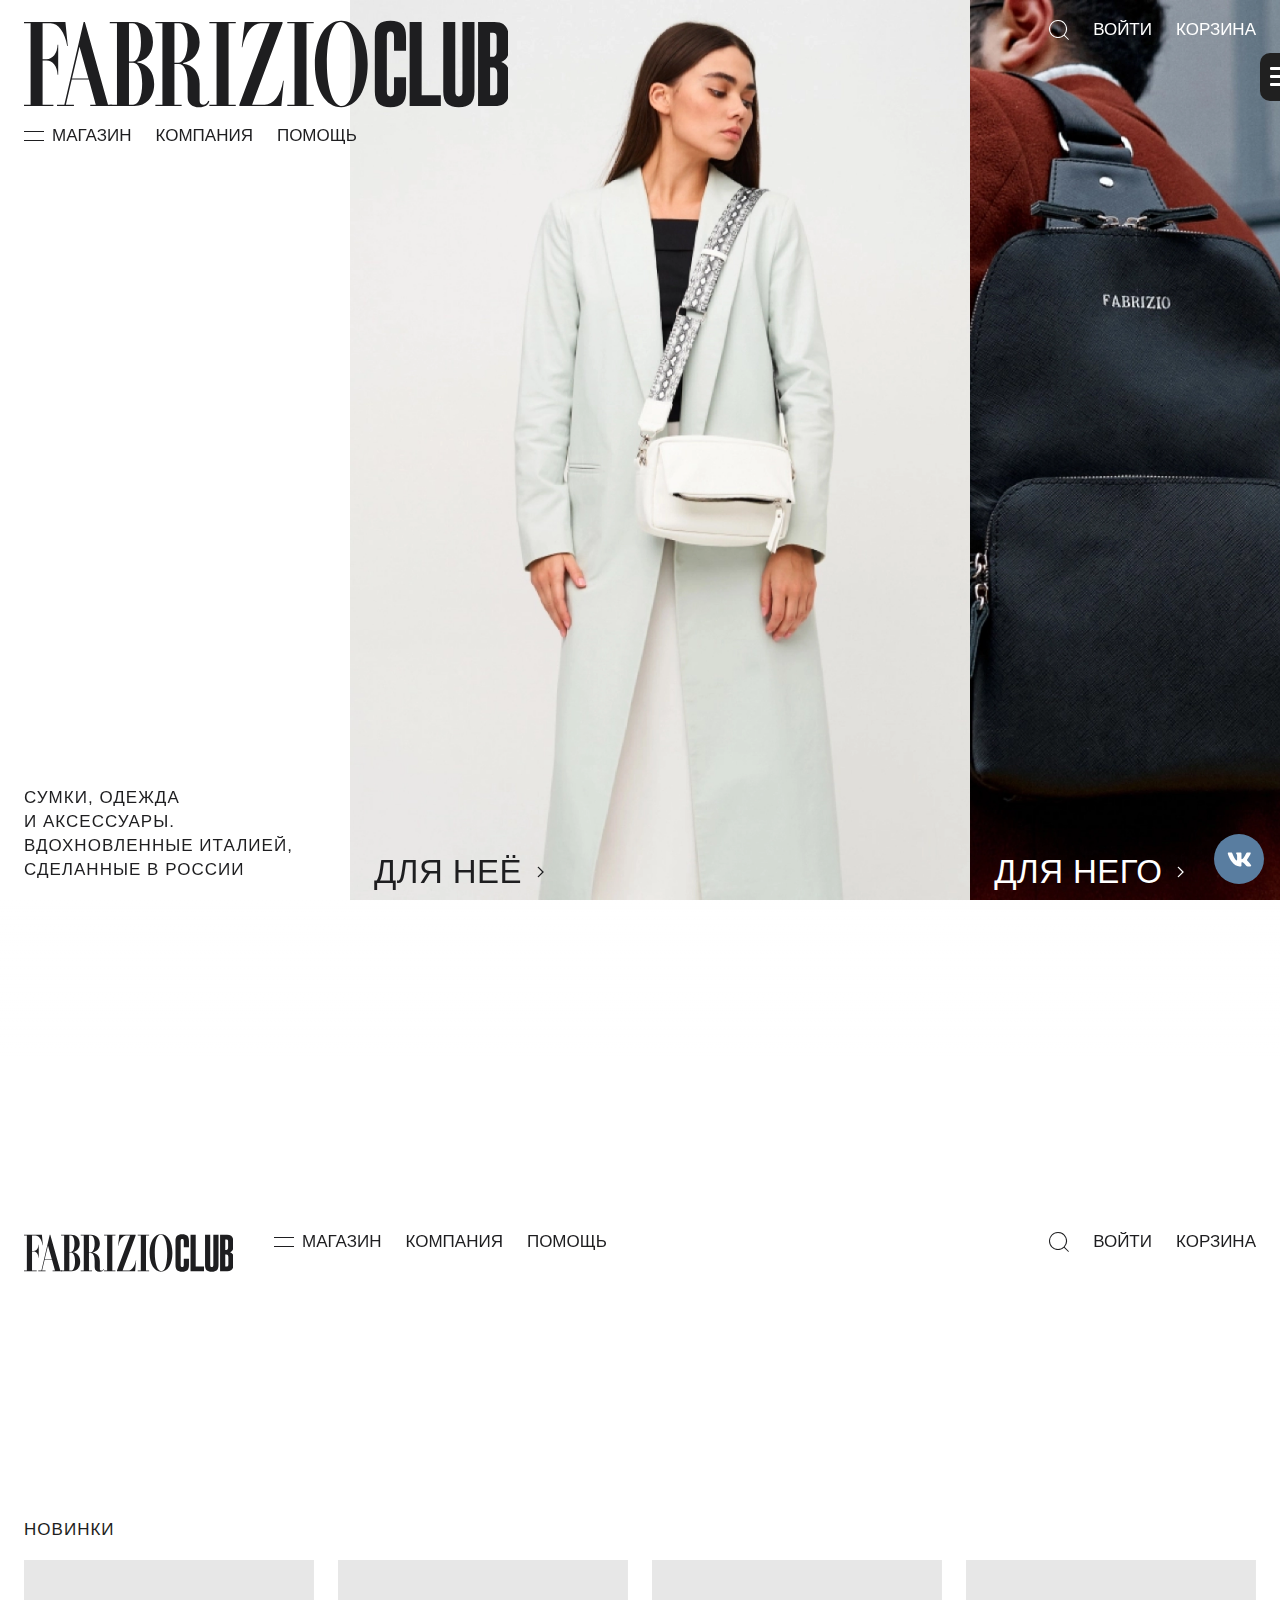
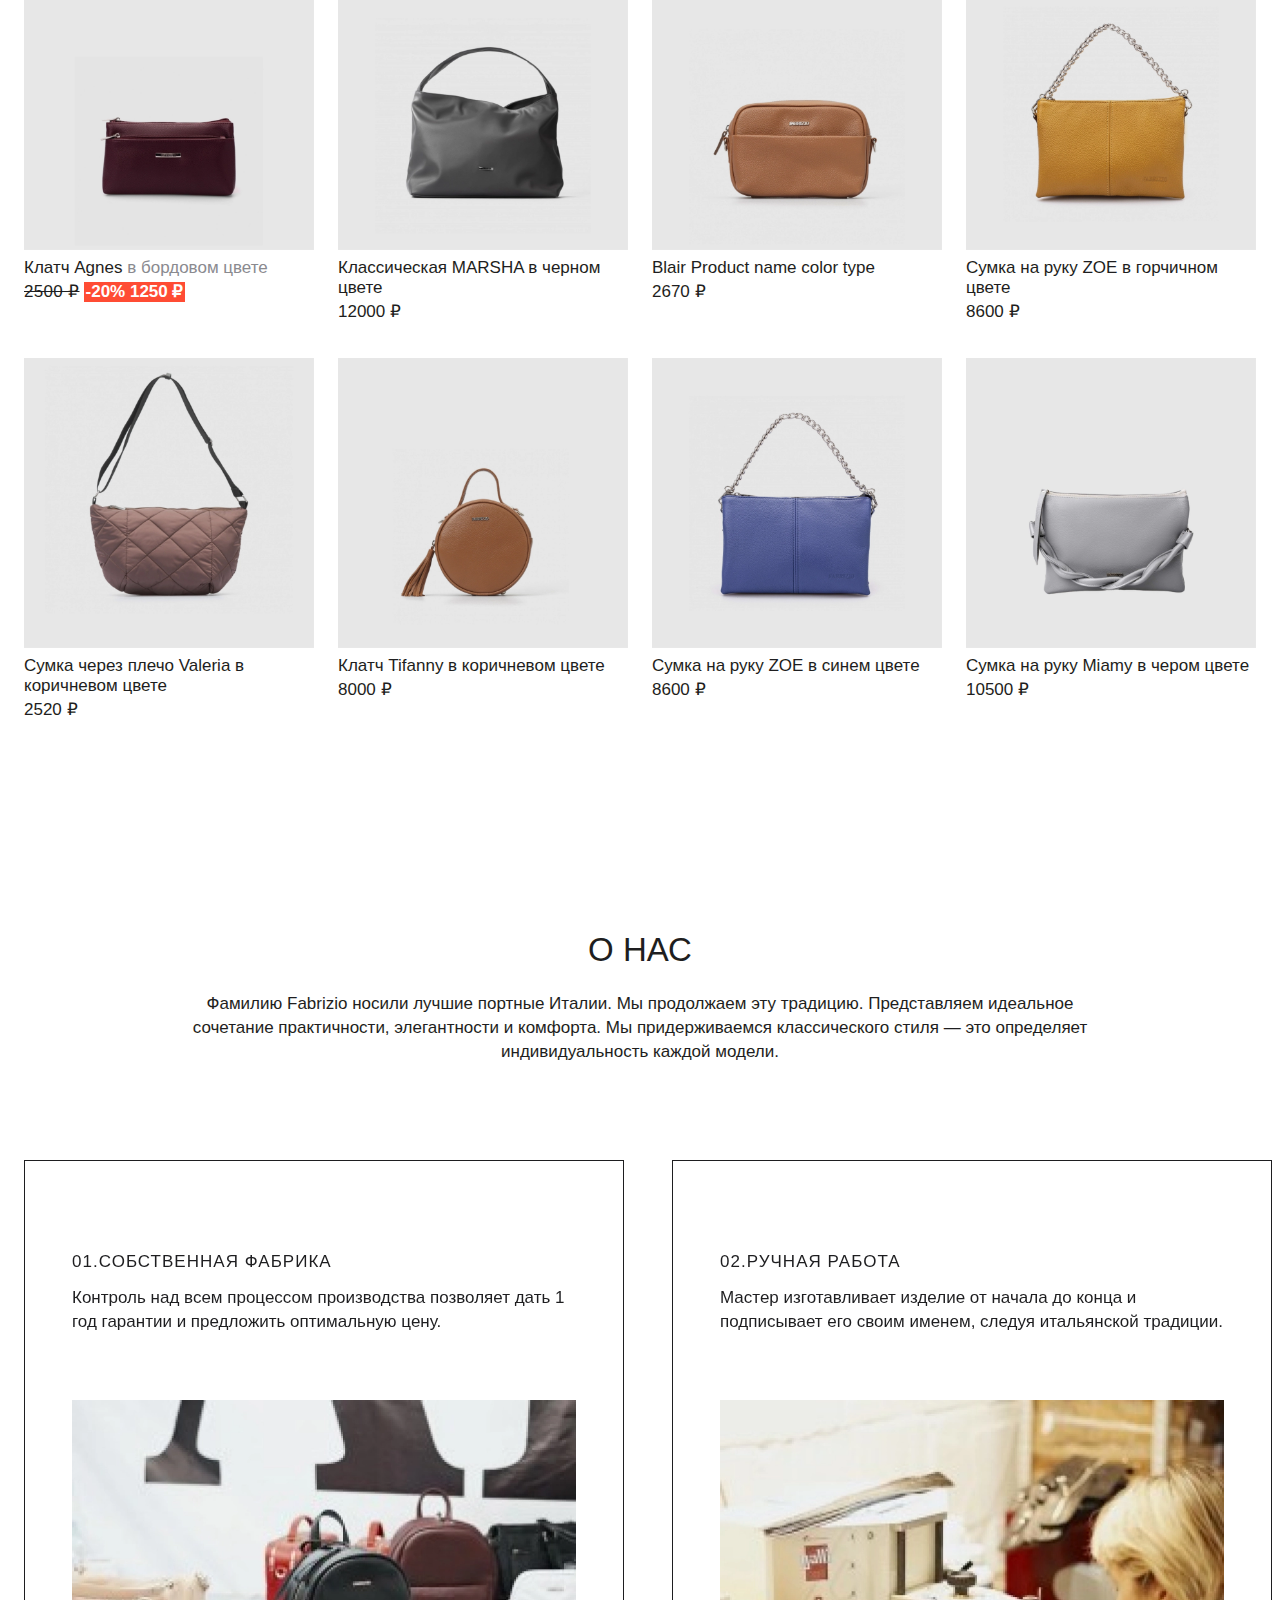
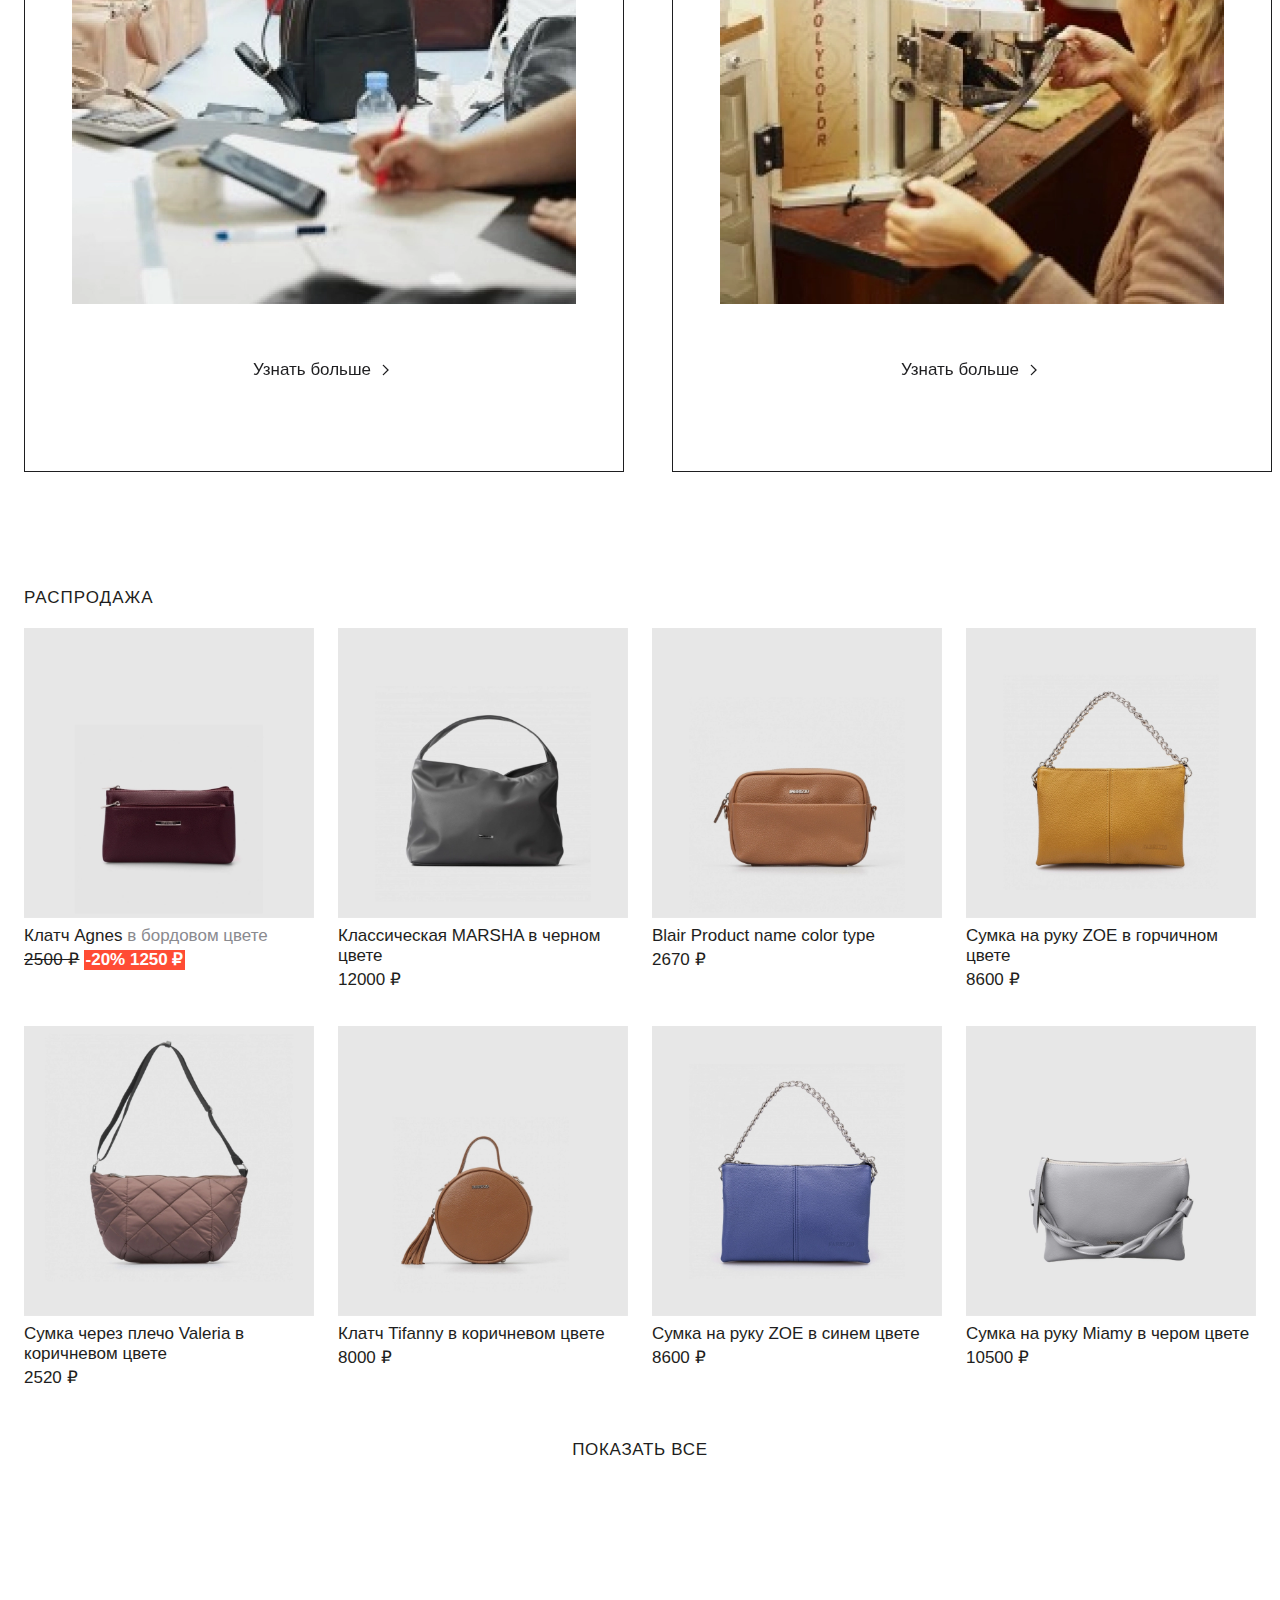
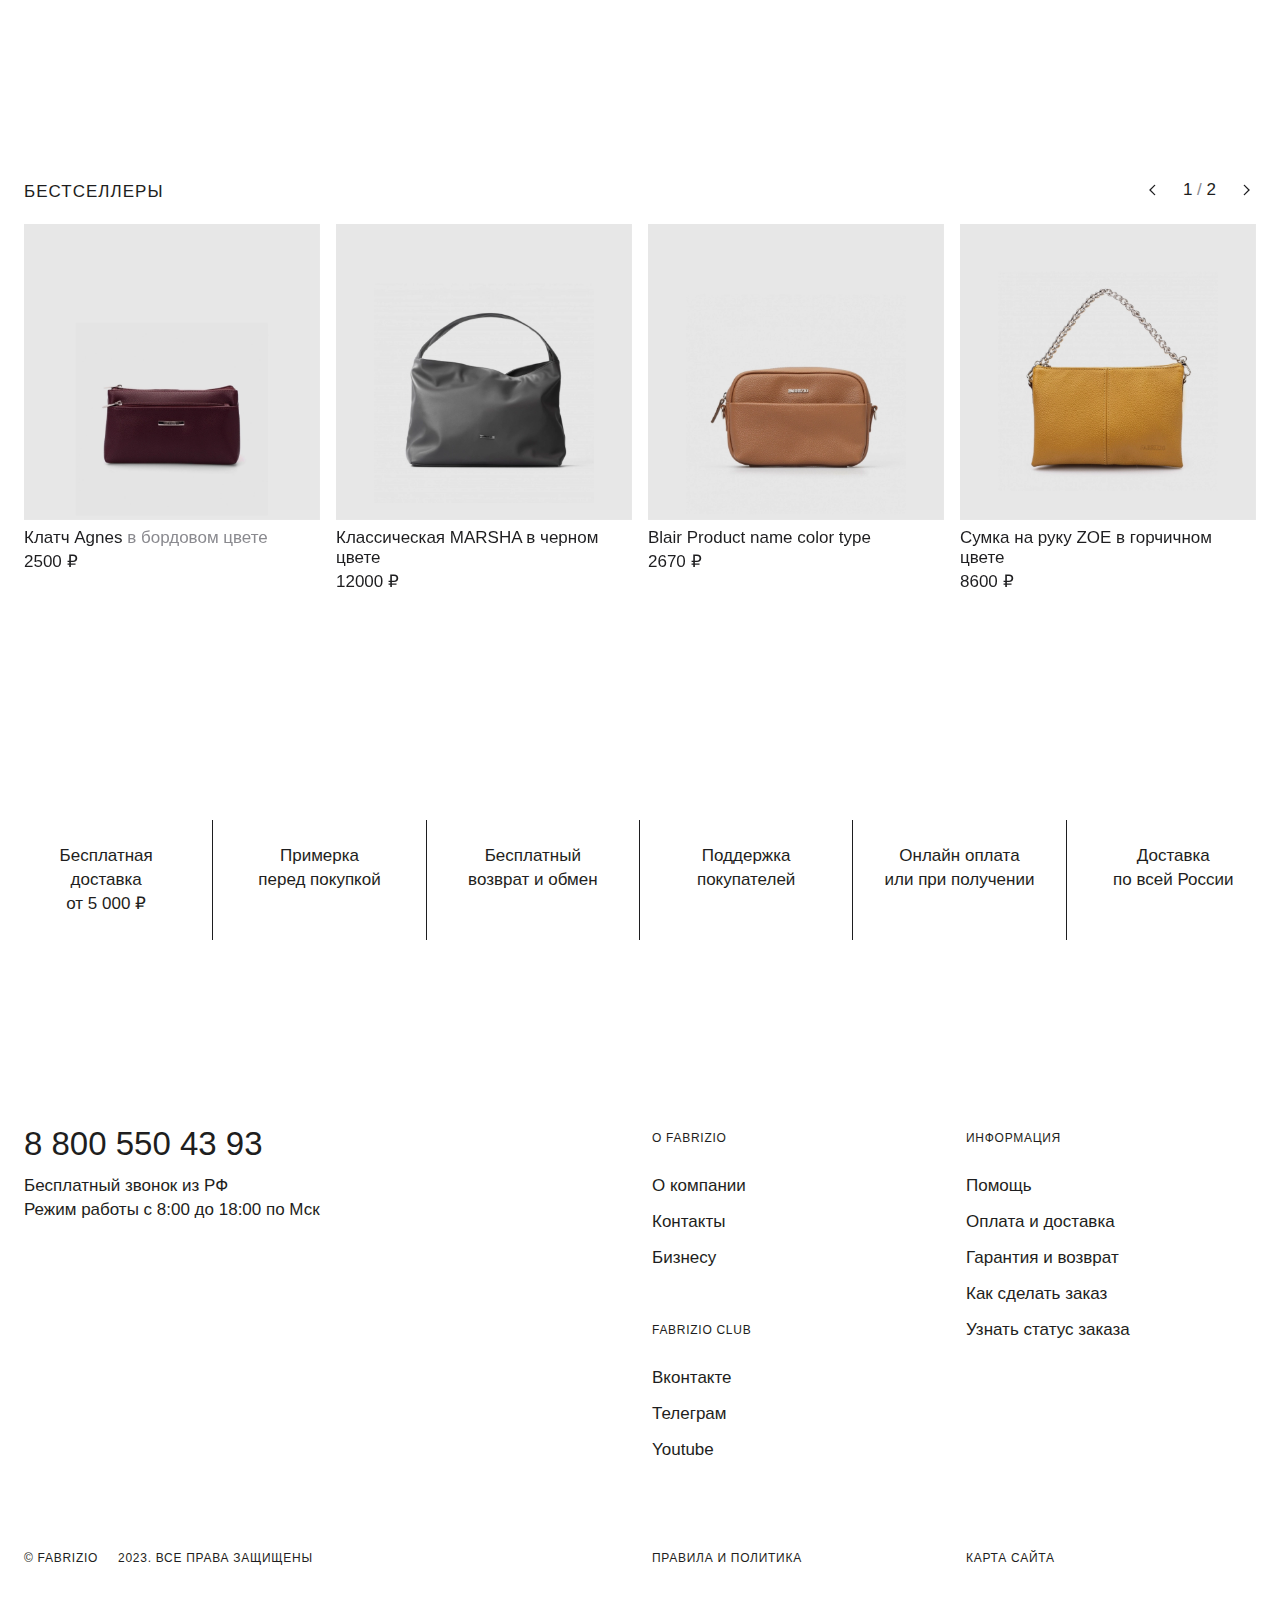
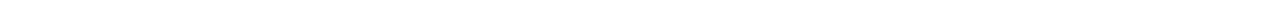
<file: index.html>
<!DOCTYPE html>
<html class="page" lang="ru">
  <head>
    <meta charset="utf-8">
    <meta name="viewport" content="width=device-width initial-scale=1">
    <meta name="format-detection" content="telephone=no">
    <meta name="format-detection" content="date=no">
    <meta name="format-detection" content="address=no">
    <meta name="format-detection" content="email=no">
    <link rel="icon" href="favicon/favicon.ico" sizes="any">
    <link rel="icon" href="favicon/icon.svg" type="image/svg+xml">
    <link rel="apple-touch-icon" href="favicon/apple-touch-icon.png">
    <link rel="manifest" href="favicon/site.webmanifest">
    <title>FABRIZIO</title>
    <link rel="preload" href="fonts/tt-interphases-pro-trial-variable-400.woff2" as="font" crossorigin="anonymous">
    <link rel="stylesheet" href="css/style.min.css?_v=20231223172133">
  </head>
  <body class="page__body">
    <div id="path" data-path="." hidden></div>
    <header class="header header--home  ">
      <div class="header__container container"><a class="header__logo" href=""><img src="img/content/logo.svg" alt="Логотип FABRIZIO" loading="lazy"></a>
        <ul class="header__list">
          <li class="header__item">
            <button class="header__menu-open" type="button" data-modal="modal-header" aria-label="Открыть магазин">
              <svg width="20" height="20" aria-hidden="true">
                <use xlink:href="img/sprite.svg#burger"></use>
              </svg><span>Магазин</span>
            </button>
          </li>
          <li class="header__item"><a class="header__link" href="">Компания</a></li>
          <li class="header__item"><a class="header__link" href="">Помощь</a></li>
        </ul>
        <div class="header__wrapper">
          <button class="header__button header__search-open" type="button" data-modal="modal-search" aria-label="Открыть поиск">
            <svg width="20" height="20" aria-hidden="true">
              <use xlink:href="img/sprite.svg#search"></use>
            </svg>
          </button>
          <button class="header__button header__login-open" type="button" data-modal="modal-login">Войти</button>
          <button class="header__button header__cart-open" type="button" data-modal="modal-cart">Корзина</button>
        </div>
      </div>
    </header>
    <div class="home-preview">
      <div class="home-preview__container container">
        <p class="home-preview__description">Сумки, одежда и&nbsp;аксессуары. Вдохновленные Италией, сделанные&nbsp;в&nbsp;России</p>
        <div class="home-preview__navigation"><a class="home-preview__logo"><img src="img/content/logo.svg" alt="" loading="lazy"></a>
          <ul class="home-preview__list">
            <li class="home-preview__item">
              <button class="home-preview__menu-open" type="button">
                <svg width="20" height="20" aria-hidden="true">
                  <use xlink:href="img/sprite.svg#burger"></use>
                </svg><span>Магазин</span>
              </button>
            </li>
            <li class="home-preview__item"><a class="home-preview__link" href="">Компания</a></li>
            <li class="home-preview__item"><a class="home-preview__link" href="">Помощь</a></li>
          </ul>
        </div>
        <div class="home-preview__wrapper">
          <button class="home-previewr__button home-preview__search-open" type="button">
            <svg width="20" height="20" aria-hidden="true">
              <use xlink:href="img/sprite.svg#search"></use>
            </svg>
          </button>
          <button class="home-preview__button home-preview__login-open" type="button">Войти</button>
          <button class="home-preview__button home-preview__cart-open" type="button">Корзина</button>
        </div>
        <div class="home-preview__cards-wrapper">
          <ul class="home-preview__cards">
            <li class="home-preview__card home-preview__card--light">
              <div class="home-preview__card-image">
                <picture>
                  <source srcset="img/content/home-preview-slide-01.webp" media="(min-width: 1024px)" type="image/webp">
                  <source srcset="img/content/home-preview-slide-01.jpg" media="(min-width: 1024px)">
                  <source srcset="img/content/home-preview-slide-01-t.webp" media="(min-width: 744px)" type="image/webp">
                  <source srcset="img/content/home-preview-slide-01-t.jpg" media="(min-width: 744x)">
                  <source srcset="img/content/home-preview-slide-01-m.webp" type="image/webp"><img src="img/content/home-preview-slide-01-m.jpg" alt="" loading="lazy">
                </picture>
              </div><a class="home-preview__card-link" href="">Для неё
                <svg width="20" height="20" aria-hidden="true">
                  <use xlink:href="img/sprite.svg#arrow-right"></use>
                </svg></a>
            </li>
            <li class="home-preview__card home-preview__card--dark">
              <div class="home-preview__card-image">
                <picture>
                  <source srcset="img/content/home-preview-slide-02.webp" media="(min-width: 1024px)" type="image/webp">
                  <source srcset="img/content/home-preview-slide-02.jpg" media="(min-width: 1024px)">
                  <source srcset="img/content/home-preview-slide-02-t.webp" media="(min-width: 744px)" type="image/webp">
                  <source srcset="img/content/home-preview-slide-02-t.jpg" media="(min-width: 744x)">
                  <source srcset="img/content/home-preview-slide-02-m.webp" type="image/webp"><img src="img/content/home-preview-slide-02-m.jpg" alt="" loading="lazy">
                </picture>
              </div><a class="home-preview__card-link" href="">Для него
                <svg width="20" height="20" aria-hidden="true">
                  <use xlink:href="img/sprite.svg#arrow-right"></use>
                </svg></a>
            </li>
          </ul>
        </div>
      </div>
    </div>
    <main class="main">
      <h1 class="visually-hidden">Главная страница компании FABRIZIO</h1>
      <section class="home-news product-cards">
        <div class="product-cards__container container">
          <h2 class="product-cards__heading">Новинки</h2>
          <ul class="product-cards__list">
            <li class="product-cards__item">
                  <div class="card">
                    <h3 class="card__heading"><a href="">Клатч Agnes <span>в бордовом цвете</span></a></h3>
                    <div class="card__values">
                      <p class="card__old">
                        <s>2500 ₽</s>
                      </p>
                      <p class="card__sale">-20% 1250 ₽</p>
                    </div>
                    <div class="card__image">
                      <picture>
                        <source srcset="img/content/card-image-01.webp" type="image/webp"><img src="img/content/card-image-01.jpg" alt="" loading="lazy">
                      </picture>
                      <picture>
                        <source srcset="img/content/card-image-02.webp" type="image/webp"><img src="img/content/card-image-02.jpg" alt="" loading="lazy">
                      </picture>
                    </div>
                  </div>
            </li>
            <li class="product-cards__item">
                  <div class="card">
                    <h3 class="card__heading"><a href="">Классическая MARSHA в черном цвете</a></h3>
                    <div class="card__values">
                      <p class="card__price">12000 ₽</p>
                    </div>
                    <div class="card__image">
                      <picture>
                        <source srcset="img/content/card-image-02.webp" type="image/webp"><img src="img/content/card-image-02.jpg" alt="" loading="lazy">
                      </picture>
                      <picture>
                        <source srcset="img/content/card-image-03.webp" type="image/webp"><img src="img/content/card-image-03.jpg" alt="" loading="lazy">
                      </picture>
                    </div>
                  </div>
            </li>
            <li class="product-cards__item">
                  <div class="card">
                    <h3 class="card__heading"><a href="">Blair Product name color type</a></h3>
                    <div class="card__values">
                      <p class="card__price">2670 ₽</p>
                    </div>
                    <div class="card__image">
                      <picture>
                        <source srcset="img/content/card-image-03.webp" type="image/webp"><img src="img/content/card-image-03.jpg" alt="" loading="lazy">
                      </picture>
                      <picture>
                        <source srcset="img/content/card-image-04.webp" type="image/webp"><img src="img/content/card-image-04.jpg" alt="" loading="lazy">
                      </picture>
                    </div>
                  </div>
            </li>
            <li class="product-cards__item">
                  <div class="card">
                    <h3 class="card__heading"><a href="">Сумка на руку ZOE в горчичном цвете</a></h3>
                    <div class="card__values">
                      <p class="card__price">8600 ₽</p>
                    </div>
                    <div class="card__image">
                      <picture>
                        <source srcset="img/content/card-image-04.webp" type="image/webp"><img src="img/content/card-image-04.jpg" alt="" loading="lazy">
                      </picture>
                      <picture>
                        <source srcset="img/content/card-image-05.webp" type="image/webp"><img src="img/content/card-image-05.jpg" alt="" loading="lazy">
                      </picture>
                    </div>
                  </div>
            </li>
            <li class="product-cards__item">
                  <div class="card">
                    <h3 class="card__heading"><a href="">Сумка через плечо Valeria в коричневом цвете</a></h3>
                    <div class="card__values">
                      <p class="card__price">2520 ₽</p>
                    </div>
                    <div class="card__image">
                      <picture>
                        <source srcset="img/content/card-image-05.webp" type="image/webp"><img src="img/content/card-image-05.jpg" alt="" loading="lazy">
                      </picture>
                      <picture>
                        <source srcset="img/content/card-image-06.webp" type="image/webp"><img src="img/content/card-image-06.jpg" alt="" loading="lazy">
                      </picture>
                    </div>
                  </div>
            </li>
            <li class="product-cards__item">
                  <div class="card">
                    <h3 class="card__heading"><a href="">Клатч Tifanny в коричневом цвете</a></h3>
                    <div class="card__values">
                      <p class="card__price">8000 ₽</p>
                    </div>
                    <div class="card__image">
                      <picture>
                        <source srcset="img/content/card-image-06.webp" type="image/webp"><img src="img/content/card-image-06.jpg" alt="" loading="lazy">
                      </picture>
                      <picture>
                        <source srcset="img/content/card-image-07.webp" type="image/webp"><img src="img/content/card-image-07.jpg" alt="" loading="lazy">
                      </picture>
                    </div>
                  </div>
            </li>
            <li class="product-cards__item">
                  <div class="card">
                    <h3 class="card__heading"><a href="">Сумка на руку ZOE в синем цвете</a></h3>
                    <div class="card__values">
                      <p class="card__price">8600 ₽</p>
                    </div>
                    <div class="card__image">
                      <picture>
                        <source srcset="img/content/card-image-07.webp" type="image/webp"><img src="img/content/card-image-07.jpg" alt="" loading="lazy">
                      </picture>
                      <picture>
                        <source srcset="img/content/card-image-08.webp" type="image/webp"><img src="img/content/card-image-08.jpg" alt="" loading="lazy">
                      </picture>
                    </div>
                  </div>
            </li>
            <li class="product-cards__item">
                  <div class="card">
                    <h3 class="card__heading"><a href="">Сумка на руку Miamy в чером цвете</a></h3>
                    <div class="card__values">
                      <p class="card__price">10500 ₽</p>
                    </div>
                    <div class="card__image">
                      <picture>
                        <source srcset="img/content/card-image-08.webp" type="image/webp"><img src="img/content/card-image-08.jpg" alt="" loading="lazy">
                      </picture>
                      <picture>
                        <source srcset="img/content/card-image-01.webp" type="image/webp"><img src="img/content/card-image-01.jpg" alt="" loading="lazy">
                      </picture>
                    </div>
                  </div>
            </li>
          </ul>
        </div>
      </section>
      <section class="home-about">
        <div class="home-about__container container">
          <h2 class="home-about__heading">О нас</h2>
          <p class="home-about__description">Фамилию Fabrizio носили лучшие портные Италии. Мы продолжаем эту традицию. Представляем идеальное сочетание практичности, элегантности и комфорта. Мы придерживаемся ​классического стиля — это определяет индивидуальность каждой модели.</p>
          <div class="home-about__swiper">
            <div class="swiper">
              <ul class="swiper-wrapper">
                <li class="swiper-slide">
                  <div class="about-step">
                    <h3 class="about-step__heading">Собственная фабрика</h3>
                    <p class="about-step__description">Контроль над всем процессом производства позволяет дать 1 год гарантии и предложить оптимальную цену.</p>
                    <div class="about-step__image">
                      <picture>
                        <source srcset="img/content/about-step-image-01.webp" type="image/webp"><img src="img/content/about-step-image-01.jpg" alt="" loading="lazy">
                      </picture>
                    </div><a class="about-step__link" href="">Узнать больше
                      <svg width="20" height="20" aria-hidden="true">
                        <use xlink:href="img/sprite.svg#arrow-right"></use>
                      </svg></a>
                  </div>
                </li>
                <li class="swiper-slide">
                  <div class="about-step">
                    <h3 class="about-step__heading">Ручная работа</h3>
                    <p class="about-step__description">Мастер изготавливает изделие от начала до конца и подписывает его своим именем, следуя итальянской традиции.</p>
                    <div class="about-step__image">
                      <picture>
                        <source srcset="img/content/about-step-image-02.webp" type="image/webp"><img src="img/content/about-step-image-02.jpg" alt="" loading="lazy">
                      </picture>
                    </div><a class="about-step__link" href="">Узнать больше
                      <svg width="20" height="20" aria-hidden="true">
                        <use xlink:href="img/sprite.svg#arrow-right"></use>
                      </svg></a>
                  </div>
                </li>
                <li class="swiper-slide">
                  <div class="about-step">
                    <h3 class="about-step__heading">Премиум Материалы</h3>
                    <p class="about-step__description">Используем натуральную кожу и высококачественные ткани от поставщиков с высокой репутацией.</p>
                    <div class="about-step__image">
                      <picture>
                        <source srcset="img/content/about-step-image-03.webp" type="image/webp"><img src="img/content/about-step-image-03.jpg" alt="" loading="lazy">
                      </picture>
                    </div><a class="about-step__link" href="">Узнать больше
                      <svg width="20" height="20" aria-hidden="true">
                        <use xlink:href="img/sprite.svg#arrow-right"></use>
                      </svg></a>
                  </div>
                </li>
              </ul>
            </div>
          </div>
        </div>
      </section>
      <section class="home-sales product-cards">
        <div class="product-cards__container container">
          <h2 class="product-cards__heading">Распродажа</h2>
          <ul class="product-cards__list">
            <li class="product-cards__item">
                  <div class="card">
                    <h3 class="card__heading"><a href="">Клатч Agnes <span>в бордовом цвете</span></a></h3>
                    <div class="card__values">
                      <p class="card__old">
                        <s>2500 ₽</s>
                      </p>
                      <p class="card__sale">-20% 1250 ₽</p>
                    </div>
                    <div class="card__image">
                      <picture>
                        <source srcset="img/content/card-image-01.webp" type="image/webp"><img src="img/content/card-image-01.jpg" alt="" loading="lazy">
                      </picture>
                      <picture>
                        <source srcset="img/content/card-image-02.webp" type="image/webp"><img src="img/content/card-image-02.jpg" alt="" loading="lazy">
                      </picture>
                    </div>
                  </div>
            </li>
            <li class="product-cards__item">
                  <div class="card">
                    <h3 class="card__heading"><a href="">Классическая MARSHA в черном цвете</a></h3>
                    <div class="card__values">
                      <p class="card__price">12000 ₽</p>
                    </div>
                    <div class="card__image">
                      <picture>
                        <source srcset="img/content/card-image-02.webp" type="image/webp"><img src="img/content/card-image-02.jpg" alt="" loading="lazy">
                      </picture>
                      <picture>
                        <source srcset="img/content/card-image-03.webp" type="image/webp"><img src="img/content/card-image-03.jpg" alt="" loading="lazy">
                      </picture>
                    </div>
                  </div>
            </li>
            <li class="product-cards__item">
                  <div class="card">
                    <h3 class="card__heading"><a href="">Blair Product name color type</a></h3>
                    <div class="card__values">
                      <p class="card__price">2670 ₽</p>
                    </div>
                    <div class="card__image">
                      <picture>
                        <source srcset="img/content/card-image-03.webp" type="image/webp"><img src="img/content/card-image-03.jpg" alt="" loading="lazy">
                      </picture>
                      <picture>
                        <source srcset="img/content/card-image-04.webp" type="image/webp"><img src="img/content/card-image-04.jpg" alt="" loading="lazy">
                      </picture>
                    </div>
                  </div>
            </li>
            <li class="product-cards__item">
                  <div class="card">
                    <h3 class="card__heading"><a href="">Сумка на руку ZOE в горчичном цвете</a></h3>
                    <div class="card__values">
                      <p class="card__price">8600 ₽</p>
                    </div>
                    <div class="card__image">
                      <picture>
                        <source srcset="img/content/card-image-04.webp" type="image/webp"><img src="img/content/card-image-04.jpg" alt="" loading="lazy">
                      </picture>
                      <picture>
                        <source srcset="img/content/card-image-05.webp" type="image/webp"><img src="img/content/card-image-05.jpg" alt="" loading="lazy">
                      </picture>
                    </div>
                  </div>
            </li>
            <li class="product-cards__item">
                  <div class="card">
                    <h3 class="card__heading"><a href="">Сумка через плечо Valeria в коричневом цвете</a></h3>
                    <div class="card__values">
                      <p class="card__price">2520 ₽</p>
                    </div>
                    <div class="card__image">
                      <picture>
                        <source srcset="img/content/card-image-05.webp" type="image/webp"><img src="img/content/card-image-05.jpg" alt="" loading="lazy">
                      </picture>
                      <picture>
                        <source srcset="img/content/card-image-06.webp" type="image/webp"><img src="img/content/card-image-06.jpg" alt="" loading="lazy">
                      </picture>
                    </div>
                  </div>
            </li>
            <li class="product-cards__item">
                  <div class="card">
                    <h3 class="card__heading"><a href="">Клатч Tifanny в коричневом цвете</a></h3>
                    <div class="card__values">
                      <p class="card__price">8000 ₽</p>
                    </div>
                    <div class="card__image">
                      <picture>
                        <source srcset="img/content/card-image-06.webp" type="image/webp"><img src="img/content/card-image-06.jpg" alt="" loading="lazy">
                      </picture>
                      <picture>
                        <source srcset="img/content/card-image-07.webp" type="image/webp"><img src="img/content/card-image-07.jpg" alt="" loading="lazy">
                      </picture>
                    </div>
                  </div>
            </li>
            <li class="product-cards__item">
                  <div class="card">
                    <h3 class="card__heading"><a href="">Сумка на руку ZOE в синем цвете</a></h3>
                    <div class="card__values">
                      <p class="card__price">8600 ₽</p>
                    </div>
                    <div class="card__image">
                      <picture>
                        <source srcset="img/content/card-image-07.webp" type="image/webp"><img src="img/content/card-image-07.jpg" alt="" loading="lazy">
                      </picture>
                      <picture>
                        <source srcset="img/content/card-image-08.webp" type="image/webp"><img src="img/content/card-image-08.jpg" alt="" loading="lazy">
                      </picture>
                    </div>
                  </div>
            </li>
            <li class="product-cards__item">
                  <div class="card">
                    <h3 class="card__heading"><a href="">Сумка на руку Miamy в чером цвете</a></h3>
                    <div class="card__values">
                      <p class="card__price">10500 ₽</p>
                    </div>
                    <div class="card__image">
                      <picture>
                        <source srcset="img/content/card-image-08.webp" type="image/webp"><img src="img/content/card-image-08.jpg" alt="" loading="lazy">
                      </picture>
                      <picture>
                        <source srcset="img/content/card-image-01.webp" type="image/webp"><img src="img/content/card-image-01.jpg" alt="" loading="lazy">
                      </picture>
                    </div>
                  </div>
            </li>
          </ul><a class="product-cards__more" href="">Показать все</a>
        </div>
      </section>
      <section class="home-bestsellers">
        <div class="home-bestsellers__container container">
          <h2 class="home-bestsellers__heading">Бестселлеры</h2>
          <div class="home-bestsellers__swiper-buttons">
            <button class="home-bestsellers__button swiper-button" type="button" aria-label="Предыдущий слайд">
              <svg width="20" height="20" aria-hidden="true">
                <use xlink:href="img/sprite.svg#arrow-left"></use>
              </svg>
            </button><span class="home-bestsellers__pagination swiper-pagination"></span>
            <button class="home-bestsellers__button swiper-button" type="button" aria-label="Следующий слайд">
              <svg width="20" height="20" aria-hidden="true">
                <use xlink:href="img/sprite.svg#arrow-right"></use>
              </svg>
            </button>
          </div>
          <div class="home-bestsellers__swiper">
            <div class="swiper">
              <ul class="swiper-wrapper">
                <li class="swiper-slide">
                      <div class="card">
                        <h3 class="card__heading"><a href="">Клатч Agnes <span>в бордовом цвете</span></a></h3>
                        <div class="card__values">
                          <p class="card__price">2500 ₽</p>
                        </div>
                        <div class="card__image">
                          <picture>
                            <source srcset="img/content/card-image-01.webp" type="image/webp"><img src="img/content/card-image-01.jpg" alt="" loading="lazy">
                          </picture>
                          <picture>
                            <source srcset="img/content/card-image-02.webp" type="image/webp"><img src="img/content/card-image-02.jpg" alt="" loading="lazy">
                          </picture>
                        </div>
                      </div>
                </li>
                <li class="swiper-slide">
                      <div class="card">
                        <h3 class="card__heading"><a href="">Классическая MARSHA в черном цвете</a></h3>
                        <div class="card__values">
                          <p class="card__price">12000 ₽</p>
                        </div>
                        <div class="card__image">
                          <picture>
                            <source srcset="img/content/card-image-02.webp" type="image/webp"><img src="img/content/card-image-02.jpg" alt="" loading="lazy">
                          </picture>
                          <picture>
                            <source srcset="img/content/card-image-03.webp" type="image/webp"><img src="img/content/card-image-03.jpg" alt="" loading="lazy">
                          </picture>
                        </div>
                      </div>
                </li>
                <li class="swiper-slide">
                      <div class="card">
                        <h3 class="card__heading"><a href="">Blair Product name color type</a></h3>
                        <div class="card__values">
                          <p class="card__price">2670 ₽</p>
                        </div>
                        <div class="card__image">
                          <picture>
                            <source srcset="img/content/card-image-03.webp" type="image/webp"><img src="img/content/card-image-03.jpg" alt="" loading="lazy">
                          </picture>
                          <picture>
                            <source srcset="img/content/card-image-04.webp" type="image/webp"><img src="img/content/card-image-04.jpg" alt="" loading="lazy">
                          </picture>
                        </div>
                      </div>
                </li>
                <li class="swiper-slide">
                      <div class="card">
                        <h3 class="card__heading"><a href="">Сумка на руку ZOE в горчичном цвете</a></h3>
                        <div class="card__values">
                          <p class="card__price">8600 ₽</p>
                        </div>
                        <div class="card__image">
                          <picture>
                            <source srcset="img/content/card-image-04.webp" type="image/webp"><img src="img/content/card-image-04.jpg" alt="" loading="lazy">
                          </picture>
                          <picture>
                            <source srcset="img/content/card-image-05.webp" type="image/webp"><img src="img/content/card-image-05.jpg" alt="" loading="lazy">
                          </picture>
                        </div>
                      </div>
                </li>
                <li class="swiper-slide">
                      <div class="card">
                        <h3 class="card__heading"><a href="">Сумка через плечо Valeria в коричневом цвете</a></h3>
                        <div class="card__values">
                          <p class="card__price">2520 ₽</p>
                        </div>
                        <div class="card__image">
                          <picture>
                            <source srcset="img/content/card-image-05.webp" type="image/webp"><img src="img/content/card-image-05.jpg" alt="" loading="lazy">
                          </picture>
                          <picture>
                            <source srcset="img/content/card-image-06.webp" type="image/webp"><img src="img/content/card-image-06.jpg" alt="" loading="lazy">
                          </picture>
                        </div>
                      </div>
                </li>
                <li class="swiper-slide">
                      <div class="card">
                        <h3 class="card__heading"><a href="">Клатч Tifanny в коричневом цвете</a></h3>
                        <div class="card__values">
                          <p class="card__price">8000 ₽</p>
                        </div>
                        <div class="card__image">
                          <picture>
                            <source srcset="img/content/card-image-06.webp" type="image/webp"><img src="img/content/card-image-06.jpg" alt="" loading="lazy">
                          </picture>
                          <picture>
                            <source srcset="img/content/card-image-07.webp" type="image/webp"><img src="img/content/card-image-07.jpg" alt="" loading="lazy">
                          </picture>
                        </div>
                      </div>
                </li>
                <li class="swiper-slide">
                      <div class="card">
                        <h3 class="card__heading"><a href="">Сумка на руку ZOE в синем цвете</a></h3>
                        <div class="card__values">
                          <p class="card__price">8600 ₽</p>
                        </div>
                        <div class="card__image">
                          <picture>
                            <source srcset="img/content/card-image-07.webp" type="image/webp"><img src="img/content/card-image-07.jpg" alt="" loading="lazy">
                          </picture>
                          <picture>
                            <source srcset="img/content/card-image-08.webp" type="image/webp"><img src="img/content/card-image-08.jpg" alt="" loading="lazy">
                          </picture>
                        </div>
                      </div>
                </li>
                <li class="swiper-slide">
                      <div class="card">
                        <h3 class="card__heading"><a href="">Сумка на руку Miamy в чером цвете</a></h3>
                        <div class="card__values">
                          <p class="card__price">10500 ₽</p>
                        </div>
                        <div class="card__image">
                          <picture>
                            <source srcset="img/content/card-image-08.webp" type="image/webp"><img src="img/content/card-image-08.jpg" alt="" loading="lazy">
                          </picture>
                          <picture>
                            <source srcset="img/content/card-image-01.webp" type="image/webp"><img src="img/content/card-image-01.jpg" alt="" loading="lazy">
                          </picture>
                        </div>
                      </div>
                </li>
              </ul>
            </div>
          </div>
        </div>
      </section>
      <section class="advantages">
        <div class="advantages__container container">
          <h2 class="visually-hidden">Преимущества</h2>
          <ul class="advantages__list">
            <li class="advantages__item">Бесплатная доставка <br> от 5&nbsp;000&nbsp;₽</li>
            <li class="advantages__item">Примерка <br> перед покупкой</li>
            <li class="advantages__item">Бесплатный <br> возврат и обмен</li>
            <li class="advantages__item">Поддержка <br> покупателей</li>
            <li class="advantages__item">Онлайн оплата <br> или при получении</li>
            <li class="advantages__item">Доставка <br> по всей России</li>
          </ul>
        </div>
      </section>
    </main>
    <footer class="footer">
      <div class="footer__container container">
        <div class="footer__top-wrap">
          <div class="footer__contacts"><a class="footer__phone" href="" data-phone><span>8 800 550 43 93</span></a>
            <p class="footer__text">Бесплатный звонок из РФ</p>
            <p class="footer__text">Режим работы с 8:00 до 18:00 по Мск</p>
          </div>
          <div class="footer__navigation-wrap">
            <div class="footer__navigation">
              <p class="footer__label">О Fabrizio</p>
              <ul class="footer__list">
                <li class="footer__item"><a class="footer__link" href="">О компании</a></li>
                <li class="footer__item"><a class="footer__link" href="">Контакты</a></li>
                <li class="footer__item"><a class="footer__link" href="">Бизнесу</a></li>
              </ul>
            </div>
            <div class="footer__navigation">
              <p class="footer__label">Fabrizio Club</p>
              <ul class="footer__list">
                <li class="footer__item"><a class="footer__link" href="">Вконтакте</a></li>
                <li class="footer__item"><a class="footer__link" href="">Телеграм</a></li>
                <li class="footer__item"><a class="footer__link" href="">Youtube</a></li>
              </ul>
            </div>
          </div>
          <div class="footer__navigation-wrap">
            <div class="footer__navigation">
              <p class="footer__label">Информация</p>
              <ul class="footer__list">
                <li class="footer__item"><a class="footer__link" href="">Помощь</a></li>
                <li class="footer__item"><a class="footer__link" href="">Оплата и доставка</a></li>
                <li class="footer__item"><a class="footer__link" href="">Гарантия и возврат</a></li>
                <li class="footer__item"><a class="footer__link" href="">Как сделать заказ</a></li>
                <li class="footer__item"><a class="footer__link" href="">Узнать статус заказа</a></li>
              </ul>
            </div>
          </div>
        </div>
        <div class="footer__bottom-wrap">
          <div class="footer__small-wrap">
            <p class="footer__small-text">© Fabrizio</p>
            <p class="footer__small-text">2023. Все права защищены</p>
          </div><a class="footer__small-text" href="">Правила и политика</a><a class="footer__small-text" href="">Карта сайта</a>
        </div>
      </div>
    </footer>
    <div class="footer-sticky">
      <button class="footer-sticky__cart" type="button" data-modal="modal-cart">Корзина 1</button>
    </div><a class="footer-social" href="" aria-label="Наш ВКонтакте">
      <svg width="25" height="25" aria-hidden="true">
        <use xlink:href="img/sprite.svg#vk"></use>
      </svg></a>
        <div class="modal" id="modal-header">
          <div class="modal__header">
            <div class="modal__header-wrap">
              <button class="modal__header-close modal-close" type="button" aria-label="Закрыть модальное окно">
                <svg width="20" height="20" aria-hidden="true">
                  <use xlink:href="img/sprite.svg#modal-close"></use>
                </svg>
              </button><a class="modal__header-logo"><img src="img/content/logo.svg" alt="" loading="lazy"></a>
              <button class="modal__header-search" type="button" aria-label="Открыть поиск">
                <svg width="20" height="20" aria-hidden="true">
                  <use xlink:href="img/sprite.svg#search"></use>
                </svg>
              </button>
            </div>
            <div class="modal-header">
              <div class="modal-header__categories">
                <button class="modal-header__category" type="button" aria-expanded="true">Женщинам</button>
                <button class="modal-header__category" type="button" aria-expanded="false">Мужчинам</button>
              </div>
              <ul class="modal-header__list">
                <li class="modal-header__item">
                  <button class="modal-header__button" aria-expanded="true">Сумки
                    <svg width="20" height="20" aria-hidden="true">
                      <use xlink:href="img/sprite.svg#minus"></use>
                    </svg>
                    <svg width="20" height="20" aria-hidden="true">
                      <use xlink:href="img/sprite.svg#plus"></use>
                    </svg>
                  </button>
                  <ul class="modal-header__links">
                    <li><a href="">Классические</a></li>
                    <li><a href="">Поясные</a></li>
                    <li><a href="">Сумки-рюкзаки</a></li>
                    <li><a href="">Рюкзаки</a></li>
                    <li><a href="">Клатчи</a></li>
                    <li><a href="">Сумка-портфель</a></li>
                    <li><a href="">Шопперы</a></li>
                    <li><a href="">Через плечо</a></li>
                    <li><a href="">Дорожные</a></li>
                    <li><a href="">Спортивные</a></li>
                  </ul><a class="modal-header__all" href="">Все сумки</a>
                </li>
                <li class="modal-header__item">
                  <button class="modal-header__button" aria-expanded="false">Аксессуары
                    <svg width="20" height="20" aria-hidden="true">
                      <use xlink:href="img/sprite.svg#minus"></use>
                    </svg>
                    <svg width="20" height="20" aria-hidden="true">
                      <use xlink:href="img/sprite.svg#plus"></use>
                    </svg>
                  </button>
                  <ul class="modal-header__links">
                    <li><a href="">Классические</a></li>
                    <li><a href="">Поясные</a></li>
                    <li><a href="">Сумки-рюкзаки</a></li>
                    <li><a href="">Рюкзаки</a></li>
                    <li><a href="">Клатчи</a></li>
                    <li><a href="">Сумка-портфель</a></li>
                    <li><a href="">Шопперы</a></li>
                    <li><a href="">Через плечо</a></li>
                    <li><a href="">Дорожные</a></li>
                    <li><a href="">Спортивные</a></li>
                  </ul>
                </li>
                <li class="modal-header__item">
                  <button class="modal-header__button" aria-expanded="false">Одежда
                    <svg width="20" height="20" aria-hidden="true">
                      <use xlink:href="img/sprite.svg#minus"></use>
                    </svg>
                    <svg width="20" height="20" aria-hidden="true">
                      <use xlink:href="img/sprite.svg#plus"></use>
                    </svg>
                  </button>
                  <ul class="modal-header__links">
                    <li><a href="">Классические</a></li>
                    <li><a href="">Поясные</a></li>
                    <li><a href="">Сумки-рюкзаки</a></li>
                    <li><a href="">Рюкзаки</a></li>
                    <li><a href="">Клатчи</a></li>
                    <li><a href="">Сумка-портфель</a></li>
                    <li><a href="">Шопперы</a></li>
                    <li><a href="">Через плечо</a></li>
                    <li><a href="">Дорожные</a></li>
                    <li><a href="">Спортивные</a></li>
                  </ul><a class="modal-header__all" href="">Все сумки</a>
                </li>
                <li class="modal-header__item">
                  <button class="modal-header__button modal-header__button--accent" aria-expanded="false">Скидки
                    <svg width="20" height="20" aria-hidden="true">
                      <use xlink:href="img/sprite.svg#minus"></use>
                    </svg>
                    <svg width="20" height="20" aria-hidden="true">
                      <use xlink:href="img/sprite.svg#plus"></use>
                    </svg>
                  </button>
                  <ul class="modal-header__links">
                    <li><a href="">Классические</a></li>
                    <li><a href="">Поясные</a></li>
                    <li><a href="">Сумки-рюкзаки</a></li>
                    <li><a href="">Рюкзаки</a></li>
                    <li><a href="">Клатчи</a></li>
                    <li><a href="">Сумка-портфель</a></li>
                    <li><a href="">Шопперы</a></li>
                    <li><a href="">Через плечо</a></li>
                    <li><a href="">Дорожные</a></li>
                    <li><a href="">Спортивные</a></li>
                  </ul>
                </li>
              </ul>
              <ul class="modal-header__pages">
                <li class="modal-header__page-item"><a class="modal-header__page-link" href="">О компании</a></li>
                <li class="modal-header__page-item"><a class="modal-header__page-link" href="">Контакты</a></li>
                <li class="modal-header__page-item"><a class="modal-header__page-link" href="">Помощь</a></li>
              </ul>
              <div class="modal-header__bottom-wrap">
                <p class="modal-header__region">Регион: Кировская обл</p>
                <button class="modal-header__login-open" type="button">Войти в личный кабинет</button>
              </div>
            </div>
          </div>
        </div>
        <div class="modal" id="modal-filters">
          <div class="modal__content modal__content--right">
            <div class="modal__top-wrap">
              <p class="modal__heading">Фильтры 2</p>
              <button class="modal__close modal-close" type="button" aria-label="Закрыть модальное окно">
                <svg width="20" height="20" aria-hidden="true">
                  <use xlink:href="img/sprite.svg#modal-close"></use>
                </svg>
              </button>
            </div>
            <form class="modal-filters" action="#" novalidate>
              <ul class="modal-filters__list">
                <li class="modal-filters__item">
                  <button class="modal-filters__button" type="button" aria-expanded="true">Цена
                    <svg width="20" height="20" aria-hidden="true">
                      <use xlink:href="img/sprite.svg#minus"></use>
                    </svg>
                    <svg width="20" height="20" aria-hidden="true">
                      <use xlink:href="img/sprite.svg#plus"></use>
                    </svg>
                  </button>
                  <div class="modal-filters__range-wrapper">
                    <p class="modal-filters__range-wrap">
                      <input class="modal-filters__range" id="filter-min" type="number" name="filter-min" value="1320" min="0" placeholder="0"> <span>₽</span>
                    </p>
                    <p class="modal-filters__range-wrap">
                      <input class="modal-filters__range" id="filter-max" type="number" name="filter-max" value="19320" max="50000" placeholder="50000"> <span>₽</span>
                    </p>
                    <div class="modal-filters__slider"></div>
                  </div>
                </li>
                <li class="modal-filters__item">
                  <div class="modal-filters__radio-field">
                    <input class="visually-hidden" id="filter-sale" name="sale" type="checkbox">
                    <label class="modal-filters__radio-label" for="filter-sale">% Распродажа</label>
                  </div>
                </li>
                <li class="modal-filters__item">
                  <button class="modal-filters__button" type="button" aria-expanded="false">Материал
                    <svg width="20" height="20" aria-hidden="true">
                      <use xlink:href="img/sprite.svg#minus"></use>
                    </svg>
                    <svg width="20" height="20" aria-hidden="true">
                      <use xlink:href="img/sprite.svg#plus"></use>
                    </svg>
                  </button>
                  <ul class="modal-filters__list1">
                    <li class="modal-filters__item1">
                      <div class="modal-filters__field1">
                        <input class="visually-hidden" id="filter1-1" name="material" type="checkbox">
                        <label class="modal-filters__label1" for="filter1-1">Кожа</label>
                      </div>
                    </li>
                    <li class="modal-filters__item1">
                      <div class="modal-filters__field1">
                        <input class="visually-hidden" id="filter1-2" name="material" type="checkbox">
                        <label class="modal-filters__label1" for="filter1-2">Искусственная кожа</label>
                      </div>
                    </li>
                    <li class="modal-filters__item1">
                      <div class="modal-filters__field1">
                        <input class="visually-hidden" id="filter1-3" name="material" type="checkbox">
                        <label class="modal-filters__label1" for="filter1-3">Экокожа</label>
                      </div>
                    </li>
                    <li class="modal-filters__item1">
                      <div class="modal-filters__field1">
                        <input class="visually-hidden" id="filter1-4" name="material" type="checkbox">
                        <label class="modal-filters__label1" for="filter1-4">Ткань</label>
                      </div>
                    </li>
                    <li class="modal-filters__item1">
                      <div class="modal-filters__field1">
                        <input class="visually-hidden" id="filter1-5" name="material" type="checkbox">
                        <label class="modal-filters__label1" for="filter1-5">Нейлон</label>
                      </div>
                    </li>
                  </ul>
                </li>
                <li class="modal-filters__item">
                  <button class="modal-filters__button" type="button" aria-expanded="false">Типы сумок
                    <svg width="20" height="20" aria-hidden="true">
                      <use xlink:href="img/sprite.svg#minus"></use>
                    </svg>
                    <svg width="20" height="20" aria-hidden="true">
                      <use xlink:href="img/sprite.svg#plus"></use>
                    </svg>
                  </button>
                  <ul class="modal-filters__list2">
                    <li class="modal-filters__item2">
                      <div class="modal-filters__field2">
                        <input class="visually-hidden" id="filter4-1" type="checkbox" name="type">
                        <label class="modal-filters__label2" for="filter4-1">Классические</label>
                      </div>
                    </li>
                    <li class="modal-filters__item2">
                      <div class="modal-filters__field2">
                        <input class="visually-hidden" id="filter4-2" type="checkbox" name="type">
                        <label class="modal-filters__label2" for="filter4-2">Поясные</label>
                      </div>
                    </li>
                    <li class="modal-filters__item2">
                      <div class="modal-filters__field2">
                        <input class="visually-hidden" id="filter4-3" type="checkbox" name="type">
                        <label class="modal-filters__label2" for="filter4-3">Сумки-рюкзаки</label>
                      </div>
                    </li>
                    <li class="modal-filters__item2">
                      <div class="modal-filters__field2">
                        <input class="visually-hidden" id="filter4-4" type="checkbox" name="type">
                        <label class="modal-filters__label2" for="filter4-4">Рюкзаки</label>
                      </div>
                    </li>
                    <li class="modal-filters__item2">
                      <div class="modal-filters__field2">
                        <input class="visually-hidden" id="filter4-5" type="checkbox" name="type">
                        <label class="modal-filters__label2" for="filter4-5">Клатчи</label>
                      </div>
                    </li>
                    <li class="modal-filters__item2">
                      <div class="modal-filters__field2">
                        <input class="visually-hidden" id="filter4-6" type="checkbox" name="type">
                        <label class="modal-filters__label2" for="filter4-6">Сумка-портфель</label>
                      </div>
                    </li>
                    <li class="modal-filters__item2">
                      <div class="modal-filters__field2">
                        <input class="visually-hidden" id="filter4-7" type="checkbox" name="type">
                        <label class="modal-filters__label2" for="filter4-7">Шопперы</label>
                      </div>
                    </li>
                    <li class="modal-filters__item2">
                      <div class="modal-filters__field2">
                        <input class="visually-hidden" id="filter4-8" type="checkbox" name="type">
                        <label class="modal-filters__label2" for="filter4-8">На руку</label>
                      </div>
                    </li>
                    <li class="modal-filters__item2">
                      <div class="modal-filters__field2">
                        <input class="visually-hidden" id="filter4-9" type="checkbox" name="type">
                        <label class="modal-filters__label2" for="filter4-9">Через плечо</label>
                      </div>
                    </li>
                    <li class="modal-filters__item2">
                      <div class="modal-filters__field2">
                        <input class="visually-hidden" id="filter4-10" type="checkbox" name="type">
                        <label class="modal-filters__label2" for="filter4-10">Дорожные</label>
                      </div>
                    </li>
                    <li class="modal-filters__item2">
                      <div class="modal-filters__field2">
                        <input class="visually-hidden" id="filter4-11" type="checkbox" name="type">
                        <label class="modal-filters__label2" for="filter4-11">Спортивные</label>
                      </div>
                    </li>
                  </ul>
                </li>
                <li class="modal-filters__item">
                  <button class="modal-filters__button" type="button" aria-expanded="false">Цвет
                    <svg width="20" height="20" aria-hidden="true">
                      <use xlink:href="img/sprite.svg#minus"></use>
                    </svg>
                    <svg width="20" height="20" aria-hidden="true">
                      <use xlink:href="img/sprite.svg#plus"></use>
                    </svg>
                  </button>
                  <ul class="modal-filters__list1">
                    <li class="modal-filters__item1">
                      <div class="modal-filters__field1">
                        <input class="visually-hidden" id="filter5-1" name="color" type="checkbox">
                        <label class="modal-filters__label1" for="filter5-1">Красный</label>
                      </div>
                    </li>
                    <li class="modal-filters__item1">
                      <div class="modal-filters__field1">
                        <input class="visually-hidden" id="filter5-2" name="color" type="checkbox">
                        <label class="modal-filters__label1" for="filter5-2">Зеленый</label>
                      </div>
                    </li>
                    <li class="modal-filters__item1">
                      <div class="modal-filters__field1">
                        <input class="visually-hidden" id="filter5-3" name="color" type="checkbox">
                        <label class="modal-filters__label1" for="filter5-3">Синий</label>
                      </div>
                    </li>
                    <li class="modal-filters__item1">
                      <div class="modal-filters__field1">
                        <input class="visually-hidden" id="filter5-4" name="color" type="checkbox">
                        <label class="modal-filters__label1" for="filter5-4">Бежевый</label>
                      </div>
                    </li>
                    <li class="modal-filters__item1">
                      <div class="modal-filters__field1">
                        <input class="visually-hidden" id="filter5-5" name="color" type="checkbox">
                        <label class="modal-filters__label1" for="filter5-5">Черный</label>
                      </div>
                    </li>
                    <li class="modal-filters__item1">
                      <div class="modal-filters__field1">
                        <input class="visually-hidden" id="filter5-6" name="color" type="checkbox">
                        <label class="modal-filters__label1" for="filter5-6">Белый</label>
                      </div>
                    </li>
                    <li class="modal-filters__item1">
                      <div class="modal-filters__field1">
                        <input class="visually-hidden" id="filter5-7" name="color" type="checkbox">
                        <label class="modal-filters__label1" for="filter5-7">Оранжевый</label>
                      </div>
                    </li>
                    <li class="modal-filters__item1">
                      <div class="modal-filters__field1">
                        <input class="visually-hidden" id="filter5-8" name="color" type="checkbox">
                        <label class="modal-filters__label1" for="filter5-8">Бордовый</label>
                      </div>
                    </li>
                    <li class="modal-filters__item1">
                      <div class="modal-filters__field1">
                        <input class="visually-hidden" id="filter5-9" name="color" type="checkbox">
                        <label class="modal-filters__label1" for="filter5-9">Фиолетовый</label>
                      </div>
                    </li>
                  </ul>
                </li>
                <li class="modal-filters__item">
                  <button class="modal-filters__button" type="button" aria-expanded="false">Размер
                    <svg width="20" height="20" aria-hidden="true">
                      <use xlink:href="img/sprite.svg#minus"></use>
                    </svg>
                    <svg width="20" height="20" aria-hidden="true">
                      <use xlink:href="img/sprite.svg#plus"></use>
                    </svg>
                  </button>
                  <ul class="modal-filters__list2">
                    <li class="modal-filters__item2">
                      <div class="modal-filters__field2">
                        <input class="visually-hidden" id="filter6-1" type="checkbox" name="size">
                        <label class="modal-filters__label2" for="filter6-1">Классические</label>
                      </div>
                    </li>
                    <li class="modal-filters__item2">
                      <div class="modal-filters__field2">
                        <input class="visually-hidden" id="filter6-2" type="checkbox" name="size">
                        <label class="modal-filters__label2" for="filter6-2">Поясные</label>
                      </div>
                    </li>
                    <li class="modal-filters__item2">
                      <div class="modal-filters__field2">
                        <input class="visually-hidden" id="filter6-3" type="checkbox" name="size">
                        <label class="modal-filters__label2" for="filter6-3">Сумки-рюкзаки</label>
                      </div>
                    </li>
                    <li class="modal-filters__item2">
                      <div class="modal-filters__field2">
                        <input class="visually-hidden" id="filter6-4" type="checkbox" name="size">
                        <label class="modal-filters__label2" for="filter6-4">Рюкзаки</label>
                      </div>
                    </li>
                  </ul>
                </li>
                <li class="modal-filters__item">
                  <button class="modal-filters__button" type="button" aria-expanded="false">Форма
                    <svg width="20" height="20" aria-hidden="true">
                      <use xlink:href="img/sprite.svg#minus"></use>
                    </svg>
                    <svg width="20" height="20" aria-hidden="true">
                      <use xlink:href="img/sprite.svg#plus"></use>
                    </svg>
                  </button>
                  <ul class="modal-filters__list2">
                    <li class="modal-filters__item2">
                      <div class="modal-filters__field2">
                        <input class="visually-hidden" id="filter7-1" type="checkbox" name="form">
                        <label class="modal-filters__label2" for="filter7-1">Классические</label>
                      </div>
                    </li>
                    <li class="modal-filters__item2">
                      <div class="modal-filters__field2">
                        <input class="visually-hidden" id="filter7-2" type="checkbox" name="form">
                        <label class="modal-filters__label2" for="filter7-2">Поясные</label>
                      </div>
                    </li>
                    <li class="modal-filters__item2">
                      <div class="modal-filters__field2">
                        <input class="visually-hidden" id="filter7-3" type="checkbox" name="form">
                        <label class="modal-filters__label2" for="filter7-3">Сумки-рюкзаки</label>
                      </div>
                    </li>
                    <li class="modal-filters__item2">
                      <div class="modal-filters__field2">
                        <input class="visually-hidden" id="filter7-4" type="checkbox" name="form">
                        <label class="modal-filters__label2" for="filter7-4">Рюкзаки</label>
                      </div>
                    </li>
                  </ul>
                </li>
                <li class="modal-filters__item">
                  <button class="modal-filters__button" type="button" aria-expanded="false">По назначению
                    <svg width="20" height="20" aria-hidden="true">
                      <use xlink:href="img/sprite.svg#minus"></use>
                    </svg>
                    <svg width="20" height="20" aria-hidden="true">
                      <use xlink:href="img/sprite.svg#plus"></use>
                    </svg>
                  </button>
                  <ul class="modal-filters__list2">
                    <li class="modal-filters__item2">
                      <div class="modal-filters__field2">
                        <input class="visually-hidden" id="filter8-1" type="checkbox" name="naz">
                        <label class="modal-filters__label2" for="filter8-1">Классические</label>
                      </div>
                    </li>
                    <li class="modal-filters__item2">
                      <div class="modal-filters__field2">
                        <input class="visually-hidden" id="filter8-2" type="checkbox" name="naz">
                        <label class="modal-filters__label2" for="filter8-2">Поясные</label>
                      </div>
                    </li>
                    <li class="modal-filters__item2">
                      <div class="modal-filters__field2">
                        <input class="visually-hidden" id="filter8-3" type="checkbox" name="naz">
                        <label class="modal-filters__label2" for="filter8-3">Сумки-рюкзаки</label>
                      </div>
                    </li>
                    <li class="modal-filters__item2">
                      <div class="modal-filters__field2">
                        <input class="visually-hidden" id="filter8-4" type="checkbox" name="naz">
                        <label class="modal-filters__label2" for="filter8-4">Рюкзаки</label>
                      </div>
                    </li>
                  </ul>
                </li>
                <li class="modal-filters__item">
                  <button class="modal-filters__button" type="button" aria-expanded="false">Стиль
                    <svg width="20" height="20" aria-hidden="true">
                      <use xlink:href="img/sprite.svg#minus"></use>
                    </svg>
                    <svg width="20" height="20" aria-hidden="true">
                      <use xlink:href="img/sprite.svg#plus"></use>
                    </svg>
                  </button>
                  <ul class="modal-filters__list2">
                    <li class="modal-filters__item2">
                      <div class="modal-filters__field2">
                        <input class="visually-hidden" id="filter9-1" type="checkbox" name="style">
                        <label class="modal-filters__label2" for="filter9-1">Классические</label>
                      </div>
                    </li>
                    <li class="modal-filters__item2">
                      <div class="modal-filters__field2">
                        <input class="visually-hidden" id="filter9-2" type="checkbox" name="style">
                        <label class="modal-filters__label2" for="filter9-2">Поясные</label>
                      </div>
                    </li>
                    <li class="modal-filters__item2">
                      <div class="modal-filters__field2">
                        <input class="visually-hidden" id="filter9-3" type="checkbox" name="style">
                        <label class="modal-filters__label2" for="filter9-3">Сумки-рюкзаки</label>
                      </div>
                    </li>
                    <li class="modal-filters__item2">
                      <div class="modal-filters__field2">
                        <input class="visually-hidden" id="filter9-4" type="checkbox" name="style">
                        <label class="modal-filters__label2" for="filter9-4">Рюкзаки</label>
                      </div>
                    </li>
                  </ul>
                </li>
                <li class="modal-filters__item">
                  <button class="modal-filters__button" type="button" aria-expanded="false">Тип ручек
                    <svg width="20" height="20" aria-hidden="true">
                      <use xlink:href="img/sprite.svg#minus"></use>
                    </svg>
                    <svg width="20" height="20" aria-hidden="true">
                      <use xlink:href="img/sprite.svg#plus"></use>
                    </svg>
                  </button>
                  <ul class="modal-filters__list2">
                    <li class="modal-filters__item2">
                      <div class="modal-filters__field2">
                        <input class="visually-hidden" id="filter10-1" type="checkbox" name="ruch">
                        <label class="modal-filters__label2" for="filter10-1">Классические</label>
                      </div>
                    </li>
                    <li class="modal-filters__item2">
                      <div class="modal-filters__field2">
                        <input class="visually-hidden" id="filter10-2" type="checkbox" name="ruch">
                        <label class="modal-filters__label2" for="filter10-2">Поясные</label>
                      </div>
                    </li>
                    <li class="modal-filters__item2">
                      <div class="modal-filters__field2">
                        <input class="visually-hidden" id="filter10-3" type="checkbox" name="ruch">
                        <label class="modal-filters__label2" for="filter10-3">Сумки-рюкзаки</label>
                      </div>
                    </li>
                    <li class="modal-filters__item2">
                      <div class="modal-filters__field2">
                        <input class="visually-hidden" id="filter10-4" type="checkbox" name="ruch">
                        <label class="modal-filters__label2" for="filter10-4">Рюкзаки</label>
                      </div>
                    </li>
                  </ul>
                </li>
              </ul>
              <button class="modal-filters__submit button-accent" type="submit">Применить <span>2</span></button>
            </form>
          </div>
        </div>
        <div class="modal" id="modal-search">
          <div class="modal__content modal__content--right">
            <div class="modal__top-wrap">
              <p class="modal__heading">Поиск</p>
              <button class="modal__close modal-close" type="button" aria-label="Закрыть модальное окно">
                <svg width="20" height="20" aria-hidden="true">
                  <use xlink:href="img/sprite.svg#modal-close"></use>
                </svg>
              </button>
            </div>
            <div class="modal__wrapper">
              <form class="modal__search-form" action="#" novalidate>
                    <div class="modal__field-search field">
                      <input class="field__input" id="modal-search-search" type="text" name="search" placeholder="Что ищете?">
                      <label class="visually-hidden" for="modal-search-search">Что ищете?</label><span class="field__error"></span>
                      <button class="field__search-submit" type="submit">
                        <svg width="20" height="20" aria-hidden="true">
                          <use xlink:href="img/sprite.svg#arrow-right"></use>
                        </svg>
                      </button>
                      <button class="field__search-reset" type="reset">
                        <svg width="16" height="16" aria-hidden="true">
                          <use xlink:href="img/sprite.svg#modal-close"></use>
                        </svg>
                      </button>
                    </div>
                <p class="modal__search-label">Популярные запросы</p>
                <ul class="modal__search-list">
                  <li class="modal__search-item"><a href="">Шоппер</a></li>
                  <li class="modal__search-item"><a href="">Клатч</a></li>
                  <li class="modal__search-item"><a href="">Для телефона</a></li>
                  <li class="modal__search-item"><a href="">На длинном ремне</a></li>
                  <li class="modal__search-item"><a href="">Бежевые</a></li>
                </ul>
              </form>
            </div>
          </div>
        </div>
        <div class="modal" id="modal-login">
          <div class="modal__content modal__content--right">
            <div class="modal__top-wrap">
              <p class="modal__heading">Вход в личный кабинет / Создание профиля</p>
              <button class="modal__close modal-close" type="button" aria-label="Закрыть модальное окно">
                <svg width="20" height="20" aria-hidden="true">
                  <use xlink:href="img/sprite.svg#modal-close"></use>
                </svg>
              </button>
            </div>
            <div class="modal__wrapper">
              <form class="modal__login-form" action="#" data-form novalidate>
                    <div class="modal__field-phone field field--required">
                      <input class="field__input validate-phone required" id="modal-form-phone" type="tel" name="phone" placeholder=" ">
                      <label class="field__label" for="modal-form-phone">Номер телефона</label><span class="field__error"></span>
                    </div>
                <button class="modal__login-submit button-alternate" type="submit">Продолжить</button>
              </form>
            </div>
          </div>
        </div>
        <div class="modal" id="modal-cart">
          <div class="modal__content modal__content--right">
            <div class="modal__top-wrap">
              <p class="modal__heading">Корзина 2</p>
              <button class="modal__close modal-close" type="button" aria-label="Закрыть модальное окно">
                <svg width="20" height="20" aria-hidden="true">
                  <use xlink:href="img/sprite.svg#modal-close"></use>
                </svg>
              </button>
            </div>
            <div class="modal__wrapper">
              <ul class="modal__cart-list">
                <li class="modal__cart-item">
                  <div class="modal__cart-image">
                    <picture>
                      <source srcset="img/content/card-image-01.jpg" type="image/webp"><img src="img/content/card-image-01.jpg" alt="" loading="lazy">
                    </picture>
                  </div>
                  <dl class="modal__cart-terms">
                    <div class="modal__cart-term">
                      <dt>Название</dt>
                      <dd>Ember</dd>
                    </div>
                    <div class="modal__cart-term">
                      <dt>Материал</dt>
                      <dd>Текстиль</dd>
                    </div>
                    <div class="modal__cart-term">
                      <dt>Цвет</dt>
                      <dd>Красный</dd>
                    </div>
                  </dl>
                  <div class="modal__cart-wrapper">
                    <div class="modal__cart-stepper stepper">
                      <button class="stepper__button" aria-label="Уменьшить на 1">
                        <svg width="16" height="16" aria-hidden="true">
                          <use xlink:href="img/sprite.svg#minus"></use>
                        </svg>
                      </button>
                      <input class="stepper__count" type="number" value="1" min="0">
                      <button class="stepper__button" aria-label="Увеличить на 1">
                        <svg width="16" height="16" aria-hidden="true">
                          <use xlink:href="img/sprite.svg#plus"></use>
                        </svg>
                      </button>
                    </div>
                    <p class="modal__cart-price">3 310 ₽</p>
                  </div>
                </li>
                <li class="modal__cart-item">
                  <div class="modal__cart-image">
                    <picture>
                      <source srcset="img/content/card-image-02.jpg" type="image/webp"><img src="img/content/card-image-02.jpg" alt="" loading="lazy">
                    </picture>
                  </div>
                  <dl class="modal__cart-terms">
                    <div class="modal__cart-term">
                      <dt>Название</dt>
                      <dd>EVA</dd>
                    </div>
                    <div class="modal__cart-term">
                      <dt>Материал</dt>
                      <dd>Натуральная кожа</dd>
                    </div>
                    <div class="modal__cart-term">
                      <dt>Цвет</dt>
                      <dd>Черная</dd>
                    </div>
                  </dl>
                  <div class="modal__cart-wrapper">
                    <div class="modal__cart-stepper stepper">
                      <button class="stepper__button" aria-label="Уменьшить на 1">
                        <svg width="16" height="16" aria-hidden="true">
                          <use xlink:href="img/sprite.svg#minus"></use>
                        </svg>
                      </button>
                      <input class="stepper__count" type="number" value="1" min="0">
                      <button class="stepper__button" aria-label="Увеличить на 1">
                        <svg width="16" height="16" aria-hidden="true">
                          <use xlink:href="img/sprite.svg#plus"></use>
                        </svg>
                      </button>
                    </div>
                    <p class="modal__cart-price">11 230 ₽</p>
                  </div>
                </li>
              </ul>
              <div class="modal__cart-result">
                <div class="modal__cart-info">
                  <p>Без учета возможной стоимости доставки</p>
                  <p>Итого <span>14 540 ₽</span></p>
                </div><a class="modal__cart-link button-accent" href="">Перейти к оформлению</a>
              </div>
            </div>
          </div>
        </div>
        <div class="modal" id="modal-product-1">
          <div class="modal__content modal__content--left">
            <div class="modal__top-wrap">
              <p class="modal__heading">Характеристики</p>
              <button class="modal__close modal-close" type="button" aria-label="Закрыть модальное окно">
                <svg width="20" height="20" aria-hidden="true">
                  <use xlink:href="img/sprite.svg#modal-close"></use>
                </svg>
              </button>
            </div>
            <div class="modal__product modal__product--1">
              <div class="modal__product-image">
                <picture>
                  <source srcset="img/content/modal-product-01.jpg" type="image/webp"><img src="img/content/modal-product-01.jpg" alt="" loading="lazy">
                </picture>
              </div>
              <dl class="modal__product-terms">
                <div class="modal__product-term">
                  <dt>Габариты</dt>
                  <dd>Ш 20см <br> Г 6см <br> В 12см</dd>
                </div>
                <div class="modal__product-term">
                  <dt>Фурнитура</dt>
                  <dd>Металлическая, хромированная</dd>
                </div>
                <div class="modal__product-term">
                  <dt>Материал</dt>
                  <dd>Натуральная кожа</dd>
                </div>
                <div class="modal__product-term">
                  <dt>Карманы</dt>
                  <dd>Внутренний карман на молнии. Два внутренних кармана под смартфон и другие аксессуары.</dd>
                </div>
                <div class="modal__product-term">
                  <dt>Подклада</dt>
                  <dd>Полиэстр</dd>
                </div>
                <div class="modal__product-term">
                  <dt>Цвет</dt>
                  <dd>Жёлтый</dd>
                </div>
              </dl>
            </div>
          </div>
        </div>
        <div class="modal" id="modal-product-2">
          <div class="modal__content modal__content--left">
            <div class="modal__top-wrap">
              <p class="modal__heading">Доставка и оплата</p>
              <button class="modal__close modal-close" type="button" aria-label="Закрыть модальное окно">
                <svg width="20" height="20" aria-hidden="true">
                  <use xlink:href="img/sprite.svg#modal-close"></use>
                </svg>
              </button>
            </div>
            <div class="modal__product modal__product--2">
              <ul class="modal__product-list">
                <li class="modal__product-item">
                  <p class="modal__product-label">Доставка: Кировская обл</p>
                  <dl class="modal__product-terms">
                    <div class="modal__product-term">
                      <dt>Пункты  выдачи</dt>
                      <dd>Если сумма заказа меньше 5000 ₽, стоимость доставки 500 ₽, если больше 5000 ₽ — 4 дня</dd>
                    </div>
                    <div class="modal__product-term">
                      <dt>Курьерская доставка</dt>
                      <dd>200 ₽ — 3 дня</dd>
                    </div>
                    <div class="modal__product-term">
                      <dt>Самовывоз</dt>
                      <dd>Бесплатно (Из шоу-рума в г. Киров) — сегодня.</dd>
                    </div>
                  </dl>
                </li>
                <li class="modal__product-item">
                  <p class="modal__product-label">Варианты оплаты</p>
                  <ul class="modal__product-sublist">
                    <li class="modal__product-subitem">Банковской картой</li>
                    <li class="modal__product-subitem">Наличными при получении</li>
                  </ul>
                </li>
              </ul>
            </div>
          </div>
        </div>
        <div class="modal" id="modal-product-3">
          <div class="modal__content modal__content--left">
            <div class="modal__top-wrap">
              <p class="modal__heading">Порядок обмена и возврата</p>
              <button class="modal__close modal-close" type="button" aria-label="Закрыть модальное окно">
                <svg width="20" height="20" aria-hidden="true">
                  <use xlink:href="img/sprite.svg#modal-close"></use>
                </svg>
              </button>
            </div>
            <div class="modal__product modal__product--3">
              <div class="modal__product-content">
                <p>Возврат или обмен товара ненадлежащего качества осуществляется в соответствии со статьями 18-24 Федерального Закона «О защите прав потребителей».</p>
                <ol>
                  <li>
                    <p>Сообщить нам о возврате или обмене на почту <a href="mailto:bagfabrizio@gmail.com">bagfabrizio@gmail.com</a> Пожалуйста, кратко опишите Вашу ситуацию (сообщите номер заказа), чтобы мы могли оперативно Вам ответить.</p>
                    <ol>
                      <li>У товара обнаружен брак или Вы хотите вернуть товар надлежащего качества?</li>
                      <li>Вы хотите обменять товар или вернуть денежные средства.</li>
                      <li>В случае обнаружения ненадлежащего качества, по возможности, приложите фотографию.</li>
                    </ol>
                  </li>
                  <li>
                    <p>Скачать и заполнить заявление на возврат</p>
                    <ul>
                      <li><a href="">Заявление на возврат товара надлежащего качества</a></li>
                      <li><a href="">Заявление на возврат товара ненадлежащего качества</a></li>
                    </ul>
                  </li>
                  <li>
                    <p>Дождаться ответа нашей компании на Ваше обращение. Мы ответим на Ваше письмо в течение 2-х рабочих дней, и сообщим как и куда можно осуществить возврат. Осуществить возврат можно двумя способами: самостоятельно привезти товар к нам, либо отправить Почтой России.</p>
                  </li>
                  <li>
                    <p>Осуществить возврат. Перед возвратом, проверьте, пожалуйста, полную комплектность товара. Приложите заявление, кассовый и товарный чеки.</p>
                  </li>
                  <li>
                    <p>Получить денежные средства или товар для обмена. В случае приезда к нам в офис обмен или возврат денежных средств производится на месте. В случае отправки Почтой России в течение 10 дней с момента получения нами товара.</p>
                  </li>
                </ol><a class="modal__product-more" href="">Узнать больше</a>
              </div>
            </div>
          </div>
        </div>
        <div class="modal" id="modal-product-4">
          <div class="modal__content modal__content--left">
            <div class="modal__top-wrap">
              <p class="modal__heading">Гарантия качества</p>
              <button class="modal__close modal-close" type="button" aria-label="Закрыть модальное окно">
                <svg width="20" height="20" aria-hidden="true">
                  <use xlink:href="img/sprite.svg#modal-close"></use>
                </svg>
              </button>
            </div>
            <div class="modal__product modal__product--4">
              <div class="modal__product-image">
                <picture>
                  <source srcset="img/content/modal-product-04.jpg" type="image/webp"><img src="img/content/modal-product-04.jpg" alt="" loading="lazy">
                </picture>
              </div>
              <p class="modal__product-big-label">Гарантия 365 дней</p>
              <div class="modal__product-content">
                <p>При покупке Вы получаете гарантийный талон, в котором указаны сроки возврата товара при определенных обстоятельствах.</p>
                <p>Если возникили сомнения в натуральности кожи, Вы можете отнести её на независимую экспертизу и при обнаружении ненатуральности кожи, мы вернём двойную её стоимость.</p>
                <p>Товары FABRIZIO, изготовленные по специальному заказу, возврату не подлежат. Обмен возможен только в случае обнаружения брака на изделии, ошибки в тексте или дизайне принта по вине производства.</p>
              </div>
            </div>
          </div>
        </div>
    <script src="js/bundle.min.js?_v=20231223172133"></script>
    <script src="js/switcher.js?_v=20231223172133"></script>
  </body>
</html>
</file>
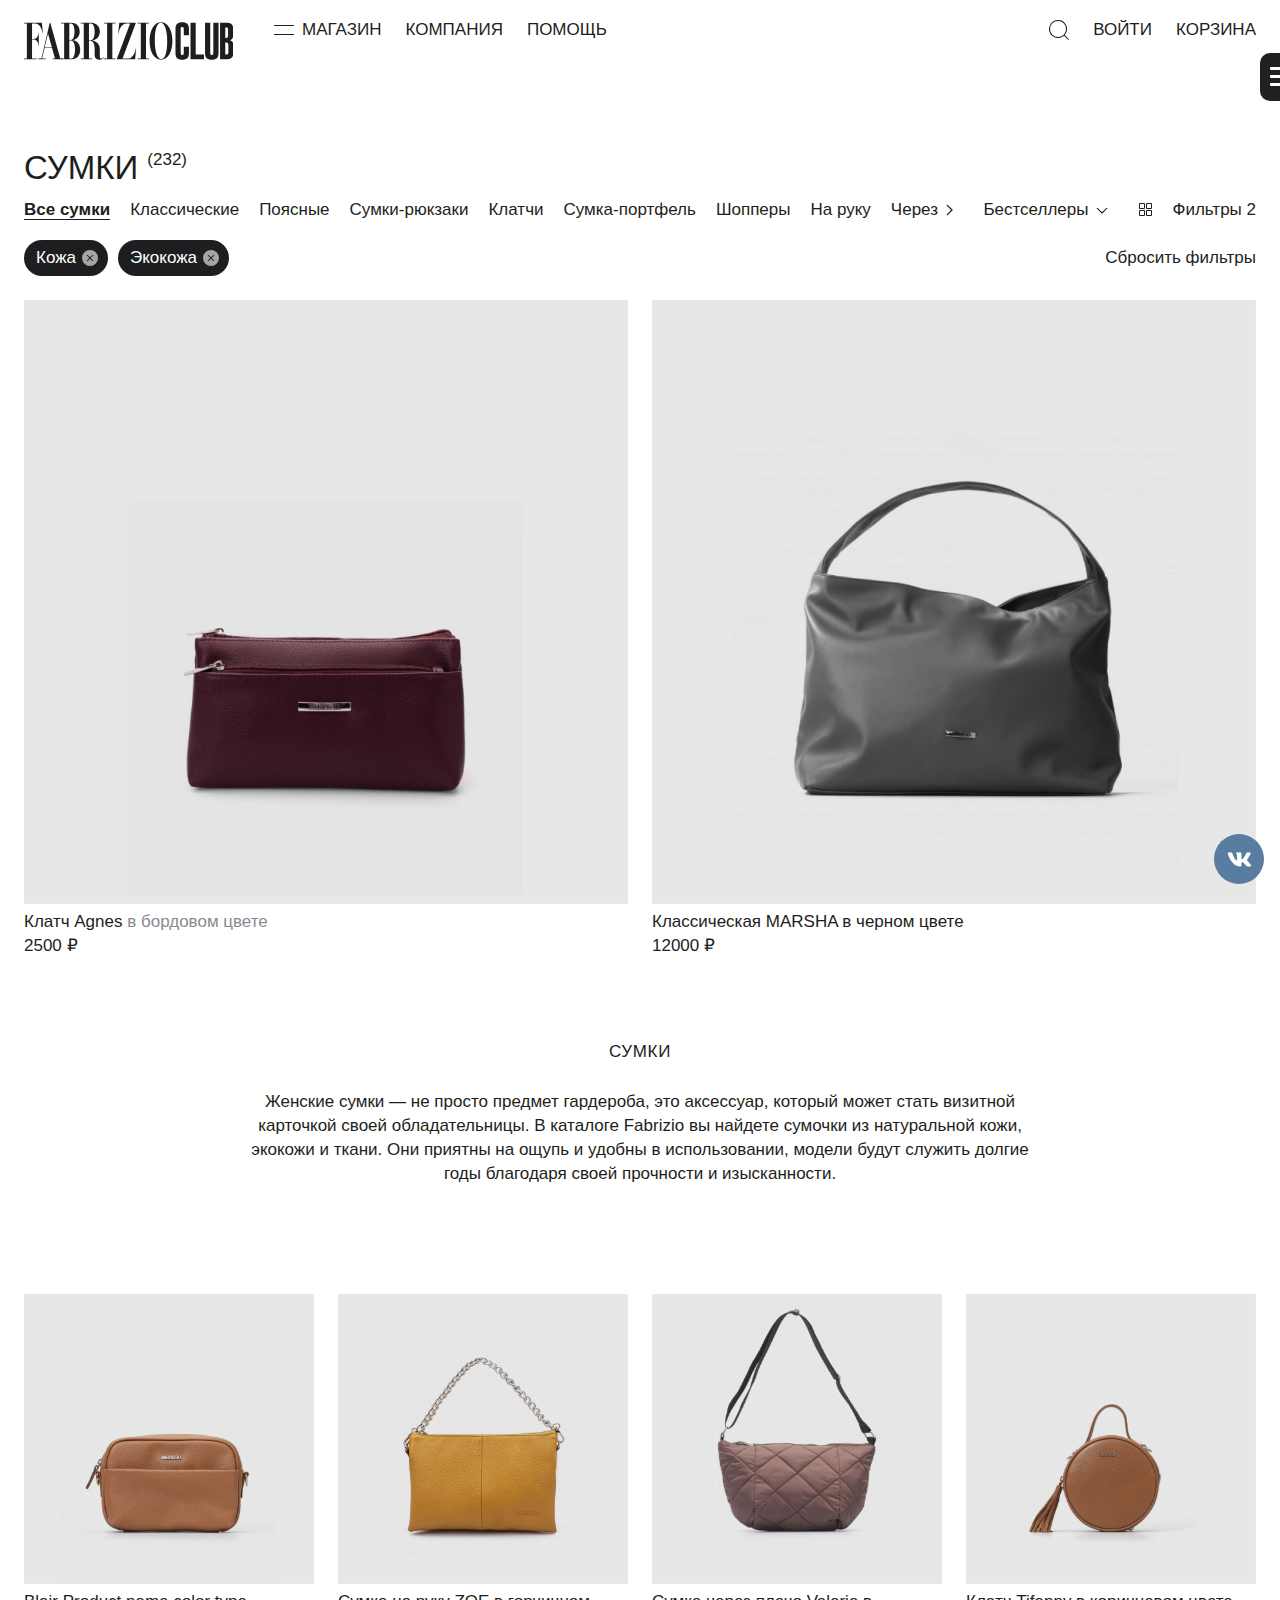
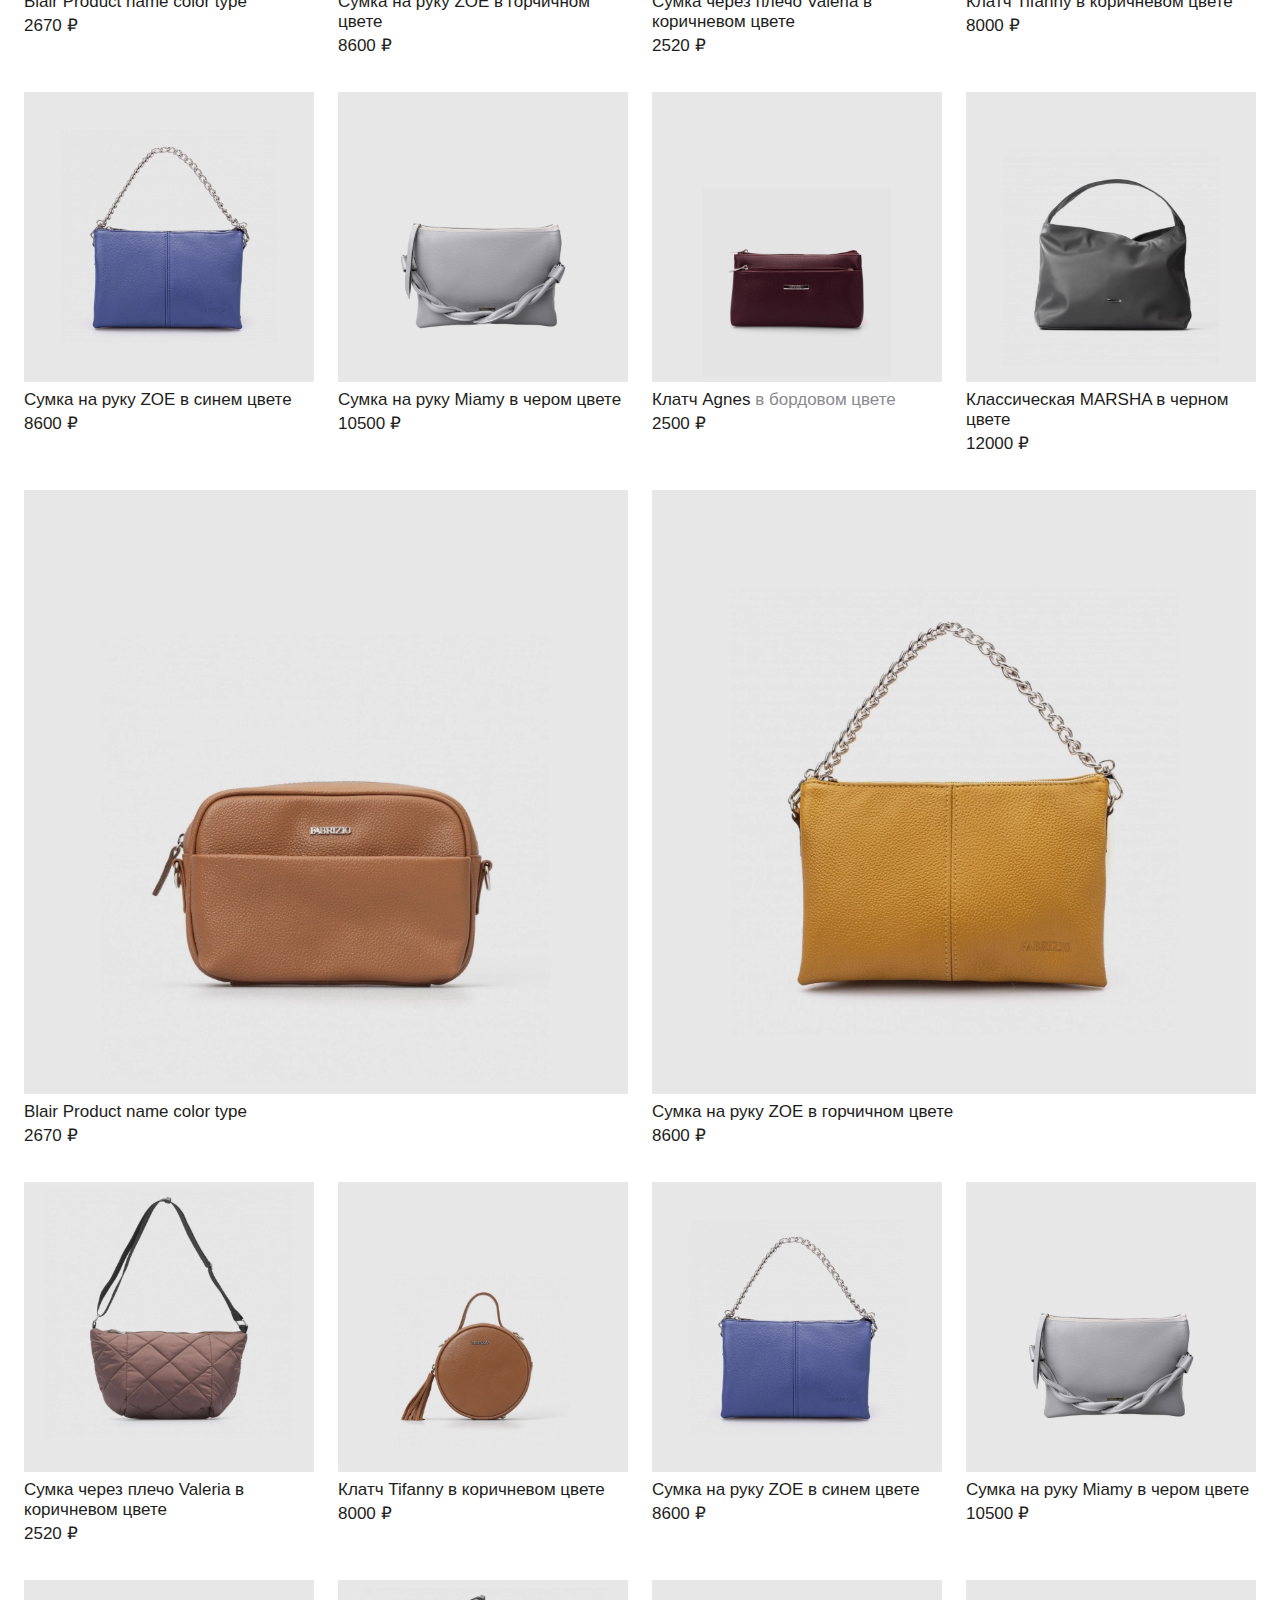
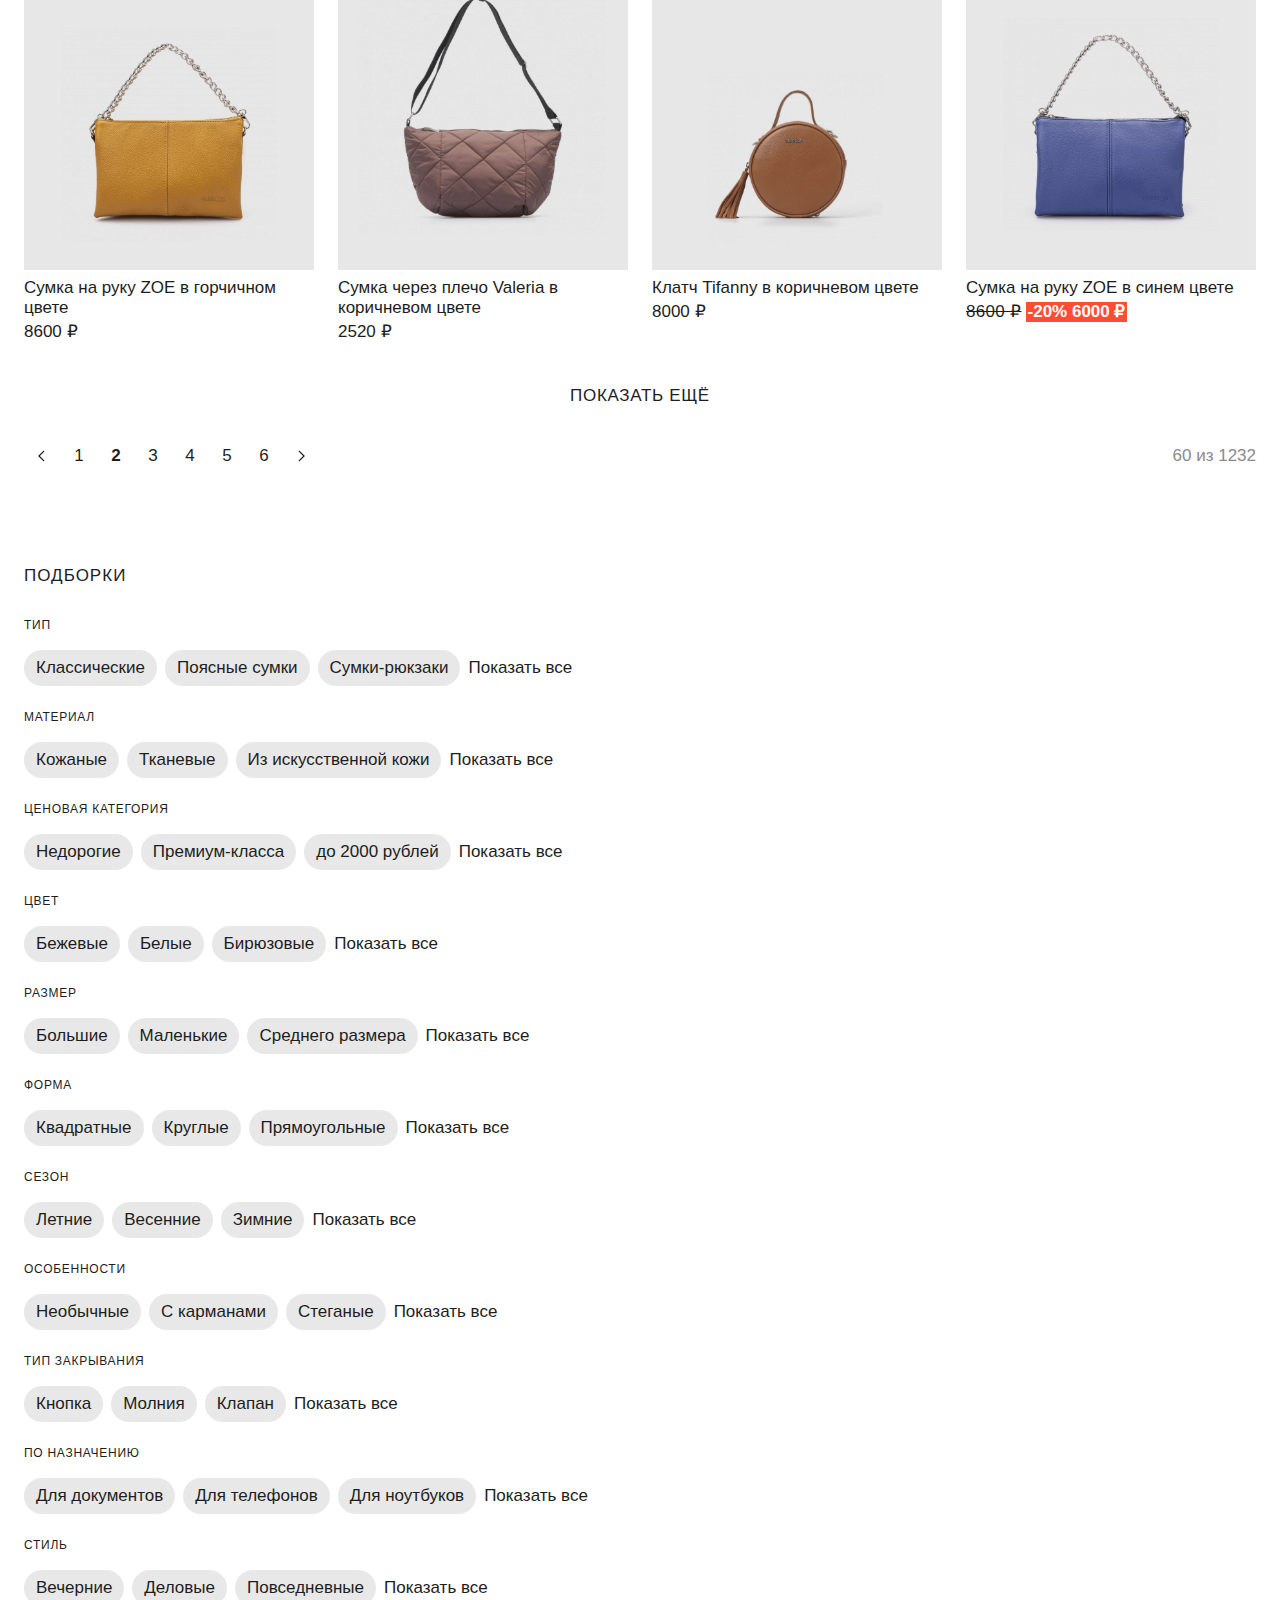
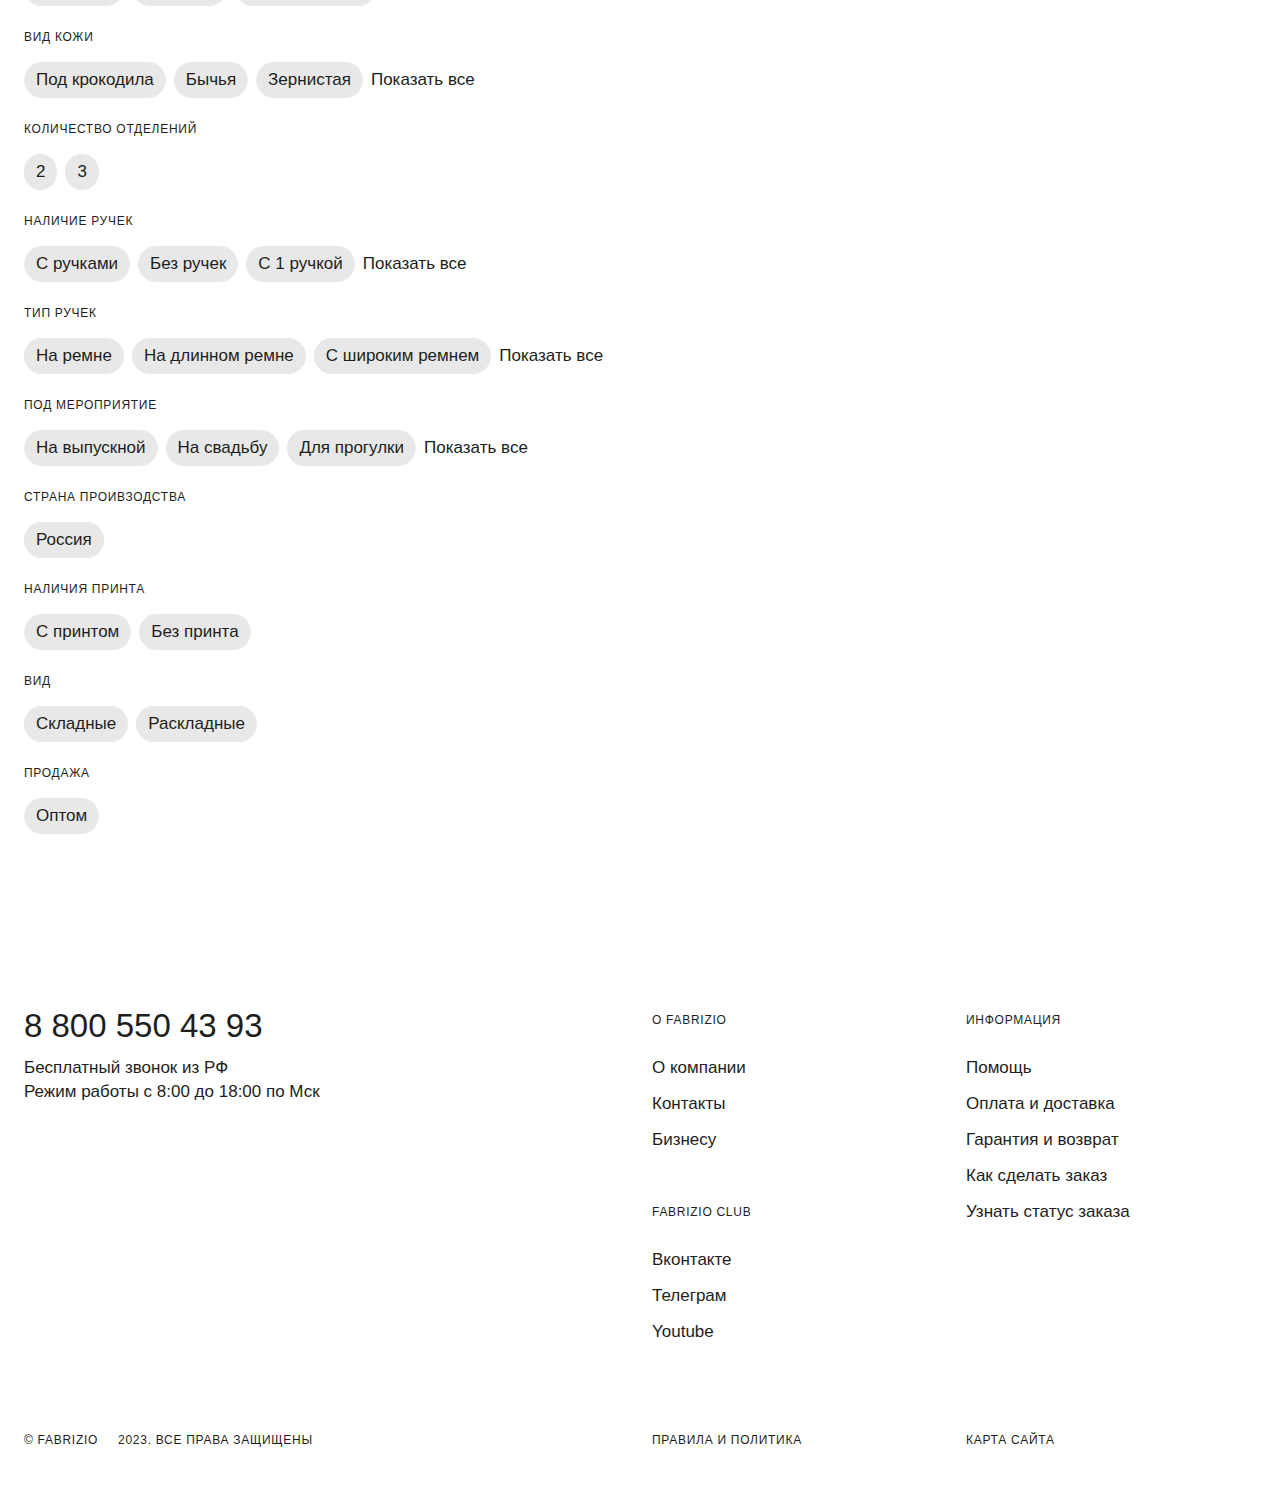
<file: catalog.html>
<!DOCTYPE html>
<html class="page" lang="ru">
  <head>
    <meta charset="utf-8">
    <meta name="viewport" content="width=device-width initial-scale=1">
    <meta name="format-detection" content="telephone=no">
    <meta name="format-detection" content="date=no">
    <meta name="format-detection" content="address=no">
    <meta name="format-detection" content="email=no">
    <link rel="icon" href="favicon/favicon.ico" sizes="any">
    <link rel="icon" href="favicon/icon.svg" type="image/svg+xml">
    <link rel="apple-touch-icon" href="favicon/apple-touch-icon.png">
    <link rel="manifest" href="favicon/site.webmanifest">
    <title>Сумки</title>
    <link rel="preload" href="fonts/tt-interphases-pro-trial-variable-400.woff2" as="font" crossorigin="anonymous">
    <link rel="stylesheet" href="css/style.min.css?_v=20231223172133">
  </head>
  <body class="page__body">
    <div id="path" data-path="." hidden></div>
    <header class="header  header--catalog">
      <div class="header__container container"><a class="header__logo" href=""><img src="img/content/logo.svg" alt="Логотип FABRIZIO" loading="lazy"></a>
        <ul class="header__list">
          <li class="header__item">
            <button class="header__menu-open" type="button" data-modal="modal-header" aria-label="Открыть магазин">
              <svg width="20" height="20" aria-hidden="true">
                <use xlink:href="img/sprite.svg#burger"></use>
              </svg><span>Магазин</span>
            </button>
          </li>
          <li class="header__item"><a class="header__link" href="">Компания</a></li>
          <li class="header__item"><a class="header__link" href="">Помощь</a></li>
        </ul>
        <button class="header__filters-open" type="button">Фильтры</button>
        <div class="header__wrapper">
          <button class="header__button header__search-open" type="button" data-modal="modal-search" aria-label="Открыть поиск">
            <svg width="20" height="20" aria-hidden="true">
              <use xlink:href="img/sprite.svg#search"></use>
            </svg>
          </button>
          <button class="header__button header__login-open" type="button" data-modal="modal-login">Войти</button>
          <button class="header__button header__cart-open" type="button" data-modal="modal-cart">Корзина</button>
        </div>
      </div>
    </header>
    <main class="main">
      <div class="catalog">
        <div class="catalog__container container">
          <h1 class="catalog__heading">Сумки <span>(232)</span></h1>
          <div class="catalog__top-panel">
            <div class="catalog__links-wrapper">
              <div class="catalog__links-wrap swiper">
                <ul class="catalog__links-list swiper-wrapper">
                  <li class="catalog__links-item swiper-slide"><a class="catalog__link catalog__link--current" href="">Все сумки</a></li>
                  <li class="catalog__links-item swiper-slide"><a class="catalog__link" href="">Классические</a></li>
                  <li class="catalog__links-item swiper-slide"><a class="catalog__link" href="">Поясные</a></li>
                  <li class="catalog__links-item swiper-slide"><a class="catalog__link" href="">Сумки-рюкзаки</a></li>
                  <li class="catalog__links-item swiper-slide"><a class="catalog__link" href="">Клатчи</a></li>
                  <li class="catalog__links-item swiper-slide"><a class="catalog__link" href="">Сумка-портфель</a></li>
                  <li class="catalog__links-item swiper-slide"><a class="catalog__link" href="">Шопперы</a></li>
                  <li class="catalog__links-item swiper-slide"><a class="catalog__link" href="">На руку</a></li>
                  <li class="catalog__links-item swiper-slide"><a class="catalog__link" href="">Через плечо</a></li>
                </ul>
              </div>
            </div>
            <div class="catalog__type">
              <button class="catalog__type-open" type="button" aria-expanded="false"><span>Бестселлеры</span>
                <svg width="20" height="20" aria-hidden="true">
                  <use xlink:href="img/sprite.svg#arrow-down"></use>
                </svg>
              </button>
              <div class="catalog__type-wrap">
                <ul class="catalog__type-list">
                  <li class="catalog__type-item">
                    <button class="catalog__type-button" type="button" aria-expanded="true"><span>Бестселлеры</span></button>
                  </li>
                  <li class="catalog__type-item">
                    <button class="catalog__type-button" type="button" aria-expanded="false"><span>Популярные</span></button>
                  </li>
                  <li class="catalog__type-item">
                    <button class="catalog__type-button" type="button" aria-expanded="false"><span>Сначала дешевые</span></button>
                  </li>
                  <li class="catalog__type-item">
                    <button class="catalog__type-button" type="button" aria-expanded="false"><span>Сначала дорогие</span></button>
                  </li>
                </ul>
              </div>
            </div>
            <button class="catalog__filters-open" type="button" data-modal="modal-filters">
              <svg width="20" height="20" aria-hidden="true">
                <use xlink:href="img/sprite.svg#filters"></use>
              </svg><span>Фильтры 2</span>
            </button>
          </div>
          <div class="catalog__bottom-wrap">
            <ul class="catalog__tags">
              <li class="catalog__tag">
                <p class="catalog__tag-name">Кожа</p>
                <button class="catalog__tag-remove" type="button">
                  <svg width="16" height="16" aria-hidden="true">
                    <use xlink:href="img/sprite.svg#close-small"></use>
                  </svg>
                </button>
              </li>
              <li class="catalog__tag">
                <p class="catalog__tag-name">Экокожа</p>
                <button class="catalog__tag-remove" type="button">
                  <svg width="16" height="16" aria-hidden="true">
                    <use xlink:href="img/sprite.svg#close-small"></use>
                  </svg>
                </button>
              </li>
            </ul>
            <button class="catalog__reset" type="button">Сбросить фильтры</button>
          </div>
          <div class="catalog__wrapper">
            <ul class="catalog__list-top">
              <li class="catalog__item">
                    <div class="card">
                      <h3 class="card__heading"><a href="">Клатч Agnes <span>в бордовом цвете</span></a></h3>
                      <div class="card__values">
                        <p class="card__price">2500 ₽</p>
                      </div>
                      <div class="card__image">
                        <picture>
                          <source srcset="img/content/card-image-01.webp" type="image/webp"><img src="img/content/card-image-01.jpg" alt="" loading="lazy">
                        </picture>
                        <picture>
                          <source srcset="img/content/card-image-02.webp" type="image/webp"><img src="img/content/card-image-02.jpg" alt="" loading="lazy">
                        </picture>
                      </div>
                    </div>
              </li>
              <li class="catalog__item">
                    <div class="card">
                      <h3 class="card__heading"><a href="">Классическая MARSHA в черном цвете</a></h3>
                      <div class="card__values">
                        <p class="card__price">12000 ₽</p>
                      </div>
                      <div class="card__image">
                        <picture>
                          <source srcset="img/content/card-image-02.webp" type="image/webp"><img src="img/content/card-image-02.jpg" alt="" loading="lazy">
                        </picture>
                        <picture>
                          <source srcset="img/content/card-image-03.webp" type="image/webp"><img src="img/content/card-image-03.jpg" alt="" loading="lazy">
                        </picture>
                      </div>
                    </div>
              </li>
            </ul>
            <div class="catalog__info-wrap">
              <h2 class="catalog__info-heading">Сумки</h2>
              <p class="catalog__info-text">Женские сумки — не просто предмет гардероба, это аксессуар, который может стать визитной карточкой своей обладательницы. В каталоге Fabrizio вы найдете сумочки из натуральной кожи, экокожи и ткани. Они приятны на ощупь и удобны в использовании, модели будут служить долгие годы благодаря своей прочности и изысканности.</p>
            </div>
            <ul class="catalog__list">
              <li class="catalog__item">
                    <div class="card">
                      <h3 class="card__heading"><a href="">Blair Product name color type</a></h3>
                      <div class="card__values">
                        <p class="card__price">2670 ₽</p>
                      </div>
                      <div class="card__image">
                        <picture>
                          <source srcset="img/content/card-image-03.webp" type="image/webp"><img src="img/content/card-image-03.jpg" alt="" loading="lazy">
                        </picture>
                        <picture>
                          <source srcset="img/content/card-image-04.webp" type="image/webp"><img src="img/content/card-image-04.jpg" alt="" loading="lazy">
                        </picture>
                      </div>
                    </div>
              </li>
              <li class="catalog__item">
                    <div class="card">
                      <h3 class="card__heading"><a href="">Сумка на руку ZOE в горчичном цвете</a></h3>
                      <div class="card__values">
                        <p class="card__price">8600 ₽</p>
                      </div>
                      <div class="card__image">
                        <picture>
                          <source srcset="img/content/card-image-04.webp" type="image/webp"><img src="img/content/card-image-04.jpg" alt="" loading="lazy">
                        </picture>
                        <picture>
                          <source srcset="img/content/card-image-05.webp" type="image/webp"><img src="img/content/card-image-05.jpg" alt="" loading="lazy">
                        </picture>
                      </div>
                    </div>
              </li>
              <li class="catalog__item">
                    <div class="card">
                      <h3 class="card__heading"><a href="">Сумка через плечо Valeria в коричневом цвете</a></h3>
                      <div class="card__values">
                        <p class="card__price">2520 ₽</p>
                      </div>
                      <div class="card__image">
                        <picture>
                          <source srcset="img/content/card-image-05.webp" type="image/webp"><img src="img/content/card-image-05.jpg" alt="" loading="lazy">
                        </picture>
                        <picture>
                          <source srcset="img/content/card-image-06.webp" type="image/webp"><img src="img/content/card-image-06.jpg" alt="" loading="lazy">
                        </picture>
                      </div>
                    </div>
              </li>
              <li class="catalog__item">
                    <div class="card">
                      <h3 class="card__heading"><a href="">Клатч Tifanny в коричневом цвете</a></h3>
                      <div class="card__values">
                        <p class="card__price">8000 ₽</p>
                      </div>
                      <div class="card__image">
                        <picture>
                          <source srcset="img/content/card-image-06.webp" type="image/webp"><img src="img/content/card-image-06.jpg" alt="" loading="lazy">
                        </picture>
                        <picture>
                          <source srcset="img/content/card-image-07.webp" type="image/webp"><img src="img/content/card-image-07.jpg" alt="" loading="lazy">
                        </picture>
                      </div>
                    </div>
              </li>
              <li class="catalog__item">
                    <div class="card">
                      <h3 class="card__heading"><a href="">Сумка на руку ZOE в синем цвете</a></h3>
                      <div class="card__values">
                        <p class="card__price">8600 ₽</p>
                      </div>
                      <div class="card__image">
                        <picture>
                          <source srcset="img/content/card-image-07.webp" type="image/webp"><img src="img/content/card-image-07.jpg" alt="" loading="lazy">
                        </picture>
                        <picture>
                          <source srcset="img/content/card-image-08.webp" type="image/webp"><img src="img/content/card-image-08.jpg" alt="" loading="lazy">
                        </picture>
                      </div>
                    </div>
              </li>
              <li class="catalog__item">
                    <div class="card">
                      <h3 class="card__heading"><a href="">Сумка на руку Miamy в чером цвете</a></h3>
                      <div class="card__values">
                        <p class="card__price">10500 ₽</p>
                      </div>
                      <div class="card__image">
                        <picture>
                          <source srcset="img/content/card-image-08.webp" type="image/webp"><img src="img/content/card-image-08.jpg" alt="" loading="lazy">
                        </picture>
                        <picture>
                          <source srcset="img/content/card-image-01.webp" type="image/webp"><img src="img/content/card-image-01.jpg" alt="" loading="lazy">
                        </picture>
                      </div>
                    </div>
              </li>
              <li class="catalog__item">
                    <div class="card">
                      <h3 class="card__heading"><a href="">Клатч Agnes <span>в бордовом цвете</span></a></h3>
                      <div class="card__values">
                        <p class="card__price">2500 ₽</p>
                      </div>
                      <div class="card__image">
                        <picture>
                          <source srcset="img/content/card-image-01.webp" type="image/webp"><img src="img/content/card-image-01.jpg" alt="" loading="lazy">
                        </picture>
                        <picture>
                          <source srcset="img/content/card-image-02.webp" type="image/webp"><img src="img/content/card-image-02.jpg" alt="" loading="lazy">
                        </picture>
                      </div>
                    </div>
              </li>
              <li class="catalog__item">
                    <div class="card">
                      <h3 class="card__heading"><a href="">Классическая MARSHA в черном цвете</a></h3>
                      <div class="card__values">
                        <p class="card__price">12000 ₽</p>
                      </div>
                      <div class="card__image">
                        <picture>
                          <source srcset="img/content/card-image-02.webp" type="image/webp"><img src="img/content/card-image-02.jpg" alt="" loading="lazy">
                        </picture>
                        <picture>
                          <source srcset="img/content/card-image-03.webp" type="image/webp"><img src="img/content/card-image-03.jpg" alt="" loading="lazy">
                        </picture>
                      </div>
                    </div>
              </li>
              <li class="catalog__item">
                    <div class="card">
                      <h3 class="card__heading"><a href="">Blair Product name color type</a></h3>
                      <div class="card__values">
                        <p class="card__price">2670 ₽</p>
                      </div>
                      <div class="card__image">
                        <picture>
                          <source srcset="img/content/card-image-03.webp" type="image/webp"><img src="img/content/card-image-03.jpg" alt="" loading="lazy">
                        </picture>
                        <picture>
                          <source srcset="img/content/card-image-04.webp" type="image/webp"><img src="img/content/card-image-04.jpg" alt="" loading="lazy">
                        </picture>
                      </div>
                    </div>
              </li>
              <li class="catalog__item">
                    <div class="card">
                      <h3 class="card__heading"><a href="">Сумка на руку ZOE в горчичном цвете</a></h3>
                      <div class="card__values">
                        <p class="card__price">8600 ₽</p>
                      </div>
                      <div class="card__image">
                        <picture>
                          <source srcset="img/content/card-image-04.webp" type="image/webp"><img src="img/content/card-image-04.jpg" alt="" loading="lazy">
                        </picture>
                        <picture>
                          <source srcset="img/content/card-image-05.webp" type="image/webp"><img src="img/content/card-image-05.jpg" alt="" loading="lazy">
                        </picture>
                      </div>
                    </div>
              </li>
              <li class="catalog__item">
                    <div class="card">
                      <h3 class="card__heading"><a href="">Сумка через плечо Valeria в коричневом цвете</a></h3>
                      <div class="card__values">
                        <p class="card__price">2520 ₽</p>
                      </div>
                      <div class="card__image">
                        <picture>
                          <source srcset="img/content/card-image-05.webp" type="image/webp"><img src="img/content/card-image-05.jpg" alt="" loading="lazy">
                        </picture>
                        <picture>
                          <source srcset="img/content/card-image-06.webp" type="image/webp"><img src="img/content/card-image-06.jpg" alt="" loading="lazy">
                        </picture>
                      </div>
                    </div>
              </li>
              <li class="catalog__item">
                    <div class="card">
                      <h3 class="card__heading"><a href="">Клатч Tifanny в коричневом цвете</a></h3>
                      <div class="card__values">
                        <p class="card__price">8000 ₽</p>
                      </div>
                      <div class="card__image">
                        <picture>
                          <source srcset="img/content/card-image-06.webp" type="image/webp"><img src="img/content/card-image-06.jpg" alt="" loading="lazy">
                        </picture>
                        <picture>
                          <source srcset="img/content/card-image-07.webp" type="image/webp"><img src="img/content/card-image-07.jpg" alt="" loading="lazy">
                        </picture>
                      </div>
                    </div>
              </li>
              <li class="catalog__item">
                    <div class="card">
                      <h3 class="card__heading"><a href="">Сумка на руку ZOE в синем цвете</a></h3>
                      <div class="card__values">
                        <p class="card__price">8600 ₽</p>
                      </div>
                      <div class="card__image">
                        <picture>
                          <source srcset="img/content/card-image-07.webp" type="image/webp"><img src="img/content/card-image-07.jpg" alt="" loading="lazy">
                        </picture>
                        <picture>
                          <source srcset="img/content/card-image-08.webp" type="image/webp"><img src="img/content/card-image-08.jpg" alt="" loading="lazy">
                        </picture>
                      </div>
                    </div>
              </li>
              <li class="catalog__item">
                    <div class="card">
                      <h3 class="card__heading"><a href="">Сумка на руку Miamy в чером цвете</a></h3>
                      <div class="card__values">
                        <p class="card__price">10500 ₽</p>
                      </div>
                      <div class="card__image">
                        <picture>
                          <source srcset="img/content/card-image-08.webp" type="image/webp"><img src="img/content/card-image-08.jpg" alt="" loading="lazy">
                        </picture>
                        <picture>
                          <source srcset="img/content/card-image-01.webp" type="image/webp"><img src="img/content/card-image-01.jpg" alt="" loading="lazy">
                        </picture>
                      </div>
                    </div>
              </li>
              <li class="catalog__item">
                    <div class="card">
                      <h3 class="card__heading"><a href="">Сумка на руку ZOE в горчичном цвете</a></h3>
                      <div class="card__values">
                        <p class="card__price">8600 ₽</p>
                      </div>
                      <div class="card__image">
                        <picture>
                          <source srcset="img/content/card-image-04.webp" type="image/webp"><img src="img/content/card-image-04.jpg" alt="" loading="lazy">
                        </picture>
                        <picture>
                          <source srcset="img/content/card-image-05.webp" type="image/webp"><img src="img/content/card-image-05.jpg" alt="" loading="lazy">
                        </picture>
                      </div>
                    </div>
              </li>
              <li class="catalog__item">
                    <div class="card">
                      <h3 class="card__heading"><a href="">Сумка через плечо Valeria в коричневом цвете</a></h3>
                      <div class="card__values">
                        <p class="card__price">2520 ₽</p>
                      </div>
                      <div class="card__image">
                        <picture>
                          <source srcset="img/content/card-image-05.webp" type="image/webp"><img src="img/content/card-image-05.jpg" alt="" loading="lazy">
                        </picture>
                        <picture>
                          <source srcset="img/content/card-image-06.webp" type="image/webp"><img src="img/content/card-image-06.jpg" alt="" loading="lazy">
                        </picture>
                      </div>
                    </div>
              </li>
              <li class="catalog__item">
                    <div class="card">
                      <h3 class="card__heading"><a href="">Клатч Tifanny в коричневом цвете</a></h3>
                      <div class="card__values">
                        <p class="card__price">8000 ₽</p>
                      </div>
                      <div class="card__image">
                        <picture>
                          <source srcset="img/content/card-image-06.webp" type="image/webp"><img src="img/content/card-image-06.jpg" alt="" loading="lazy">
                        </picture>
                        <picture>
                          <source srcset="img/content/card-image-07.webp" type="image/webp"><img src="img/content/card-image-07.jpg" alt="" loading="lazy">
                        </picture>
                      </div>
                    </div>
              </li>
              <li class="catalog__item">
                    <div class="card">
                      <h3 class="card__heading"><a href="">Сумка на руку ZOE в синем цвете</a></h3>
                      <div class="card__values">
                        <p class="card__old">
                          <s>8600 ₽</s>
                        </p>
                        <p class="card__sale">-20% 6000 ₽</p>
                      </div>
                      <div class="card__image">
                        <picture>
                          <source srcset="img/content/card-image-07.webp" type="image/webp"><img src="img/content/card-image-07.jpg" alt="" loading="lazy">
                        </picture>
                        <picture>
                          <source srcset="img/content/card-image-08.webp" type="image/webp"><img src="img/content/card-image-08.jpg" alt="" loading="lazy">
                        </picture>
                      </div>
                    </div>
              </li>
            </ul>
          </div>
          <button class="catalog__more" type="button">Показать ещё</button>
          <div class="catalog__pagination">
            <ul class="catalog__pagination-list">
              <li class="catalog__pagination-item"><a class="catalog__pagination-link" href="" aria-label="Предыдущая страница">
                  <svg width="20" height="20" aria-hidden="true">
                    <use xlink:href="img/sprite.svg#arrow-left"></use>
                  </svg></a></li>
              <li class="catalog__pagination-item"><a class="catalog__pagination-link" href="">1</a></li>
              <li class="catalog__pagination-item"><span class="catalog__pagination-link">2</span></li>
              <li class="catalog__pagination-item"><a class="catalog__pagination-link" href="">3</a></li>
              <li class="catalog__pagination-item"><a class="catalog__pagination-link" href="">4</a></li>
              <li class="catalog__pagination-item"><a class="catalog__pagination-link" href="">5</a></li>
              <li class="catalog__pagination-item"><a class="catalog__pagination-link" href="">6</a></li>
              <li class="catalog__pagination-item"><a class="catalog__pagination-link" href="" aria-label="Следующая страница">
                  <svg width="20" height="20" aria-hidden="true">
                    <use xlink:href="img/sprite.svg#arrow-right"></use>
                  </svg></a></li>
            </ul>
            <p class="catalog__count">60 из 1232</p>
          </div>
          <section class="catalog__set set">
            <h2 class="set__heading">Подборки</h2>
            <ul class="set__list">
              <li class="set__item">
                <p class="set__label">Тип</p>
                <ul class="set__sublist">
                  <li class="set__subitem"><a class="set__sublink" href="">Классические</a></li>
                  <li class="set__subitem"><a class="set__sublink" href="">Поясные сумки</a></li>
                  <li class="set__subitem"><a class="set__sublink" href="">Сумки-рюкзаки</a></li>
                  <li class="set__subitem"><a class="set__sublink" href="">Классические</a></li>
                  <li class="set__subitem"><a class="set__sublink" href="">Поясные сумки</a></li>
                  <li class="set__subitem"><a class="set__sublink" href="">Сумки-рюкзаки</a></li>
                </ul>
                <button class="set__more" type="button">Показать все</button>
              </li>
              <li class="set__item">
                <p class="set__label">Материал</p>
                <ul class="set__sublist">
                  <li class="set__subitem"><a class="set__sublink" href="">Кожаные</a></li>
                  <li class="set__subitem"><a class="set__sublink" href="">Тканевые</a></li>
                  <li class="set__subitem"><a class="set__sublink" href="">Из искусственной кожи</a></li>
                  <li class="set__subitem"><a class="set__sublink" href="">Кожаные</a></li>
                  <li class="set__subitem"><a class="set__sublink" href="">Тканевые</a></li>
                  <li class="set__subitem"><a class="set__sublink" href="">Из искусственной кожи</a></li>
                </ul>
                <button class="set__more" type="button">Показать все</button>
              </li>
              <li class="set__item">
                <p class="set__label">ценовая категория</p>
                <ul class="set__sublist">
                  <li class="set__subitem"><a class="set__sublink" href="">Недорогие</a></li>
                  <li class="set__subitem"><a class="set__sublink" href="">Премиум-класса</a></li>
                  <li class="set__subitem"><a class="set__sublink" href="">до 2000 рублей</a></li>
                  <li class="set__subitem"><a class="set__sublink" href="">Недорогие</a></li>
                  <li class="set__subitem"><a class="set__sublink" href="">Премиум-класса</a></li>
                  <li class="set__subitem"><a class="set__sublink" href="">до 2000 рублей</a></li>
                </ul>
                <button class="set__more" type="button">Показать все</button>
              </li>
              <li class="set__item">
                <p class="set__label">цвет</p>
                <ul class="set__sublist">
                  <li class="set__subitem"><a class="set__sublink" href="">Бежевые</a></li>
                  <li class="set__subitem"><a class="set__sublink" href="">Белые</a></li>
                  <li class="set__subitem"><a class="set__sublink" href="">Бирюзовые</a></li>
                  <li class="set__subitem"><a class="set__sublink" href="">Бежевые</a></li>
                  <li class="set__subitem"><a class="set__sublink" href="">Белые</a></li>
                  <li class="set__subitem"><a class="set__sublink" href="">Бирюзовые</a></li>
                </ul>
                <button class="set__more" type="button">Показать все</button>
              </li>
              <li class="set__item">
                <p class="set__label">размер</p>
                <ul class="set__sublist">
                  <li class="set__subitem"><a class="set__sublink" href="">Большие</a></li>
                  <li class="set__subitem"><a class="set__sublink" href="">Маленькие</a></li>
                  <li class="set__subitem"><a class="set__sublink" href="">Среднего размера</a></li>
                  <li class="set__subitem"><a class="set__sublink" href="">Большие</a></li>
                  <li class="set__subitem"><a class="set__sublink" href="">Маленькие</a></li>
                  <li class="set__subitem"><a class="set__sublink" href="">Среднего размера</a></li>
                </ul>
                <button class="set__more" type="button">Показать все</button>
              </li>
              <li class="set__item">
                <p class="set__label">Форма</p>
                <ul class="set__sublist">
                  <li class="set__subitem"><a class="set__sublink" href="">Квадратные</a></li>
                  <li class="set__subitem"><a class="set__sublink" href="">Круглые</a></li>
                  <li class="set__subitem"><a class="set__sublink" href="">Прямоугольные</a></li>
                  <li class="set__subitem"><a class="set__sublink" href="">Квадратные</a></li>
                  <li class="set__subitem"><a class="set__sublink" href="">Круглые</a></li>
                  <li class="set__subitem"><a class="set__sublink" href="">Прямоугольные</a></li>
                </ul>
                <button class="set__more" type="button">Показать все</button>
              </li>
              <li class="set__item">
                <p class="set__label">Сезон</p>
                <ul class="set__sublist">
                  <li class="set__subitem"><a class="set__sublink" href="">Летние</a></li>
                  <li class="set__subitem"><a class="set__sublink" href="">Весенние</a></li>
                  <li class="set__subitem"><a class="set__sublink" href="">Зимние</a></li>
                  <li class="set__subitem"><a class="set__sublink" href="">Летние</a></li>
                  <li class="set__subitem"><a class="set__sublink" href="">Весенние</a></li>
                  <li class="set__subitem"><a class="set__sublink" href="">Зимние</a></li>
                </ul>
                <button class="set__more" type="button">Показать все</button>
              </li>
              <li class="set__item">
                <p class="set__label">особенности</p>
                <ul class="set__sublist">
                  <li class="set__subitem"><a class="set__sublink" href="">Необычные</a></li>
                  <li class="set__subitem"><a class="set__sublink" href="">С карманами</a></li>
                  <li class="set__subitem"><a class="set__sublink" href="">Стеганые</a></li>
                  <li class="set__subitem"><a class="set__sublink" href="">Необычные</a></li>
                  <li class="set__subitem"><a class="set__sublink" href="">С карманами</a></li>
                  <li class="set__subitem"><a class="set__sublink" href="">Стеганые</a></li>
                </ul>
                <button class="set__more" type="button">Показать все</button>
              </li>
              <li class="set__item">
                <p class="set__label">тип закрывания</p>
                <ul class="set__sublist">
                  <li class="set__subitem"><a class="set__sublink" href="">Кнопка</a></li>
                  <li class="set__subitem"><a class="set__sublink" href="">Молния</a></li>
                  <li class="set__subitem"><a class="set__sublink" href="">Клапан</a></li>
                  <li class="set__subitem"><a class="set__sublink" href="">Кнопка</a></li>
                  <li class="set__subitem"><a class="set__sublink" href="">Молния</a></li>
                  <li class="set__subitem"><a class="set__sublink" href="">Клапан</a></li>
                </ul>
                <button class="set__more" type="button">Показать все</button>
              </li>
              <li class="set__item">
                <p class="set__label">по назначению</p>
                <ul class="set__sublist">
                  <li class="set__subitem"><a class="set__sublink" href="">Для документов</a></li>
                  <li class="set__subitem"><a class="set__sublink" href="">Для телефонов</a></li>
                  <li class="set__subitem"><a class="set__sublink" href="">Для ноутбуков</a></li>
                  <li class="set__subitem"><a class="set__sublink" href="">Для документов</a></li>
                  <li class="set__subitem"><a class="set__sublink" href="">Для телефонов</a></li>
                  <li class="set__subitem"><a class="set__sublink" href="">Для ноутбуков</a></li>
                </ul>
                <button class="set__more" type="button">Показать все</button>
              </li>
              <li class="set__item">
                <p class="set__label">стиль</p>
                <ul class="set__sublist">
                  <li class="set__subitem"><a class="set__sublink" href="">Вечерние</a></li>
                  <li class="set__subitem"><a class="set__sublink" href="">Деловые</a></li>
                  <li class="set__subitem"><a class="set__sublink" href="">Повседневные</a></li>
                  <li class="set__subitem"><a class="set__sublink" href="">Вечерние</a></li>
                  <li class="set__subitem"><a class="set__sublink" href="">Деловые</a></li>
                  <li class="set__subitem"><a class="set__sublink" href="">Повседневные</a></li>
                </ul>
                <button class="set__more" type="button">Показать все</button>
              </li>
              <li class="set__item">
                <p class="set__label">Вид кожи</p>
                <ul class="set__sublist">
                  <li class="set__subitem"><a class="set__sublink" href="">Под крокодила</a></li>
                  <li class="set__subitem"><a class="set__sublink" href="">Бычья</a></li>
                  <li class="set__subitem"><a class="set__sublink" href="">Зернистая</a></li>
                  <li class="set__subitem"><a class="set__sublink" href="">Под крокодила</a></li>
                  <li class="set__subitem"><a class="set__sublink" href="">Бычья</a></li>
                  <li class="set__subitem"><a class="set__sublink" href="">Зернистая</a></li>
                </ul>
                <button class="set__more" type="button">Показать все</button>
              </li>
              <li class="set__item">
                <p class="set__label">Количество отделений</p>
                <ul class="set__sublist">
                  <li class="set__subitem"><a class="set__sublink" href="">2</a></li>
                  <li class="set__subitem"><a class="set__sublink" href="">3</a></li>
                </ul>
                <button class="set__more" type="button">Показать все</button>
              </li>
              <li class="set__item">
                <p class="set__label">наличие ручек</p>
                <ul class="set__sublist">
                  <li class="set__subitem"><a class="set__sublink" href="">С ручками</a></li>
                  <li class="set__subitem"><a class="set__sublink" href="">Без ручек</a></li>
                  <li class="set__subitem"><a class="set__sublink" href="">С 1 ручкой</a></li>
                  <li class="set__subitem"><a class="set__sublink" href="">С ручками</a></li>
                  <li class="set__subitem"><a class="set__sublink" href="">Без ручек</a></li>
                  <li class="set__subitem"><a class="set__sublink" href="">С 1 ручкой</a></li>
                </ul>
                <button class="set__more" type="button">Показать все</button>
              </li>
              <li class="set__item">
                <p class="set__label">тип ручек</p>
                <ul class="set__sublist">
                  <li class="set__subitem"><a class="set__sublink" href="">На ремне</a></li>
                  <li class="set__subitem"><a class="set__sublink" href="">На длинном ремне</a></li>
                  <li class="set__subitem"><a class="set__sublink" href="">С широким ремнем</a></li>
                  <li class="set__subitem"><a class="set__sublink" href="">На ремне</a></li>
                  <li class="set__subitem"><a class="set__sublink" href="">На длинном ремне</a></li>
                  <li class="set__subitem"><a class="set__sublink" href="">С широким ремнем</a></li>
                </ul>
                <button class="set__more" type="button">Показать все</button>
              </li>
              <li class="set__item">
                <p class="set__label">под мероприятие</p>
                <ul class="set__sublist">
                  <li class="set__subitem"><a class="set__sublink" href="">На выпускной</a></li>
                  <li class="set__subitem"><a class="set__sublink" href="">На свадьбу</a></li>
                  <li class="set__subitem"><a class="set__sublink" href="">Для прогулки</a></li>
                  <li class="set__subitem"><a class="set__sublink" href="">На выпускной</a></li>
                  <li class="set__subitem"><a class="set__sublink" href="">На свадьбу</a></li>
                  <li class="set__subitem"><a class="set__sublink" href="">Для прогулки</a></li>
                </ul>
                <button class="set__more" type="button">Показать все</button>
              </li>
              <li class="set__item">
                <p class="set__label">страна проивзодства</p>
                <ul class="set__sublist">
                  <li class="set__subitem"><a class="set__sublink" href="">Россия</a></li>
                </ul>
                <button class="set__more" type="button">Показать все</button>
              </li>
              <li class="set__item">
                <p class="set__label">Наличия принта</p>
                <ul class="set__sublist">
                  <li class="set__subitem"><a class="set__sublink" href="">С принтом</a></li>
                  <li class="set__subitem"><a class="set__sublink" href="">Без принта</a></li>
                </ul>
                <button class="set__more" type="button">Показать все</button>
              </li>
              <li class="set__item">
                <p class="set__label">Вид</p>
                <ul class="set__sublist">
                  <li class="set__subitem"><a class="set__sublink" href="">Складные</a></li>
                  <li class="set__subitem"><a class="set__sublink" href="">Раскладные</a></li>
                </ul>
                <button class="set__more" type="button">Показать все</button>
              </li>
              <li class="set__item">
                <p class="set__label">Продажа</p>
                <ul class="set__sublist">
                  <li class="set__subitem"><a class="set__sublink" href="">Оптом</a></li>
                </ul>
                <button class="set__more" type="button">Показать все</button>
              </li>
            </ul>
          </section>
        </div>
      </div>
    </main>
    <footer class="footer">
      <div class="footer__container container">
        <div class="footer__top-wrap">
          <div class="footer__contacts"><a class="footer__phone" href="" data-phone><span>8 800 550 43 93</span></a>
            <p class="footer__text">Бесплатный звонок из РФ</p>
            <p class="footer__text">Режим работы с 8:00 до 18:00 по Мск</p>
          </div>
          <div class="footer__navigation-wrap">
            <div class="footer__navigation">
              <p class="footer__label">О Fabrizio</p>
              <ul class="footer__list">
                <li class="footer__item"><a class="footer__link" href="">О компании</a></li>
                <li class="footer__item"><a class="footer__link" href="">Контакты</a></li>
                <li class="footer__item"><a class="footer__link" href="">Бизнесу</a></li>
              </ul>
            </div>
            <div class="footer__navigation">
              <p class="footer__label">Fabrizio Club</p>
              <ul class="footer__list">
                <li class="footer__item"><a class="footer__link" href="">Вконтакте</a></li>
                <li class="footer__item"><a class="footer__link" href="">Телеграм</a></li>
                <li class="footer__item"><a class="footer__link" href="">Youtube</a></li>
              </ul>
            </div>
          </div>
          <div class="footer__navigation-wrap">
            <div class="footer__navigation">
              <p class="footer__label">Информация</p>
              <ul class="footer__list">
                <li class="footer__item"><a class="footer__link" href="">Помощь</a></li>
                <li class="footer__item"><a class="footer__link" href="">Оплата и доставка</a></li>
                <li class="footer__item"><a class="footer__link" href="">Гарантия и возврат</a></li>
                <li class="footer__item"><a class="footer__link" href="">Как сделать заказ</a></li>
                <li class="footer__item"><a class="footer__link" href="">Узнать статус заказа</a></li>
              </ul>
            </div>
          </div>
        </div>
        <div class="footer__bottom-wrap">
          <div class="footer__small-wrap">
            <p class="footer__small-text">© Fabrizio</p>
            <p class="footer__small-text">2023. Все права защищены</p>
          </div><a class="footer__small-text" href="">Правила и политика</a><a class="footer__small-text" href="">Карта сайта</a>
        </div>
      </div>
    </footer>
    <div class="footer-sticky">
      <button class="footer-sticky__cart" type="button" data-modal="modal-cart">Корзина 1</button>
    </div><a class="footer-social" href="" aria-label="Наш ВКонтакте">
      <svg width="25" height="25" aria-hidden="true">
        <use xlink:href="img/sprite.svg#vk"></use>
      </svg></a>
        <div class="modal" id="modal-header">
          <div class="modal__header">
            <div class="modal__header-wrap">
              <button class="modal__header-close modal-close" type="button" aria-label="Закрыть модальное окно">
                <svg width="20" height="20" aria-hidden="true">
                  <use xlink:href="img/sprite.svg#modal-close"></use>
                </svg>
              </button><a class="modal__header-logo"><img src="img/content/logo.svg" alt="" loading="lazy"></a>
              <button class="modal__header-search" type="button" aria-label="Открыть поиск">
                <svg width="20" height="20" aria-hidden="true">
                  <use xlink:href="img/sprite.svg#search"></use>
                </svg>
              </button>
            </div>
            <div class="modal-header">
              <div class="modal-header__categories">
                <button class="modal-header__category" type="button" aria-expanded="true">Женщинам</button>
                <button class="modal-header__category" type="button" aria-expanded="false">Мужчинам</button>
              </div>
              <ul class="modal-header__list">
                <li class="modal-header__item">
                  <button class="modal-header__button" aria-expanded="true">Сумки
                    <svg width="20" height="20" aria-hidden="true">
                      <use xlink:href="img/sprite.svg#minus"></use>
                    </svg>
                    <svg width="20" height="20" aria-hidden="true">
                      <use xlink:href="img/sprite.svg#plus"></use>
                    </svg>
                  </button>
                  <ul class="modal-header__links">
                    <li><a href="">Классические</a></li>
                    <li><a href="">Поясные</a></li>
                    <li><a href="">Сумки-рюкзаки</a></li>
                    <li><a href="">Рюкзаки</a></li>
                    <li><a href="">Клатчи</a></li>
                    <li><a href="">Сумка-портфель</a></li>
                    <li><a href="">Шопперы</a></li>
                    <li><a href="">Через плечо</a></li>
                    <li><a href="">Дорожные</a></li>
                    <li><a href="">Спортивные</a></li>
                  </ul><a class="modal-header__all" href="">Все сумки</a>
                </li>
                <li class="modal-header__item">
                  <button class="modal-header__button" aria-expanded="false">Аксессуары
                    <svg width="20" height="20" aria-hidden="true">
                      <use xlink:href="img/sprite.svg#minus"></use>
                    </svg>
                    <svg width="20" height="20" aria-hidden="true">
                      <use xlink:href="img/sprite.svg#plus"></use>
                    </svg>
                  </button>
                  <ul class="modal-header__links">
                    <li><a href="">Классические</a></li>
                    <li><a href="">Поясные</a></li>
                    <li><a href="">Сумки-рюкзаки</a></li>
                    <li><a href="">Рюкзаки</a></li>
                    <li><a href="">Клатчи</a></li>
                    <li><a href="">Сумка-портфель</a></li>
                    <li><a href="">Шопперы</a></li>
                    <li><a href="">Через плечо</a></li>
                    <li><a href="">Дорожные</a></li>
                    <li><a href="">Спортивные</a></li>
                  </ul>
                </li>
                <li class="modal-header__item">
                  <button class="modal-header__button" aria-expanded="false">Одежда
                    <svg width="20" height="20" aria-hidden="true">
                      <use xlink:href="img/sprite.svg#minus"></use>
                    </svg>
                    <svg width="20" height="20" aria-hidden="true">
                      <use xlink:href="img/sprite.svg#plus"></use>
                    </svg>
                  </button>
                  <ul class="modal-header__links">
                    <li><a href="">Классические</a></li>
                    <li><a href="">Поясные</a></li>
                    <li><a href="">Сумки-рюкзаки</a></li>
                    <li><a href="">Рюкзаки</a></li>
                    <li><a href="">Клатчи</a></li>
                    <li><a href="">Сумка-портфель</a></li>
                    <li><a href="">Шопперы</a></li>
                    <li><a href="">Через плечо</a></li>
                    <li><a href="">Дорожные</a></li>
                    <li><a href="">Спортивные</a></li>
                  </ul><a class="modal-header__all" href="">Все сумки</a>
                </li>
                <li class="modal-header__item">
                  <button class="modal-header__button modal-header__button--accent" aria-expanded="false">Скидки
                    <svg width="20" height="20" aria-hidden="true">
                      <use xlink:href="img/sprite.svg#minus"></use>
                    </svg>
                    <svg width="20" height="20" aria-hidden="true">
                      <use xlink:href="img/sprite.svg#plus"></use>
                    </svg>
                  </button>
                  <ul class="modal-header__links">
                    <li><a href="">Классические</a></li>
                    <li><a href="">Поясные</a></li>
                    <li><a href="">Сумки-рюкзаки</a></li>
                    <li><a href="">Рюкзаки</a></li>
                    <li><a href="">Клатчи</a></li>
                    <li><a href="">Сумка-портфель</a></li>
                    <li><a href="">Шопперы</a></li>
                    <li><a href="">Через плечо</a></li>
                    <li><a href="">Дорожные</a></li>
                    <li><a href="">Спортивные</a></li>
                  </ul>
                </li>
              </ul>
              <ul class="modal-header__pages">
                <li class="modal-header__page-item"><a class="modal-header__page-link" href="">О компании</a></li>
                <li class="modal-header__page-item"><a class="modal-header__page-link" href="">Контакты</a></li>
                <li class="modal-header__page-item"><a class="modal-header__page-link" href="">Помощь</a></li>
              </ul>
              <div class="modal-header__bottom-wrap">
                <p class="modal-header__region">Регион: Кировская обл</p>
                <button class="modal-header__login-open" type="button">Войти в личный кабинет</button>
              </div>
            </div>
          </div>
        </div>
        <div class="modal" id="modal-filters">
          <div class="modal__content modal__content--right">
            <div class="modal__top-wrap">
              <p class="modal__heading">Фильтры 2</p>
              <button class="modal__close modal-close" type="button" aria-label="Закрыть модальное окно">
                <svg width="20" height="20" aria-hidden="true">
                  <use xlink:href="img/sprite.svg#modal-close"></use>
                </svg>
              </button>
            </div>
            <form class="modal-filters" action="#" novalidate>
              <ul class="modal-filters__list">
                <li class="modal-filters__item">
                  <button class="modal-filters__button" type="button" aria-expanded="true">Цена
                    <svg width="20" height="20" aria-hidden="true">
                      <use xlink:href="img/sprite.svg#minus"></use>
                    </svg>
                    <svg width="20" height="20" aria-hidden="true">
                      <use xlink:href="img/sprite.svg#plus"></use>
                    </svg>
                  </button>
                  <div class="modal-filters__range-wrapper">
                    <p class="modal-filters__range-wrap">
                      <input class="modal-filters__range" id="filter-min" type="number" name="filter-min" value="1320" min="0" placeholder="0"> <span>₽</span>
                    </p>
                    <p class="modal-filters__range-wrap">
                      <input class="modal-filters__range" id="filter-max" type="number" name="filter-max" value="19320" max="50000" placeholder="50000"> <span>₽</span>
                    </p>
                    <div class="modal-filters__slider"></div>
                  </div>
                </li>
                <li class="modal-filters__item">
                  <div class="modal-filters__radio-field">
                    <input class="visually-hidden" id="filter-sale" name="sale" type="checkbox">
                    <label class="modal-filters__radio-label" for="filter-sale">% Распродажа</label>
                  </div>
                </li>
                <li class="modal-filters__item">
                  <button class="modal-filters__button" type="button" aria-expanded="false">Материал
                    <svg width="20" height="20" aria-hidden="true">
                      <use xlink:href="img/sprite.svg#minus"></use>
                    </svg>
                    <svg width="20" height="20" aria-hidden="true">
                      <use xlink:href="img/sprite.svg#plus"></use>
                    </svg>
                  </button>
                  <ul class="modal-filters__list1">
                    <li class="modal-filters__item1">
                      <div class="modal-filters__field1">
                        <input class="visually-hidden" id="filter1-1" name="material" type="checkbox">
                        <label class="modal-filters__label1" for="filter1-1">Кожа</label>
                      </div>
                    </li>
                    <li class="modal-filters__item1">
                      <div class="modal-filters__field1">
                        <input class="visually-hidden" id="filter1-2" name="material" type="checkbox">
                        <label class="modal-filters__label1" for="filter1-2">Искусственная кожа</label>
                      </div>
                    </li>
                    <li class="modal-filters__item1">
                      <div class="modal-filters__field1">
                        <input class="visually-hidden" id="filter1-3" name="material" type="checkbox">
                        <label class="modal-filters__label1" for="filter1-3">Экокожа</label>
                      </div>
                    </li>
                    <li class="modal-filters__item1">
                      <div class="modal-filters__field1">
                        <input class="visually-hidden" id="filter1-4" name="material" type="checkbox">
                        <label class="modal-filters__label1" for="filter1-4">Ткань</label>
                      </div>
                    </li>
                    <li class="modal-filters__item1">
                      <div class="modal-filters__field1">
                        <input class="visually-hidden" id="filter1-5" name="material" type="checkbox">
                        <label class="modal-filters__label1" for="filter1-5">Нейлон</label>
                      </div>
                    </li>
                  </ul>
                </li>
                <li class="modal-filters__item">
                  <button class="modal-filters__button" type="button" aria-expanded="false">Типы сумок
                    <svg width="20" height="20" aria-hidden="true">
                      <use xlink:href="img/sprite.svg#minus"></use>
                    </svg>
                    <svg width="20" height="20" aria-hidden="true">
                      <use xlink:href="img/sprite.svg#plus"></use>
                    </svg>
                  </button>
                  <ul class="modal-filters__list2">
                    <li class="modal-filters__item2">
                      <div class="modal-filters__field2">
                        <input class="visually-hidden" id="filter4-1" type="checkbox" name="type">
                        <label class="modal-filters__label2" for="filter4-1">Классические</label>
                      </div>
                    </li>
                    <li class="modal-filters__item2">
                      <div class="modal-filters__field2">
                        <input class="visually-hidden" id="filter4-2" type="checkbox" name="type">
                        <label class="modal-filters__label2" for="filter4-2">Поясные</label>
                      </div>
                    </li>
                    <li class="modal-filters__item2">
                      <div class="modal-filters__field2">
                        <input class="visually-hidden" id="filter4-3" type="checkbox" name="type">
                        <label class="modal-filters__label2" for="filter4-3">Сумки-рюкзаки</label>
                      </div>
                    </li>
                    <li class="modal-filters__item2">
                      <div class="modal-filters__field2">
                        <input class="visually-hidden" id="filter4-4" type="checkbox" name="type">
                        <label class="modal-filters__label2" for="filter4-4">Рюкзаки</label>
                      </div>
                    </li>
                    <li class="modal-filters__item2">
                      <div class="modal-filters__field2">
                        <input class="visually-hidden" id="filter4-5" type="checkbox" name="type">
                        <label class="modal-filters__label2" for="filter4-5">Клатчи</label>
                      </div>
                    </li>
                    <li class="modal-filters__item2">
                      <div class="modal-filters__field2">
                        <input class="visually-hidden" id="filter4-6" type="checkbox" name="type">
                        <label class="modal-filters__label2" for="filter4-6">Сумка-портфель</label>
                      </div>
                    </li>
                    <li class="modal-filters__item2">
                      <div class="modal-filters__field2">
                        <input class="visually-hidden" id="filter4-7" type="checkbox" name="type">
                        <label class="modal-filters__label2" for="filter4-7">Шопперы</label>
                      </div>
                    </li>
                    <li class="modal-filters__item2">
                      <div class="modal-filters__field2">
                        <input class="visually-hidden" id="filter4-8" type="checkbox" name="type">
                        <label class="modal-filters__label2" for="filter4-8">На руку</label>
                      </div>
                    </li>
                    <li class="modal-filters__item2">
                      <div class="modal-filters__field2">
                        <input class="visually-hidden" id="filter4-9" type="checkbox" name="type">
                        <label class="modal-filters__label2" for="filter4-9">Через плечо</label>
                      </div>
                    </li>
                    <li class="modal-filters__item2">
                      <div class="modal-filters__field2">
                        <input class="visually-hidden" id="filter4-10" type="checkbox" name="type">
                        <label class="modal-filters__label2" for="filter4-10">Дорожные</label>
                      </div>
                    </li>
                    <li class="modal-filters__item2">
                      <div class="modal-filters__field2">
                        <input class="visually-hidden" id="filter4-11" type="checkbox" name="type">
                        <label class="modal-filters__label2" for="filter4-11">Спортивные</label>
                      </div>
                    </li>
                  </ul>
                </li>
                <li class="modal-filters__item">
                  <button class="modal-filters__button" type="button" aria-expanded="false">Цвет
                    <svg width="20" height="20" aria-hidden="true">
                      <use xlink:href="img/sprite.svg#minus"></use>
                    </svg>
                    <svg width="20" height="20" aria-hidden="true">
                      <use xlink:href="img/sprite.svg#plus"></use>
                    </svg>
                  </button>
                  <ul class="modal-filters__list1">
                    <li class="modal-filters__item1">
                      <div class="modal-filters__field1">
                        <input class="visually-hidden" id="filter5-1" name="color" type="checkbox">
                        <label class="modal-filters__label1" for="filter5-1">Красный</label>
                      </div>
                    </li>
                    <li class="modal-filters__item1">
                      <div class="modal-filters__field1">
                        <input class="visually-hidden" id="filter5-2" name="color" type="checkbox">
                        <label class="modal-filters__label1" for="filter5-2">Зеленый</label>
                      </div>
                    </li>
                    <li class="modal-filters__item1">
                      <div class="modal-filters__field1">
                        <input class="visually-hidden" id="filter5-3" name="color" type="checkbox">
                        <label class="modal-filters__label1" for="filter5-3">Синий</label>
                      </div>
                    </li>
                    <li class="modal-filters__item1">
                      <div class="modal-filters__field1">
                        <input class="visually-hidden" id="filter5-4" name="color" type="checkbox">
                        <label class="modal-filters__label1" for="filter5-4">Бежевый</label>
                      </div>
                    </li>
                    <li class="modal-filters__item1">
                      <div class="modal-filters__field1">
                        <input class="visually-hidden" id="filter5-5" name="color" type="checkbox">
                        <label class="modal-filters__label1" for="filter5-5">Черный</label>
                      </div>
                    </li>
                    <li class="modal-filters__item1">
                      <div class="modal-filters__field1">
                        <input class="visually-hidden" id="filter5-6" name="color" type="checkbox">
                        <label class="modal-filters__label1" for="filter5-6">Белый</label>
                      </div>
                    </li>
                    <li class="modal-filters__item1">
                      <div class="modal-filters__field1">
                        <input class="visually-hidden" id="filter5-7" name="color" type="checkbox">
                        <label class="modal-filters__label1" for="filter5-7">Оранжевый</label>
                      </div>
                    </li>
                    <li class="modal-filters__item1">
                      <div class="modal-filters__field1">
                        <input class="visually-hidden" id="filter5-8" name="color" type="checkbox">
                        <label class="modal-filters__label1" for="filter5-8">Бордовый</label>
                      </div>
                    </li>
                    <li class="modal-filters__item1">
                      <div class="modal-filters__field1">
                        <input class="visually-hidden" id="filter5-9" name="color" type="checkbox">
                        <label class="modal-filters__label1" for="filter5-9">Фиолетовый</label>
                      </div>
                    </li>
                  </ul>
                </li>
                <li class="modal-filters__item">
                  <button class="modal-filters__button" type="button" aria-expanded="false">Размер
                    <svg width="20" height="20" aria-hidden="true">
                      <use xlink:href="img/sprite.svg#minus"></use>
                    </svg>
                    <svg width="20" height="20" aria-hidden="true">
                      <use xlink:href="img/sprite.svg#plus"></use>
                    </svg>
                  </button>
                  <ul class="modal-filters__list2">
                    <li class="modal-filters__item2">
                      <div class="modal-filters__field2">
                        <input class="visually-hidden" id="filter6-1" type="checkbox" name="size">
                        <label class="modal-filters__label2" for="filter6-1">Классические</label>
                      </div>
                    </li>
                    <li class="modal-filters__item2">
                      <div class="modal-filters__field2">
                        <input class="visually-hidden" id="filter6-2" type="checkbox" name="size">
                        <label class="modal-filters__label2" for="filter6-2">Поясные</label>
                      </div>
                    </li>
                    <li class="modal-filters__item2">
                      <div class="modal-filters__field2">
                        <input class="visually-hidden" id="filter6-3" type="checkbox" name="size">
                        <label class="modal-filters__label2" for="filter6-3">Сумки-рюкзаки</label>
                      </div>
                    </li>
                    <li class="modal-filters__item2">
                      <div class="modal-filters__field2">
                        <input class="visually-hidden" id="filter6-4" type="checkbox" name="size">
                        <label class="modal-filters__label2" for="filter6-4">Рюкзаки</label>
                      </div>
                    </li>
                  </ul>
                </li>
                <li class="modal-filters__item">
                  <button class="modal-filters__button" type="button" aria-expanded="false">Форма
                    <svg width="20" height="20" aria-hidden="true">
                      <use xlink:href="img/sprite.svg#minus"></use>
                    </svg>
                    <svg width="20" height="20" aria-hidden="true">
                      <use xlink:href="img/sprite.svg#plus"></use>
                    </svg>
                  </button>
                  <ul class="modal-filters__list2">
                    <li class="modal-filters__item2">
                      <div class="modal-filters__field2">
                        <input class="visually-hidden" id="filter7-1" type="checkbox" name="form">
                        <label class="modal-filters__label2" for="filter7-1">Классические</label>
                      </div>
                    </li>
                    <li class="modal-filters__item2">
                      <div class="modal-filters__field2">
                        <input class="visually-hidden" id="filter7-2" type="checkbox" name="form">
                        <label class="modal-filters__label2" for="filter7-2">Поясные</label>
                      </div>
                    </li>
                    <li class="modal-filters__item2">
                      <div class="modal-filters__field2">
                        <input class="visually-hidden" id="filter7-3" type="checkbox" name="form">
                        <label class="modal-filters__label2" for="filter7-3">Сумки-рюкзаки</label>
                      </div>
                    </li>
                    <li class="modal-filters__item2">
                      <div class="modal-filters__field2">
                        <input class="visually-hidden" id="filter7-4" type="checkbox" name="form">
                        <label class="modal-filters__label2" for="filter7-4">Рюкзаки</label>
                      </div>
                    </li>
                  </ul>
                </li>
                <li class="modal-filters__item">
                  <button class="modal-filters__button" type="button" aria-expanded="false">По назначению
                    <svg width="20" height="20" aria-hidden="true">
                      <use xlink:href="img/sprite.svg#minus"></use>
                    </svg>
                    <svg width="20" height="20" aria-hidden="true">
                      <use xlink:href="img/sprite.svg#plus"></use>
                    </svg>
                  </button>
                  <ul class="modal-filters__list2">
                    <li class="modal-filters__item2">
                      <div class="modal-filters__field2">
                        <input class="visually-hidden" id="filter8-1" type="checkbox" name="naz">
                        <label class="modal-filters__label2" for="filter8-1">Классические</label>
                      </div>
                    </li>
                    <li class="modal-filters__item2">
                      <div class="modal-filters__field2">
                        <input class="visually-hidden" id="filter8-2" type="checkbox" name="naz">
                        <label class="modal-filters__label2" for="filter8-2">Поясные</label>
                      </div>
                    </li>
                    <li class="modal-filters__item2">
                      <div class="modal-filters__field2">
                        <input class="visually-hidden" id="filter8-3" type="checkbox" name="naz">
                        <label class="modal-filters__label2" for="filter8-3">Сумки-рюкзаки</label>
                      </div>
                    </li>
                    <li class="modal-filters__item2">
                      <div class="modal-filters__field2">
                        <input class="visually-hidden" id="filter8-4" type="checkbox" name="naz">
                        <label class="modal-filters__label2" for="filter8-4">Рюкзаки</label>
                      </div>
                    </li>
                  </ul>
                </li>
                <li class="modal-filters__item">
                  <button class="modal-filters__button" type="button" aria-expanded="false">Стиль
                    <svg width="20" height="20" aria-hidden="true">
                      <use xlink:href="img/sprite.svg#minus"></use>
                    </svg>
                    <svg width="20" height="20" aria-hidden="true">
                      <use xlink:href="img/sprite.svg#plus"></use>
                    </svg>
                  </button>
                  <ul class="modal-filters__list2">
                    <li class="modal-filters__item2">
                      <div class="modal-filters__field2">
                        <input class="visually-hidden" id="filter9-1" type="checkbox" name="style">
                        <label class="modal-filters__label2" for="filter9-1">Классические</label>
                      </div>
                    </li>
                    <li class="modal-filters__item2">
                      <div class="modal-filters__field2">
                        <input class="visually-hidden" id="filter9-2" type="checkbox" name="style">
                        <label class="modal-filters__label2" for="filter9-2">Поясные</label>
                      </div>
                    </li>
                    <li class="modal-filters__item2">
                      <div class="modal-filters__field2">
                        <input class="visually-hidden" id="filter9-3" type="checkbox" name="style">
                        <label class="modal-filters__label2" for="filter9-3">Сумки-рюкзаки</label>
                      </div>
                    </li>
                    <li class="modal-filters__item2">
                      <div class="modal-filters__field2">
                        <input class="visually-hidden" id="filter9-4" type="checkbox" name="style">
                        <label class="modal-filters__label2" for="filter9-4">Рюкзаки</label>
                      </div>
                    </li>
                  </ul>
                </li>
                <li class="modal-filters__item">
                  <button class="modal-filters__button" type="button" aria-expanded="false">Тип ручек
                    <svg width="20" height="20" aria-hidden="true">
                      <use xlink:href="img/sprite.svg#minus"></use>
                    </svg>
                    <svg width="20" height="20" aria-hidden="true">
                      <use xlink:href="img/sprite.svg#plus"></use>
                    </svg>
                  </button>
                  <ul class="modal-filters__list2">
                    <li class="modal-filters__item2">
                      <div class="modal-filters__field2">
                        <input class="visually-hidden" id="filter10-1" type="checkbox" name="ruch">
                        <label class="modal-filters__label2" for="filter10-1">Классические</label>
                      </div>
                    </li>
                    <li class="modal-filters__item2">
                      <div class="modal-filters__field2">
                        <input class="visually-hidden" id="filter10-2" type="checkbox" name="ruch">
                        <label class="modal-filters__label2" for="filter10-2">Поясные</label>
                      </div>
                    </li>
                    <li class="modal-filters__item2">
                      <div class="modal-filters__field2">
                        <input class="visually-hidden" id="filter10-3" type="checkbox" name="ruch">
                        <label class="modal-filters__label2" for="filter10-3">Сумки-рюкзаки</label>
                      </div>
                    </li>
                    <li class="modal-filters__item2">
                      <div class="modal-filters__field2">
                        <input class="visually-hidden" id="filter10-4" type="checkbox" name="ruch">
                        <label class="modal-filters__label2" for="filter10-4">Рюкзаки</label>
                      </div>
                    </li>
                  </ul>
                </li>
              </ul>
              <button class="modal-filters__submit button-accent" type="submit">Применить <span>2</span></button>
            </form>
          </div>
        </div>
        <div class="modal" id="modal-search">
          <div class="modal__content modal__content--right">
            <div class="modal__top-wrap">
              <p class="modal__heading">Поиск</p>
              <button class="modal__close modal-close" type="button" aria-label="Закрыть модальное окно">
                <svg width="20" height="20" aria-hidden="true">
                  <use xlink:href="img/sprite.svg#modal-close"></use>
                </svg>
              </button>
            </div>
            <div class="modal__wrapper">
              <form class="modal__search-form" action="#" novalidate>
                    <div class="modal__field-search field">
                      <input class="field__input" id="modal-search-search" type="text" name="search" placeholder="Что ищете?">
                      <label class="visually-hidden" for="modal-search-search">Что ищете?</label><span class="field__error"></span>
                      <button class="field__search-submit" type="submit">
                        <svg width="20" height="20" aria-hidden="true">
                          <use xlink:href="img/sprite.svg#arrow-right"></use>
                        </svg>
                      </button>
                      <button class="field__search-reset" type="reset">
                        <svg width="16" height="16" aria-hidden="true">
                          <use xlink:href="img/sprite.svg#modal-close"></use>
                        </svg>
                      </button>
                    </div>
                <p class="modal__search-label">Популярные запросы</p>
                <ul class="modal__search-list">
                  <li class="modal__search-item"><a href="">Шоппер</a></li>
                  <li class="modal__search-item"><a href="">Клатч</a></li>
                  <li class="modal__search-item"><a href="">Для телефона</a></li>
                  <li class="modal__search-item"><a href="">На длинном ремне</a></li>
                  <li class="modal__search-item"><a href="">Бежевые</a></li>
                </ul>
              </form>
            </div>
          </div>
        </div>
        <div class="modal" id="modal-login">
          <div class="modal__content modal__content--right">
            <div class="modal__top-wrap">
              <p class="modal__heading">Вход в личный кабинет / Создание профиля</p>
              <button class="modal__close modal-close" type="button" aria-label="Закрыть модальное окно">
                <svg width="20" height="20" aria-hidden="true">
                  <use xlink:href="img/sprite.svg#modal-close"></use>
                </svg>
              </button>
            </div>
            <div class="modal__wrapper">
              <form class="modal__login-form" action="#" data-form novalidate>
                    <div class="modal__field-phone field field--required">
                      <input class="field__input validate-phone required" id="modal-form-phone" type="tel" name="phone" placeholder=" ">
                      <label class="field__label" for="modal-form-phone">Номер телефона</label><span class="field__error"></span>
                    </div>
                <button class="modal__login-submit button-alternate" type="submit">Продолжить</button>
              </form>
            </div>
          </div>
        </div>
        <div class="modal" id="modal-cart">
          <div class="modal__content modal__content--right">
            <div class="modal__top-wrap">
              <p class="modal__heading">Корзина 2</p>
              <button class="modal__close modal-close" type="button" aria-label="Закрыть модальное окно">
                <svg width="20" height="20" aria-hidden="true">
                  <use xlink:href="img/sprite.svg#modal-close"></use>
                </svg>
              </button>
            </div>
            <div class="modal__wrapper">
              <ul class="modal__cart-list">
                <li class="modal__cart-item">
                  <div class="modal__cart-image">
                    <picture>
                      <source srcset="img/content/card-image-01.jpg" type="image/webp"><img src="img/content/card-image-01.jpg" alt="" loading="lazy">
                    </picture>
                  </div>
                  <dl class="modal__cart-terms">
                    <div class="modal__cart-term">
                      <dt>Название</dt>
                      <dd>Ember</dd>
                    </div>
                    <div class="modal__cart-term">
                      <dt>Материал</dt>
                      <dd>Текстиль</dd>
                    </div>
                    <div class="modal__cart-term">
                      <dt>Цвет</dt>
                      <dd>Красный</dd>
                    </div>
                  </dl>
                  <div class="modal__cart-wrapper">
                    <div class="modal__cart-stepper stepper">
                      <button class="stepper__button" aria-label="Уменьшить на 1">
                        <svg width="16" height="16" aria-hidden="true">
                          <use xlink:href="img/sprite.svg#minus"></use>
                        </svg>
                      </button>
                      <input class="stepper__count" type="number" value="1" min="0">
                      <button class="stepper__button" aria-label="Увеличить на 1">
                        <svg width="16" height="16" aria-hidden="true">
                          <use xlink:href="img/sprite.svg#plus"></use>
                        </svg>
                      </button>
                    </div>
                    <p class="modal__cart-price">3 310 ₽</p>
                  </div>
                </li>
                <li class="modal__cart-item">
                  <div class="modal__cart-image">
                    <picture>
                      <source srcset="img/content/card-image-02.jpg" type="image/webp"><img src="img/content/card-image-02.jpg" alt="" loading="lazy">
                    </picture>
                  </div>
                  <dl class="modal__cart-terms">
                    <div class="modal__cart-term">
                      <dt>Название</dt>
                      <dd>EVA</dd>
                    </div>
                    <div class="modal__cart-term">
                      <dt>Материал</dt>
                      <dd>Натуральная кожа</dd>
                    </div>
                    <div class="modal__cart-term">
                      <dt>Цвет</dt>
                      <dd>Черная</dd>
                    </div>
                  </dl>
                  <div class="modal__cart-wrapper">
                    <div class="modal__cart-stepper stepper">
                      <button class="stepper__button" aria-label="Уменьшить на 1">
                        <svg width="16" height="16" aria-hidden="true">
                          <use xlink:href="img/sprite.svg#minus"></use>
                        </svg>
                      </button>
                      <input class="stepper__count" type="number" value="1" min="0">
                      <button class="stepper__button" aria-label="Увеличить на 1">
                        <svg width="16" height="16" aria-hidden="true">
                          <use xlink:href="img/sprite.svg#plus"></use>
                        </svg>
                      </button>
                    </div>
                    <p class="modal__cart-price">11 230 ₽</p>
                  </div>
                </li>
              </ul>
              <div class="modal__cart-result">
                <div class="modal__cart-info">
                  <p>Без учета возможной стоимости доставки</p>
                  <p>Итого <span>14 540 ₽</span></p>
                </div><a class="modal__cart-link button-accent" href="">Перейти к оформлению</a>
              </div>
            </div>
          </div>
        </div>
        <div class="modal" id="modal-product-1">
          <div class="modal__content modal__content--left">
            <div class="modal__top-wrap">
              <p class="modal__heading">Характеристики</p>
              <button class="modal__close modal-close" type="button" aria-label="Закрыть модальное окно">
                <svg width="20" height="20" aria-hidden="true">
                  <use xlink:href="img/sprite.svg#modal-close"></use>
                </svg>
              </button>
            </div>
            <div class="modal__product modal__product--1">
              <div class="modal__product-image">
                <picture>
                  <source srcset="img/content/modal-product-01.jpg" type="image/webp"><img src="img/content/modal-product-01.jpg" alt="" loading="lazy">
                </picture>
              </div>
              <dl class="modal__product-terms">
                <div class="modal__product-term">
                  <dt>Габариты</dt>
                  <dd>Ш 20см <br> Г 6см <br> В 12см</dd>
                </div>
                <div class="modal__product-term">
                  <dt>Фурнитура</dt>
                  <dd>Металлическая, хромированная</dd>
                </div>
                <div class="modal__product-term">
                  <dt>Материал</dt>
                  <dd>Натуральная кожа</dd>
                </div>
                <div class="modal__product-term">
                  <dt>Карманы</dt>
                  <dd>Внутренний карман на молнии. Два внутренних кармана под смартфон и другие аксессуары.</dd>
                </div>
                <div class="modal__product-term">
                  <dt>Подклада</dt>
                  <dd>Полиэстр</dd>
                </div>
                <div class="modal__product-term">
                  <dt>Цвет</dt>
                  <dd>Жёлтый</dd>
                </div>
              </dl>
            </div>
          </div>
        </div>
        <div class="modal" id="modal-product-2">
          <div class="modal__content modal__content--left">
            <div class="modal__top-wrap">
              <p class="modal__heading">Доставка и оплата</p>
              <button class="modal__close modal-close" type="button" aria-label="Закрыть модальное окно">
                <svg width="20" height="20" aria-hidden="true">
                  <use xlink:href="img/sprite.svg#modal-close"></use>
                </svg>
              </button>
            </div>
            <div class="modal__product modal__product--2">
              <ul class="modal__product-list">
                <li class="modal__product-item">
                  <p class="modal__product-label">Доставка: Кировская обл</p>
                  <dl class="modal__product-terms">
                    <div class="modal__product-term">
                      <dt>Пункты  выдачи</dt>
                      <dd>Если сумма заказа меньше 5000 ₽, стоимость доставки 500 ₽, если больше 5000 ₽ — 4 дня</dd>
                    </div>
                    <div class="modal__product-term">
                      <dt>Курьерская доставка</dt>
                      <dd>200 ₽ — 3 дня</dd>
                    </div>
                    <div class="modal__product-term">
                      <dt>Самовывоз</dt>
                      <dd>Бесплатно (Из шоу-рума в г. Киров) — сегодня.</dd>
                    </div>
                  </dl>
                </li>
                <li class="modal__product-item">
                  <p class="modal__product-label">Варианты оплаты</p>
                  <ul class="modal__product-sublist">
                    <li class="modal__product-subitem">Банковской картой</li>
                    <li class="modal__product-subitem">Наличными при получении</li>
                  </ul>
                </li>
              </ul>
            </div>
          </div>
        </div>
        <div class="modal" id="modal-product-3">
          <div class="modal__content modal__content--left">
            <div class="modal__top-wrap">
              <p class="modal__heading">Порядок обмена и возврата</p>
              <button class="modal__close modal-close" type="button" aria-label="Закрыть модальное окно">
                <svg width="20" height="20" aria-hidden="true">
                  <use xlink:href="img/sprite.svg#modal-close"></use>
                </svg>
              </button>
            </div>
            <div class="modal__product modal__product--3">
              <div class="modal__product-content">
                <p>Возврат или обмен товара ненадлежащего качества осуществляется в соответствии со статьями 18-24 Федерального Закона «О защите прав потребителей».</p>
                <ol>
                  <li>
                    <p>Сообщить нам о возврате или обмене на почту <a href="mailto:bagfabrizio@gmail.com">bagfabrizio@gmail.com</a> Пожалуйста, кратко опишите Вашу ситуацию (сообщите номер заказа), чтобы мы могли оперативно Вам ответить.</p>
                    <ol>
                      <li>У товара обнаружен брак или Вы хотите вернуть товар надлежащего качества?</li>
                      <li>Вы хотите обменять товар или вернуть денежные средства.</li>
                      <li>В случае обнаружения ненадлежащего качества, по возможности, приложите фотографию.</li>
                    </ol>
                  </li>
                  <li>
                    <p>Скачать и заполнить заявление на возврат</p>
                    <ul>
                      <li><a href="">Заявление на возврат товара надлежащего качества</a></li>
                      <li><a href="">Заявление на возврат товара ненадлежащего качества</a></li>
                    </ul>
                  </li>
                  <li>
                    <p>Дождаться ответа нашей компании на Ваше обращение. Мы ответим на Ваше письмо в течение 2-х рабочих дней, и сообщим как и куда можно осуществить возврат. Осуществить возврат можно двумя способами: самостоятельно привезти товар к нам, либо отправить Почтой России.</p>
                  </li>
                  <li>
                    <p>Осуществить возврат. Перед возвратом, проверьте, пожалуйста, полную комплектность товара. Приложите заявление, кассовый и товарный чеки.</p>
                  </li>
                  <li>
                    <p>Получить денежные средства или товар для обмена. В случае приезда к нам в офис обмен или возврат денежных средств производится на месте. В случае отправки Почтой России в течение 10 дней с момента получения нами товара.</p>
                  </li>
                </ol><a class="modal__product-more" href="">Узнать больше</a>
              </div>
            </div>
          </div>
        </div>
        <div class="modal" id="modal-product-4">
          <div class="modal__content modal__content--left">
            <div class="modal__top-wrap">
              <p class="modal__heading">Гарантия качества</p>
              <button class="modal__close modal-close" type="button" aria-label="Закрыть модальное окно">
                <svg width="20" height="20" aria-hidden="true">
                  <use xlink:href="img/sprite.svg#modal-close"></use>
                </svg>
              </button>
            </div>
            <div class="modal__product modal__product--4">
              <div class="modal__product-image">
                <picture>
                  <source srcset="img/content/modal-product-04.jpg" type="image/webp"><img src="img/content/modal-product-04.jpg" alt="" loading="lazy">
                </picture>
              </div>
              <p class="modal__product-big-label">Гарантия 365 дней</p>
              <div class="modal__product-content">
                <p>При покупке Вы получаете гарантийный талон, в котором указаны сроки возврата товара при определенных обстоятельствах.</p>
                <p>Если возникили сомнения в натуральности кожи, Вы можете отнести её на независимую экспертизу и при обнаружении ненатуральности кожи, мы вернём двойную её стоимость.</p>
                <p>Товары FABRIZIO, изготовленные по специальному заказу, возврату не подлежат. Обмен возможен только в случае обнаружения брака на изделии, ошибки в тексте или дизайне принта по вине производства.</p>
              </div>
            </div>
          </div>
        </div>
    <script src="js/bundle.min.js?_v=20231223172133"></script>
    <script src="js/switcher.js?_v=20231223172133"></script>
  </body>
</html>
</file>
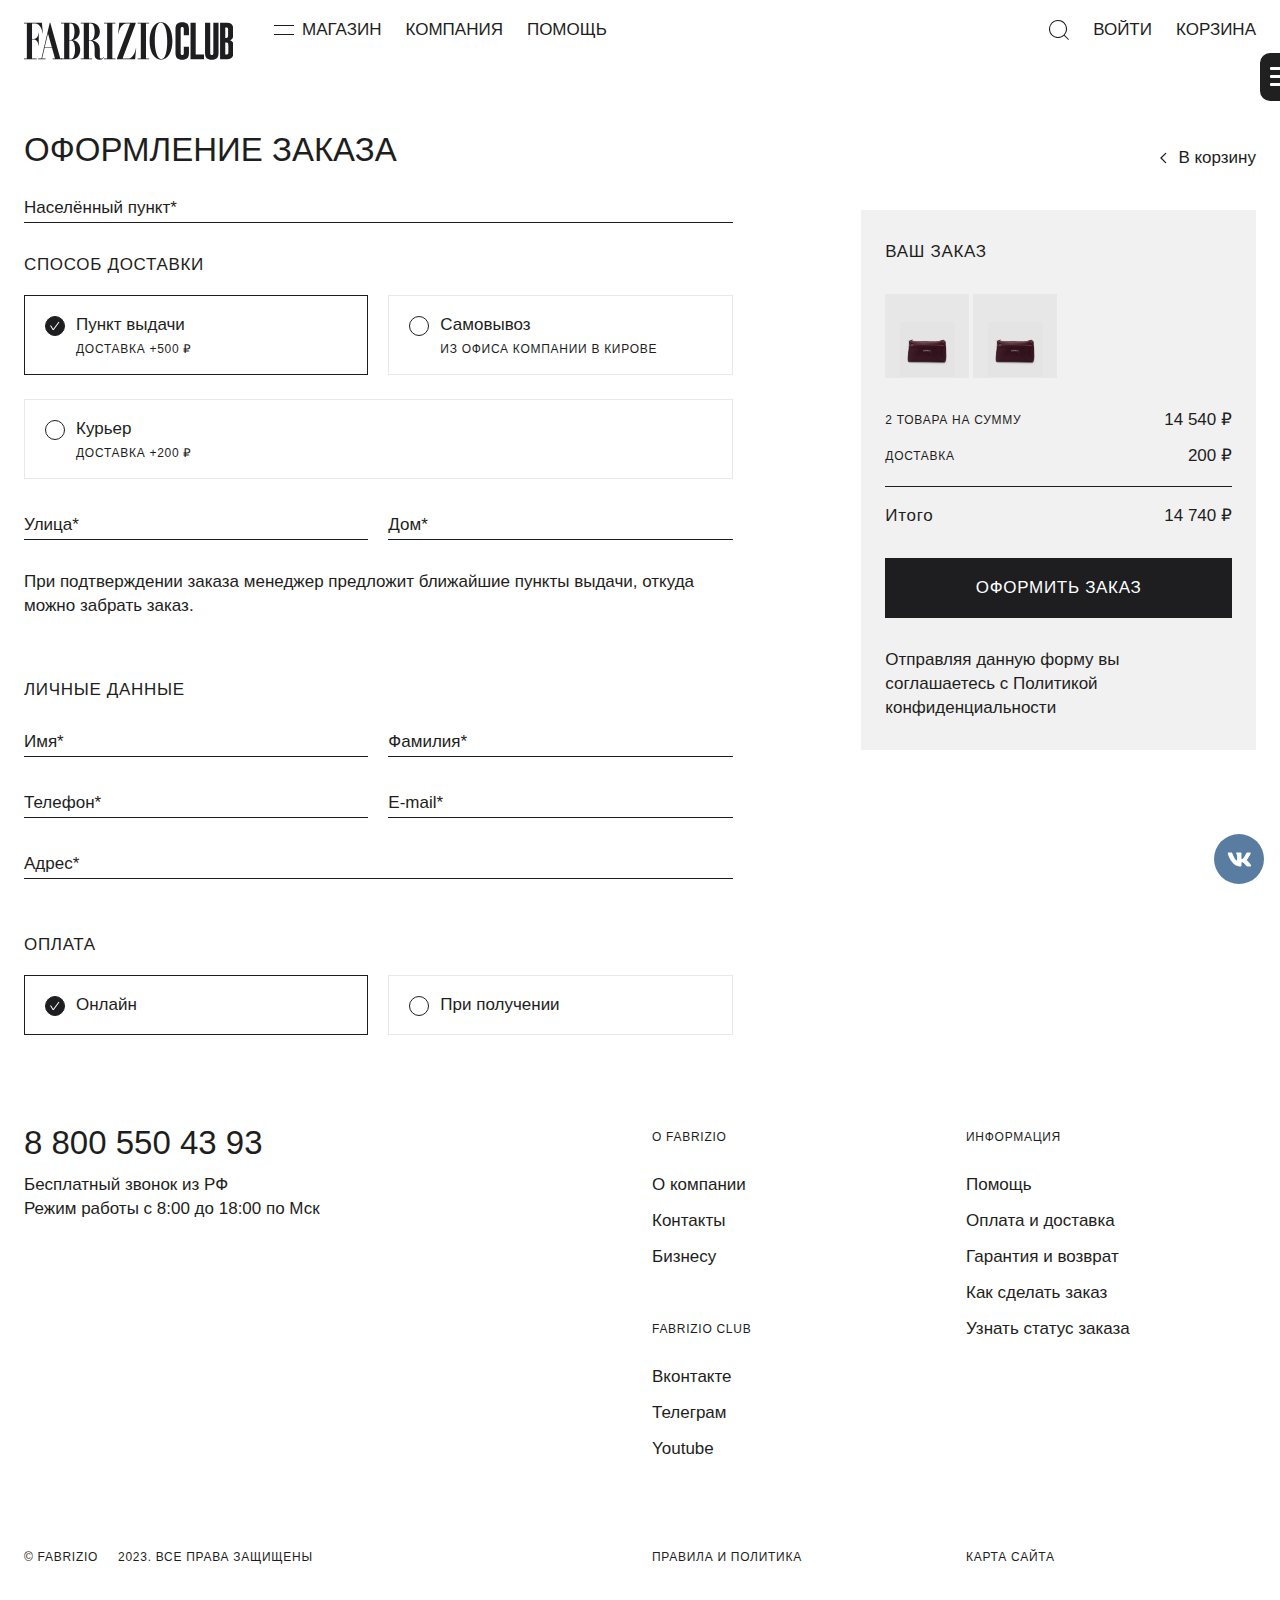
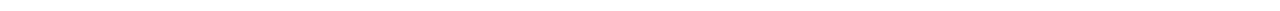
<file: making-order.html>
<!DOCTYPE html>
<html class="page" lang="ru">
  <head>
    <meta charset="utf-8">
    <meta name="viewport" content="width=device-width initial-scale=1">
    <meta name="format-detection" content="telephone=no">
    <meta name="format-detection" content="date=no">
    <meta name="format-detection" content="address=no">
    <meta name="format-detection" content="email=no">
    <link rel="icon" href="favicon/favicon.ico" sizes="any">
    <link rel="icon" href="favicon/icon.svg" type="image/svg+xml">
    <link rel="apple-touch-icon" href="favicon/apple-touch-icon.png">
    <link rel="manifest" href="favicon/site.webmanifest">
    <title>Оформление заказа</title>
    <link rel="preload" href="fonts/tt-interphases-pro-trial-variable-400.woff2" as="font" crossorigin="anonymous">
    <link rel="stylesheet" href="css/style.min.css?_v=20231223172133">
  </head>
  <body class="page__body">
    <div id="path" data-path="." hidden></div>
    <header class="header  ">
      <div class="header__container container"><a class="header__logo" href=""><img src="img/content/logo.svg" alt="Логотип FABRIZIO" loading="lazy"></a>
        <ul class="header__list">
          <li class="header__item">
            <button class="header__menu-open" type="button" data-modal="modal-header" aria-label="Открыть магазин">
              <svg width="20" height="20" aria-hidden="true">
                <use xlink:href="img/sprite.svg#burger"></use>
              </svg><span>Магазин</span>
            </button>
          </li>
          <li class="header__item"><a class="header__link" href="">Компания</a></li>
          <li class="header__item"><a class="header__link" href="">Помощь</a></li>
        </ul>
        <div class="header__wrapper">
          <button class="header__button header__search-open" type="button" data-modal="modal-search" aria-label="Открыть поиск">
            <svg width="20" height="20" aria-hidden="true">
              <use xlink:href="img/sprite.svg#search"></use>
            </svg>
          </button>
          <button class="header__button header__login-open" type="button" data-modal="modal-login">Войти</button>
          <button class="header__button header__cart-open" type="button" data-modal="modal-cart">Корзина</button>
        </div>
      </div>
    </header>
    <main class="main">
      <div class="making-order">
        <div class="making-order__container container">
          <div class="making-order__top-wrap">
            <h1 class="making-order__heading">Оформление заказа</h1>
            <button class="making-order__return" type="button" data-modal="modal-cart">
              <svg width="20" height="20" aria-hidden="true">
                <use xlink:href="img/sprite.svg#arrow-left"></use>
              </svg>В корзину
            </button>
          </div>
          <div class="making-order__wrapper">
            <form class="making-order__form order-form" action="#" data-form novalidate>
              <div class="order-form__locality">
                <div class="order-form__field-locality field field--required">
                  <input class="field__input required" id="order-form-locality" type="text" name="locality" placeholder=" ">
                  <label class="field__label" for="order-form-locality">Населённый пункт*</label><span class="field__error"></span>
                </div>
                <div class="order-form__choices">
                  <ul class="order-form__list">
                    <li class="order-form__item">
                      <button class="order-form__button" type="button"><span><b>В</b>ариант 1</span></button>
                    </li>
                    <li class="order-form__item">
                      <button class="order-form__button" type="button"><span><b>В</b>ариант 2</span></button>
                    </li>
                    <li class="order-form__item">
                      <button class="order-form__button" type="button"><span><b>В</b>ариант 3</span></button>
                    </li>
                    <li class="order-form__item">
                      <button class="order-form__button" type="button"><span><b>В</b>ариант 4</span></button>
                    </li>
                    <li class="order-form__item">
                      <button class="order-form__button" type="button"><span><b>В</b>ариант 5</span></button>
                    </li>
                    <li class="order-form__item">
                      <button class="order-form__button" type="button"><span><b>В</b>ариант 6</span></button>
                    </li>
                    <li class="order-form__item">
                      <button class="order-form__button" type="button"><span><b>В</b>ариант 7</span></button>
                    </li>
                    <li class="order-form__item">
                      <button class="order-form__button" type="button"><span><b>В</b>ариант 8</span></button>
                    </li>
                    <li class="order-form__item">
                      <button class="order-form__button" type="button"><span><b>В</b>ариант 9</span></button>
                    </li>
                    <li class="order-form__item">
                      <button class="order-form__button" type="button"><span><b>В</b>ариант 10</span></button>
                    </li>
                    <li class="order-form__item">
                      <button class="order-form__button" type="button"><span><b>В</b>ариант 11</span></button>
                    </li>
                    <li class="order-form__item">
                      <button class="order-form__button" type="button"><span><b>В</b>ариант 12</span></button>
                    </li>
                  </ul>
                </div>
              </div>
              <fieldset class="order-form__fieldset">
                <legend class="order-form__legend">Способ доставки</legend>
                <ul class="order-form__delivery-list">
                  <li class="order-form__delivery-item">
                        <div class="order-form__field-checkbox field">
                          <input class="visually-hidden" id="order-form-checkbox-1" type="radio" name="delivery" checked>
                          <label class="field__checkbox" for="order-form-checkbox-1"><span>Пункт выдачи</span><span>Доставка +500 ₽</span>
                          </label>
                        </div>
                  </li>
                  <li class="order-form__delivery-item">
                        <div class="order-form__field-checkbox field">
                          <input class="visually-hidden" id="order-form-checkbox-2" type="radio" name="delivery">
                          <label class="field__checkbox" for="order-form-checkbox-2"><span>Самовывоз</span><span>из офиса компании в Кирове</span>
                          </label>
                        </div>
                  </li>
                  <li class="order-form__delivery-item">
                        <div class="order-form__field-checkbox field">
                          <input class="visually-hidden" id="order-form-checkbox-3" type="radio" name="delivery">
                          <label class="field__checkbox" for="order-form-checkbox-3"><span>Курьер</span><span>Доставка +200 ₽</span>
                          </label>
                        </div>
                  </li>
                </ul>
                <ul class="order-form__address-list">
                  <li class="order-form__address-item">
                        <div class="order-form__field-street field field--required">
                          <input class="field__input required" id="order-form-street" type="text" name="street" placeholder=" ">
                          <label class="field__label" for="order-form-street">Улица*</label><span class="field__error"></span>
                        </div>
                  </li>
                  <li class="order-form__address-item">
                        <div class="order-form__field-house field field--required">
                          <input class="field__input required" id="order-form-house" type="text" name="house" placeholder=" ">
                          <label class="field__label" for="order-form-house">Дом*</label><span class="field__error"></span>
                        </div>
                  </li>
                  <li class="order-form__address-item">
                        <div class="order-form__field-room field field--required">
                          <input class="field__input required" id="order-form-room" type="text" name="room" placeholder=" ">
                          <label class="field__label" for="order-form-room">Квартира*</label><span class="field__error"></span>
                        </div>
                  </li>
                  <li class="order-form__address-item">
                        <div class="order-form__field-comment field field--required">
                          <input class="field__input required" id="order-form-comment" type="text" name="comment" placeholder=" ">
                          <label class="field__label" for="order-form-comment">Комментарий к заказу*</label><span class="field__desc">Подъезд, домофон, этаж</span><span class="field__error"></span>
                        </div>
                  </li>
                </ul>
                <p class="order-form__text">При подтверждении заказа менеджер предложит  ближайшие пункты выдачи, откуда можно забрать заказ.</p>
              </fieldset>
              <fieldset class="order-form__fieldset">
                <legend class="order-form__legend">Личные данные</legend>
                <ul class="order-form__user-list">
                  <li class="order-form__user-item">
                        <div class="order-form__field-name field field--required">
                          <input class="field__input validate-name required" id="order-form-name" type="text" name="name" placeholder=" ">
                          <label class="field__label" for="order-form-name">Имя*</label><span class="field__error"></span>
                        </div>
                  </li>
                  <li class="order-form__user-item">
                        <div class="order-form__field-secondname field field--required">
                          <input class="field__input validate-name required" id="order-form-secondname" type="text" name="secondname" placeholder=" ">
                          <label class="field__label" for="order-form-secondname">Фамилия*</label><span class="field__error"></span>
                        </div>
                  </li>
                  <li class="order-form__user-item">
                        <div class="order-form__field-phone field field--required">
                          <input class="field__input validate-phone required" id="order-form-phone" type="tel" name="phone" placeholder=" ">
                          <label class="field__label" for="order-form-phone">Телефон*</label><span class="field__error"></span>
                        </div>
                  </li>
                  <li class="order-form__user-item">
                        <div class="order-form__field-email field field--required">
                          <input class="field__input validate-email required" id="order-form-email" type="email" name="email" placeholder=" ">
                          <label class="field__label" for="order-form-email">E-mail*</label><span class="field__error"></span>
                        </div>
                  </li>
                  <li class="order-form__user-item">
                        <div class="order-form__field-address field field--required">
                          <input class="field__input required" id="order-form-address" type="text" name="address" placeholder=" ">
                          <label class="field__label" for="order-form-address">Адрес*</label><span class="field__error"></span>
                        </div>
                  </li>
                </ul>
              </fieldset>
              <fieldset class="order-form__fieldset">
                <legend class="order-form__legend">Оплата</legend>
                <ul class="order-form__pay-list">
                  <li class="order-form__pay-item">
                        <div class="order-form__field-checkbox field">
                          <input class="visually-hidden" id="order-form-checkbox-4" type="radio" name="pay" checked>
                          <label class="field__checkbox" for="order-form-checkbox-4"><span>Онлайн</span>
                          </label>
                        </div>
                  </li>
                  <li class="order-form__pay-item">
                        <div class="order-form__field-checkbox field">
                          <input class="visually-hidden" id="order-form-checkbox-5" type="radio" name="pay">
                          <label class="field__checkbox" for="order-form-checkbox-5"><span>При получении</span>
                          </label>
                        </div>
                  </li>
                </ul>
              </fieldset>
              <button class="visually-hidden" id="order-submit" type="submit" aria-label="Оформить заказ"></button>
            </form>
            <div class="making-order__result order-result">
              <p class="order-result__label">Ваш заказ</p>
              <ul class="order-result__list">
                <li class="order-result__item">
                  <picture>
                    <source srcset="img/content/card-image-01.webp" type="image/webp"><img src="img/content/card-image-01.jpg" alt="" loading="lazy">
                  </picture>
                </li>
                <li class="order-result__item">
                  <picture>
                    <source srcset="img/content/card-image-01.webp" type="image/webp"><img src="img/content/card-image-01.jpg" alt="" loading="lazy">
                  </picture>
                </li>
              </ul>
              <dl class="order-result__terms">
                <div class="order-result__term">
                  <dt>2 товара на сумму</dt>
                  <dd>14 540 ₽</dd>
                </div>
                <div class="order-result__term">
                  <dt>Доставка</dt>
                  <dd>200 ₽</dd>
                </div>
                <div class="order-result__term">
                  <dt>Итого</dt>
                  <dd>14 740 ₽</dd>
                </div>
              </dl>
              <button class="order-result__button button-accent" type="button">Оформить заказ</button>
              <p class="order-result__consent">Отправляя данную форму вы соглашаетесь с <a href="">Политикой конфиденциальности</a></p>
            </div>
          </div>
        </div>
      </div>
    </main>
    <footer class="footer">
      <div class="footer__container container">
        <div class="footer__top-wrap">
          <div class="footer__contacts"><a class="footer__phone" href="" data-phone><span>8 800 550 43 93</span></a>
            <p class="footer__text">Бесплатный звонок из РФ</p>
            <p class="footer__text">Режим работы с 8:00 до 18:00 по Мск</p>
          </div>
          <div class="footer__navigation-wrap">
            <div class="footer__navigation">
              <p class="footer__label">О Fabrizio</p>
              <ul class="footer__list">
                <li class="footer__item"><a class="footer__link" href="">О компании</a></li>
                <li class="footer__item"><a class="footer__link" href="">Контакты</a></li>
                <li class="footer__item"><a class="footer__link" href="">Бизнесу</a></li>
              </ul>
            </div>
            <div class="footer__navigation">
              <p class="footer__label">Fabrizio Club</p>
              <ul class="footer__list">
                <li class="footer__item"><a class="footer__link" href="">Вконтакте</a></li>
                <li class="footer__item"><a class="footer__link" href="">Телеграм</a></li>
                <li class="footer__item"><a class="footer__link" href="">Youtube</a></li>
              </ul>
            </div>
          </div>
          <div class="footer__navigation-wrap">
            <div class="footer__navigation">
              <p class="footer__label">Информация</p>
              <ul class="footer__list">
                <li class="footer__item"><a class="footer__link" href="">Помощь</a></li>
                <li class="footer__item"><a class="footer__link" href="">Оплата и доставка</a></li>
                <li class="footer__item"><a class="footer__link" href="">Гарантия и возврат</a></li>
                <li class="footer__item"><a class="footer__link" href="">Как сделать заказ</a></li>
                <li class="footer__item"><a class="footer__link" href="">Узнать статус заказа</a></li>
              </ul>
            </div>
          </div>
        </div>
        <div class="footer__bottom-wrap">
          <div class="footer__small-wrap">
            <p class="footer__small-text">© Fabrizio</p>
            <p class="footer__small-text">2023. Все права защищены</p>
          </div><a class="footer__small-text" href="">Правила и политика</a><a class="footer__small-text" href="">Карта сайта</a>
        </div>
      </div>
    </footer>
    <div class="footer-sticky">
      <button class="footer-sticky__cart" type="button" data-modal="modal-cart">Корзина 1</button>
    </div><a class="footer-social" href="" aria-label="Наш ВКонтакте">
      <svg width="25" height="25" aria-hidden="true">
        <use xlink:href="img/sprite.svg#vk"></use>
      </svg></a>
        <div class="modal" id="modal-header">
          <div class="modal__header">
            <div class="modal__header-wrap">
              <button class="modal__header-close modal-close" type="button" aria-label="Закрыть модальное окно">
                <svg width="20" height="20" aria-hidden="true">
                  <use xlink:href="img/sprite.svg#modal-close"></use>
                </svg>
              </button><a class="modal__header-logo"><img src="img/content/logo.svg" alt="" loading="lazy"></a>
              <button class="modal__header-search" type="button" aria-label="Открыть поиск">
                <svg width="20" height="20" aria-hidden="true">
                  <use xlink:href="img/sprite.svg#search"></use>
                </svg>
              </button>
            </div>
            <div class="modal-header">
              <div class="modal-header__categories">
                <button class="modal-header__category" type="button" aria-expanded="true">Женщинам</button>
                <button class="modal-header__category" type="button" aria-expanded="false">Мужчинам</button>
              </div>
              <ul class="modal-header__list">
                <li class="modal-header__item">
                  <button class="modal-header__button" aria-expanded="true">Сумки
                    <svg width="20" height="20" aria-hidden="true">
                      <use xlink:href="img/sprite.svg#minus"></use>
                    </svg>
                    <svg width="20" height="20" aria-hidden="true">
                      <use xlink:href="img/sprite.svg#plus"></use>
                    </svg>
                  </button>
                  <ul class="modal-header__links">
                    <li><a href="">Классические</a></li>
                    <li><a href="">Поясные</a></li>
                    <li><a href="">Сумки-рюкзаки</a></li>
                    <li><a href="">Рюкзаки</a></li>
                    <li><a href="">Клатчи</a></li>
                    <li><a href="">Сумка-портфель</a></li>
                    <li><a href="">Шопперы</a></li>
                    <li><a href="">Через плечо</a></li>
                    <li><a href="">Дорожные</a></li>
                    <li><a href="">Спортивные</a></li>
                  </ul><a class="modal-header__all" href="">Все сумки</a>
                </li>
                <li class="modal-header__item">
                  <button class="modal-header__button" aria-expanded="false">Аксессуары
                    <svg width="20" height="20" aria-hidden="true">
                      <use xlink:href="img/sprite.svg#minus"></use>
                    </svg>
                    <svg width="20" height="20" aria-hidden="true">
                      <use xlink:href="img/sprite.svg#plus"></use>
                    </svg>
                  </button>
                  <ul class="modal-header__links">
                    <li><a href="">Классические</a></li>
                    <li><a href="">Поясные</a></li>
                    <li><a href="">Сумки-рюкзаки</a></li>
                    <li><a href="">Рюкзаки</a></li>
                    <li><a href="">Клатчи</a></li>
                    <li><a href="">Сумка-портфель</a></li>
                    <li><a href="">Шопперы</a></li>
                    <li><a href="">Через плечо</a></li>
                    <li><a href="">Дорожные</a></li>
                    <li><a href="">Спортивные</a></li>
                  </ul>
                </li>
                <li class="modal-header__item">
                  <button class="modal-header__button" aria-expanded="false">Одежда
                    <svg width="20" height="20" aria-hidden="true">
                      <use xlink:href="img/sprite.svg#minus"></use>
                    </svg>
                    <svg width="20" height="20" aria-hidden="true">
                      <use xlink:href="img/sprite.svg#plus"></use>
                    </svg>
                  </button>
                  <ul class="modal-header__links">
                    <li><a href="">Классические</a></li>
                    <li><a href="">Поясные</a></li>
                    <li><a href="">Сумки-рюкзаки</a></li>
                    <li><a href="">Рюкзаки</a></li>
                    <li><a href="">Клатчи</a></li>
                    <li><a href="">Сумка-портфель</a></li>
                    <li><a href="">Шопперы</a></li>
                    <li><a href="">Через плечо</a></li>
                    <li><a href="">Дорожные</a></li>
                    <li><a href="">Спортивные</a></li>
                  </ul><a class="modal-header__all" href="">Все сумки</a>
                </li>
                <li class="modal-header__item">
                  <button class="modal-header__button modal-header__button--accent" aria-expanded="false">Скидки
                    <svg width="20" height="20" aria-hidden="true">
                      <use xlink:href="img/sprite.svg#minus"></use>
                    </svg>
                    <svg width="20" height="20" aria-hidden="true">
                      <use xlink:href="img/sprite.svg#plus"></use>
                    </svg>
                  </button>
                  <ul class="modal-header__links">
                    <li><a href="">Классические</a></li>
                    <li><a href="">Поясные</a></li>
                    <li><a href="">Сумки-рюкзаки</a></li>
                    <li><a href="">Рюкзаки</a></li>
                    <li><a href="">Клатчи</a></li>
                    <li><a href="">Сумка-портфель</a></li>
                    <li><a href="">Шопперы</a></li>
                    <li><a href="">Через плечо</a></li>
                    <li><a href="">Дорожные</a></li>
                    <li><a href="">Спортивные</a></li>
                  </ul>
                </li>
              </ul>
              <ul class="modal-header__pages">
                <li class="modal-header__page-item"><a class="modal-header__page-link" href="">О компании</a></li>
                <li class="modal-header__page-item"><a class="modal-header__page-link" href="">Контакты</a></li>
                <li class="modal-header__page-item"><a class="modal-header__page-link" href="">Помощь</a></li>
              </ul>
              <div class="modal-header__bottom-wrap">
                <p class="modal-header__region">Регион: Кировская обл</p>
                <button class="modal-header__login-open" type="button">Войти в личный кабинет</button>
              </div>
            </div>
          </div>
        </div>
        <div class="modal" id="modal-filters">
          <div class="modal__content modal__content--right">
            <div class="modal__top-wrap">
              <p class="modal__heading">Фильтры 2</p>
              <button class="modal__close modal-close" type="button" aria-label="Закрыть модальное окно">
                <svg width="20" height="20" aria-hidden="true">
                  <use xlink:href="img/sprite.svg#modal-close"></use>
                </svg>
              </button>
            </div>
            <form class="modal-filters" action="#" novalidate>
              <ul class="modal-filters__list">
                <li class="modal-filters__item">
                  <button class="modal-filters__button" type="button" aria-expanded="true">Цена
                    <svg width="20" height="20" aria-hidden="true">
                      <use xlink:href="img/sprite.svg#minus"></use>
                    </svg>
                    <svg width="20" height="20" aria-hidden="true">
                      <use xlink:href="img/sprite.svg#plus"></use>
                    </svg>
                  </button>
                  <div class="modal-filters__range-wrapper">
                    <p class="modal-filters__range-wrap">
                      <input class="modal-filters__range" id="filter-min" type="number" name="filter-min" value="1320" min="0" placeholder="0"> <span>₽</span>
                    </p>
                    <p class="modal-filters__range-wrap">
                      <input class="modal-filters__range" id="filter-max" type="number" name="filter-max" value="19320" max="50000" placeholder="50000"> <span>₽</span>
                    </p>
                    <div class="modal-filters__slider"></div>
                  </div>
                </li>
                <li class="modal-filters__item">
                  <div class="modal-filters__radio-field">
                    <input class="visually-hidden" id="filter-sale" name="sale" type="checkbox">
                    <label class="modal-filters__radio-label" for="filter-sale">% Распродажа</label>
                  </div>
                </li>
                <li class="modal-filters__item">
                  <button class="modal-filters__button" type="button" aria-expanded="false">Материал
                    <svg width="20" height="20" aria-hidden="true">
                      <use xlink:href="img/sprite.svg#minus"></use>
                    </svg>
                    <svg width="20" height="20" aria-hidden="true">
                      <use xlink:href="img/sprite.svg#plus"></use>
                    </svg>
                  </button>
                  <ul class="modal-filters__list1">
                    <li class="modal-filters__item1">
                      <div class="modal-filters__field1">
                        <input class="visually-hidden" id="filter1-1" name="material" type="checkbox">
                        <label class="modal-filters__label1" for="filter1-1">Кожа</label>
                      </div>
                    </li>
                    <li class="modal-filters__item1">
                      <div class="modal-filters__field1">
                        <input class="visually-hidden" id="filter1-2" name="material" type="checkbox">
                        <label class="modal-filters__label1" for="filter1-2">Искусственная кожа</label>
                      </div>
                    </li>
                    <li class="modal-filters__item1">
                      <div class="modal-filters__field1">
                        <input class="visually-hidden" id="filter1-3" name="material" type="checkbox">
                        <label class="modal-filters__label1" for="filter1-3">Экокожа</label>
                      </div>
                    </li>
                    <li class="modal-filters__item1">
                      <div class="modal-filters__field1">
                        <input class="visually-hidden" id="filter1-4" name="material" type="checkbox">
                        <label class="modal-filters__label1" for="filter1-4">Ткань</label>
                      </div>
                    </li>
                    <li class="modal-filters__item1">
                      <div class="modal-filters__field1">
                        <input class="visually-hidden" id="filter1-5" name="material" type="checkbox">
                        <label class="modal-filters__label1" for="filter1-5">Нейлон</label>
                      </div>
                    </li>
                  </ul>
                </li>
                <li class="modal-filters__item">
                  <button class="modal-filters__button" type="button" aria-expanded="false">Типы сумок
                    <svg width="20" height="20" aria-hidden="true">
                      <use xlink:href="img/sprite.svg#minus"></use>
                    </svg>
                    <svg width="20" height="20" aria-hidden="true">
                      <use xlink:href="img/sprite.svg#plus"></use>
                    </svg>
                  </button>
                  <ul class="modal-filters__list2">
                    <li class="modal-filters__item2">
                      <div class="modal-filters__field2">
                        <input class="visually-hidden" id="filter4-1" type="checkbox" name="type">
                        <label class="modal-filters__label2" for="filter4-1">Классические</label>
                      </div>
                    </li>
                    <li class="modal-filters__item2">
                      <div class="modal-filters__field2">
                        <input class="visually-hidden" id="filter4-2" type="checkbox" name="type">
                        <label class="modal-filters__label2" for="filter4-2">Поясные</label>
                      </div>
                    </li>
                    <li class="modal-filters__item2">
                      <div class="modal-filters__field2">
                        <input class="visually-hidden" id="filter4-3" type="checkbox" name="type">
                        <label class="modal-filters__label2" for="filter4-3">Сумки-рюкзаки</label>
                      </div>
                    </li>
                    <li class="modal-filters__item2">
                      <div class="modal-filters__field2">
                        <input class="visually-hidden" id="filter4-4" type="checkbox" name="type">
                        <label class="modal-filters__label2" for="filter4-4">Рюкзаки</label>
                      </div>
                    </li>
                    <li class="modal-filters__item2">
                      <div class="modal-filters__field2">
                        <input class="visually-hidden" id="filter4-5" type="checkbox" name="type">
                        <label class="modal-filters__label2" for="filter4-5">Клатчи</label>
                      </div>
                    </li>
                    <li class="modal-filters__item2">
                      <div class="modal-filters__field2">
                        <input class="visually-hidden" id="filter4-6" type="checkbox" name="type">
                        <label class="modal-filters__label2" for="filter4-6">Сумка-портфель</label>
                      </div>
                    </li>
                    <li class="modal-filters__item2">
                      <div class="modal-filters__field2">
                        <input class="visually-hidden" id="filter4-7" type="checkbox" name="type">
                        <label class="modal-filters__label2" for="filter4-7">Шопперы</label>
                      </div>
                    </li>
                    <li class="modal-filters__item2">
                      <div class="modal-filters__field2">
                        <input class="visually-hidden" id="filter4-8" type="checkbox" name="type">
                        <label class="modal-filters__label2" for="filter4-8">На руку</label>
                      </div>
                    </li>
                    <li class="modal-filters__item2">
                      <div class="modal-filters__field2">
                        <input class="visually-hidden" id="filter4-9" type="checkbox" name="type">
                        <label class="modal-filters__label2" for="filter4-9">Через плечо</label>
                      </div>
                    </li>
                    <li class="modal-filters__item2">
                      <div class="modal-filters__field2">
                        <input class="visually-hidden" id="filter4-10" type="checkbox" name="type">
                        <label class="modal-filters__label2" for="filter4-10">Дорожные</label>
                      </div>
                    </li>
                    <li class="modal-filters__item2">
                      <div class="modal-filters__field2">
                        <input class="visually-hidden" id="filter4-11" type="checkbox" name="type">
                        <label class="modal-filters__label2" for="filter4-11">Спортивные</label>
                      </div>
                    </li>
                  </ul>
                </li>
                <li class="modal-filters__item">
                  <button class="modal-filters__button" type="button" aria-expanded="false">Цвет
                    <svg width="20" height="20" aria-hidden="true">
                      <use xlink:href="img/sprite.svg#minus"></use>
                    </svg>
                    <svg width="20" height="20" aria-hidden="true">
                      <use xlink:href="img/sprite.svg#plus"></use>
                    </svg>
                  </button>
                  <ul class="modal-filters__list1">
                    <li class="modal-filters__item1">
                      <div class="modal-filters__field1">
                        <input class="visually-hidden" id="filter5-1" name="color" type="checkbox">
                        <label class="modal-filters__label1" for="filter5-1">Красный</label>
                      </div>
                    </li>
                    <li class="modal-filters__item1">
                      <div class="modal-filters__field1">
                        <input class="visually-hidden" id="filter5-2" name="color" type="checkbox">
                        <label class="modal-filters__label1" for="filter5-2">Зеленый</label>
                      </div>
                    </li>
                    <li class="modal-filters__item1">
                      <div class="modal-filters__field1">
                        <input class="visually-hidden" id="filter5-3" name="color" type="checkbox">
                        <label class="modal-filters__label1" for="filter5-3">Синий</label>
                      </div>
                    </li>
                    <li class="modal-filters__item1">
                      <div class="modal-filters__field1">
                        <input class="visually-hidden" id="filter5-4" name="color" type="checkbox">
                        <label class="modal-filters__label1" for="filter5-4">Бежевый</label>
                      </div>
                    </li>
                    <li class="modal-filters__item1">
                      <div class="modal-filters__field1">
                        <input class="visually-hidden" id="filter5-5" name="color" type="checkbox">
                        <label class="modal-filters__label1" for="filter5-5">Черный</label>
                      </div>
                    </li>
                    <li class="modal-filters__item1">
                      <div class="modal-filters__field1">
                        <input class="visually-hidden" id="filter5-6" name="color" type="checkbox">
                        <label class="modal-filters__label1" for="filter5-6">Белый</label>
                      </div>
                    </li>
                    <li class="modal-filters__item1">
                      <div class="modal-filters__field1">
                        <input class="visually-hidden" id="filter5-7" name="color" type="checkbox">
                        <label class="modal-filters__label1" for="filter5-7">Оранжевый</label>
                      </div>
                    </li>
                    <li class="modal-filters__item1">
                      <div class="modal-filters__field1">
                        <input class="visually-hidden" id="filter5-8" name="color" type="checkbox">
                        <label class="modal-filters__label1" for="filter5-8">Бордовый</label>
                      </div>
                    </li>
                    <li class="modal-filters__item1">
                      <div class="modal-filters__field1">
                        <input class="visually-hidden" id="filter5-9" name="color" type="checkbox">
                        <label class="modal-filters__label1" for="filter5-9">Фиолетовый</label>
                      </div>
                    </li>
                  </ul>
                </li>
                <li class="modal-filters__item">
                  <button class="modal-filters__button" type="button" aria-expanded="false">Размер
                    <svg width="20" height="20" aria-hidden="true">
                      <use xlink:href="img/sprite.svg#minus"></use>
                    </svg>
                    <svg width="20" height="20" aria-hidden="true">
                      <use xlink:href="img/sprite.svg#plus"></use>
                    </svg>
                  </button>
                  <ul class="modal-filters__list2">
                    <li class="modal-filters__item2">
                      <div class="modal-filters__field2">
                        <input class="visually-hidden" id="filter6-1" type="checkbox" name="size">
                        <label class="modal-filters__label2" for="filter6-1">Классические</label>
                      </div>
                    </li>
                    <li class="modal-filters__item2">
                      <div class="modal-filters__field2">
                        <input class="visually-hidden" id="filter6-2" type="checkbox" name="size">
                        <label class="modal-filters__label2" for="filter6-2">Поясные</label>
                      </div>
                    </li>
                    <li class="modal-filters__item2">
                      <div class="modal-filters__field2">
                        <input class="visually-hidden" id="filter6-3" type="checkbox" name="size">
                        <label class="modal-filters__label2" for="filter6-3">Сумки-рюкзаки</label>
                      </div>
                    </li>
                    <li class="modal-filters__item2">
                      <div class="modal-filters__field2">
                        <input class="visually-hidden" id="filter6-4" type="checkbox" name="size">
                        <label class="modal-filters__label2" for="filter6-4">Рюкзаки</label>
                      </div>
                    </li>
                  </ul>
                </li>
                <li class="modal-filters__item">
                  <button class="modal-filters__button" type="button" aria-expanded="false">Форма
                    <svg width="20" height="20" aria-hidden="true">
                      <use xlink:href="img/sprite.svg#minus"></use>
                    </svg>
                    <svg width="20" height="20" aria-hidden="true">
                      <use xlink:href="img/sprite.svg#plus"></use>
                    </svg>
                  </button>
                  <ul class="modal-filters__list2">
                    <li class="modal-filters__item2">
                      <div class="modal-filters__field2">
                        <input class="visually-hidden" id="filter7-1" type="checkbox" name="form">
                        <label class="modal-filters__label2" for="filter7-1">Классические</label>
                      </div>
                    </li>
                    <li class="modal-filters__item2">
                      <div class="modal-filters__field2">
                        <input class="visually-hidden" id="filter7-2" type="checkbox" name="form">
                        <label class="modal-filters__label2" for="filter7-2">Поясные</label>
                      </div>
                    </li>
                    <li class="modal-filters__item2">
                      <div class="modal-filters__field2">
                        <input class="visually-hidden" id="filter7-3" type="checkbox" name="form">
                        <label class="modal-filters__label2" for="filter7-3">Сумки-рюкзаки</label>
                      </div>
                    </li>
                    <li class="modal-filters__item2">
                      <div class="modal-filters__field2">
                        <input class="visually-hidden" id="filter7-4" type="checkbox" name="form">
                        <label class="modal-filters__label2" for="filter7-4">Рюкзаки</label>
                      </div>
                    </li>
                  </ul>
                </li>
                <li class="modal-filters__item">
                  <button class="modal-filters__button" type="button" aria-expanded="false">По назначению
                    <svg width="20" height="20" aria-hidden="true">
                      <use xlink:href="img/sprite.svg#minus"></use>
                    </svg>
                    <svg width="20" height="20" aria-hidden="true">
                      <use xlink:href="img/sprite.svg#plus"></use>
                    </svg>
                  </button>
                  <ul class="modal-filters__list2">
                    <li class="modal-filters__item2">
                      <div class="modal-filters__field2">
                        <input class="visually-hidden" id="filter8-1" type="checkbox" name="naz">
                        <label class="modal-filters__label2" for="filter8-1">Классические</label>
                      </div>
                    </li>
                    <li class="modal-filters__item2">
                      <div class="modal-filters__field2">
                        <input class="visually-hidden" id="filter8-2" type="checkbox" name="naz">
                        <label class="modal-filters__label2" for="filter8-2">Поясные</label>
                      </div>
                    </li>
                    <li class="modal-filters__item2">
                      <div class="modal-filters__field2">
                        <input class="visually-hidden" id="filter8-3" type="checkbox" name="naz">
                        <label class="modal-filters__label2" for="filter8-3">Сумки-рюкзаки</label>
                      </div>
                    </li>
                    <li class="modal-filters__item2">
                      <div class="modal-filters__field2">
                        <input class="visually-hidden" id="filter8-4" type="checkbox" name="naz">
                        <label class="modal-filters__label2" for="filter8-4">Рюкзаки</label>
                      </div>
                    </li>
                  </ul>
                </li>
                <li class="modal-filters__item">
                  <button class="modal-filters__button" type="button" aria-expanded="false">Стиль
                    <svg width="20" height="20" aria-hidden="true">
                      <use xlink:href="img/sprite.svg#minus"></use>
                    </svg>
                    <svg width="20" height="20" aria-hidden="true">
                      <use xlink:href="img/sprite.svg#plus"></use>
                    </svg>
                  </button>
                  <ul class="modal-filters__list2">
                    <li class="modal-filters__item2">
                      <div class="modal-filters__field2">
                        <input class="visually-hidden" id="filter9-1" type="checkbox" name="style">
                        <label class="modal-filters__label2" for="filter9-1">Классические</label>
                      </div>
                    </li>
                    <li class="modal-filters__item2">
                      <div class="modal-filters__field2">
                        <input class="visually-hidden" id="filter9-2" type="checkbox" name="style">
                        <label class="modal-filters__label2" for="filter9-2">Поясные</label>
                      </div>
                    </li>
                    <li class="modal-filters__item2">
                      <div class="modal-filters__field2">
                        <input class="visually-hidden" id="filter9-3" type="checkbox" name="style">
                        <label class="modal-filters__label2" for="filter9-3">Сумки-рюкзаки</label>
                      </div>
                    </li>
                    <li class="modal-filters__item2">
                      <div class="modal-filters__field2">
                        <input class="visually-hidden" id="filter9-4" type="checkbox" name="style">
                        <label class="modal-filters__label2" for="filter9-4">Рюкзаки</label>
                      </div>
                    </li>
                  </ul>
                </li>
                <li class="modal-filters__item">
                  <button class="modal-filters__button" type="button" aria-expanded="false">Тип ручек
                    <svg width="20" height="20" aria-hidden="true">
                      <use xlink:href="img/sprite.svg#minus"></use>
                    </svg>
                    <svg width="20" height="20" aria-hidden="true">
                      <use xlink:href="img/sprite.svg#plus"></use>
                    </svg>
                  </button>
                  <ul class="modal-filters__list2">
                    <li class="modal-filters__item2">
                      <div class="modal-filters__field2">
                        <input class="visually-hidden" id="filter10-1" type="checkbox" name="ruch">
                        <label class="modal-filters__label2" for="filter10-1">Классические</label>
                      </div>
                    </li>
                    <li class="modal-filters__item2">
                      <div class="modal-filters__field2">
                        <input class="visually-hidden" id="filter10-2" type="checkbox" name="ruch">
                        <label class="modal-filters__label2" for="filter10-2">Поясные</label>
                      </div>
                    </li>
                    <li class="modal-filters__item2">
                      <div class="modal-filters__field2">
                        <input class="visually-hidden" id="filter10-3" type="checkbox" name="ruch">
                        <label class="modal-filters__label2" for="filter10-3">Сумки-рюкзаки</label>
                      </div>
                    </li>
                    <li class="modal-filters__item2">
                      <div class="modal-filters__field2">
                        <input class="visually-hidden" id="filter10-4" type="checkbox" name="ruch">
                        <label class="modal-filters__label2" for="filter10-4">Рюкзаки</label>
                      </div>
                    </li>
                  </ul>
                </li>
              </ul>
              <button class="modal-filters__submit button-accent" type="submit">Применить <span>2</span></button>
            </form>
          </div>
        </div>
        <div class="modal" id="modal-search">
          <div class="modal__content modal__content--right">
            <div class="modal__top-wrap">
              <p class="modal__heading">Поиск</p>
              <button class="modal__close modal-close" type="button" aria-label="Закрыть модальное окно">
                <svg width="20" height="20" aria-hidden="true">
                  <use xlink:href="img/sprite.svg#modal-close"></use>
                </svg>
              </button>
            </div>
            <div class="modal__wrapper">
              <form class="modal__search-form" action="#" novalidate>
                    <div class="modal__field-search field">
                      <input class="field__input" id="modal-search-search" type="text" name="search" placeholder="Что ищете?">
                      <label class="visually-hidden" for="modal-search-search">Что ищете?</label><span class="field__error"></span>
                      <button class="field__search-submit" type="submit">
                        <svg width="20" height="20" aria-hidden="true">
                          <use xlink:href="img/sprite.svg#arrow-right"></use>
                        </svg>
                      </button>
                      <button class="field__search-reset" type="reset">
                        <svg width="16" height="16" aria-hidden="true">
                          <use xlink:href="img/sprite.svg#modal-close"></use>
                        </svg>
                      </button>
                    </div>
                <p class="modal__search-label">Популярные запросы</p>
                <ul class="modal__search-list">
                  <li class="modal__search-item"><a href="">Шоппер</a></li>
                  <li class="modal__search-item"><a href="">Клатч</a></li>
                  <li class="modal__search-item"><a href="">Для телефона</a></li>
                  <li class="modal__search-item"><a href="">На длинном ремне</a></li>
                  <li class="modal__search-item"><a href="">Бежевые</a></li>
                </ul>
              </form>
            </div>
          </div>
        </div>
        <div class="modal" id="modal-login">
          <div class="modal__content modal__content--right">
            <div class="modal__top-wrap">
              <p class="modal__heading">Вход в личный кабинет / Создание профиля</p>
              <button class="modal__close modal-close" type="button" aria-label="Закрыть модальное окно">
                <svg width="20" height="20" aria-hidden="true">
                  <use xlink:href="img/sprite.svg#modal-close"></use>
                </svg>
              </button>
            </div>
            <div class="modal__wrapper">
              <form class="modal__login-form" action="#" data-form novalidate>
                    <div class="modal__field-phone field field--required">
                      <input class="field__input validate-phone required" id="modal-form-phone" type="tel" name="phone" placeholder=" ">
                      <label class="field__label" for="modal-form-phone">Номер телефона</label><span class="field__error"></span>
                    </div>
                <button class="modal__login-submit button-alternate" type="submit">Продолжить</button>
              </form>
            </div>
          </div>
        </div>
        <div class="modal" id="modal-cart">
          <div class="modal__content modal__content--right">
            <div class="modal__top-wrap">
              <p class="modal__heading">Корзина 2</p>
              <button class="modal__close modal-close" type="button" aria-label="Закрыть модальное окно">
                <svg width="20" height="20" aria-hidden="true">
                  <use xlink:href="img/sprite.svg#modal-close"></use>
                </svg>
              </button>
            </div>
            <div class="modal__wrapper">
              <ul class="modal__cart-list">
                <li class="modal__cart-item">
                  <div class="modal__cart-image">
                    <picture>
                      <source srcset="img/content/card-image-01.jpg" type="image/webp"><img src="img/content/card-image-01.jpg" alt="" loading="lazy">
                    </picture>
                  </div>
                  <dl class="modal__cart-terms">
                    <div class="modal__cart-term">
                      <dt>Название</dt>
                      <dd>Ember</dd>
                    </div>
                    <div class="modal__cart-term">
                      <dt>Материал</dt>
                      <dd>Текстиль</dd>
                    </div>
                    <div class="modal__cart-term">
                      <dt>Цвет</dt>
                      <dd>Красный</dd>
                    </div>
                  </dl>
                  <div class="modal__cart-wrapper">
                    <div class="modal__cart-stepper stepper">
                      <button class="stepper__button" aria-label="Уменьшить на 1">
                        <svg width="16" height="16" aria-hidden="true">
                          <use xlink:href="img/sprite.svg#minus"></use>
                        </svg>
                      </button>
                      <input class="stepper__count" type="number" value="1" min="0">
                      <button class="stepper__button" aria-label="Увеличить на 1">
                        <svg width="16" height="16" aria-hidden="true">
                          <use xlink:href="img/sprite.svg#plus"></use>
                        </svg>
                      </button>
                    </div>
                    <p class="modal__cart-price">3 310 ₽</p>
                  </div>
                </li>
                <li class="modal__cart-item">
                  <div class="modal__cart-image">
                    <picture>
                      <source srcset="img/content/card-image-02.jpg" type="image/webp"><img src="img/content/card-image-02.jpg" alt="" loading="lazy">
                    </picture>
                  </div>
                  <dl class="modal__cart-terms">
                    <div class="modal__cart-term">
                      <dt>Название</dt>
                      <dd>EVA</dd>
                    </div>
                    <div class="modal__cart-term">
                      <dt>Материал</dt>
                      <dd>Натуральная кожа</dd>
                    </div>
                    <div class="modal__cart-term">
                      <dt>Цвет</dt>
                      <dd>Черная</dd>
                    </div>
                  </dl>
                  <div class="modal__cart-wrapper">
                    <div class="modal__cart-stepper stepper">
                      <button class="stepper__button" aria-label="Уменьшить на 1">
                        <svg width="16" height="16" aria-hidden="true">
                          <use xlink:href="img/sprite.svg#minus"></use>
                        </svg>
                      </button>
                      <input class="stepper__count" type="number" value="1" min="0">
                      <button class="stepper__button" aria-label="Увеличить на 1">
                        <svg width="16" height="16" aria-hidden="true">
                          <use xlink:href="img/sprite.svg#plus"></use>
                        </svg>
                      </button>
                    </div>
                    <p class="modal__cart-price">11 230 ₽</p>
                  </div>
                </li>
              </ul>
              <div class="modal__cart-result">
                <div class="modal__cart-info">
                  <p>Без учета возможной стоимости доставки</p>
                  <p>Итого <span>14 540 ₽</span></p>
                </div><a class="modal__cart-link button-accent" href="">Перейти к оформлению</a>
              </div>
            </div>
          </div>
        </div>
        <div class="modal" id="modal-product-1">
          <div class="modal__content modal__content--left">
            <div class="modal__top-wrap">
              <p class="modal__heading">Характеристики</p>
              <button class="modal__close modal-close" type="button" aria-label="Закрыть модальное окно">
                <svg width="20" height="20" aria-hidden="true">
                  <use xlink:href="img/sprite.svg#modal-close"></use>
                </svg>
              </button>
            </div>
            <div class="modal__product modal__product--1">
              <div class="modal__product-image">
                <picture>
                  <source srcset="img/content/modal-product-01.jpg" type="image/webp"><img src="img/content/modal-product-01.jpg" alt="" loading="lazy">
                </picture>
              </div>
              <dl class="modal__product-terms">
                <div class="modal__product-term">
                  <dt>Габариты</dt>
                  <dd>Ш 20см <br> Г 6см <br> В 12см</dd>
                </div>
                <div class="modal__product-term">
                  <dt>Фурнитура</dt>
                  <dd>Металлическая, хромированная</dd>
                </div>
                <div class="modal__product-term">
                  <dt>Материал</dt>
                  <dd>Натуральная кожа</dd>
                </div>
                <div class="modal__product-term">
                  <dt>Карманы</dt>
                  <dd>Внутренний карман на молнии. Два внутренних кармана под смартфон и другие аксессуары.</dd>
                </div>
                <div class="modal__product-term">
                  <dt>Подклада</dt>
                  <dd>Полиэстр</dd>
                </div>
                <div class="modal__product-term">
                  <dt>Цвет</dt>
                  <dd>Жёлтый</dd>
                </div>
              </dl>
            </div>
          </div>
        </div>
        <div class="modal" id="modal-product-2">
          <div class="modal__content modal__content--left">
            <div class="modal__top-wrap">
              <p class="modal__heading">Доставка и оплата</p>
              <button class="modal__close modal-close" type="button" aria-label="Закрыть модальное окно">
                <svg width="20" height="20" aria-hidden="true">
                  <use xlink:href="img/sprite.svg#modal-close"></use>
                </svg>
              </button>
            </div>
            <div class="modal__product modal__product--2">
              <ul class="modal__product-list">
                <li class="modal__product-item">
                  <p class="modal__product-label">Доставка: Кировская обл</p>
                  <dl class="modal__product-terms">
                    <div class="modal__product-term">
                      <dt>Пункты  выдачи</dt>
                      <dd>Если сумма заказа меньше 5000 ₽, стоимость доставки 500 ₽, если больше 5000 ₽ — 4 дня</dd>
                    </div>
                    <div class="modal__product-term">
                      <dt>Курьерская доставка</dt>
                      <dd>200 ₽ — 3 дня</dd>
                    </div>
                    <div class="modal__product-term">
                      <dt>Самовывоз</dt>
                      <dd>Бесплатно (Из шоу-рума в г. Киров) — сегодня.</dd>
                    </div>
                  </dl>
                </li>
                <li class="modal__product-item">
                  <p class="modal__product-label">Варианты оплаты</p>
                  <ul class="modal__product-sublist">
                    <li class="modal__product-subitem">Банковской картой</li>
                    <li class="modal__product-subitem">Наличными при получении</li>
                  </ul>
                </li>
              </ul>
            </div>
          </div>
        </div>
        <div class="modal" id="modal-product-3">
          <div class="modal__content modal__content--left">
            <div class="modal__top-wrap">
              <p class="modal__heading">Порядок обмена и возврата</p>
              <button class="modal__close modal-close" type="button" aria-label="Закрыть модальное окно">
                <svg width="20" height="20" aria-hidden="true">
                  <use xlink:href="img/sprite.svg#modal-close"></use>
                </svg>
              </button>
            </div>
            <div class="modal__product modal__product--3">
              <div class="modal__product-content">
                <p>Возврат или обмен товара ненадлежащего качества осуществляется в соответствии со статьями 18-24 Федерального Закона «О защите прав потребителей».</p>
                <ol>
                  <li>
                    <p>Сообщить нам о возврате или обмене на почту <a href="mailto:bagfabrizio@gmail.com">bagfabrizio@gmail.com</a> Пожалуйста, кратко опишите Вашу ситуацию (сообщите номер заказа), чтобы мы могли оперативно Вам ответить.</p>
                    <ol>
                      <li>У товара обнаружен брак или Вы хотите вернуть товар надлежащего качества?</li>
                      <li>Вы хотите обменять товар или вернуть денежные средства.</li>
                      <li>В случае обнаружения ненадлежащего качества, по возможности, приложите фотографию.</li>
                    </ol>
                  </li>
                  <li>
                    <p>Скачать и заполнить заявление на возврат</p>
                    <ul>
                      <li><a href="">Заявление на возврат товара надлежащего качества</a></li>
                      <li><a href="">Заявление на возврат товара ненадлежащего качества</a></li>
                    </ul>
                  </li>
                  <li>
                    <p>Дождаться ответа нашей компании на Ваше обращение. Мы ответим на Ваше письмо в течение 2-х рабочих дней, и сообщим как и куда можно осуществить возврат. Осуществить возврат можно двумя способами: самостоятельно привезти товар к нам, либо отправить Почтой России.</p>
                  </li>
                  <li>
                    <p>Осуществить возврат. Перед возвратом, проверьте, пожалуйста, полную комплектность товара. Приложите заявление, кассовый и товарный чеки.</p>
                  </li>
                  <li>
                    <p>Получить денежные средства или товар для обмена. В случае приезда к нам в офис обмен или возврат денежных средств производится на месте. В случае отправки Почтой России в течение 10 дней с момента получения нами товара.</p>
                  </li>
                </ol><a class="modal__product-more" href="">Узнать больше</a>
              </div>
            </div>
          </div>
        </div>
        <div class="modal" id="modal-product-4">
          <div class="modal__content modal__content--left">
            <div class="modal__top-wrap">
              <p class="modal__heading">Гарантия качества</p>
              <button class="modal__close modal-close" type="button" aria-label="Закрыть модальное окно">
                <svg width="20" height="20" aria-hidden="true">
                  <use xlink:href="img/sprite.svg#modal-close"></use>
                </svg>
              </button>
            </div>
            <div class="modal__product modal__product--4">
              <div class="modal__product-image">
                <picture>
                  <source srcset="img/content/modal-product-04.jpg" type="image/webp"><img src="img/content/modal-product-04.jpg" alt="" loading="lazy">
                </picture>
              </div>
              <p class="modal__product-big-label">Гарантия 365 дней</p>
              <div class="modal__product-content">
                <p>При покупке Вы получаете гарантийный талон, в котором указаны сроки возврата товара при определенных обстоятельствах.</p>
                <p>Если возникили сомнения в натуральности кожи, Вы можете отнести её на независимую экспертизу и при обнаружении ненатуральности кожи, мы вернём двойную её стоимость.</p>
                <p>Товары FABRIZIO, изготовленные по специальному заказу, возврату не подлежат. Обмен возможен только в случае обнаружения брака на изделии, ошибки в тексте или дизайне принта по вине производства.</p>
              </div>
            </div>
          </div>
        </div>
    <script src="js/bundle.min.js?_v=20231223172133"></script>
    <script src="js/switcher.js?_v=20231223172133"></script>
  </body>
</html>
</file>
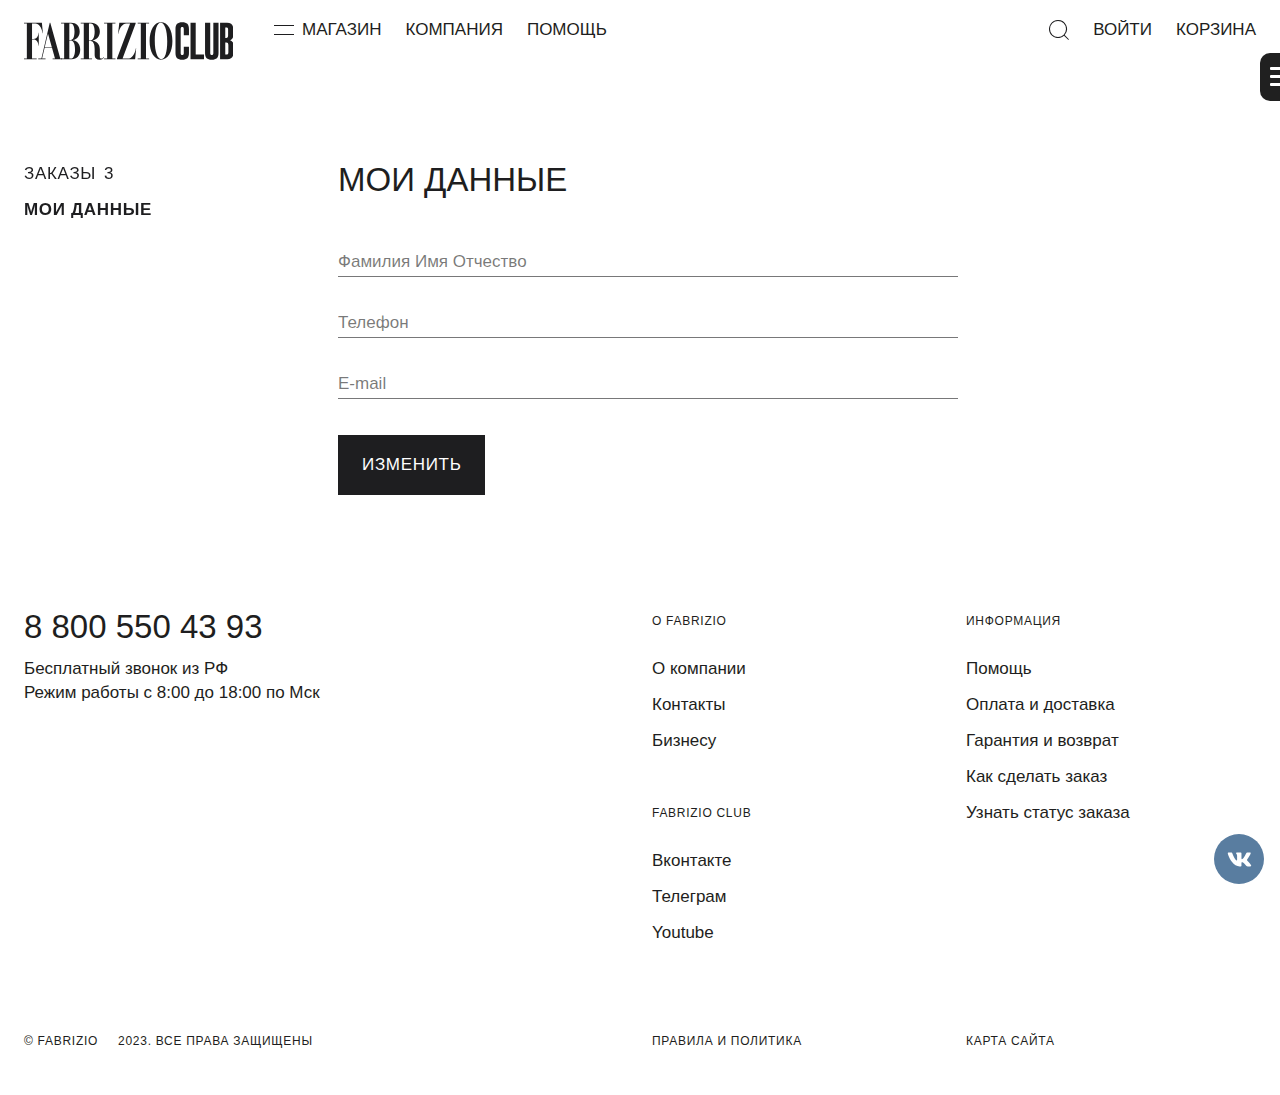
<file: my-data.html>
<!DOCTYPE html>
<html class="page" lang="ru">
  <head>
    <meta charset="utf-8">
    <meta name="viewport" content="width=device-width initial-scale=1">
    <meta name="format-detection" content="telephone=no">
    <meta name="format-detection" content="date=no">
    <meta name="format-detection" content="address=no">
    <meta name="format-detection" content="email=no">
    <link rel="icon" href="favicon/favicon.ico" sizes="any">
    <link rel="icon" href="favicon/icon.svg" type="image/svg+xml">
    <link rel="apple-touch-icon" href="favicon/apple-touch-icon.png">
    <link rel="manifest" href="favicon/site.webmanifest">
    <title>Мои данные</title>
    <link rel="preload" href="fonts/tt-interphases-pro-trial-variable-400.woff2" as="font" crossorigin="anonymous">
    <link rel="stylesheet" href="css/style.min.css?_v=20231223172133">
  </head>
  <body class="page__body">
    <div id="path" data-path="." hidden></div>
    <header class="header  ">
      <div class="header__container container"><a class="header__logo" href=""><img src="img/content/logo.svg" alt="Логотип FABRIZIO" loading="lazy"></a>
        <ul class="header__list">
          <li class="header__item">
            <button class="header__menu-open" type="button" data-modal="modal-header" aria-label="Открыть магазин">
              <svg width="20" height="20" aria-hidden="true">
                <use xlink:href="img/sprite.svg#burger"></use>
              </svg><span>Магазин</span>
            </button>
          </li>
          <li class="header__item"><a class="header__link" href="">Компания</a></li>
          <li class="header__item"><a class="header__link" href="">Помощь</a></li>
        </ul>
        <div class="header__wrapper">
          <button class="header__button header__search-open" type="button" data-modal="modal-search" aria-label="Открыть поиск">
            <svg width="20" height="20" aria-hidden="true">
              <use xlink:href="img/sprite.svg#search"></use>
            </svg>
          </button>
          <button class="header__button header__login-open" type="button" data-modal="modal-login">Войти</button>
          <button class="header__button header__cart-open" type="button" data-modal="modal-cart">Корзина</button>
        </div>
      </div>
    </header>
    <main class="main">
      <div class="account">
        <div class="account__container container">
          <div class="account__nav account-nav">
            <ul class="account-nav__list">
              <li class="account-nav__item"><a class="account-nav__link" href="">Заказы <span>3</span></a></li>
              <li class="account-nav__item"><a class="account-nav__link account-nav__link--current" href="">Мои данные</a></li>
            </ul>
          </div>
          <div class="account__content">
            <h1 class="account__heading">Мои данные</h1>
            <div class="account__data data">
              <form class="data__form" data-form action="#" novalidate>
                    <div class="data__field-name field field--required">
                      <input class="field__input validate-name required" id="data-name" type="text" name="name" placeholder=" ">
                      <label class="field__label" for="data-name">Фамилия Имя Отчество</label><span class="field__error"></span>
                    </div>
                    <div class="data__field-phone field field--required">
                      <input class="field__input validate-phone required" id="data-phone" type="tel" name="phone" placeholder=" ">
                      <label class="field__label" for="data-phone">Телефон</label><span class="field__error"></span>
                    </div>
                    <div class="data__field-phone field field--required">
                      <input class="field__input validate-email required" id="data-email" type="email" name="email" placeholder=" ">
                      <label class="field__label" for="data-email">E-mail</label><span class="field__error"></span>
                    </div>
                <button class="data__submit button-accent" type="submit">Изменить</button>
              </form>
            </div>
          </div>
        </div>
      </div>
    </main>
    <footer class="footer">
      <div class="footer__container container">
        <div class="footer__top-wrap">
          <div class="footer__contacts"><a class="footer__phone" href="" data-phone><span>8 800 550 43 93</span></a>
            <p class="footer__text">Бесплатный звонок из РФ</p>
            <p class="footer__text">Режим работы с 8:00 до 18:00 по Мск</p>
          </div>
          <div class="footer__navigation-wrap">
            <div class="footer__navigation">
              <p class="footer__label">О Fabrizio</p>
              <ul class="footer__list">
                <li class="footer__item"><a class="footer__link" href="">О компании</a></li>
                <li class="footer__item"><a class="footer__link" href="">Контакты</a></li>
                <li class="footer__item"><a class="footer__link" href="">Бизнесу</a></li>
              </ul>
            </div>
            <div class="footer__navigation">
              <p class="footer__label">Fabrizio Club</p>
              <ul class="footer__list">
                <li class="footer__item"><a class="footer__link" href="">Вконтакте</a></li>
                <li class="footer__item"><a class="footer__link" href="">Телеграм</a></li>
                <li class="footer__item"><a class="footer__link" href="">Youtube</a></li>
              </ul>
            </div>
          </div>
          <div class="footer__navigation-wrap">
            <div class="footer__navigation">
              <p class="footer__label">Информация</p>
              <ul class="footer__list">
                <li class="footer__item"><a class="footer__link" href="">Помощь</a></li>
                <li class="footer__item"><a class="footer__link" href="">Оплата и доставка</a></li>
                <li class="footer__item"><a class="footer__link" href="">Гарантия и возврат</a></li>
                <li class="footer__item"><a class="footer__link" href="">Как сделать заказ</a></li>
                <li class="footer__item"><a class="footer__link" href="">Узнать статус заказа</a></li>
              </ul>
            </div>
          </div>
        </div>
        <div class="footer__bottom-wrap">
          <div class="footer__small-wrap">
            <p class="footer__small-text">© Fabrizio</p>
            <p class="footer__small-text">2023. Все права защищены</p>
          </div><a class="footer__small-text" href="">Правила и политика</a><a class="footer__small-text" href="">Карта сайта</a>
        </div>
      </div>
    </footer>
    <div class="footer-sticky">
      <button class="footer-sticky__cart" type="button" data-modal="modal-cart">Корзина 1</button>
    </div><a class="footer-social" href="" aria-label="Наш ВКонтакте">
      <svg width="25" height="25" aria-hidden="true">
        <use xlink:href="img/sprite.svg#vk"></use>
      </svg></a>
        <div class="modal" id="modal-header">
          <div class="modal__header">
            <div class="modal__header-wrap">
              <button class="modal__header-close modal-close" type="button" aria-label="Закрыть модальное окно">
                <svg width="20" height="20" aria-hidden="true">
                  <use xlink:href="img/sprite.svg#modal-close"></use>
                </svg>
              </button><a class="modal__header-logo"><img src="img/content/logo.svg" alt="" loading="lazy"></a>
              <button class="modal__header-search" type="button" aria-label="Открыть поиск">
                <svg width="20" height="20" aria-hidden="true">
                  <use xlink:href="img/sprite.svg#search"></use>
                </svg>
              </button>
            </div>
            <div class="modal-header">
              <div class="modal-header__categories">
                <button class="modal-header__category" type="button" aria-expanded="true">Женщинам</button>
                <button class="modal-header__category" type="button" aria-expanded="false">Мужчинам</button>
              </div>
              <ul class="modal-header__list">
                <li class="modal-header__item">
                  <button class="modal-header__button" aria-expanded="true">Сумки
                    <svg width="20" height="20" aria-hidden="true">
                      <use xlink:href="img/sprite.svg#minus"></use>
                    </svg>
                    <svg width="20" height="20" aria-hidden="true">
                      <use xlink:href="img/sprite.svg#plus"></use>
                    </svg>
                  </button>
                  <ul class="modal-header__links">
                    <li><a href="">Классические</a></li>
                    <li><a href="">Поясные</a></li>
                    <li><a href="">Сумки-рюкзаки</a></li>
                    <li><a href="">Рюкзаки</a></li>
                    <li><a href="">Клатчи</a></li>
                    <li><a href="">Сумка-портфель</a></li>
                    <li><a href="">Шопперы</a></li>
                    <li><a href="">Через плечо</a></li>
                    <li><a href="">Дорожные</a></li>
                    <li><a href="">Спортивные</a></li>
                  </ul><a class="modal-header__all" href="">Все сумки</a>
                </li>
                <li class="modal-header__item">
                  <button class="modal-header__button" aria-expanded="false">Аксессуары
                    <svg width="20" height="20" aria-hidden="true">
                      <use xlink:href="img/sprite.svg#minus"></use>
                    </svg>
                    <svg width="20" height="20" aria-hidden="true">
                      <use xlink:href="img/sprite.svg#plus"></use>
                    </svg>
                  </button>
                  <ul class="modal-header__links">
                    <li><a href="">Классические</a></li>
                    <li><a href="">Поясные</a></li>
                    <li><a href="">Сумки-рюкзаки</a></li>
                    <li><a href="">Рюкзаки</a></li>
                    <li><a href="">Клатчи</a></li>
                    <li><a href="">Сумка-портфель</a></li>
                    <li><a href="">Шопперы</a></li>
                    <li><a href="">Через плечо</a></li>
                    <li><a href="">Дорожные</a></li>
                    <li><a href="">Спортивные</a></li>
                  </ul>
                </li>
                <li class="modal-header__item">
                  <button class="modal-header__button" aria-expanded="false">Одежда
                    <svg width="20" height="20" aria-hidden="true">
                      <use xlink:href="img/sprite.svg#minus"></use>
                    </svg>
                    <svg width="20" height="20" aria-hidden="true">
                      <use xlink:href="img/sprite.svg#plus"></use>
                    </svg>
                  </button>
                  <ul class="modal-header__links">
                    <li><a href="">Классические</a></li>
                    <li><a href="">Поясные</a></li>
                    <li><a href="">Сумки-рюкзаки</a></li>
                    <li><a href="">Рюкзаки</a></li>
                    <li><a href="">Клатчи</a></li>
                    <li><a href="">Сумка-портфель</a></li>
                    <li><a href="">Шопперы</a></li>
                    <li><a href="">Через плечо</a></li>
                    <li><a href="">Дорожные</a></li>
                    <li><a href="">Спортивные</a></li>
                  </ul><a class="modal-header__all" href="">Все сумки</a>
                </li>
                <li class="modal-header__item">
                  <button class="modal-header__button modal-header__button--accent" aria-expanded="false">Скидки
                    <svg width="20" height="20" aria-hidden="true">
                      <use xlink:href="img/sprite.svg#minus"></use>
                    </svg>
                    <svg width="20" height="20" aria-hidden="true">
                      <use xlink:href="img/sprite.svg#plus"></use>
                    </svg>
                  </button>
                  <ul class="modal-header__links">
                    <li><a href="">Классические</a></li>
                    <li><a href="">Поясные</a></li>
                    <li><a href="">Сумки-рюкзаки</a></li>
                    <li><a href="">Рюкзаки</a></li>
                    <li><a href="">Клатчи</a></li>
                    <li><a href="">Сумка-портфель</a></li>
                    <li><a href="">Шопперы</a></li>
                    <li><a href="">Через плечо</a></li>
                    <li><a href="">Дорожные</a></li>
                    <li><a href="">Спортивные</a></li>
                  </ul>
                </li>
              </ul>
              <ul class="modal-header__pages">
                <li class="modal-header__page-item"><a class="modal-header__page-link" href="">О компании</a></li>
                <li class="modal-header__page-item"><a class="modal-header__page-link" href="">Контакты</a></li>
                <li class="modal-header__page-item"><a class="modal-header__page-link" href="">Помощь</a></li>
              </ul>
              <div class="modal-header__bottom-wrap">
                <p class="modal-header__region">Регион: Кировская обл</p>
                <button class="modal-header__login-open" type="button">Войти в личный кабинет</button>
              </div>
            </div>
          </div>
        </div>
        <div class="modal" id="modal-filters">
          <div class="modal__content modal__content--right">
            <div class="modal__top-wrap">
              <p class="modal__heading">Фильтры 2</p>
              <button class="modal__close modal-close" type="button" aria-label="Закрыть модальное окно">
                <svg width="20" height="20" aria-hidden="true">
                  <use xlink:href="img/sprite.svg#modal-close"></use>
                </svg>
              </button>
            </div>
            <form class="modal-filters" action="#" novalidate>
              <ul class="modal-filters__list">
                <li class="modal-filters__item">
                  <button class="modal-filters__button" type="button" aria-expanded="true">Цена
                    <svg width="20" height="20" aria-hidden="true">
                      <use xlink:href="img/sprite.svg#minus"></use>
                    </svg>
                    <svg width="20" height="20" aria-hidden="true">
                      <use xlink:href="img/sprite.svg#plus"></use>
                    </svg>
                  </button>
                  <div class="modal-filters__range-wrapper">
                    <p class="modal-filters__range-wrap">
                      <input class="modal-filters__range" id="filter-min" type="number" name="filter-min" value="1320" min="0" placeholder="0"> <span>₽</span>
                    </p>
                    <p class="modal-filters__range-wrap">
                      <input class="modal-filters__range" id="filter-max" type="number" name="filter-max" value="19320" max="50000" placeholder="50000"> <span>₽</span>
                    </p>
                    <div class="modal-filters__slider"></div>
                  </div>
                </li>
                <li class="modal-filters__item">
                  <div class="modal-filters__radio-field">
                    <input class="visually-hidden" id="filter-sale" name="sale" type="checkbox">
                    <label class="modal-filters__radio-label" for="filter-sale">% Распродажа</label>
                  </div>
                </li>
                <li class="modal-filters__item">
                  <button class="modal-filters__button" type="button" aria-expanded="false">Материал
                    <svg width="20" height="20" aria-hidden="true">
                      <use xlink:href="img/sprite.svg#minus"></use>
                    </svg>
                    <svg width="20" height="20" aria-hidden="true">
                      <use xlink:href="img/sprite.svg#plus"></use>
                    </svg>
                  </button>
                  <ul class="modal-filters__list1">
                    <li class="modal-filters__item1">
                      <div class="modal-filters__field1">
                        <input class="visually-hidden" id="filter1-1" name="material" type="checkbox">
                        <label class="modal-filters__label1" for="filter1-1">Кожа</label>
                      </div>
                    </li>
                    <li class="modal-filters__item1">
                      <div class="modal-filters__field1">
                        <input class="visually-hidden" id="filter1-2" name="material" type="checkbox">
                        <label class="modal-filters__label1" for="filter1-2">Искусственная кожа</label>
                      </div>
                    </li>
                    <li class="modal-filters__item1">
                      <div class="modal-filters__field1">
                        <input class="visually-hidden" id="filter1-3" name="material" type="checkbox">
                        <label class="modal-filters__label1" for="filter1-3">Экокожа</label>
                      </div>
                    </li>
                    <li class="modal-filters__item1">
                      <div class="modal-filters__field1">
                        <input class="visually-hidden" id="filter1-4" name="material" type="checkbox">
                        <label class="modal-filters__label1" for="filter1-4">Ткань</label>
                      </div>
                    </li>
                    <li class="modal-filters__item1">
                      <div class="modal-filters__field1">
                        <input class="visually-hidden" id="filter1-5" name="material" type="checkbox">
                        <label class="modal-filters__label1" for="filter1-5">Нейлон</label>
                      </div>
                    </li>
                  </ul>
                </li>
                <li class="modal-filters__item">
                  <button class="modal-filters__button" type="button" aria-expanded="false">Типы сумок
                    <svg width="20" height="20" aria-hidden="true">
                      <use xlink:href="img/sprite.svg#minus"></use>
                    </svg>
                    <svg width="20" height="20" aria-hidden="true">
                      <use xlink:href="img/sprite.svg#plus"></use>
                    </svg>
                  </button>
                  <ul class="modal-filters__list2">
                    <li class="modal-filters__item2">
                      <div class="modal-filters__field2">
                        <input class="visually-hidden" id="filter4-1" type="checkbox" name="type">
                        <label class="modal-filters__label2" for="filter4-1">Классические</label>
                      </div>
                    </li>
                    <li class="modal-filters__item2">
                      <div class="modal-filters__field2">
                        <input class="visually-hidden" id="filter4-2" type="checkbox" name="type">
                        <label class="modal-filters__label2" for="filter4-2">Поясные</label>
                      </div>
                    </li>
                    <li class="modal-filters__item2">
                      <div class="modal-filters__field2">
                        <input class="visually-hidden" id="filter4-3" type="checkbox" name="type">
                        <label class="modal-filters__label2" for="filter4-3">Сумки-рюкзаки</label>
                      </div>
                    </li>
                    <li class="modal-filters__item2">
                      <div class="modal-filters__field2">
                        <input class="visually-hidden" id="filter4-4" type="checkbox" name="type">
                        <label class="modal-filters__label2" for="filter4-4">Рюкзаки</label>
                      </div>
                    </li>
                    <li class="modal-filters__item2">
                      <div class="modal-filters__field2">
                        <input class="visually-hidden" id="filter4-5" type="checkbox" name="type">
                        <label class="modal-filters__label2" for="filter4-5">Клатчи</label>
                      </div>
                    </li>
                    <li class="modal-filters__item2">
                      <div class="modal-filters__field2">
                        <input class="visually-hidden" id="filter4-6" type="checkbox" name="type">
                        <label class="modal-filters__label2" for="filter4-6">Сумка-портфель</label>
                      </div>
                    </li>
                    <li class="modal-filters__item2">
                      <div class="modal-filters__field2">
                        <input class="visually-hidden" id="filter4-7" type="checkbox" name="type">
                        <label class="modal-filters__label2" for="filter4-7">Шопперы</label>
                      </div>
                    </li>
                    <li class="modal-filters__item2">
                      <div class="modal-filters__field2">
                        <input class="visually-hidden" id="filter4-8" type="checkbox" name="type">
                        <label class="modal-filters__label2" for="filter4-8">На руку</label>
                      </div>
                    </li>
                    <li class="modal-filters__item2">
                      <div class="modal-filters__field2">
                        <input class="visually-hidden" id="filter4-9" type="checkbox" name="type">
                        <label class="modal-filters__label2" for="filter4-9">Через плечо</label>
                      </div>
                    </li>
                    <li class="modal-filters__item2">
                      <div class="modal-filters__field2">
                        <input class="visually-hidden" id="filter4-10" type="checkbox" name="type">
                        <label class="modal-filters__label2" for="filter4-10">Дорожные</label>
                      </div>
                    </li>
                    <li class="modal-filters__item2">
                      <div class="modal-filters__field2">
                        <input class="visually-hidden" id="filter4-11" type="checkbox" name="type">
                        <label class="modal-filters__label2" for="filter4-11">Спортивные</label>
                      </div>
                    </li>
                  </ul>
                </li>
                <li class="modal-filters__item">
                  <button class="modal-filters__button" type="button" aria-expanded="false">Цвет
                    <svg width="20" height="20" aria-hidden="true">
                      <use xlink:href="img/sprite.svg#minus"></use>
                    </svg>
                    <svg width="20" height="20" aria-hidden="true">
                      <use xlink:href="img/sprite.svg#plus"></use>
                    </svg>
                  </button>
                  <ul class="modal-filters__list1">
                    <li class="modal-filters__item1">
                      <div class="modal-filters__field1">
                        <input class="visually-hidden" id="filter5-1" name="color" type="checkbox">
                        <label class="modal-filters__label1" for="filter5-1">Красный</label>
                      </div>
                    </li>
                    <li class="modal-filters__item1">
                      <div class="modal-filters__field1">
                        <input class="visually-hidden" id="filter5-2" name="color" type="checkbox">
                        <label class="modal-filters__label1" for="filter5-2">Зеленый</label>
                      </div>
                    </li>
                    <li class="modal-filters__item1">
                      <div class="modal-filters__field1">
                        <input class="visually-hidden" id="filter5-3" name="color" type="checkbox">
                        <label class="modal-filters__label1" for="filter5-3">Синий</label>
                      </div>
                    </li>
                    <li class="modal-filters__item1">
                      <div class="modal-filters__field1">
                        <input class="visually-hidden" id="filter5-4" name="color" type="checkbox">
                        <label class="modal-filters__label1" for="filter5-4">Бежевый</label>
                      </div>
                    </li>
                    <li class="modal-filters__item1">
                      <div class="modal-filters__field1">
                        <input class="visually-hidden" id="filter5-5" name="color" type="checkbox">
                        <label class="modal-filters__label1" for="filter5-5">Черный</label>
                      </div>
                    </li>
                    <li class="modal-filters__item1">
                      <div class="modal-filters__field1">
                        <input class="visually-hidden" id="filter5-6" name="color" type="checkbox">
                        <label class="modal-filters__label1" for="filter5-6">Белый</label>
                      </div>
                    </li>
                    <li class="modal-filters__item1">
                      <div class="modal-filters__field1">
                        <input class="visually-hidden" id="filter5-7" name="color" type="checkbox">
                        <label class="modal-filters__label1" for="filter5-7">Оранжевый</label>
                      </div>
                    </li>
                    <li class="modal-filters__item1">
                      <div class="modal-filters__field1">
                        <input class="visually-hidden" id="filter5-8" name="color" type="checkbox">
                        <label class="modal-filters__label1" for="filter5-8">Бордовый</label>
                      </div>
                    </li>
                    <li class="modal-filters__item1">
                      <div class="modal-filters__field1">
                        <input class="visually-hidden" id="filter5-9" name="color" type="checkbox">
                        <label class="modal-filters__label1" for="filter5-9">Фиолетовый</label>
                      </div>
                    </li>
                  </ul>
                </li>
                <li class="modal-filters__item">
                  <button class="modal-filters__button" type="button" aria-expanded="false">Размер
                    <svg width="20" height="20" aria-hidden="true">
                      <use xlink:href="img/sprite.svg#minus"></use>
                    </svg>
                    <svg width="20" height="20" aria-hidden="true">
                      <use xlink:href="img/sprite.svg#plus"></use>
                    </svg>
                  </button>
                  <ul class="modal-filters__list2">
                    <li class="modal-filters__item2">
                      <div class="modal-filters__field2">
                        <input class="visually-hidden" id="filter6-1" type="checkbox" name="size">
                        <label class="modal-filters__label2" for="filter6-1">Классические</label>
                      </div>
                    </li>
                    <li class="modal-filters__item2">
                      <div class="modal-filters__field2">
                        <input class="visually-hidden" id="filter6-2" type="checkbox" name="size">
                        <label class="modal-filters__label2" for="filter6-2">Поясные</label>
                      </div>
                    </li>
                    <li class="modal-filters__item2">
                      <div class="modal-filters__field2">
                        <input class="visually-hidden" id="filter6-3" type="checkbox" name="size">
                        <label class="modal-filters__label2" for="filter6-3">Сумки-рюкзаки</label>
                      </div>
                    </li>
                    <li class="modal-filters__item2">
                      <div class="modal-filters__field2">
                        <input class="visually-hidden" id="filter6-4" type="checkbox" name="size">
                        <label class="modal-filters__label2" for="filter6-4">Рюкзаки</label>
                      </div>
                    </li>
                  </ul>
                </li>
                <li class="modal-filters__item">
                  <button class="modal-filters__button" type="button" aria-expanded="false">Форма
                    <svg width="20" height="20" aria-hidden="true">
                      <use xlink:href="img/sprite.svg#minus"></use>
                    </svg>
                    <svg width="20" height="20" aria-hidden="true">
                      <use xlink:href="img/sprite.svg#plus"></use>
                    </svg>
                  </button>
                  <ul class="modal-filters__list2">
                    <li class="modal-filters__item2">
                      <div class="modal-filters__field2">
                        <input class="visually-hidden" id="filter7-1" type="checkbox" name="form">
                        <label class="modal-filters__label2" for="filter7-1">Классические</label>
                      </div>
                    </li>
                    <li class="modal-filters__item2">
                      <div class="modal-filters__field2">
                        <input class="visually-hidden" id="filter7-2" type="checkbox" name="form">
                        <label class="modal-filters__label2" for="filter7-2">Поясные</label>
                      </div>
                    </li>
                    <li class="modal-filters__item2">
                      <div class="modal-filters__field2">
                        <input class="visually-hidden" id="filter7-3" type="checkbox" name="form">
                        <label class="modal-filters__label2" for="filter7-3">Сумки-рюкзаки</label>
                      </div>
                    </li>
                    <li class="modal-filters__item2">
                      <div class="modal-filters__field2">
                        <input class="visually-hidden" id="filter7-4" type="checkbox" name="form">
                        <label class="modal-filters__label2" for="filter7-4">Рюкзаки</label>
                      </div>
                    </li>
                  </ul>
                </li>
                <li class="modal-filters__item">
                  <button class="modal-filters__button" type="button" aria-expanded="false">По назначению
                    <svg width="20" height="20" aria-hidden="true">
                      <use xlink:href="img/sprite.svg#minus"></use>
                    </svg>
                    <svg width="20" height="20" aria-hidden="true">
                      <use xlink:href="img/sprite.svg#plus"></use>
                    </svg>
                  </button>
                  <ul class="modal-filters__list2">
                    <li class="modal-filters__item2">
                      <div class="modal-filters__field2">
                        <input class="visually-hidden" id="filter8-1" type="checkbox" name="naz">
                        <label class="modal-filters__label2" for="filter8-1">Классические</label>
                      </div>
                    </li>
                    <li class="modal-filters__item2">
                      <div class="modal-filters__field2">
                        <input class="visually-hidden" id="filter8-2" type="checkbox" name="naz">
                        <label class="modal-filters__label2" for="filter8-2">Поясные</label>
                      </div>
                    </li>
                    <li class="modal-filters__item2">
                      <div class="modal-filters__field2">
                        <input class="visually-hidden" id="filter8-3" type="checkbox" name="naz">
                        <label class="modal-filters__label2" for="filter8-3">Сумки-рюкзаки</label>
                      </div>
                    </li>
                    <li class="modal-filters__item2">
                      <div class="modal-filters__field2">
                        <input class="visually-hidden" id="filter8-4" type="checkbox" name="naz">
                        <label class="modal-filters__label2" for="filter8-4">Рюкзаки</label>
                      </div>
                    </li>
                  </ul>
                </li>
                <li class="modal-filters__item">
                  <button class="modal-filters__button" type="button" aria-expanded="false">Стиль
                    <svg width="20" height="20" aria-hidden="true">
                      <use xlink:href="img/sprite.svg#minus"></use>
                    </svg>
                    <svg width="20" height="20" aria-hidden="true">
                      <use xlink:href="img/sprite.svg#plus"></use>
                    </svg>
                  </button>
                  <ul class="modal-filters__list2">
                    <li class="modal-filters__item2">
                      <div class="modal-filters__field2">
                        <input class="visually-hidden" id="filter9-1" type="checkbox" name="style">
                        <label class="modal-filters__label2" for="filter9-1">Классические</label>
                      </div>
                    </li>
                    <li class="modal-filters__item2">
                      <div class="modal-filters__field2">
                        <input class="visually-hidden" id="filter9-2" type="checkbox" name="style">
                        <label class="modal-filters__label2" for="filter9-2">Поясные</label>
                      </div>
                    </li>
                    <li class="modal-filters__item2">
                      <div class="modal-filters__field2">
                        <input class="visually-hidden" id="filter9-3" type="checkbox" name="style">
                        <label class="modal-filters__label2" for="filter9-3">Сумки-рюкзаки</label>
                      </div>
                    </li>
                    <li class="modal-filters__item2">
                      <div class="modal-filters__field2">
                        <input class="visually-hidden" id="filter9-4" type="checkbox" name="style">
                        <label class="modal-filters__label2" for="filter9-4">Рюкзаки</label>
                      </div>
                    </li>
                  </ul>
                </li>
                <li class="modal-filters__item">
                  <button class="modal-filters__button" type="button" aria-expanded="false">Тип ручек
                    <svg width="20" height="20" aria-hidden="true">
                      <use xlink:href="img/sprite.svg#minus"></use>
                    </svg>
                    <svg width="20" height="20" aria-hidden="true">
                      <use xlink:href="img/sprite.svg#plus"></use>
                    </svg>
                  </button>
                  <ul class="modal-filters__list2">
                    <li class="modal-filters__item2">
                      <div class="modal-filters__field2">
                        <input class="visually-hidden" id="filter10-1" type="checkbox" name="ruch">
                        <label class="modal-filters__label2" for="filter10-1">Классические</label>
                      </div>
                    </li>
                    <li class="modal-filters__item2">
                      <div class="modal-filters__field2">
                        <input class="visually-hidden" id="filter10-2" type="checkbox" name="ruch">
                        <label class="modal-filters__label2" for="filter10-2">Поясные</label>
                      </div>
                    </li>
                    <li class="modal-filters__item2">
                      <div class="modal-filters__field2">
                        <input class="visually-hidden" id="filter10-3" type="checkbox" name="ruch">
                        <label class="modal-filters__label2" for="filter10-3">Сумки-рюкзаки</label>
                      </div>
                    </li>
                    <li class="modal-filters__item2">
                      <div class="modal-filters__field2">
                        <input class="visually-hidden" id="filter10-4" type="checkbox" name="ruch">
                        <label class="modal-filters__label2" for="filter10-4">Рюкзаки</label>
                      </div>
                    </li>
                  </ul>
                </li>
              </ul>
              <button class="modal-filters__submit button-accent" type="submit">Применить <span>2</span></button>
            </form>
          </div>
        </div>
        <div class="modal" id="modal-search">
          <div class="modal__content modal__content--right">
            <div class="modal__top-wrap">
              <p class="modal__heading">Поиск</p>
              <button class="modal__close modal-close" type="button" aria-label="Закрыть модальное окно">
                <svg width="20" height="20" aria-hidden="true">
                  <use xlink:href="img/sprite.svg#modal-close"></use>
                </svg>
              </button>
            </div>
            <div class="modal__wrapper">
              <form class="modal__search-form" action="#" novalidate>
                    <div class="modal__field-search field">
                      <input class="field__input" id="modal-search-search" type="text" name="search" placeholder="Что ищете?">
                      <label class="visually-hidden" for="modal-search-search">Что ищете?</label><span class="field__error"></span>
                      <button class="field__search-submit" type="submit">
                        <svg width="20" height="20" aria-hidden="true">
                          <use xlink:href="img/sprite.svg#arrow-right"></use>
                        </svg>
                      </button>
                      <button class="field__search-reset" type="reset">
                        <svg width="16" height="16" aria-hidden="true">
                          <use xlink:href="img/sprite.svg#modal-close"></use>
                        </svg>
                      </button>
                    </div>
                <p class="modal__search-label">Популярные запросы</p>
                <ul class="modal__search-list">
                  <li class="modal__search-item"><a href="">Шоппер</a></li>
                  <li class="modal__search-item"><a href="">Клатч</a></li>
                  <li class="modal__search-item"><a href="">Для телефона</a></li>
                  <li class="modal__search-item"><a href="">На длинном ремне</a></li>
                  <li class="modal__search-item"><a href="">Бежевые</a></li>
                </ul>
              </form>
            </div>
          </div>
        </div>
        <div class="modal" id="modal-login">
          <div class="modal__content modal__content--right">
            <div class="modal__top-wrap">
              <p class="modal__heading">Вход в личный кабинет / Создание профиля</p>
              <button class="modal__close modal-close" type="button" aria-label="Закрыть модальное окно">
                <svg width="20" height="20" aria-hidden="true">
                  <use xlink:href="img/sprite.svg#modal-close"></use>
                </svg>
              </button>
            </div>
            <div class="modal__wrapper">
              <form class="modal__login-form" action="#" data-form novalidate>
                    <div class="modal__field-phone field field--required">
                      <input class="field__input validate-phone required" id="modal-form-phone" type="tel" name="phone" placeholder=" ">
                      <label class="field__label" for="modal-form-phone">Номер телефона</label><span class="field__error"></span>
                    </div>
                <button class="modal__login-submit button-alternate" type="submit">Продолжить</button>
              </form>
            </div>
          </div>
        </div>
        <div class="modal" id="modal-cart">
          <div class="modal__content modal__content--right">
            <div class="modal__top-wrap">
              <p class="modal__heading">Корзина 2</p>
              <button class="modal__close modal-close" type="button" aria-label="Закрыть модальное окно">
                <svg width="20" height="20" aria-hidden="true">
                  <use xlink:href="img/sprite.svg#modal-close"></use>
                </svg>
              </button>
            </div>
            <div class="modal__wrapper">
              <ul class="modal__cart-list">
                <li class="modal__cart-item">
                  <div class="modal__cart-image">
                    <picture>
                      <source srcset="img/content/card-image-01.jpg" type="image/webp"><img src="img/content/card-image-01.jpg" alt="" loading="lazy">
                    </picture>
                  </div>
                  <dl class="modal__cart-terms">
                    <div class="modal__cart-term">
                      <dt>Название</dt>
                      <dd>Ember</dd>
                    </div>
                    <div class="modal__cart-term">
                      <dt>Материал</dt>
                      <dd>Текстиль</dd>
                    </div>
                    <div class="modal__cart-term">
                      <dt>Цвет</dt>
                      <dd>Красный</dd>
                    </div>
                  </dl>
                  <div class="modal__cart-wrapper">
                    <div class="modal__cart-stepper stepper">
                      <button class="stepper__button" aria-label="Уменьшить на 1">
                        <svg width="16" height="16" aria-hidden="true">
                          <use xlink:href="img/sprite.svg#minus"></use>
                        </svg>
                      </button>
                      <input class="stepper__count" type="number" value="1" min="0">
                      <button class="stepper__button" aria-label="Увеличить на 1">
                        <svg width="16" height="16" aria-hidden="true">
                          <use xlink:href="img/sprite.svg#plus"></use>
                        </svg>
                      </button>
                    </div>
                    <p class="modal__cart-price">3 310 ₽</p>
                  </div>
                </li>
                <li class="modal__cart-item">
                  <div class="modal__cart-image">
                    <picture>
                      <source srcset="img/content/card-image-02.jpg" type="image/webp"><img src="img/content/card-image-02.jpg" alt="" loading="lazy">
                    </picture>
                  </div>
                  <dl class="modal__cart-terms">
                    <div class="modal__cart-term">
                      <dt>Название</dt>
                      <dd>EVA</dd>
                    </div>
                    <div class="modal__cart-term">
                      <dt>Материал</dt>
                      <dd>Натуральная кожа</dd>
                    </div>
                    <div class="modal__cart-term">
                      <dt>Цвет</dt>
                      <dd>Черная</dd>
                    </div>
                  </dl>
                  <div class="modal__cart-wrapper">
                    <div class="modal__cart-stepper stepper">
                      <button class="stepper__button" aria-label="Уменьшить на 1">
                        <svg width="16" height="16" aria-hidden="true">
                          <use xlink:href="img/sprite.svg#minus"></use>
                        </svg>
                      </button>
                      <input class="stepper__count" type="number" value="1" min="0">
                      <button class="stepper__button" aria-label="Увеличить на 1">
                        <svg width="16" height="16" aria-hidden="true">
                          <use xlink:href="img/sprite.svg#plus"></use>
                        </svg>
                      </button>
                    </div>
                    <p class="modal__cart-price">11 230 ₽</p>
                  </div>
                </li>
              </ul>
              <div class="modal__cart-result">
                <div class="modal__cart-info">
                  <p>Без учета возможной стоимости доставки</p>
                  <p>Итого <span>14 540 ₽</span></p>
                </div><a class="modal__cart-link button-accent" href="">Перейти к оформлению</a>
              </div>
            </div>
          </div>
        </div>
        <div class="modal" id="modal-product-1">
          <div class="modal__content modal__content--left">
            <div class="modal__top-wrap">
              <p class="modal__heading">Характеристики</p>
              <button class="modal__close modal-close" type="button" aria-label="Закрыть модальное окно">
                <svg width="20" height="20" aria-hidden="true">
                  <use xlink:href="img/sprite.svg#modal-close"></use>
                </svg>
              </button>
            </div>
            <div class="modal__product modal__product--1">
              <div class="modal__product-image">
                <picture>
                  <source srcset="img/content/modal-product-01.jpg" type="image/webp"><img src="img/content/modal-product-01.jpg" alt="" loading="lazy">
                </picture>
              </div>
              <dl class="modal__product-terms">
                <div class="modal__product-term">
                  <dt>Габариты</dt>
                  <dd>Ш 20см <br> Г 6см <br> В 12см</dd>
                </div>
                <div class="modal__product-term">
                  <dt>Фурнитура</dt>
                  <dd>Металлическая, хромированная</dd>
                </div>
                <div class="modal__product-term">
                  <dt>Материал</dt>
                  <dd>Натуральная кожа</dd>
                </div>
                <div class="modal__product-term">
                  <dt>Карманы</dt>
                  <dd>Внутренний карман на молнии. Два внутренних кармана под смартфон и другие аксессуары.</dd>
                </div>
                <div class="modal__product-term">
                  <dt>Подклада</dt>
                  <dd>Полиэстр</dd>
                </div>
                <div class="modal__product-term">
                  <dt>Цвет</dt>
                  <dd>Жёлтый</dd>
                </div>
              </dl>
            </div>
          </div>
        </div>
        <div class="modal" id="modal-product-2">
          <div class="modal__content modal__content--left">
            <div class="modal__top-wrap">
              <p class="modal__heading">Доставка и оплата</p>
              <button class="modal__close modal-close" type="button" aria-label="Закрыть модальное окно">
                <svg width="20" height="20" aria-hidden="true">
                  <use xlink:href="img/sprite.svg#modal-close"></use>
                </svg>
              </button>
            </div>
            <div class="modal__product modal__product--2">
              <ul class="modal__product-list">
                <li class="modal__product-item">
                  <p class="modal__product-label">Доставка: Кировская обл</p>
                  <dl class="modal__product-terms">
                    <div class="modal__product-term">
                      <dt>Пункты  выдачи</dt>
                      <dd>Если сумма заказа меньше 5000 ₽, стоимость доставки 500 ₽, если больше 5000 ₽ — 4 дня</dd>
                    </div>
                    <div class="modal__product-term">
                      <dt>Курьерская доставка</dt>
                      <dd>200 ₽ — 3 дня</dd>
                    </div>
                    <div class="modal__product-term">
                      <dt>Самовывоз</dt>
                      <dd>Бесплатно (Из шоу-рума в г. Киров) — сегодня.</dd>
                    </div>
                  </dl>
                </li>
                <li class="modal__product-item">
                  <p class="modal__product-label">Варианты оплаты</p>
                  <ul class="modal__product-sublist">
                    <li class="modal__product-subitem">Банковской картой</li>
                    <li class="modal__product-subitem">Наличными при получении</li>
                  </ul>
                </li>
              </ul>
            </div>
          </div>
        </div>
        <div class="modal" id="modal-product-3">
          <div class="modal__content modal__content--left">
            <div class="modal__top-wrap">
              <p class="modal__heading">Порядок обмена и возврата</p>
              <button class="modal__close modal-close" type="button" aria-label="Закрыть модальное окно">
                <svg width="20" height="20" aria-hidden="true">
                  <use xlink:href="img/sprite.svg#modal-close"></use>
                </svg>
              </button>
            </div>
            <div class="modal__product modal__product--3">
              <div class="modal__product-content">
                <p>Возврат или обмен товара ненадлежащего качества осуществляется в соответствии со статьями 18-24 Федерального Закона «О защите прав потребителей».</p>
                <ol>
                  <li>
                    <p>Сообщить нам о возврате или обмене на почту <a href="mailto:bagfabrizio@gmail.com">bagfabrizio@gmail.com</a> Пожалуйста, кратко опишите Вашу ситуацию (сообщите номер заказа), чтобы мы могли оперативно Вам ответить.</p>
                    <ol>
                      <li>У товара обнаружен брак или Вы хотите вернуть товар надлежащего качества?</li>
                      <li>Вы хотите обменять товар или вернуть денежные средства.</li>
                      <li>В случае обнаружения ненадлежащего качества, по возможности, приложите фотографию.</li>
                    </ol>
                  </li>
                  <li>
                    <p>Скачать и заполнить заявление на возврат</p>
                    <ul>
                      <li><a href="">Заявление на возврат товара надлежащего качества</a></li>
                      <li><a href="">Заявление на возврат товара ненадлежащего качества</a></li>
                    </ul>
                  </li>
                  <li>
                    <p>Дождаться ответа нашей компании на Ваше обращение. Мы ответим на Ваше письмо в течение 2-х рабочих дней, и сообщим как и куда можно осуществить возврат. Осуществить возврат можно двумя способами: самостоятельно привезти товар к нам, либо отправить Почтой России.</p>
                  </li>
                  <li>
                    <p>Осуществить возврат. Перед возвратом, проверьте, пожалуйста, полную комплектность товара. Приложите заявление, кассовый и товарный чеки.</p>
                  </li>
                  <li>
                    <p>Получить денежные средства или товар для обмена. В случае приезда к нам в офис обмен или возврат денежных средств производится на месте. В случае отправки Почтой России в течение 10 дней с момента получения нами товара.</p>
                  </li>
                </ol><a class="modal__product-more" href="">Узнать больше</a>
              </div>
            </div>
          </div>
        </div>
        <div class="modal" id="modal-product-4">
          <div class="modal__content modal__content--left">
            <div class="modal__top-wrap">
              <p class="modal__heading">Гарантия качества</p>
              <button class="modal__close modal-close" type="button" aria-label="Закрыть модальное окно">
                <svg width="20" height="20" aria-hidden="true">
                  <use xlink:href="img/sprite.svg#modal-close"></use>
                </svg>
              </button>
            </div>
            <div class="modal__product modal__product--4">
              <div class="modal__product-image">
                <picture>
                  <source srcset="img/content/modal-product-04.jpg" type="image/webp"><img src="img/content/modal-product-04.jpg" alt="" loading="lazy">
                </picture>
              </div>
              <p class="modal__product-big-label">Гарантия 365 дней</p>
              <div class="modal__product-content">
                <p>При покупке Вы получаете гарантийный талон, в котором указаны сроки возврата товара при определенных обстоятельствах.</p>
                <p>Если возникили сомнения в натуральности кожи, Вы можете отнести её на независимую экспертизу и при обнаружении ненатуральности кожи, мы вернём двойную её стоимость.</p>
                <p>Товары FABRIZIO, изготовленные по специальному заказу, возврату не подлежат. Обмен возможен только в случае обнаружения брака на изделии, ошибки в тексте или дизайне принта по вине производства.</p>
              </div>
            </div>
          </div>
        </div>
    <script src="js/bundle.min.js?_v=20231223172133"></script>
    <script src="js/switcher.js?_v=20231223172133"></script>
  </body>
</html>
</file>
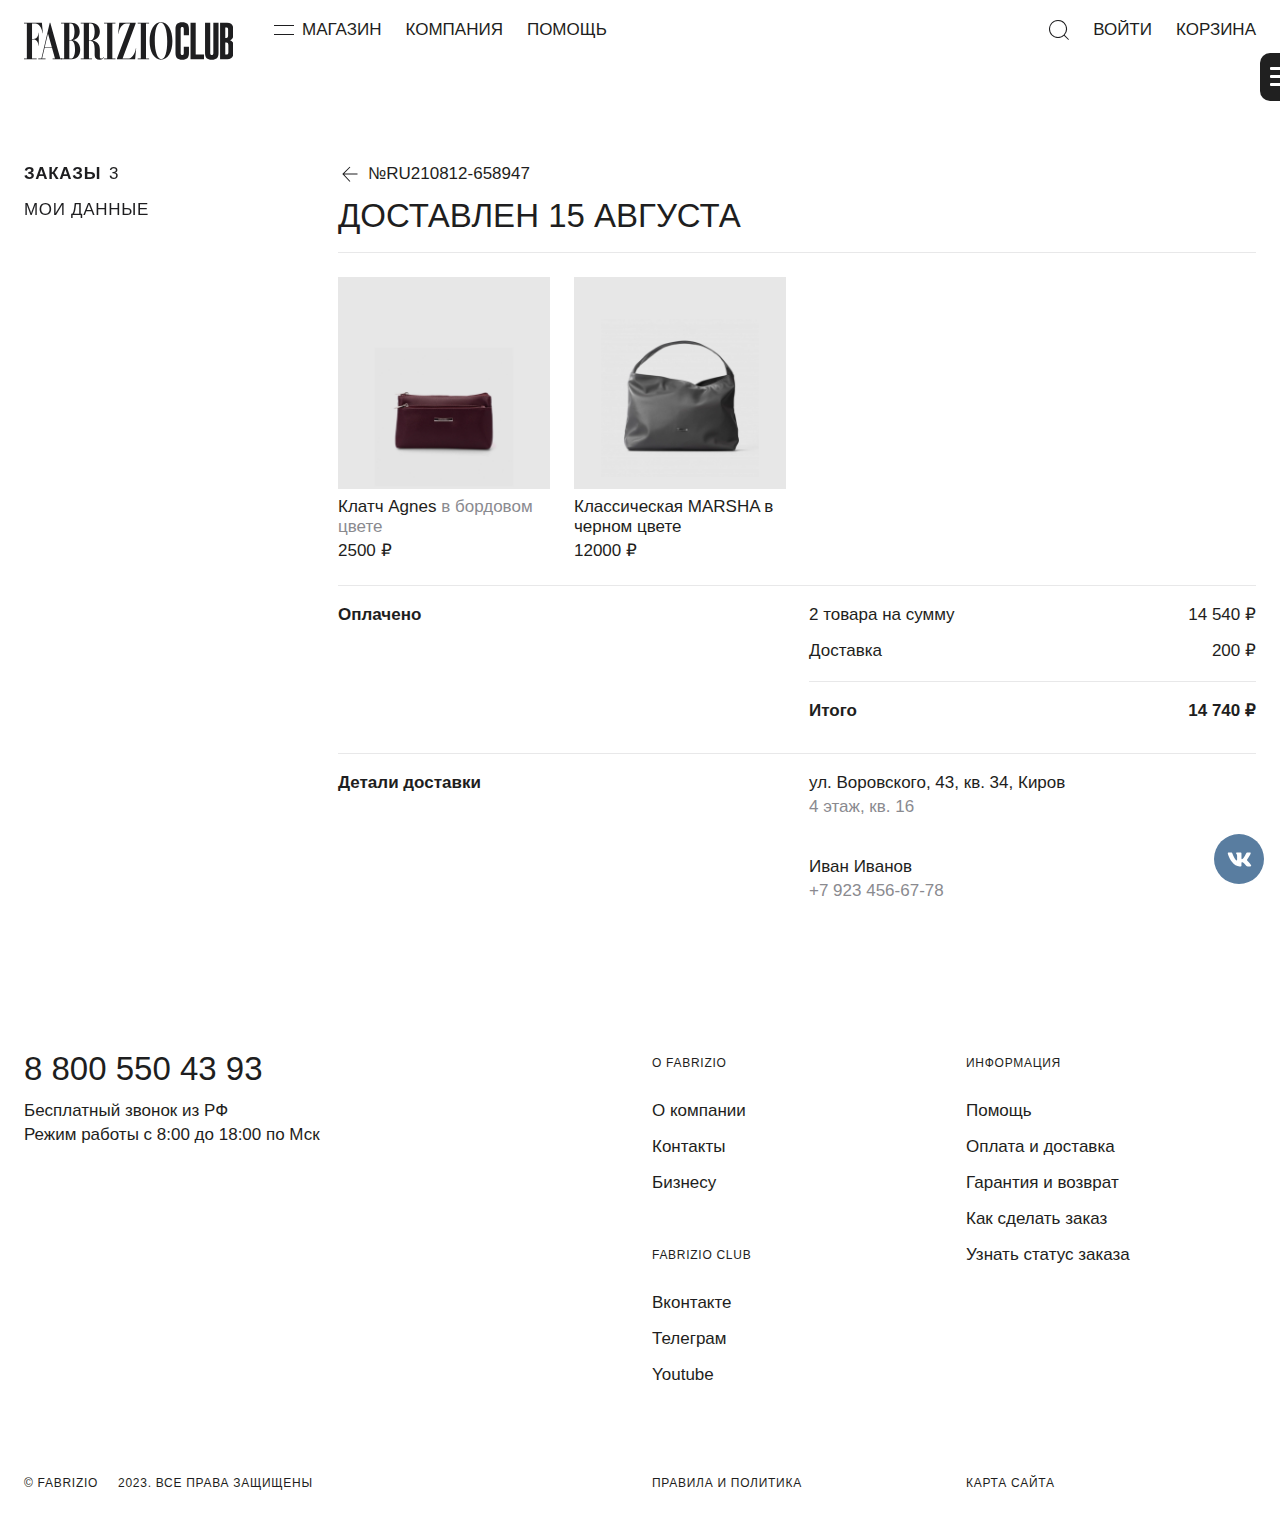
<file: order.html>
<!DOCTYPE html>
<html class="page" lang="ru">
  <head>
    <meta charset="utf-8">
    <meta name="viewport" content="width=device-width initial-scale=1">
    <meta name="format-detection" content="telephone=no">
    <meta name="format-detection" content="date=no">
    <meta name="format-detection" content="address=no">
    <meta name="format-detection" content="email=no">
    <link rel="icon" href="favicon/favicon.ico" sizes="any">
    <link rel="icon" href="favicon/icon.svg" type="image/svg+xml">
    <link rel="apple-touch-icon" href="favicon/apple-touch-icon.png">
    <link rel="manifest" href="favicon/site.webmanifest">
    <title>Заказ №RU210812-658947</title>
    <link rel="preload" href="fonts/tt-interphases-pro-trial-variable-400.woff2" as="font" crossorigin="anonymous">
    <link rel="stylesheet" href="css/style.min.css?_v=20231223172133">
  </head>
  <body class="page__body">
    <div id="path" data-path="." hidden></div>
    <header class="header  ">
      <div class="header__container container"><a class="header__logo" href=""><img src="img/content/logo.svg" alt="Логотип FABRIZIO" loading="lazy"></a>
        <ul class="header__list">
          <li class="header__item">
            <button class="header__menu-open" type="button" data-modal="modal-header" aria-label="Открыть магазин">
              <svg width="20" height="20" aria-hidden="true">
                <use xlink:href="img/sprite.svg#burger"></use>
              </svg><span>Магазин</span>
            </button>
          </li>
          <li class="header__item"><a class="header__link" href="">Компания</a></li>
          <li class="header__item"><a class="header__link" href="">Помощь</a></li>
        </ul>
        <div class="header__wrapper">
          <button class="header__button header__search-open" type="button" data-modal="modal-search" aria-label="Открыть поиск">
            <svg width="20" height="20" aria-hidden="true">
              <use xlink:href="img/sprite.svg#search"></use>
            </svg>
          </button>
          <button class="header__button header__login-open" type="button" data-modal="modal-login">Войти</button>
          <button class="header__button header__cart-open" type="button" data-modal="modal-cart">Корзина</button>
        </div>
      </div>
    </header>
    <main class="main">
      <div class="account">
        <h1 class="visually-hidden">Заказ №RU210812-658947</h1>
        <div class="account__container container">
          <div class="account__nav account-nav account-nav--order">
            <ul class="account-nav__list">
              <li class="account-nav__item"><a class="account-nav__link account-nav__link--current" href="">Заказы <span>3</span></a></li>
              <li class="account-nav__item"><a class="account-nav__link" href="">Мои данные</a></li>
            </ul>
          </div>
          <div class="account__content"><a class="account__return" href="">
              <svg width="24" height="24" aria-hidden="true">
                <use xlink:href="img/sprite.svg#return"></use>
              </svg>№RU210812-658947</a>
            <p class="account__heading">Доставлен 15 августа</p>
            <div class="account__order order">
              <ul class="order__list">
                <li class="order__item">
                      <div class="card">
                        <h3 class="card__heading"><a href="">Клатч Agnes <span>в бордовом цвете</span></a></h3>
                        <div class="card__values">
                          <p class="card__price">2500 ₽</p>
                        </div>
                        <div class="card__image">
                          <picture>
                            <source srcset="img/content/card-image-01.webp" type="image/webp"><img src="img/content/card-image-01.jpg" alt="" loading="lazy">
                          </picture>
                          <picture>
                            <source srcset="img/content/card-image-02.webp" type="image/webp"><img src="img/content/card-image-02.jpg" alt="" loading="lazy">
                          </picture>
                        </div>
                      </div>
                </li>
                <li class="order__item">
                      <div class="card">
                        <h3 class="card__heading"><a href="">Классическая MARSHA в черном цвете</a></h3>
                        <div class="card__values">
                          <p class="card__price">12000 ₽</p>
                        </div>
                        <div class="card__image">
                          <picture>
                            <source srcset="img/content/card-image-02.webp" type="image/webp"><img src="img/content/card-image-02.jpg" alt="" loading="lazy">
                          </picture>
                          <picture>
                            <source srcset="img/content/card-image-03.webp" type="image/webp"><img src="img/content/card-image-03.jpg" alt="" loading="lazy">
                          </picture>
                        </div>
                      </div>
                </li>
              </ul>
              <ul class="order__footer">
                <li class="order__element">
                  <p class="order__label">Оплачено</p>
                  <dl class="order__wrapper">
                    <div class="order__wrap">
                      <dt>2 товара на сумму</dt>
                      <dd>14 540 ₽</dd>
                    </div>
                    <div class="order__wrap">
                      <dt>Доставка</dt>
                      <dd>200 ₽</dd>
                    </div>
                    <div class="order__result">
                      <dt>Итого</dt>
                      <dd>14 740 ₽</dd>
                    </div>
                  </dl>
                </li>
                <li class="order__element">
                  <p class="order__label">Детали доставки</p>
                  <div class="order__contacts">
                    <address class="order__user">ул. Воровского, 43, кв. 34, Киров<span>4 этаж, кв. 16</span></address>
                    <p class="order__user">Иван Иванов<span>+7 923 456-67-78</span></p>
                  </div>
                </li>
              </ul>
            </div>
          </div>
        </div>
      </div>
    </main>
    <footer class="footer">
      <div class="footer__container container">
        <div class="footer__top-wrap">
          <div class="footer__contacts"><a class="footer__phone" href="" data-phone><span>8 800 550 43 93</span></a>
            <p class="footer__text">Бесплатный звонок из РФ</p>
            <p class="footer__text">Режим работы с 8:00 до 18:00 по Мск</p>
          </div>
          <div class="footer__navigation-wrap">
            <div class="footer__navigation">
              <p class="footer__label">О Fabrizio</p>
              <ul class="footer__list">
                <li class="footer__item"><a class="footer__link" href="">О компании</a></li>
                <li class="footer__item"><a class="footer__link" href="">Контакты</a></li>
                <li class="footer__item"><a class="footer__link" href="">Бизнесу</a></li>
              </ul>
            </div>
            <div class="footer__navigation">
              <p class="footer__label">Fabrizio Club</p>
              <ul class="footer__list">
                <li class="footer__item"><a class="footer__link" href="">Вконтакте</a></li>
                <li class="footer__item"><a class="footer__link" href="">Телеграм</a></li>
                <li class="footer__item"><a class="footer__link" href="">Youtube</a></li>
              </ul>
            </div>
          </div>
          <div class="footer__navigation-wrap">
            <div class="footer__navigation">
              <p class="footer__label">Информация</p>
              <ul class="footer__list">
                <li class="footer__item"><a class="footer__link" href="">Помощь</a></li>
                <li class="footer__item"><a class="footer__link" href="">Оплата и доставка</a></li>
                <li class="footer__item"><a class="footer__link" href="">Гарантия и возврат</a></li>
                <li class="footer__item"><a class="footer__link" href="">Как сделать заказ</a></li>
                <li class="footer__item"><a class="footer__link" href="">Узнать статус заказа</a></li>
              </ul>
            </div>
          </div>
        </div>
        <div class="footer__bottom-wrap">
          <div class="footer__small-wrap">
            <p class="footer__small-text">© Fabrizio</p>
            <p class="footer__small-text">2023. Все права защищены</p>
          </div><a class="footer__small-text" href="">Правила и политика</a><a class="footer__small-text" href="">Карта сайта</a>
        </div>
      </div>
    </footer>
    <div class="footer-sticky">
      <button class="footer-sticky__cart" type="button" data-modal="modal-cart">Корзина 1</button>
    </div><a class="footer-social" href="" aria-label="Наш ВКонтакте">
      <svg width="25" height="25" aria-hidden="true">
        <use xlink:href="img/sprite.svg#vk"></use>
      </svg></a>
        <div class="modal" id="modal-header">
          <div class="modal__header">
            <div class="modal__header-wrap">
              <button class="modal__header-close modal-close" type="button" aria-label="Закрыть модальное окно">
                <svg width="20" height="20" aria-hidden="true">
                  <use xlink:href="img/sprite.svg#modal-close"></use>
                </svg>
              </button><a class="modal__header-logo"><img src="img/content/logo.svg" alt="" loading="lazy"></a>
              <button class="modal__header-search" type="button" aria-label="Открыть поиск">
                <svg width="20" height="20" aria-hidden="true">
                  <use xlink:href="img/sprite.svg#search"></use>
                </svg>
              </button>
            </div>
            <div class="modal-header">
              <div class="modal-header__categories">
                <button class="modal-header__category" type="button" aria-expanded="true">Женщинам</button>
                <button class="modal-header__category" type="button" aria-expanded="false">Мужчинам</button>
              </div>
              <ul class="modal-header__list">
                <li class="modal-header__item">
                  <button class="modal-header__button" aria-expanded="true">Сумки
                    <svg width="20" height="20" aria-hidden="true">
                      <use xlink:href="img/sprite.svg#minus"></use>
                    </svg>
                    <svg width="20" height="20" aria-hidden="true">
                      <use xlink:href="img/sprite.svg#plus"></use>
                    </svg>
                  </button>
                  <ul class="modal-header__links">
                    <li><a href="">Классические</a></li>
                    <li><a href="">Поясные</a></li>
                    <li><a href="">Сумки-рюкзаки</a></li>
                    <li><a href="">Рюкзаки</a></li>
                    <li><a href="">Клатчи</a></li>
                    <li><a href="">Сумка-портфель</a></li>
                    <li><a href="">Шопперы</a></li>
                    <li><a href="">Через плечо</a></li>
                    <li><a href="">Дорожные</a></li>
                    <li><a href="">Спортивные</a></li>
                  </ul><a class="modal-header__all" href="">Все сумки</a>
                </li>
                <li class="modal-header__item">
                  <button class="modal-header__button" aria-expanded="false">Аксессуары
                    <svg width="20" height="20" aria-hidden="true">
                      <use xlink:href="img/sprite.svg#minus"></use>
                    </svg>
                    <svg width="20" height="20" aria-hidden="true">
                      <use xlink:href="img/sprite.svg#plus"></use>
                    </svg>
                  </button>
                  <ul class="modal-header__links">
                    <li><a href="">Классические</a></li>
                    <li><a href="">Поясные</a></li>
                    <li><a href="">Сумки-рюкзаки</a></li>
                    <li><a href="">Рюкзаки</a></li>
                    <li><a href="">Клатчи</a></li>
                    <li><a href="">Сумка-портфель</a></li>
                    <li><a href="">Шопперы</a></li>
                    <li><a href="">Через плечо</a></li>
                    <li><a href="">Дорожные</a></li>
                    <li><a href="">Спортивные</a></li>
                  </ul>
                </li>
                <li class="modal-header__item">
                  <button class="modal-header__button" aria-expanded="false">Одежда
                    <svg width="20" height="20" aria-hidden="true">
                      <use xlink:href="img/sprite.svg#minus"></use>
                    </svg>
                    <svg width="20" height="20" aria-hidden="true">
                      <use xlink:href="img/sprite.svg#plus"></use>
                    </svg>
                  </button>
                  <ul class="modal-header__links">
                    <li><a href="">Классические</a></li>
                    <li><a href="">Поясные</a></li>
                    <li><a href="">Сумки-рюкзаки</a></li>
                    <li><a href="">Рюкзаки</a></li>
                    <li><a href="">Клатчи</a></li>
                    <li><a href="">Сумка-портфель</a></li>
                    <li><a href="">Шопперы</a></li>
                    <li><a href="">Через плечо</a></li>
                    <li><a href="">Дорожные</a></li>
                    <li><a href="">Спортивные</a></li>
                  </ul><a class="modal-header__all" href="">Все сумки</a>
                </li>
                <li class="modal-header__item">
                  <button class="modal-header__button modal-header__button--accent" aria-expanded="false">Скидки
                    <svg width="20" height="20" aria-hidden="true">
                      <use xlink:href="img/sprite.svg#minus"></use>
                    </svg>
                    <svg width="20" height="20" aria-hidden="true">
                      <use xlink:href="img/sprite.svg#plus"></use>
                    </svg>
                  </button>
                  <ul class="modal-header__links">
                    <li><a href="">Классические</a></li>
                    <li><a href="">Поясные</a></li>
                    <li><a href="">Сумки-рюкзаки</a></li>
                    <li><a href="">Рюкзаки</a></li>
                    <li><a href="">Клатчи</a></li>
                    <li><a href="">Сумка-портфель</a></li>
                    <li><a href="">Шопперы</a></li>
                    <li><a href="">Через плечо</a></li>
                    <li><a href="">Дорожные</a></li>
                    <li><a href="">Спортивные</a></li>
                  </ul>
                </li>
              </ul>
              <ul class="modal-header__pages">
                <li class="modal-header__page-item"><a class="modal-header__page-link" href="">О компании</a></li>
                <li class="modal-header__page-item"><a class="modal-header__page-link" href="">Контакты</a></li>
                <li class="modal-header__page-item"><a class="modal-header__page-link" href="">Помощь</a></li>
              </ul>
              <div class="modal-header__bottom-wrap">
                <p class="modal-header__region">Регион: Кировская обл</p>
                <button class="modal-header__login-open" type="button">Войти в личный кабинет</button>
              </div>
            </div>
          </div>
        </div>
        <div class="modal" id="modal-filters">
          <div class="modal__content modal__content--right">
            <div class="modal__top-wrap">
              <p class="modal__heading">Фильтры 2</p>
              <button class="modal__close modal-close" type="button" aria-label="Закрыть модальное окно">
                <svg width="20" height="20" aria-hidden="true">
                  <use xlink:href="img/sprite.svg#modal-close"></use>
                </svg>
              </button>
            </div>
            <form class="modal-filters" action="#" novalidate>
              <ul class="modal-filters__list">
                <li class="modal-filters__item">
                  <button class="modal-filters__button" type="button" aria-expanded="true">Цена
                    <svg width="20" height="20" aria-hidden="true">
                      <use xlink:href="img/sprite.svg#minus"></use>
                    </svg>
                    <svg width="20" height="20" aria-hidden="true">
                      <use xlink:href="img/sprite.svg#plus"></use>
                    </svg>
                  </button>
                  <div class="modal-filters__range-wrapper">
                    <p class="modal-filters__range-wrap">
                      <input class="modal-filters__range" id="filter-min" type="number" name="filter-min" value="1320" min="0" placeholder="0"> <span>₽</span>
                    </p>
                    <p class="modal-filters__range-wrap">
                      <input class="modal-filters__range" id="filter-max" type="number" name="filter-max" value="19320" max="50000" placeholder="50000"> <span>₽</span>
                    </p>
                    <div class="modal-filters__slider"></div>
                  </div>
                </li>
                <li class="modal-filters__item">
                  <div class="modal-filters__radio-field">
                    <input class="visually-hidden" id="filter-sale" name="sale" type="checkbox">
                    <label class="modal-filters__radio-label" for="filter-sale">% Распродажа</label>
                  </div>
                </li>
                <li class="modal-filters__item">
                  <button class="modal-filters__button" type="button" aria-expanded="false">Материал
                    <svg width="20" height="20" aria-hidden="true">
                      <use xlink:href="img/sprite.svg#minus"></use>
                    </svg>
                    <svg width="20" height="20" aria-hidden="true">
                      <use xlink:href="img/sprite.svg#plus"></use>
                    </svg>
                  </button>
                  <ul class="modal-filters__list1">
                    <li class="modal-filters__item1">
                      <div class="modal-filters__field1">
                        <input class="visually-hidden" id="filter1-1" name="material" type="checkbox">
                        <label class="modal-filters__label1" for="filter1-1">Кожа</label>
                      </div>
                    </li>
                    <li class="modal-filters__item1">
                      <div class="modal-filters__field1">
                        <input class="visually-hidden" id="filter1-2" name="material" type="checkbox">
                        <label class="modal-filters__label1" for="filter1-2">Искусственная кожа</label>
                      </div>
                    </li>
                    <li class="modal-filters__item1">
                      <div class="modal-filters__field1">
                        <input class="visually-hidden" id="filter1-3" name="material" type="checkbox">
                        <label class="modal-filters__label1" for="filter1-3">Экокожа</label>
                      </div>
                    </li>
                    <li class="modal-filters__item1">
                      <div class="modal-filters__field1">
                        <input class="visually-hidden" id="filter1-4" name="material" type="checkbox">
                        <label class="modal-filters__label1" for="filter1-4">Ткань</label>
                      </div>
                    </li>
                    <li class="modal-filters__item1">
                      <div class="modal-filters__field1">
                        <input class="visually-hidden" id="filter1-5" name="material" type="checkbox">
                        <label class="modal-filters__label1" for="filter1-5">Нейлон</label>
                      </div>
                    </li>
                  </ul>
                </li>
                <li class="modal-filters__item">
                  <button class="modal-filters__button" type="button" aria-expanded="false">Типы сумок
                    <svg width="20" height="20" aria-hidden="true">
                      <use xlink:href="img/sprite.svg#minus"></use>
                    </svg>
                    <svg width="20" height="20" aria-hidden="true">
                      <use xlink:href="img/sprite.svg#plus"></use>
                    </svg>
                  </button>
                  <ul class="modal-filters__list2">
                    <li class="modal-filters__item2">
                      <div class="modal-filters__field2">
                        <input class="visually-hidden" id="filter4-1" type="checkbox" name="type">
                        <label class="modal-filters__label2" for="filter4-1">Классические</label>
                      </div>
                    </li>
                    <li class="modal-filters__item2">
                      <div class="modal-filters__field2">
                        <input class="visually-hidden" id="filter4-2" type="checkbox" name="type">
                        <label class="modal-filters__label2" for="filter4-2">Поясные</label>
                      </div>
                    </li>
                    <li class="modal-filters__item2">
                      <div class="modal-filters__field2">
                        <input class="visually-hidden" id="filter4-3" type="checkbox" name="type">
                        <label class="modal-filters__label2" for="filter4-3">Сумки-рюкзаки</label>
                      </div>
                    </li>
                    <li class="modal-filters__item2">
                      <div class="modal-filters__field2">
                        <input class="visually-hidden" id="filter4-4" type="checkbox" name="type">
                        <label class="modal-filters__label2" for="filter4-4">Рюкзаки</label>
                      </div>
                    </li>
                    <li class="modal-filters__item2">
                      <div class="modal-filters__field2">
                        <input class="visually-hidden" id="filter4-5" type="checkbox" name="type">
                        <label class="modal-filters__label2" for="filter4-5">Клатчи</label>
                      </div>
                    </li>
                    <li class="modal-filters__item2">
                      <div class="modal-filters__field2">
                        <input class="visually-hidden" id="filter4-6" type="checkbox" name="type">
                        <label class="modal-filters__label2" for="filter4-6">Сумка-портфель</label>
                      </div>
                    </li>
                    <li class="modal-filters__item2">
                      <div class="modal-filters__field2">
                        <input class="visually-hidden" id="filter4-7" type="checkbox" name="type">
                        <label class="modal-filters__label2" for="filter4-7">Шопперы</label>
                      </div>
                    </li>
                    <li class="modal-filters__item2">
                      <div class="modal-filters__field2">
                        <input class="visually-hidden" id="filter4-8" type="checkbox" name="type">
                        <label class="modal-filters__label2" for="filter4-8">На руку</label>
                      </div>
                    </li>
                    <li class="modal-filters__item2">
                      <div class="modal-filters__field2">
                        <input class="visually-hidden" id="filter4-9" type="checkbox" name="type">
                        <label class="modal-filters__label2" for="filter4-9">Через плечо</label>
                      </div>
                    </li>
                    <li class="modal-filters__item2">
                      <div class="modal-filters__field2">
                        <input class="visually-hidden" id="filter4-10" type="checkbox" name="type">
                        <label class="modal-filters__label2" for="filter4-10">Дорожные</label>
                      </div>
                    </li>
                    <li class="modal-filters__item2">
                      <div class="modal-filters__field2">
                        <input class="visually-hidden" id="filter4-11" type="checkbox" name="type">
                        <label class="modal-filters__label2" for="filter4-11">Спортивные</label>
                      </div>
                    </li>
                  </ul>
                </li>
                <li class="modal-filters__item">
                  <button class="modal-filters__button" type="button" aria-expanded="false">Цвет
                    <svg width="20" height="20" aria-hidden="true">
                      <use xlink:href="img/sprite.svg#minus"></use>
                    </svg>
                    <svg width="20" height="20" aria-hidden="true">
                      <use xlink:href="img/sprite.svg#plus"></use>
                    </svg>
                  </button>
                  <ul class="modal-filters__list1">
                    <li class="modal-filters__item1">
                      <div class="modal-filters__field1">
                        <input class="visually-hidden" id="filter5-1" name="color" type="checkbox">
                        <label class="modal-filters__label1" for="filter5-1">Красный</label>
                      </div>
                    </li>
                    <li class="modal-filters__item1">
                      <div class="modal-filters__field1">
                        <input class="visually-hidden" id="filter5-2" name="color" type="checkbox">
                        <label class="modal-filters__label1" for="filter5-2">Зеленый</label>
                      </div>
                    </li>
                    <li class="modal-filters__item1">
                      <div class="modal-filters__field1">
                        <input class="visually-hidden" id="filter5-3" name="color" type="checkbox">
                        <label class="modal-filters__label1" for="filter5-3">Синий</label>
                      </div>
                    </li>
                    <li class="modal-filters__item1">
                      <div class="modal-filters__field1">
                        <input class="visually-hidden" id="filter5-4" name="color" type="checkbox">
                        <label class="modal-filters__label1" for="filter5-4">Бежевый</label>
                      </div>
                    </li>
                    <li class="modal-filters__item1">
                      <div class="modal-filters__field1">
                        <input class="visually-hidden" id="filter5-5" name="color" type="checkbox">
                        <label class="modal-filters__label1" for="filter5-5">Черный</label>
                      </div>
                    </li>
                    <li class="modal-filters__item1">
                      <div class="modal-filters__field1">
                        <input class="visually-hidden" id="filter5-6" name="color" type="checkbox">
                        <label class="modal-filters__label1" for="filter5-6">Белый</label>
                      </div>
                    </li>
                    <li class="modal-filters__item1">
                      <div class="modal-filters__field1">
                        <input class="visually-hidden" id="filter5-7" name="color" type="checkbox">
                        <label class="modal-filters__label1" for="filter5-7">Оранжевый</label>
                      </div>
                    </li>
                    <li class="modal-filters__item1">
                      <div class="modal-filters__field1">
                        <input class="visually-hidden" id="filter5-8" name="color" type="checkbox">
                        <label class="modal-filters__label1" for="filter5-8">Бордовый</label>
                      </div>
                    </li>
                    <li class="modal-filters__item1">
                      <div class="modal-filters__field1">
                        <input class="visually-hidden" id="filter5-9" name="color" type="checkbox">
                        <label class="modal-filters__label1" for="filter5-9">Фиолетовый</label>
                      </div>
                    </li>
                  </ul>
                </li>
                <li class="modal-filters__item">
                  <button class="modal-filters__button" type="button" aria-expanded="false">Размер
                    <svg width="20" height="20" aria-hidden="true">
                      <use xlink:href="img/sprite.svg#minus"></use>
                    </svg>
                    <svg width="20" height="20" aria-hidden="true">
                      <use xlink:href="img/sprite.svg#plus"></use>
                    </svg>
                  </button>
                  <ul class="modal-filters__list2">
                    <li class="modal-filters__item2">
                      <div class="modal-filters__field2">
                        <input class="visually-hidden" id="filter6-1" type="checkbox" name="size">
                        <label class="modal-filters__label2" for="filter6-1">Классические</label>
                      </div>
                    </li>
                    <li class="modal-filters__item2">
                      <div class="modal-filters__field2">
                        <input class="visually-hidden" id="filter6-2" type="checkbox" name="size">
                        <label class="modal-filters__label2" for="filter6-2">Поясные</label>
                      </div>
                    </li>
                    <li class="modal-filters__item2">
                      <div class="modal-filters__field2">
                        <input class="visually-hidden" id="filter6-3" type="checkbox" name="size">
                        <label class="modal-filters__label2" for="filter6-3">Сумки-рюкзаки</label>
                      </div>
                    </li>
                    <li class="modal-filters__item2">
                      <div class="modal-filters__field2">
                        <input class="visually-hidden" id="filter6-4" type="checkbox" name="size">
                        <label class="modal-filters__label2" for="filter6-4">Рюкзаки</label>
                      </div>
                    </li>
                  </ul>
                </li>
                <li class="modal-filters__item">
                  <button class="modal-filters__button" type="button" aria-expanded="false">Форма
                    <svg width="20" height="20" aria-hidden="true">
                      <use xlink:href="img/sprite.svg#minus"></use>
                    </svg>
                    <svg width="20" height="20" aria-hidden="true">
                      <use xlink:href="img/sprite.svg#plus"></use>
                    </svg>
                  </button>
                  <ul class="modal-filters__list2">
                    <li class="modal-filters__item2">
                      <div class="modal-filters__field2">
                        <input class="visually-hidden" id="filter7-1" type="checkbox" name="form">
                        <label class="modal-filters__label2" for="filter7-1">Классические</label>
                      </div>
                    </li>
                    <li class="modal-filters__item2">
                      <div class="modal-filters__field2">
                        <input class="visually-hidden" id="filter7-2" type="checkbox" name="form">
                        <label class="modal-filters__label2" for="filter7-2">Поясные</label>
                      </div>
                    </li>
                    <li class="modal-filters__item2">
                      <div class="modal-filters__field2">
                        <input class="visually-hidden" id="filter7-3" type="checkbox" name="form">
                        <label class="modal-filters__label2" for="filter7-3">Сумки-рюкзаки</label>
                      </div>
                    </li>
                    <li class="modal-filters__item2">
                      <div class="modal-filters__field2">
                        <input class="visually-hidden" id="filter7-4" type="checkbox" name="form">
                        <label class="modal-filters__label2" for="filter7-4">Рюкзаки</label>
                      </div>
                    </li>
                  </ul>
                </li>
                <li class="modal-filters__item">
                  <button class="modal-filters__button" type="button" aria-expanded="false">По назначению
                    <svg width="20" height="20" aria-hidden="true">
                      <use xlink:href="img/sprite.svg#minus"></use>
                    </svg>
                    <svg width="20" height="20" aria-hidden="true">
                      <use xlink:href="img/sprite.svg#plus"></use>
                    </svg>
                  </button>
                  <ul class="modal-filters__list2">
                    <li class="modal-filters__item2">
                      <div class="modal-filters__field2">
                        <input class="visually-hidden" id="filter8-1" type="checkbox" name="naz">
                        <label class="modal-filters__label2" for="filter8-1">Классические</label>
                      </div>
                    </li>
                    <li class="modal-filters__item2">
                      <div class="modal-filters__field2">
                        <input class="visually-hidden" id="filter8-2" type="checkbox" name="naz">
                        <label class="modal-filters__label2" for="filter8-2">Поясные</label>
                      </div>
                    </li>
                    <li class="modal-filters__item2">
                      <div class="modal-filters__field2">
                        <input class="visually-hidden" id="filter8-3" type="checkbox" name="naz">
                        <label class="modal-filters__label2" for="filter8-3">Сумки-рюкзаки</label>
                      </div>
                    </li>
                    <li class="modal-filters__item2">
                      <div class="modal-filters__field2">
                        <input class="visually-hidden" id="filter8-4" type="checkbox" name="naz">
                        <label class="modal-filters__label2" for="filter8-4">Рюкзаки</label>
                      </div>
                    </li>
                  </ul>
                </li>
                <li class="modal-filters__item">
                  <button class="modal-filters__button" type="button" aria-expanded="false">Стиль
                    <svg width="20" height="20" aria-hidden="true">
                      <use xlink:href="img/sprite.svg#minus"></use>
                    </svg>
                    <svg width="20" height="20" aria-hidden="true">
                      <use xlink:href="img/sprite.svg#plus"></use>
                    </svg>
                  </button>
                  <ul class="modal-filters__list2">
                    <li class="modal-filters__item2">
                      <div class="modal-filters__field2">
                        <input class="visually-hidden" id="filter9-1" type="checkbox" name="style">
                        <label class="modal-filters__label2" for="filter9-1">Классические</label>
                      </div>
                    </li>
                    <li class="modal-filters__item2">
                      <div class="modal-filters__field2">
                        <input class="visually-hidden" id="filter9-2" type="checkbox" name="style">
                        <label class="modal-filters__label2" for="filter9-2">Поясные</label>
                      </div>
                    </li>
                    <li class="modal-filters__item2">
                      <div class="modal-filters__field2">
                        <input class="visually-hidden" id="filter9-3" type="checkbox" name="style">
                        <label class="modal-filters__label2" for="filter9-3">Сумки-рюкзаки</label>
                      </div>
                    </li>
                    <li class="modal-filters__item2">
                      <div class="modal-filters__field2">
                        <input class="visually-hidden" id="filter9-4" type="checkbox" name="style">
                        <label class="modal-filters__label2" for="filter9-4">Рюкзаки</label>
                      </div>
                    </li>
                  </ul>
                </li>
                <li class="modal-filters__item">
                  <button class="modal-filters__button" type="button" aria-expanded="false">Тип ручек
                    <svg width="20" height="20" aria-hidden="true">
                      <use xlink:href="img/sprite.svg#minus"></use>
                    </svg>
                    <svg width="20" height="20" aria-hidden="true">
                      <use xlink:href="img/sprite.svg#plus"></use>
                    </svg>
                  </button>
                  <ul class="modal-filters__list2">
                    <li class="modal-filters__item2">
                      <div class="modal-filters__field2">
                        <input class="visually-hidden" id="filter10-1" type="checkbox" name="ruch">
                        <label class="modal-filters__label2" for="filter10-1">Классические</label>
                      </div>
                    </li>
                    <li class="modal-filters__item2">
                      <div class="modal-filters__field2">
                        <input class="visually-hidden" id="filter10-2" type="checkbox" name="ruch">
                        <label class="modal-filters__label2" for="filter10-2">Поясные</label>
                      </div>
                    </li>
                    <li class="modal-filters__item2">
                      <div class="modal-filters__field2">
                        <input class="visually-hidden" id="filter10-3" type="checkbox" name="ruch">
                        <label class="modal-filters__label2" for="filter10-3">Сумки-рюкзаки</label>
                      </div>
                    </li>
                    <li class="modal-filters__item2">
                      <div class="modal-filters__field2">
                        <input class="visually-hidden" id="filter10-4" type="checkbox" name="ruch">
                        <label class="modal-filters__label2" for="filter10-4">Рюкзаки</label>
                      </div>
                    </li>
                  </ul>
                </li>
              </ul>
              <button class="modal-filters__submit button-accent" type="submit">Применить <span>2</span></button>
            </form>
          </div>
        </div>
        <div class="modal" id="modal-search">
          <div class="modal__content modal__content--right">
            <div class="modal__top-wrap">
              <p class="modal__heading">Поиск</p>
              <button class="modal__close modal-close" type="button" aria-label="Закрыть модальное окно">
                <svg width="20" height="20" aria-hidden="true">
                  <use xlink:href="img/sprite.svg#modal-close"></use>
                </svg>
              </button>
            </div>
            <div class="modal__wrapper">
              <form class="modal__search-form" action="#" novalidate>
                    <div class="modal__field-search field">
                      <input class="field__input" id="modal-search-search" type="text" name="search" placeholder="Что ищете?">
                      <label class="visually-hidden" for="modal-search-search">Что ищете?</label><span class="field__error"></span>
                      <button class="field__search-submit" type="submit">
                        <svg width="20" height="20" aria-hidden="true">
                          <use xlink:href="img/sprite.svg#arrow-right"></use>
                        </svg>
                      </button>
                      <button class="field__search-reset" type="reset">
                        <svg width="16" height="16" aria-hidden="true">
                          <use xlink:href="img/sprite.svg#modal-close"></use>
                        </svg>
                      </button>
                    </div>
                <p class="modal__search-label">Популярные запросы</p>
                <ul class="modal__search-list">
                  <li class="modal__search-item"><a href="">Шоппер</a></li>
                  <li class="modal__search-item"><a href="">Клатч</a></li>
                  <li class="modal__search-item"><a href="">Для телефона</a></li>
                  <li class="modal__search-item"><a href="">На длинном ремне</a></li>
                  <li class="modal__search-item"><a href="">Бежевые</a></li>
                </ul>
              </form>
            </div>
          </div>
        </div>
        <div class="modal" id="modal-login">
          <div class="modal__content modal__content--right">
            <div class="modal__top-wrap">
              <p class="modal__heading">Вход в личный кабинет / Создание профиля</p>
              <button class="modal__close modal-close" type="button" aria-label="Закрыть модальное окно">
                <svg width="20" height="20" aria-hidden="true">
                  <use xlink:href="img/sprite.svg#modal-close"></use>
                </svg>
              </button>
            </div>
            <div class="modal__wrapper">
              <form class="modal__login-form" action="#" data-form novalidate>
                    <div class="modal__field-phone field field--required">
                      <input class="field__input validate-phone required" id="modal-form-phone" type="tel" name="phone" placeholder=" ">
                      <label class="field__label" for="modal-form-phone">Номер телефона</label><span class="field__error"></span>
                    </div>
                <button class="modal__login-submit button-alternate" type="submit">Продолжить</button>
              </form>
            </div>
          </div>
        </div>
        <div class="modal" id="modal-cart">
          <div class="modal__content modal__content--right">
            <div class="modal__top-wrap">
              <p class="modal__heading">Корзина 2</p>
              <button class="modal__close modal-close" type="button" aria-label="Закрыть модальное окно">
                <svg width="20" height="20" aria-hidden="true">
                  <use xlink:href="img/sprite.svg#modal-close"></use>
                </svg>
              </button>
            </div>
            <div class="modal__wrapper">
              <ul class="modal__cart-list">
                <li class="modal__cart-item">
                  <div class="modal__cart-image">
                    <picture>
                      <source srcset="img/content/card-image-01.jpg" type="image/webp"><img src="img/content/card-image-01.jpg" alt="" loading="lazy">
                    </picture>
                  </div>
                  <dl class="modal__cart-terms">
                    <div class="modal__cart-term">
                      <dt>Название</dt>
                      <dd>Ember</dd>
                    </div>
                    <div class="modal__cart-term">
                      <dt>Материал</dt>
                      <dd>Текстиль</dd>
                    </div>
                    <div class="modal__cart-term">
                      <dt>Цвет</dt>
                      <dd>Красный</dd>
                    </div>
                  </dl>
                  <div class="modal__cart-wrapper">
                    <div class="modal__cart-stepper stepper">
                      <button class="stepper__button" aria-label="Уменьшить на 1">
                        <svg width="16" height="16" aria-hidden="true">
                          <use xlink:href="img/sprite.svg#minus"></use>
                        </svg>
                      </button>
                      <input class="stepper__count" type="number" value="1" min="0">
                      <button class="stepper__button" aria-label="Увеличить на 1">
                        <svg width="16" height="16" aria-hidden="true">
                          <use xlink:href="img/sprite.svg#plus"></use>
                        </svg>
                      </button>
                    </div>
                    <p class="modal__cart-price">3 310 ₽</p>
                  </div>
                </li>
                <li class="modal__cart-item">
                  <div class="modal__cart-image">
                    <picture>
                      <source srcset="img/content/card-image-02.jpg" type="image/webp"><img src="img/content/card-image-02.jpg" alt="" loading="lazy">
                    </picture>
                  </div>
                  <dl class="modal__cart-terms">
                    <div class="modal__cart-term">
                      <dt>Название</dt>
                      <dd>EVA</dd>
                    </div>
                    <div class="modal__cart-term">
                      <dt>Материал</dt>
                      <dd>Натуральная кожа</dd>
                    </div>
                    <div class="modal__cart-term">
                      <dt>Цвет</dt>
                      <dd>Черная</dd>
                    </div>
                  </dl>
                  <div class="modal__cart-wrapper">
                    <div class="modal__cart-stepper stepper">
                      <button class="stepper__button" aria-label="Уменьшить на 1">
                        <svg width="16" height="16" aria-hidden="true">
                          <use xlink:href="img/sprite.svg#minus"></use>
                        </svg>
                      </button>
                      <input class="stepper__count" type="number" value="1" min="0">
                      <button class="stepper__button" aria-label="Увеличить на 1">
                        <svg width="16" height="16" aria-hidden="true">
                          <use xlink:href="img/sprite.svg#plus"></use>
                        </svg>
                      </button>
                    </div>
                    <p class="modal__cart-price">11 230 ₽</p>
                  </div>
                </li>
              </ul>
              <div class="modal__cart-result">
                <div class="modal__cart-info">
                  <p>Без учета возможной стоимости доставки</p>
                  <p>Итого <span>14 540 ₽</span></p>
                </div><a class="modal__cart-link button-accent" href="">Перейти к оформлению</a>
              </div>
            </div>
          </div>
        </div>
        <div class="modal" id="modal-product-1">
          <div class="modal__content modal__content--left">
            <div class="modal__top-wrap">
              <p class="modal__heading">Характеристики</p>
              <button class="modal__close modal-close" type="button" aria-label="Закрыть модальное окно">
                <svg width="20" height="20" aria-hidden="true">
                  <use xlink:href="img/sprite.svg#modal-close"></use>
                </svg>
              </button>
            </div>
            <div class="modal__product modal__product--1">
              <div class="modal__product-image">
                <picture>
                  <source srcset="img/content/modal-product-01.jpg" type="image/webp"><img src="img/content/modal-product-01.jpg" alt="" loading="lazy">
                </picture>
              </div>
              <dl class="modal__product-terms">
                <div class="modal__product-term">
                  <dt>Габариты</dt>
                  <dd>Ш 20см <br> Г 6см <br> В 12см</dd>
                </div>
                <div class="modal__product-term">
                  <dt>Фурнитура</dt>
                  <dd>Металлическая, хромированная</dd>
                </div>
                <div class="modal__product-term">
                  <dt>Материал</dt>
                  <dd>Натуральная кожа</dd>
                </div>
                <div class="modal__product-term">
                  <dt>Карманы</dt>
                  <dd>Внутренний карман на молнии. Два внутренних кармана под смартфон и другие аксессуары.</dd>
                </div>
                <div class="modal__product-term">
                  <dt>Подклада</dt>
                  <dd>Полиэстр</dd>
                </div>
                <div class="modal__product-term">
                  <dt>Цвет</dt>
                  <dd>Жёлтый</dd>
                </div>
              </dl>
            </div>
          </div>
        </div>
        <div class="modal" id="modal-product-2">
          <div class="modal__content modal__content--left">
            <div class="modal__top-wrap">
              <p class="modal__heading">Доставка и оплата</p>
              <button class="modal__close modal-close" type="button" aria-label="Закрыть модальное окно">
                <svg width="20" height="20" aria-hidden="true">
                  <use xlink:href="img/sprite.svg#modal-close"></use>
                </svg>
              </button>
            </div>
            <div class="modal__product modal__product--2">
              <ul class="modal__product-list">
                <li class="modal__product-item">
                  <p class="modal__product-label">Доставка: Кировская обл</p>
                  <dl class="modal__product-terms">
                    <div class="modal__product-term">
                      <dt>Пункты  выдачи</dt>
                      <dd>Если сумма заказа меньше 5000 ₽, стоимость доставки 500 ₽, если больше 5000 ₽ — 4 дня</dd>
                    </div>
                    <div class="modal__product-term">
                      <dt>Курьерская доставка</dt>
                      <dd>200 ₽ — 3 дня</dd>
                    </div>
                    <div class="modal__product-term">
                      <dt>Самовывоз</dt>
                      <dd>Бесплатно (Из шоу-рума в г. Киров) — сегодня.</dd>
                    </div>
                  </dl>
                </li>
                <li class="modal__product-item">
                  <p class="modal__product-label">Варианты оплаты</p>
                  <ul class="modal__product-sublist">
                    <li class="modal__product-subitem">Банковской картой</li>
                    <li class="modal__product-subitem">Наличными при получении</li>
                  </ul>
                </li>
              </ul>
            </div>
          </div>
        </div>
        <div class="modal" id="modal-product-3">
          <div class="modal__content modal__content--left">
            <div class="modal__top-wrap">
              <p class="modal__heading">Порядок обмена и возврата</p>
              <button class="modal__close modal-close" type="button" aria-label="Закрыть модальное окно">
                <svg width="20" height="20" aria-hidden="true">
                  <use xlink:href="img/sprite.svg#modal-close"></use>
                </svg>
              </button>
            </div>
            <div class="modal__product modal__product--3">
              <div class="modal__product-content">
                <p>Возврат или обмен товара ненадлежащего качества осуществляется в соответствии со статьями 18-24 Федерального Закона «О защите прав потребителей».</p>
                <ol>
                  <li>
                    <p>Сообщить нам о возврате или обмене на почту <a href="mailto:bagfabrizio@gmail.com">bagfabrizio@gmail.com</a> Пожалуйста, кратко опишите Вашу ситуацию (сообщите номер заказа), чтобы мы могли оперативно Вам ответить.</p>
                    <ol>
                      <li>У товара обнаружен брак или Вы хотите вернуть товар надлежащего качества?</li>
                      <li>Вы хотите обменять товар или вернуть денежные средства.</li>
                      <li>В случае обнаружения ненадлежащего качества, по возможности, приложите фотографию.</li>
                    </ol>
                  </li>
                  <li>
                    <p>Скачать и заполнить заявление на возврат</p>
                    <ul>
                      <li><a href="">Заявление на возврат товара надлежащего качества</a></li>
                      <li><a href="">Заявление на возврат товара ненадлежащего качества</a></li>
                    </ul>
                  </li>
                  <li>
                    <p>Дождаться ответа нашей компании на Ваше обращение. Мы ответим на Ваше письмо в течение 2-х рабочих дней, и сообщим как и куда можно осуществить возврат. Осуществить возврат можно двумя способами: самостоятельно привезти товар к нам, либо отправить Почтой России.</p>
                  </li>
                  <li>
                    <p>Осуществить возврат. Перед возвратом, проверьте, пожалуйста, полную комплектность товара. Приложите заявление, кассовый и товарный чеки.</p>
                  </li>
                  <li>
                    <p>Получить денежные средства или товар для обмена. В случае приезда к нам в офис обмен или возврат денежных средств производится на месте. В случае отправки Почтой России в течение 10 дней с момента получения нами товара.</p>
                  </li>
                </ol><a class="modal__product-more" href="">Узнать больше</a>
              </div>
            </div>
          </div>
        </div>
        <div class="modal" id="modal-product-4">
          <div class="modal__content modal__content--left">
            <div class="modal__top-wrap">
              <p class="modal__heading">Гарантия качества</p>
              <button class="modal__close modal-close" type="button" aria-label="Закрыть модальное окно">
                <svg width="20" height="20" aria-hidden="true">
                  <use xlink:href="img/sprite.svg#modal-close"></use>
                </svg>
              </button>
            </div>
            <div class="modal__product modal__product--4">
              <div class="modal__product-image">
                <picture>
                  <source srcset="img/content/modal-product-04.jpg" type="image/webp"><img src="img/content/modal-product-04.jpg" alt="" loading="lazy">
                </picture>
              </div>
              <p class="modal__product-big-label">Гарантия 365 дней</p>
              <div class="modal__product-content">
                <p>При покупке Вы получаете гарантийный талон, в котором указаны сроки возврата товара при определенных обстоятельствах.</p>
                <p>Если возникили сомнения в натуральности кожи, Вы можете отнести её на независимую экспертизу и при обнаружении ненатуральности кожи, мы вернём двойную её стоимость.</p>
                <p>Товары FABRIZIO, изготовленные по специальному заказу, возврату не подлежат. Обмен возможен только в случае обнаружения брака на изделии, ошибки в тексте или дизайне принта по вине производства.</p>
              </div>
            </div>
          </div>
        </div>
    <script src="js/bundle.min.js?_v=20231223172133"></script>
    <script src="js/switcher.js?_v=20231223172133"></script>
  </body>
</html>
</file>
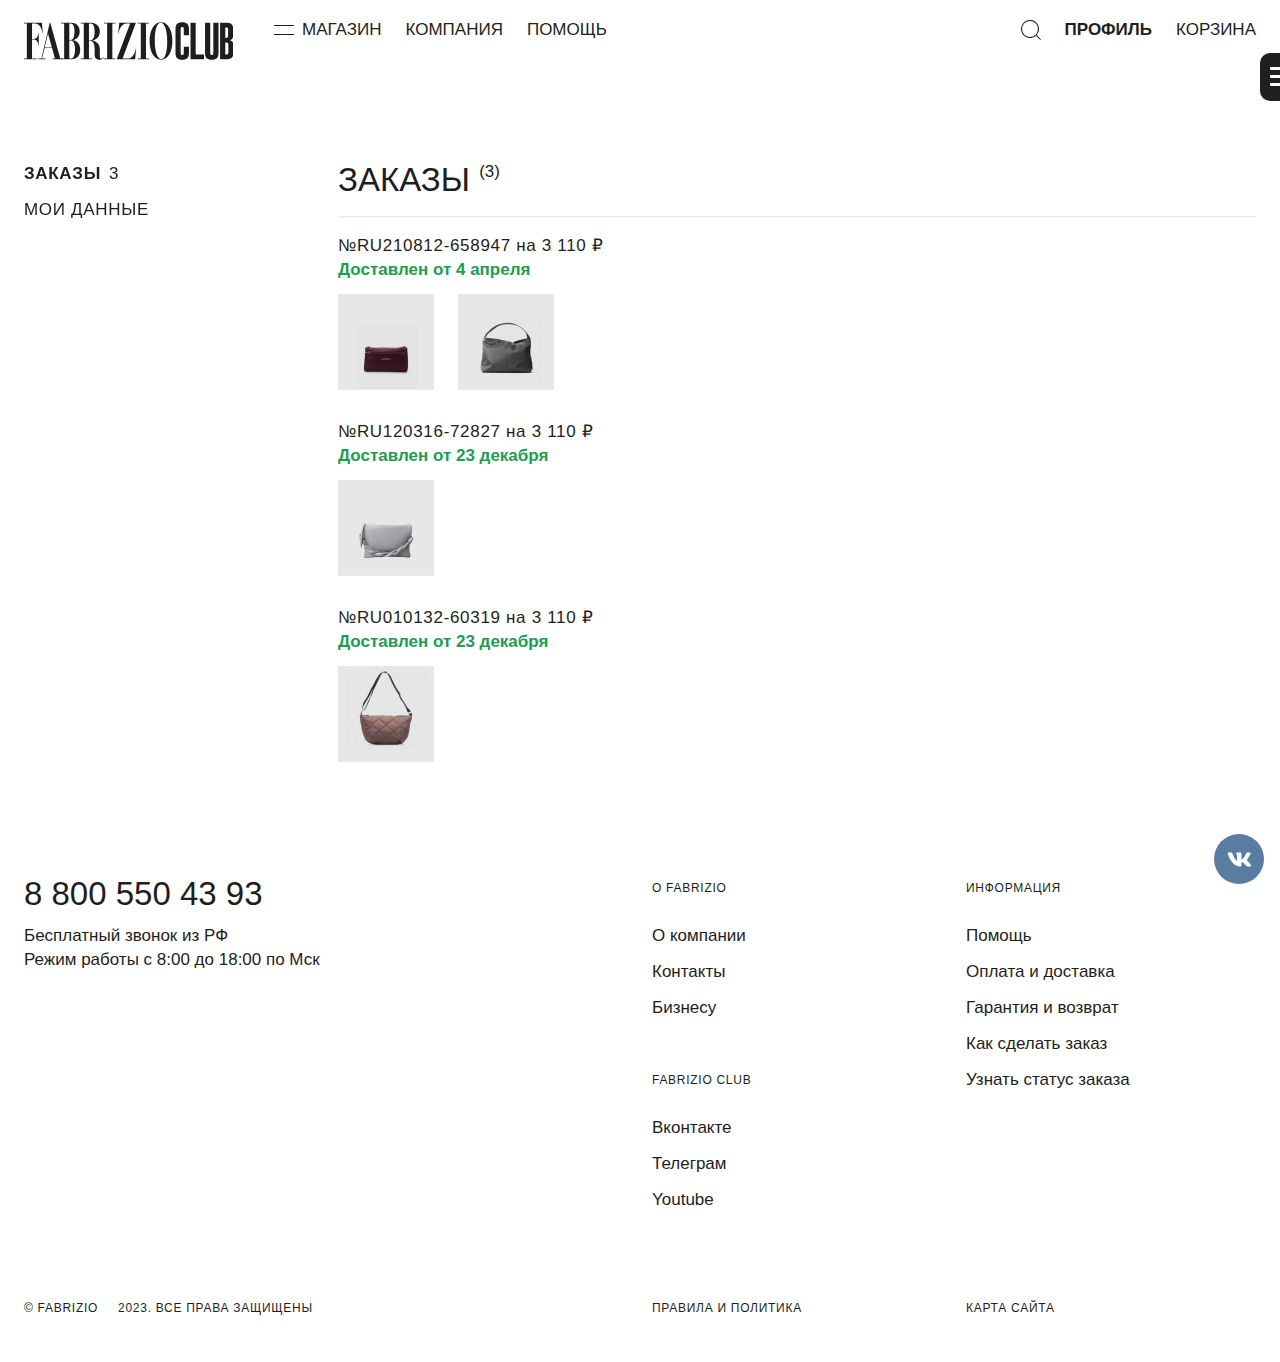
<file: orders.html>
<!DOCTYPE html>
<html class="page" lang="ru">
  <head>
    <meta charset="utf-8">
    <meta name="viewport" content="width=device-width initial-scale=1">
    <meta name="format-detection" content="telephone=no">
    <meta name="format-detection" content="date=no">
    <meta name="format-detection" content="address=no">
    <meta name="format-detection" content="email=no">
    <link rel="icon" href="favicon/favicon.ico" sizes="any">
    <link rel="icon" href="favicon/icon.svg" type="image/svg+xml">
    <link rel="apple-touch-icon" href="favicon/apple-touch-icon.png">
    <link rel="manifest" href="favicon/site.webmanifest">
    <title>Заказы</title>
    <link rel="preload" href="fonts/tt-interphases-pro-trial-variable-400.woff2" as="font" crossorigin="anonymous">
    <link rel="stylesheet" href="css/style.min.css?_v=20231223172133">
  </head>
  <body class="page__body">
    <div id="path" data-path="." hidden></div>
    <header class="header  ">
      <div class="header__container container"><a class="header__logo" href=""><img src="img/content/logo.svg" alt="Логотип FABRIZIO" loading="lazy"></a>
        <ul class="header__list">
          <li class="header__item">
            <button class="header__menu-open" type="button" data-modal="modal-header" aria-label="Открыть магазин">
              <svg width="20" height="20" aria-hidden="true">
                <use xlink:href="img/sprite.svg#burger"></use>
              </svg><span>Магазин</span>
            </button>
          </li>
          <li class="header__item"><a class="header__link" href="">Компания</a></li>
          <li class="header__item"><a class="header__link" href="">Помощь</a></li>
        </ul>
        <div class="header__wrapper">
          <button class="header__button header__search-open" type="button" data-modal="modal-search" aria-label="Открыть поиск">
            <svg width="20" height="20" aria-hidden="true">
              <use xlink:href="img/sprite.svg#search"></use>
            </svg>
          </button><a class="header__button header__user" href="">Профиль</a>
          <button class="header__button header__cart-open" type="button" data-modal="modal-cart">Корзина</button>
        </div>
      </div>
    </header>
    <main class="main">
      <div class="account">
        <div class="account__container container">
          <div class="account__nav account-nav">
            <ul class="account-nav__list">
              <li class="account-nav__item"><a class="account-nav__link account-nav__link--current" href="">Заказы <span>3</span></a></li>
              <li class="account-nav__item"><a class="account-nav__link" href="">Мои данные</a></li>
            </ul>
          </div>
          <div class="account__content">
            <h1 class="account__heading">Заказы <span>(3)</span></h1>
            <div class="account__orders orders">
              <ul class="orders__list">
                <li class="orders__item">
                  <h2 class="orders__heading"><a href="">№RU210812-658947 на 3 110 ₽</a></h2>
                  <p class="orders__info">Доставлен от 4 апреля</p>
                  <ul class="orders__cards">
                    <li class="orders__card">
                      <picture>
                        <source srcset="img/content/orders-img-01.webp" type="image/webp"><img src="img/content/orders-img-01.jpg" alt="" loading="lazy">
                      </picture>
                    </li>
                    <li class="orders__card">
                      <picture>
                        <source srcset="img/content/orders-img-02.webp" type="image/webp"><img src="img/content/orders-img-02.jpg" alt="" loading="lazy">
                      </picture>
                    </li>
                  </ul>
                </li>
                <li class="orders__item">
                  <h2 class="orders__heading"><a href="">№RU120316-72827 на 3 110 ₽</a></h2>
                  <p class="orders__info">Доставлен от 23 декабря</p>
                  <ul class="orders__cards">
                    <li class="orders__card">
                      <picture>
                        <source srcset="img/content/orders-img-03.webp" type="image/webp"><img src="img/content/orders-img-03.jpg" alt="" loading="lazy">
                      </picture>
                    </li>
                  </ul>
                </li>
                <li class="orders__item">
                  <h2 class="orders__heading"><a href="">№RU010132-60319 на 3 110 ₽</a></h2>
                  <p class="orders__info">Доставлен от 23 декабря</p>
                  <ul class="orders__cards">
                    <li class="orders__card">
                      <picture>
                        <source srcset="img/content/orders-img-04.webp" type="image/webp"><img src="img/content/orders-img-04.jpg" alt="" loading="lazy">
                      </picture>
                    </li>
                  </ul>
                </li>
              </ul>
            </div>
          </div>
        </div>
      </div>
    </main>
    <footer class="footer">
      <div class="footer__container container">
        <div class="footer__top-wrap">
          <div class="footer__contacts"><a class="footer__phone" href="" data-phone><span>8 800 550 43 93</span></a>
            <p class="footer__text">Бесплатный звонок из РФ</p>
            <p class="footer__text">Режим работы с 8:00 до 18:00 по Мск</p>
          </div>
          <div class="footer__navigation-wrap">
            <div class="footer__navigation">
              <p class="footer__label">О Fabrizio</p>
              <ul class="footer__list">
                <li class="footer__item"><a class="footer__link" href="">О компании</a></li>
                <li class="footer__item"><a class="footer__link" href="">Контакты</a></li>
                <li class="footer__item"><a class="footer__link" href="">Бизнесу</a></li>
              </ul>
            </div>
            <div class="footer__navigation">
              <p class="footer__label">Fabrizio Club</p>
              <ul class="footer__list">
                <li class="footer__item"><a class="footer__link" href="">Вконтакте</a></li>
                <li class="footer__item"><a class="footer__link" href="">Телеграм</a></li>
                <li class="footer__item"><a class="footer__link" href="">Youtube</a></li>
              </ul>
            </div>
          </div>
          <div class="footer__navigation-wrap">
            <div class="footer__navigation">
              <p class="footer__label">Информация</p>
              <ul class="footer__list">
                <li class="footer__item"><a class="footer__link" href="">Помощь</a></li>
                <li class="footer__item"><a class="footer__link" href="">Оплата и доставка</a></li>
                <li class="footer__item"><a class="footer__link" href="">Гарантия и возврат</a></li>
                <li class="footer__item"><a class="footer__link" href="">Как сделать заказ</a></li>
                <li class="footer__item"><a class="footer__link" href="">Узнать статус заказа</a></li>
              </ul>
            </div>
          </div>
        </div>
        <div class="footer__bottom-wrap">
          <div class="footer__small-wrap">
            <p class="footer__small-text">© Fabrizio</p>
            <p class="footer__small-text">2023. Все права защищены</p>
          </div><a class="footer__small-text" href="">Правила и политика</a><a class="footer__small-text" href="">Карта сайта</a>
        </div>
      </div>
    </footer>
    <div class="footer-sticky">
      <button class="footer-sticky__cart" type="button" data-modal="modal-cart">Корзина 1</button>
    </div><a class="footer-social" href="" aria-label="Наш ВКонтакте">
      <svg width="25" height="25" aria-hidden="true">
        <use xlink:href="img/sprite.svg#vk"></use>
      </svg></a>
        <div class="modal" id="modal-header">
          <div class="modal__header">
            <div class="modal__header-wrap">
              <button class="modal__header-close modal-close" type="button" aria-label="Закрыть модальное окно">
                <svg width="20" height="20" aria-hidden="true">
                  <use xlink:href="img/sprite.svg#modal-close"></use>
                </svg>
              </button><a class="modal__header-logo"><img src="img/content/logo.svg" alt="" loading="lazy"></a>
              <button class="modal__header-search" type="button" aria-label="Открыть поиск">
                <svg width="20" height="20" aria-hidden="true">
                  <use xlink:href="img/sprite.svg#search"></use>
                </svg>
              </button>
            </div>
            <div class="modal-header">
              <div class="modal-header__categories">
                <button class="modal-header__category" type="button" aria-expanded="true">Женщинам</button>
                <button class="modal-header__category" type="button" aria-expanded="false">Мужчинам</button>
              </div>
              <ul class="modal-header__list">
                <li class="modal-header__item">
                  <button class="modal-header__button" aria-expanded="true">Сумки
                    <svg width="20" height="20" aria-hidden="true">
                      <use xlink:href="img/sprite.svg#minus"></use>
                    </svg>
                    <svg width="20" height="20" aria-hidden="true">
                      <use xlink:href="img/sprite.svg#plus"></use>
                    </svg>
                  </button>
                  <ul class="modal-header__links">
                    <li><a href="">Классические</a></li>
                    <li><a href="">Поясные</a></li>
                    <li><a href="">Сумки-рюкзаки</a></li>
                    <li><a href="">Рюкзаки</a></li>
                    <li><a href="">Клатчи</a></li>
                    <li><a href="">Сумка-портфель</a></li>
                    <li><a href="">Шопперы</a></li>
                    <li><a href="">Через плечо</a></li>
                    <li><a href="">Дорожные</a></li>
                    <li><a href="">Спортивные</a></li>
                  </ul><a class="modal-header__all" href="">Все сумки</a>
                </li>
                <li class="modal-header__item">
                  <button class="modal-header__button" aria-expanded="false">Аксессуары
                    <svg width="20" height="20" aria-hidden="true">
                      <use xlink:href="img/sprite.svg#minus"></use>
                    </svg>
                    <svg width="20" height="20" aria-hidden="true">
                      <use xlink:href="img/sprite.svg#plus"></use>
                    </svg>
                  </button>
                  <ul class="modal-header__links">
                    <li><a href="">Классические</a></li>
                    <li><a href="">Поясные</a></li>
                    <li><a href="">Сумки-рюкзаки</a></li>
                    <li><a href="">Рюкзаки</a></li>
                    <li><a href="">Клатчи</a></li>
                    <li><a href="">Сумка-портфель</a></li>
                    <li><a href="">Шопперы</a></li>
                    <li><a href="">Через плечо</a></li>
                    <li><a href="">Дорожные</a></li>
                    <li><a href="">Спортивные</a></li>
                  </ul>
                </li>
                <li class="modal-header__item">
                  <button class="modal-header__button" aria-expanded="false">Одежда
                    <svg width="20" height="20" aria-hidden="true">
                      <use xlink:href="img/sprite.svg#minus"></use>
                    </svg>
                    <svg width="20" height="20" aria-hidden="true">
                      <use xlink:href="img/sprite.svg#plus"></use>
                    </svg>
                  </button>
                  <ul class="modal-header__links">
                    <li><a href="">Классические</a></li>
                    <li><a href="">Поясные</a></li>
                    <li><a href="">Сумки-рюкзаки</a></li>
                    <li><a href="">Рюкзаки</a></li>
                    <li><a href="">Клатчи</a></li>
                    <li><a href="">Сумка-портфель</a></li>
                    <li><a href="">Шопперы</a></li>
                    <li><a href="">Через плечо</a></li>
                    <li><a href="">Дорожные</a></li>
                    <li><a href="">Спортивные</a></li>
                  </ul><a class="modal-header__all" href="">Все сумки</a>
                </li>
                <li class="modal-header__item">
                  <button class="modal-header__button modal-header__button--accent" aria-expanded="false">Скидки
                    <svg width="20" height="20" aria-hidden="true">
                      <use xlink:href="img/sprite.svg#minus"></use>
                    </svg>
                    <svg width="20" height="20" aria-hidden="true">
                      <use xlink:href="img/sprite.svg#plus"></use>
                    </svg>
                  </button>
                  <ul class="modal-header__links">
                    <li><a href="">Классические</a></li>
                    <li><a href="">Поясные</a></li>
                    <li><a href="">Сумки-рюкзаки</a></li>
                    <li><a href="">Рюкзаки</a></li>
                    <li><a href="">Клатчи</a></li>
                    <li><a href="">Сумка-портфель</a></li>
                    <li><a href="">Шопперы</a></li>
                    <li><a href="">Через плечо</a></li>
                    <li><a href="">Дорожные</a></li>
                    <li><a href="">Спортивные</a></li>
                  </ul>
                </li>
              </ul>
              <ul class="modal-header__pages">
                <li class="modal-header__page-item"><a class="modal-header__page-link" href="">О компании</a></li>
                <li class="modal-header__page-item"><a class="modal-header__page-link" href="">Контакты</a></li>
                <li class="modal-header__page-item"><a class="modal-header__page-link" href="">Помощь</a></li>
              </ul>
              <div class="modal-header__bottom-wrap">
                <p class="modal-header__region">Регион: Кировская обл</p>
                <button class="modal-header__login-open" type="button">Войти в личный кабинет</button>
              </div>
            </div>
          </div>
        </div>
        <div class="modal" id="modal-filters">
          <div class="modal__content modal__content--right">
            <div class="modal__top-wrap">
              <p class="modal__heading">Фильтры 2</p>
              <button class="modal__close modal-close" type="button" aria-label="Закрыть модальное окно">
                <svg width="20" height="20" aria-hidden="true">
                  <use xlink:href="img/sprite.svg#modal-close"></use>
                </svg>
              </button>
            </div>
            <form class="modal-filters" action="#" novalidate>
              <ul class="modal-filters__list">
                <li class="modal-filters__item">
                  <button class="modal-filters__button" type="button" aria-expanded="true">Цена
                    <svg width="20" height="20" aria-hidden="true">
                      <use xlink:href="img/sprite.svg#minus"></use>
                    </svg>
                    <svg width="20" height="20" aria-hidden="true">
                      <use xlink:href="img/sprite.svg#plus"></use>
                    </svg>
                  </button>
                  <div class="modal-filters__range-wrapper">
                    <p class="modal-filters__range-wrap">
                      <input class="modal-filters__range" id="filter-min" type="number" name="filter-min" value="1320" min="0" placeholder="0"> <span>₽</span>
                    </p>
                    <p class="modal-filters__range-wrap">
                      <input class="modal-filters__range" id="filter-max" type="number" name="filter-max" value="19320" max="50000" placeholder="50000"> <span>₽</span>
                    </p>
                    <div class="modal-filters__slider"></div>
                  </div>
                </li>
                <li class="modal-filters__item">
                  <div class="modal-filters__radio-field">
                    <input class="visually-hidden" id="filter-sale" name="sale" type="checkbox">
                    <label class="modal-filters__radio-label" for="filter-sale">% Распродажа</label>
                  </div>
                </li>
                <li class="modal-filters__item">
                  <button class="modal-filters__button" type="button" aria-expanded="false">Материал
                    <svg width="20" height="20" aria-hidden="true">
                      <use xlink:href="img/sprite.svg#minus"></use>
                    </svg>
                    <svg width="20" height="20" aria-hidden="true">
                      <use xlink:href="img/sprite.svg#plus"></use>
                    </svg>
                  </button>
                  <ul class="modal-filters__list1">
                    <li class="modal-filters__item1">
                      <div class="modal-filters__field1">
                        <input class="visually-hidden" id="filter1-1" name="material" type="checkbox">
                        <label class="modal-filters__label1" for="filter1-1">Кожа</label>
                      </div>
                    </li>
                    <li class="modal-filters__item1">
                      <div class="modal-filters__field1">
                        <input class="visually-hidden" id="filter1-2" name="material" type="checkbox">
                        <label class="modal-filters__label1" for="filter1-2">Искусственная кожа</label>
                      </div>
                    </li>
                    <li class="modal-filters__item1">
                      <div class="modal-filters__field1">
                        <input class="visually-hidden" id="filter1-3" name="material" type="checkbox">
                        <label class="modal-filters__label1" for="filter1-3">Экокожа</label>
                      </div>
                    </li>
                    <li class="modal-filters__item1">
                      <div class="modal-filters__field1">
                        <input class="visually-hidden" id="filter1-4" name="material" type="checkbox">
                        <label class="modal-filters__label1" for="filter1-4">Ткань</label>
                      </div>
                    </li>
                    <li class="modal-filters__item1">
                      <div class="modal-filters__field1">
                        <input class="visually-hidden" id="filter1-5" name="material" type="checkbox">
                        <label class="modal-filters__label1" for="filter1-5">Нейлон</label>
                      </div>
                    </li>
                  </ul>
                </li>
                <li class="modal-filters__item">
                  <button class="modal-filters__button" type="button" aria-expanded="false">Типы сумок
                    <svg width="20" height="20" aria-hidden="true">
                      <use xlink:href="img/sprite.svg#minus"></use>
                    </svg>
                    <svg width="20" height="20" aria-hidden="true">
                      <use xlink:href="img/sprite.svg#plus"></use>
                    </svg>
                  </button>
                  <ul class="modal-filters__list2">
                    <li class="modal-filters__item2">
                      <div class="modal-filters__field2">
                        <input class="visually-hidden" id="filter4-1" type="checkbox" name="type">
                        <label class="modal-filters__label2" for="filter4-1">Классические</label>
                      </div>
                    </li>
                    <li class="modal-filters__item2">
                      <div class="modal-filters__field2">
                        <input class="visually-hidden" id="filter4-2" type="checkbox" name="type">
                        <label class="modal-filters__label2" for="filter4-2">Поясные</label>
                      </div>
                    </li>
                    <li class="modal-filters__item2">
                      <div class="modal-filters__field2">
                        <input class="visually-hidden" id="filter4-3" type="checkbox" name="type">
                        <label class="modal-filters__label2" for="filter4-3">Сумки-рюкзаки</label>
                      </div>
                    </li>
                    <li class="modal-filters__item2">
                      <div class="modal-filters__field2">
                        <input class="visually-hidden" id="filter4-4" type="checkbox" name="type">
                        <label class="modal-filters__label2" for="filter4-4">Рюкзаки</label>
                      </div>
                    </li>
                    <li class="modal-filters__item2">
                      <div class="modal-filters__field2">
                        <input class="visually-hidden" id="filter4-5" type="checkbox" name="type">
                        <label class="modal-filters__label2" for="filter4-5">Клатчи</label>
                      </div>
                    </li>
                    <li class="modal-filters__item2">
                      <div class="modal-filters__field2">
                        <input class="visually-hidden" id="filter4-6" type="checkbox" name="type">
                        <label class="modal-filters__label2" for="filter4-6">Сумка-портфель</label>
                      </div>
                    </li>
                    <li class="modal-filters__item2">
                      <div class="modal-filters__field2">
                        <input class="visually-hidden" id="filter4-7" type="checkbox" name="type">
                        <label class="modal-filters__label2" for="filter4-7">Шопперы</label>
                      </div>
                    </li>
                    <li class="modal-filters__item2">
                      <div class="modal-filters__field2">
                        <input class="visually-hidden" id="filter4-8" type="checkbox" name="type">
                        <label class="modal-filters__label2" for="filter4-8">На руку</label>
                      </div>
                    </li>
                    <li class="modal-filters__item2">
                      <div class="modal-filters__field2">
                        <input class="visually-hidden" id="filter4-9" type="checkbox" name="type">
                        <label class="modal-filters__label2" for="filter4-9">Через плечо</label>
                      </div>
                    </li>
                    <li class="modal-filters__item2">
                      <div class="modal-filters__field2">
                        <input class="visually-hidden" id="filter4-10" type="checkbox" name="type">
                        <label class="modal-filters__label2" for="filter4-10">Дорожные</label>
                      </div>
                    </li>
                    <li class="modal-filters__item2">
                      <div class="modal-filters__field2">
                        <input class="visually-hidden" id="filter4-11" type="checkbox" name="type">
                        <label class="modal-filters__label2" for="filter4-11">Спортивные</label>
                      </div>
                    </li>
                  </ul>
                </li>
                <li class="modal-filters__item">
                  <button class="modal-filters__button" type="button" aria-expanded="false">Цвет
                    <svg width="20" height="20" aria-hidden="true">
                      <use xlink:href="img/sprite.svg#minus"></use>
                    </svg>
                    <svg width="20" height="20" aria-hidden="true">
                      <use xlink:href="img/sprite.svg#plus"></use>
                    </svg>
                  </button>
                  <ul class="modal-filters__list1">
                    <li class="modal-filters__item1">
                      <div class="modal-filters__field1">
                        <input class="visually-hidden" id="filter5-1" name="color" type="checkbox">
                        <label class="modal-filters__label1" for="filter5-1">Красный</label>
                      </div>
                    </li>
                    <li class="modal-filters__item1">
                      <div class="modal-filters__field1">
                        <input class="visually-hidden" id="filter5-2" name="color" type="checkbox">
                        <label class="modal-filters__label1" for="filter5-2">Зеленый</label>
                      </div>
                    </li>
                    <li class="modal-filters__item1">
                      <div class="modal-filters__field1">
                        <input class="visually-hidden" id="filter5-3" name="color" type="checkbox">
                        <label class="modal-filters__label1" for="filter5-3">Синий</label>
                      </div>
                    </li>
                    <li class="modal-filters__item1">
                      <div class="modal-filters__field1">
                        <input class="visually-hidden" id="filter5-4" name="color" type="checkbox">
                        <label class="modal-filters__label1" for="filter5-4">Бежевый</label>
                      </div>
                    </li>
                    <li class="modal-filters__item1">
                      <div class="modal-filters__field1">
                        <input class="visually-hidden" id="filter5-5" name="color" type="checkbox">
                        <label class="modal-filters__label1" for="filter5-5">Черный</label>
                      </div>
                    </li>
                    <li class="modal-filters__item1">
                      <div class="modal-filters__field1">
                        <input class="visually-hidden" id="filter5-6" name="color" type="checkbox">
                        <label class="modal-filters__label1" for="filter5-6">Белый</label>
                      </div>
                    </li>
                    <li class="modal-filters__item1">
                      <div class="modal-filters__field1">
                        <input class="visually-hidden" id="filter5-7" name="color" type="checkbox">
                        <label class="modal-filters__label1" for="filter5-7">Оранжевый</label>
                      </div>
                    </li>
                    <li class="modal-filters__item1">
                      <div class="modal-filters__field1">
                        <input class="visually-hidden" id="filter5-8" name="color" type="checkbox">
                        <label class="modal-filters__label1" for="filter5-8">Бордовый</label>
                      </div>
                    </li>
                    <li class="modal-filters__item1">
                      <div class="modal-filters__field1">
                        <input class="visually-hidden" id="filter5-9" name="color" type="checkbox">
                        <label class="modal-filters__label1" for="filter5-9">Фиолетовый</label>
                      </div>
                    </li>
                  </ul>
                </li>
                <li class="modal-filters__item">
                  <button class="modal-filters__button" type="button" aria-expanded="false">Размер
                    <svg width="20" height="20" aria-hidden="true">
                      <use xlink:href="img/sprite.svg#minus"></use>
                    </svg>
                    <svg width="20" height="20" aria-hidden="true">
                      <use xlink:href="img/sprite.svg#plus"></use>
                    </svg>
                  </button>
                  <ul class="modal-filters__list2">
                    <li class="modal-filters__item2">
                      <div class="modal-filters__field2">
                        <input class="visually-hidden" id="filter6-1" type="checkbox" name="size">
                        <label class="modal-filters__label2" for="filter6-1">Классические</label>
                      </div>
                    </li>
                    <li class="modal-filters__item2">
                      <div class="modal-filters__field2">
                        <input class="visually-hidden" id="filter6-2" type="checkbox" name="size">
                        <label class="modal-filters__label2" for="filter6-2">Поясные</label>
                      </div>
                    </li>
                    <li class="modal-filters__item2">
                      <div class="modal-filters__field2">
                        <input class="visually-hidden" id="filter6-3" type="checkbox" name="size">
                        <label class="modal-filters__label2" for="filter6-3">Сумки-рюкзаки</label>
                      </div>
                    </li>
                    <li class="modal-filters__item2">
                      <div class="modal-filters__field2">
                        <input class="visually-hidden" id="filter6-4" type="checkbox" name="size">
                        <label class="modal-filters__label2" for="filter6-4">Рюкзаки</label>
                      </div>
                    </li>
                  </ul>
                </li>
                <li class="modal-filters__item">
                  <button class="modal-filters__button" type="button" aria-expanded="false">Форма
                    <svg width="20" height="20" aria-hidden="true">
                      <use xlink:href="img/sprite.svg#minus"></use>
                    </svg>
                    <svg width="20" height="20" aria-hidden="true">
                      <use xlink:href="img/sprite.svg#plus"></use>
                    </svg>
                  </button>
                  <ul class="modal-filters__list2">
                    <li class="modal-filters__item2">
                      <div class="modal-filters__field2">
                        <input class="visually-hidden" id="filter7-1" type="checkbox" name="form">
                        <label class="modal-filters__label2" for="filter7-1">Классические</label>
                      </div>
                    </li>
                    <li class="modal-filters__item2">
                      <div class="modal-filters__field2">
                        <input class="visually-hidden" id="filter7-2" type="checkbox" name="form">
                        <label class="modal-filters__label2" for="filter7-2">Поясные</label>
                      </div>
                    </li>
                    <li class="modal-filters__item2">
                      <div class="modal-filters__field2">
                        <input class="visually-hidden" id="filter7-3" type="checkbox" name="form">
                        <label class="modal-filters__label2" for="filter7-3">Сумки-рюкзаки</label>
                      </div>
                    </li>
                    <li class="modal-filters__item2">
                      <div class="modal-filters__field2">
                        <input class="visually-hidden" id="filter7-4" type="checkbox" name="form">
                        <label class="modal-filters__label2" for="filter7-4">Рюкзаки</label>
                      </div>
                    </li>
                  </ul>
                </li>
                <li class="modal-filters__item">
                  <button class="modal-filters__button" type="button" aria-expanded="false">По назначению
                    <svg width="20" height="20" aria-hidden="true">
                      <use xlink:href="img/sprite.svg#minus"></use>
                    </svg>
                    <svg width="20" height="20" aria-hidden="true">
                      <use xlink:href="img/sprite.svg#plus"></use>
                    </svg>
                  </button>
                  <ul class="modal-filters__list2">
                    <li class="modal-filters__item2">
                      <div class="modal-filters__field2">
                        <input class="visually-hidden" id="filter8-1" type="checkbox" name="naz">
                        <label class="modal-filters__label2" for="filter8-1">Классические</label>
                      </div>
                    </li>
                    <li class="modal-filters__item2">
                      <div class="modal-filters__field2">
                        <input class="visually-hidden" id="filter8-2" type="checkbox" name="naz">
                        <label class="modal-filters__label2" for="filter8-2">Поясные</label>
                      </div>
                    </li>
                    <li class="modal-filters__item2">
                      <div class="modal-filters__field2">
                        <input class="visually-hidden" id="filter8-3" type="checkbox" name="naz">
                        <label class="modal-filters__label2" for="filter8-3">Сумки-рюкзаки</label>
                      </div>
                    </li>
                    <li class="modal-filters__item2">
                      <div class="modal-filters__field2">
                        <input class="visually-hidden" id="filter8-4" type="checkbox" name="naz">
                        <label class="modal-filters__label2" for="filter8-4">Рюкзаки</label>
                      </div>
                    </li>
                  </ul>
                </li>
                <li class="modal-filters__item">
                  <button class="modal-filters__button" type="button" aria-expanded="false">Стиль
                    <svg width="20" height="20" aria-hidden="true">
                      <use xlink:href="img/sprite.svg#minus"></use>
                    </svg>
                    <svg width="20" height="20" aria-hidden="true">
                      <use xlink:href="img/sprite.svg#plus"></use>
                    </svg>
                  </button>
                  <ul class="modal-filters__list2">
                    <li class="modal-filters__item2">
                      <div class="modal-filters__field2">
                        <input class="visually-hidden" id="filter9-1" type="checkbox" name="style">
                        <label class="modal-filters__label2" for="filter9-1">Классические</label>
                      </div>
                    </li>
                    <li class="modal-filters__item2">
                      <div class="modal-filters__field2">
                        <input class="visually-hidden" id="filter9-2" type="checkbox" name="style">
                        <label class="modal-filters__label2" for="filter9-2">Поясные</label>
                      </div>
                    </li>
                    <li class="modal-filters__item2">
                      <div class="modal-filters__field2">
                        <input class="visually-hidden" id="filter9-3" type="checkbox" name="style">
                        <label class="modal-filters__label2" for="filter9-3">Сумки-рюкзаки</label>
                      </div>
                    </li>
                    <li class="modal-filters__item2">
                      <div class="modal-filters__field2">
                        <input class="visually-hidden" id="filter9-4" type="checkbox" name="style">
                        <label class="modal-filters__label2" for="filter9-4">Рюкзаки</label>
                      </div>
                    </li>
                  </ul>
                </li>
                <li class="modal-filters__item">
                  <button class="modal-filters__button" type="button" aria-expanded="false">Тип ручек
                    <svg width="20" height="20" aria-hidden="true">
                      <use xlink:href="img/sprite.svg#minus"></use>
                    </svg>
                    <svg width="20" height="20" aria-hidden="true">
                      <use xlink:href="img/sprite.svg#plus"></use>
                    </svg>
                  </button>
                  <ul class="modal-filters__list2">
                    <li class="modal-filters__item2">
                      <div class="modal-filters__field2">
                        <input class="visually-hidden" id="filter10-1" type="checkbox" name="ruch">
                        <label class="modal-filters__label2" for="filter10-1">Классические</label>
                      </div>
                    </li>
                    <li class="modal-filters__item2">
                      <div class="modal-filters__field2">
                        <input class="visually-hidden" id="filter10-2" type="checkbox" name="ruch">
                        <label class="modal-filters__label2" for="filter10-2">Поясные</label>
                      </div>
                    </li>
                    <li class="modal-filters__item2">
                      <div class="modal-filters__field2">
                        <input class="visually-hidden" id="filter10-3" type="checkbox" name="ruch">
                        <label class="modal-filters__label2" for="filter10-3">Сумки-рюкзаки</label>
                      </div>
                    </li>
                    <li class="modal-filters__item2">
                      <div class="modal-filters__field2">
                        <input class="visually-hidden" id="filter10-4" type="checkbox" name="ruch">
                        <label class="modal-filters__label2" for="filter10-4">Рюкзаки</label>
                      </div>
                    </li>
                  </ul>
                </li>
              </ul>
              <button class="modal-filters__submit button-accent" type="submit">Применить <span>2</span></button>
            </form>
          </div>
        </div>
        <div class="modal" id="modal-search">
          <div class="modal__content modal__content--right">
            <div class="modal__top-wrap">
              <p class="modal__heading">Поиск</p>
              <button class="modal__close modal-close" type="button" aria-label="Закрыть модальное окно">
                <svg width="20" height="20" aria-hidden="true">
                  <use xlink:href="img/sprite.svg#modal-close"></use>
                </svg>
              </button>
            </div>
            <div class="modal__wrapper">
              <form class="modal__search-form" action="#" novalidate>
                    <div class="modal__field-search field">
                      <input class="field__input" id="modal-search-search" type="text" name="search" placeholder="Что ищете?">
                      <label class="visually-hidden" for="modal-search-search">Что ищете?</label><span class="field__error"></span>
                      <button class="field__search-submit" type="submit">
                        <svg width="20" height="20" aria-hidden="true">
                          <use xlink:href="img/sprite.svg#arrow-right"></use>
                        </svg>
                      </button>
                      <button class="field__search-reset" type="reset">
                        <svg width="16" height="16" aria-hidden="true">
                          <use xlink:href="img/sprite.svg#modal-close"></use>
                        </svg>
                      </button>
                    </div>
                <p class="modal__search-label">Популярные запросы</p>
                <ul class="modal__search-list">
                  <li class="modal__search-item"><a href="">Шоппер</a></li>
                  <li class="modal__search-item"><a href="">Клатч</a></li>
                  <li class="modal__search-item"><a href="">Для телефона</a></li>
                  <li class="modal__search-item"><a href="">На длинном ремне</a></li>
                  <li class="modal__search-item"><a href="">Бежевые</a></li>
                </ul>
              </form>
            </div>
          </div>
        </div>
        <div class="modal" id="modal-login">
          <div class="modal__content modal__content--right">
            <div class="modal__top-wrap">
              <p class="modal__heading">Вход в личный кабинет / Создание профиля</p>
              <button class="modal__close modal-close" type="button" aria-label="Закрыть модальное окно">
                <svg width="20" height="20" aria-hidden="true">
                  <use xlink:href="img/sprite.svg#modal-close"></use>
                </svg>
              </button>
            </div>
            <div class="modal__wrapper">
              <form class="modal__login-form" action="#" data-form novalidate>
                    <div class="modal__field-phone field field--required">
                      <input class="field__input validate-phone required" id="modal-form-phone" type="tel" name="phone" placeholder=" ">
                      <label class="field__label" for="modal-form-phone">Номер телефона</label><span class="field__error"></span>
                    </div>
                <button class="modal__login-submit button-alternate" type="submit">Продолжить</button>
              </form>
            </div>
          </div>
        </div>
        <div class="modal" id="modal-cart">
          <div class="modal__content modal__content--right">
            <div class="modal__top-wrap">
              <p class="modal__heading">Корзина 2</p>
              <button class="modal__close modal-close" type="button" aria-label="Закрыть модальное окно">
                <svg width="20" height="20" aria-hidden="true">
                  <use xlink:href="img/sprite.svg#modal-close"></use>
                </svg>
              </button>
            </div>
            <div class="modal__wrapper">
              <ul class="modal__cart-list">
                <li class="modal__cart-item">
                  <div class="modal__cart-image">
                    <picture>
                      <source srcset="img/content/card-image-01.jpg" type="image/webp"><img src="img/content/card-image-01.jpg" alt="" loading="lazy">
                    </picture>
                  </div>
                  <dl class="modal__cart-terms">
                    <div class="modal__cart-term">
                      <dt>Название</dt>
                      <dd>Ember</dd>
                    </div>
                    <div class="modal__cart-term">
                      <dt>Материал</dt>
                      <dd>Текстиль</dd>
                    </div>
                    <div class="modal__cart-term">
                      <dt>Цвет</dt>
                      <dd>Красный</dd>
                    </div>
                  </dl>
                  <div class="modal__cart-wrapper">
                    <div class="modal__cart-stepper stepper">
                      <button class="stepper__button" aria-label="Уменьшить на 1">
                        <svg width="16" height="16" aria-hidden="true">
                          <use xlink:href="img/sprite.svg#minus"></use>
                        </svg>
                      </button>
                      <input class="stepper__count" type="number" value="1" min="0">
                      <button class="stepper__button" aria-label="Увеличить на 1">
                        <svg width="16" height="16" aria-hidden="true">
                          <use xlink:href="img/sprite.svg#plus"></use>
                        </svg>
                      </button>
                    </div>
                    <p class="modal__cart-price">3 310 ₽</p>
                  </div>
                </li>
                <li class="modal__cart-item">
                  <div class="modal__cart-image">
                    <picture>
                      <source srcset="img/content/card-image-02.jpg" type="image/webp"><img src="img/content/card-image-02.jpg" alt="" loading="lazy">
                    </picture>
                  </div>
                  <dl class="modal__cart-terms">
                    <div class="modal__cart-term">
                      <dt>Название</dt>
                      <dd>EVA</dd>
                    </div>
                    <div class="modal__cart-term">
                      <dt>Материал</dt>
                      <dd>Натуральная кожа</dd>
                    </div>
                    <div class="modal__cart-term">
                      <dt>Цвет</dt>
                      <dd>Черная</dd>
                    </div>
                  </dl>
                  <div class="modal__cart-wrapper">
                    <div class="modal__cart-stepper stepper">
                      <button class="stepper__button" aria-label="Уменьшить на 1">
                        <svg width="16" height="16" aria-hidden="true">
                          <use xlink:href="img/sprite.svg#minus"></use>
                        </svg>
                      </button>
                      <input class="stepper__count" type="number" value="1" min="0">
                      <button class="stepper__button" aria-label="Увеличить на 1">
                        <svg width="16" height="16" aria-hidden="true">
                          <use xlink:href="img/sprite.svg#plus"></use>
                        </svg>
                      </button>
                    </div>
                    <p class="modal__cart-price">11 230 ₽</p>
                  </div>
                </li>
              </ul>
              <div class="modal__cart-result">
                <div class="modal__cart-info">
                  <p>Без учета возможной стоимости доставки</p>
                  <p>Итого <span>14 540 ₽</span></p>
                </div><a class="modal__cart-link button-accent" href="">Перейти к оформлению</a>
              </div>
            </div>
          </div>
        </div>
        <div class="modal" id="modal-product-1">
          <div class="modal__content modal__content--left">
            <div class="modal__top-wrap">
              <p class="modal__heading">Характеристики</p>
              <button class="modal__close modal-close" type="button" aria-label="Закрыть модальное окно">
                <svg width="20" height="20" aria-hidden="true">
                  <use xlink:href="img/sprite.svg#modal-close"></use>
                </svg>
              </button>
            </div>
            <div class="modal__product modal__product--1">
              <div class="modal__product-image">
                <picture>
                  <source srcset="img/content/modal-product-01.jpg" type="image/webp"><img src="img/content/modal-product-01.jpg" alt="" loading="lazy">
                </picture>
              </div>
              <dl class="modal__product-terms">
                <div class="modal__product-term">
                  <dt>Габариты</dt>
                  <dd>Ш 20см <br> Г 6см <br> В 12см</dd>
                </div>
                <div class="modal__product-term">
                  <dt>Фурнитура</dt>
                  <dd>Металлическая, хромированная</dd>
                </div>
                <div class="modal__product-term">
                  <dt>Материал</dt>
                  <dd>Натуральная кожа</dd>
                </div>
                <div class="modal__product-term">
                  <dt>Карманы</dt>
                  <dd>Внутренний карман на молнии. Два внутренних кармана под смартфон и другие аксессуары.</dd>
                </div>
                <div class="modal__product-term">
                  <dt>Подклада</dt>
                  <dd>Полиэстр</dd>
                </div>
                <div class="modal__product-term">
                  <dt>Цвет</dt>
                  <dd>Жёлтый</dd>
                </div>
              </dl>
            </div>
          </div>
        </div>
        <div class="modal" id="modal-product-2">
          <div class="modal__content modal__content--left">
            <div class="modal__top-wrap">
              <p class="modal__heading">Доставка и оплата</p>
              <button class="modal__close modal-close" type="button" aria-label="Закрыть модальное окно">
                <svg width="20" height="20" aria-hidden="true">
                  <use xlink:href="img/sprite.svg#modal-close"></use>
                </svg>
              </button>
            </div>
            <div class="modal__product modal__product--2">
              <ul class="modal__product-list">
                <li class="modal__product-item">
                  <p class="modal__product-label">Доставка: Кировская обл</p>
                  <dl class="modal__product-terms">
                    <div class="modal__product-term">
                      <dt>Пункты  выдачи</dt>
                      <dd>Если сумма заказа меньше 5000 ₽, стоимость доставки 500 ₽, если больше 5000 ₽ — 4 дня</dd>
                    </div>
                    <div class="modal__product-term">
                      <dt>Курьерская доставка</dt>
                      <dd>200 ₽ — 3 дня</dd>
                    </div>
                    <div class="modal__product-term">
                      <dt>Самовывоз</dt>
                      <dd>Бесплатно (Из шоу-рума в г. Киров) — сегодня.</dd>
                    </div>
                  </dl>
                </li>
                <li class="modal__product-item">
                  <p class="modal__product-label">Варианты оплаты</p>
                  <ul class="modal__product-sublist">
                    <li class="modal__product-subitem">Банковской картой</li>
                    <li class="modal__product-subitem">Наличными при получении</li>
                  </ul>
                </li>
              </ul>
            </div>
          </div>
        </div>
        <div class="modal" id="modal-product-3">
          <div class="modal__content modal__content--left">
            <div class="modal__top-wrap">
              <p class="modal__heading">Порядок обмена и возврата</p>
              <button class="modal__close modal-close" type="button" aria-label="Закрыть модальное окно">
                <svg width="20" height="20" aria-hidden="true">
                  <use xlink:href="img/sprite.svg#modal-close"></use>
                </svg>
              </button>
            </div>
            <div class="modal__product modal__product--3">
              <div class="modal__product-content">
                <p>Возврат или обмен товара ненадлежащего качества осуществляется в соответствии со статьями 18-24 Федерального Закона «О защите прав потребителей».</p>
                <ol>
                  <li>
                    <p>Сообщить нам о возврате или обмене на почту <a href="mailto:bagfabrizio@gmail.com">bagfabrizio@gmail.com</a> Пожалуйста, кратко опишите Вашу ситуацию (сообщите номер заказа), чтобы мы могли оперативно Вам ответить.</p>
                    <ol>
                      <li>У товара обнаружен брак или Вы хотите вернуть товар надлежащего качества?</li>
                      <li>Вы хотите обменять товар или вернуть денежные средства.</li>
                      <li>В случае обнаружения ненадлежащего качества, по возможности, приложите фотографию.</li>
                    </ol>
                  </li>
                  <li>
                    <p>Скачать и заполнить заявление на возврат</p>
                    <ul>
                      <li><a href="">Заявление на возврат товара надлежащего качества</a></li>
                      <li><a href="">Заявление на возврат товара ненадлежащего качества</a></li>
                    </ul>
                  </li>
                  <li>
                    <p>Дождаться ответа нашей компании на Ваше обращение. Мы ответим на Ваше письмо в течение 2-х рабочих дней, и сообщим как и куда можно осуществить возврат. Осуществить возврат можно двумя способами: самостоятельно привезти товар к нам, либо отправить Почтой России.</p>
                  </li>
                  <li>
                    <p>Осуществить возврат. Перед возвратом, проверьте, пожалуйста, полную комплектность товара. Приложите заявление, кассовый и товарный чеки.</p>
                  </li>
                  <li>
                    <p>Получить денежные средства или товар для обмена. В случае приезда к нам в офис обмен или возврат денежных средств производится на месте. В случае отправки Почтой России в течение 10 дней с момента получения нами товара.</p>
                  </li>
                </ol><a class="modal__product-more" href="">Узнать больше</a>
              </div>
            </div>
          </div>
        </div>
        <div class="modal" id="modal-product-4">
          <div class="modal__content modal__content--left">
            <div class="modal__top-wrap">
              <p class="modal__heading">Гарантия качества</p>
              <button class="modal__close modal-close" type="button" aria-label="Закрыть модальное окно">
                <svg width="20" height="20" aria-hidden="true">
                  <use xlink:href="img/sprite.svg#modal-close"></use>
                </svg>
              </button>
            </div>
            <div class="modal__product modal__product--4">
              <div class="modal__product-image">
                <picture>
                  <source srcset="img/content/modal-product-04.jpg" type="image/webp"><img src="img/content/modal-product-04.jpg" alt="" loading="lazy">
                </picture>
              </div>
              <p class="modal__product-big-label">Гарантия 365 дней</p>
              <div class="modal__product-content">
                <p>При покупке Вы получаете гарантийный талон, в котором указаны сроки возврата товара при определенных обстоятельствах.</p>
                <p>Если возникили сомнения в натуральности кожи, Вы можете отнести её на независимую экспертизу и при обнаружении ненатуральности кожи, мы вернём двойную её стоимость.</p>
                <p>Товары FABRIZIO, изготовленные по специальному заказу, возврату не подлежат. Обмен возможен только в случае обнаружения брака на изделии, ошибки в тексте или дизайне принта по вине производства.</p>
              </div>
            </div>
          </div>
        </div>
    <script src="js/bundle.min.js?_v=20231223172133"></script>
    <script src="js/switcher.js?_v=20231223172133"></script>
  </body>
</html>
</file>
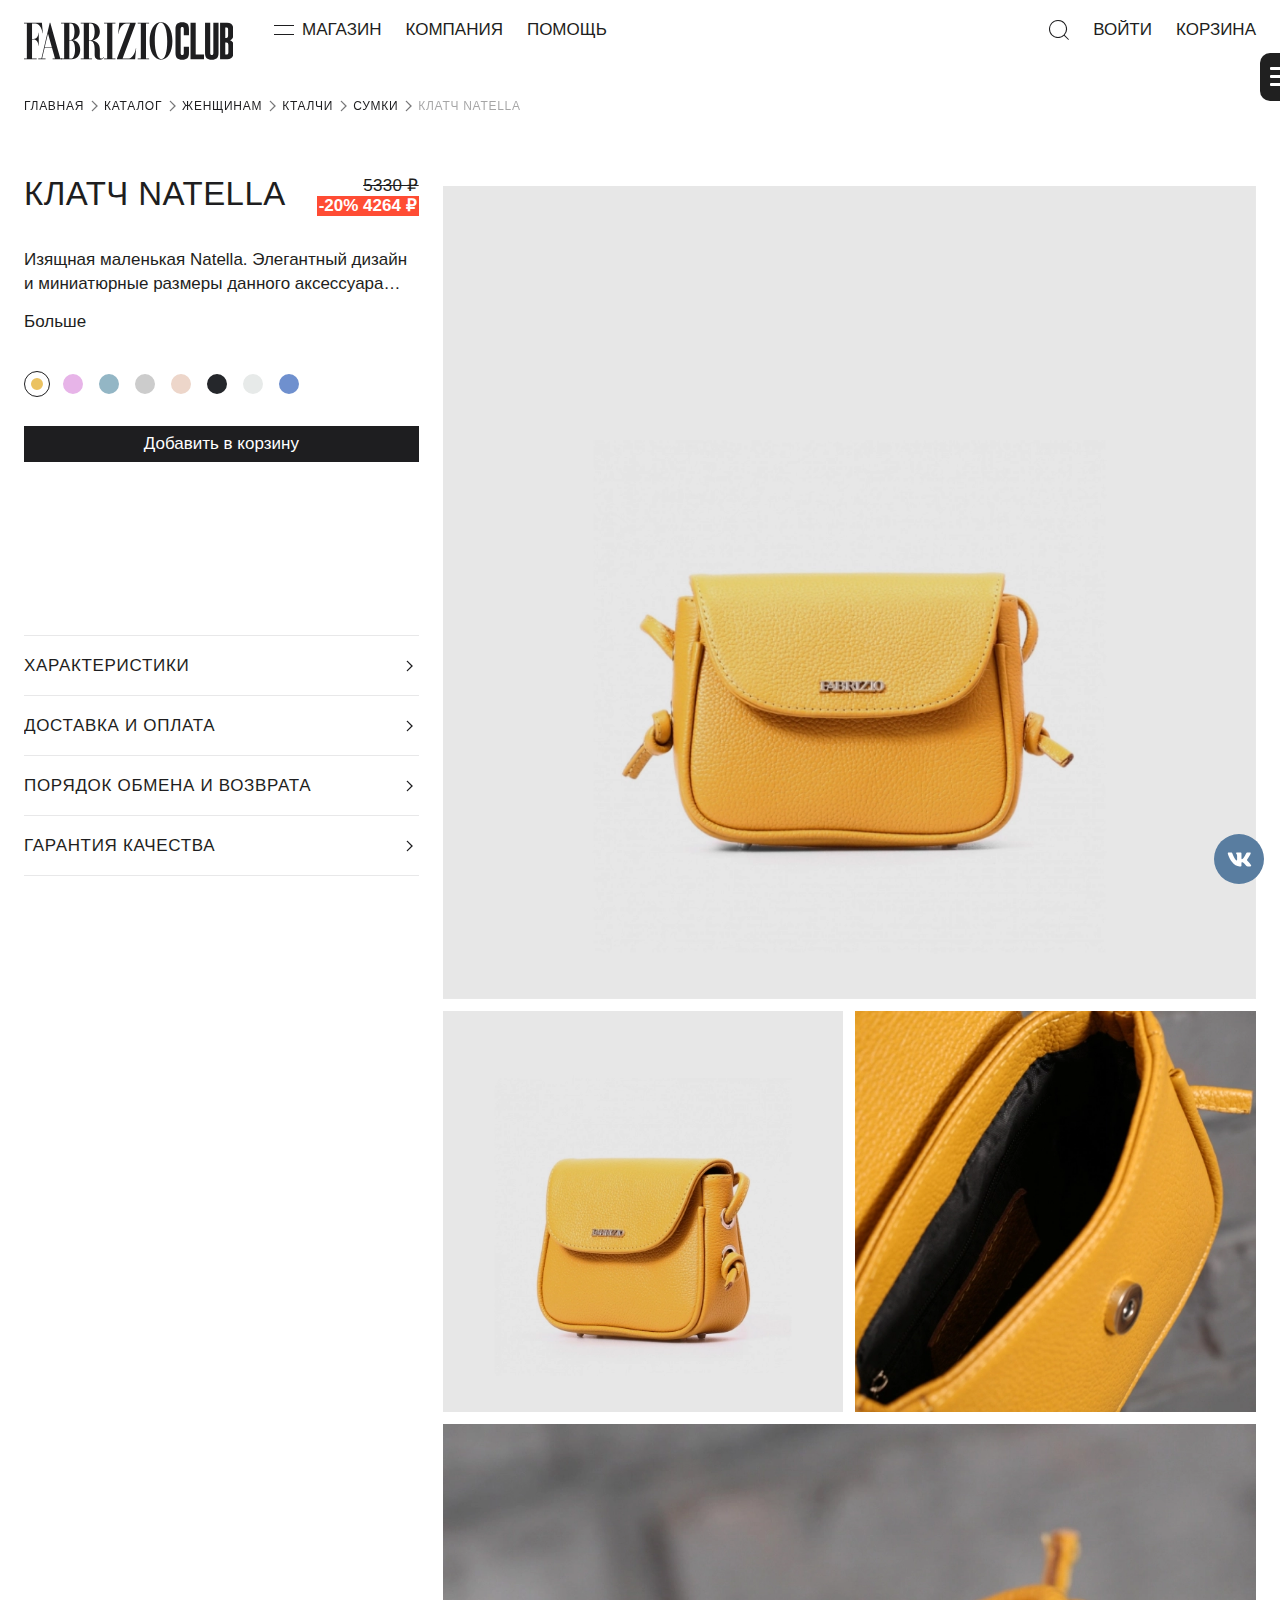
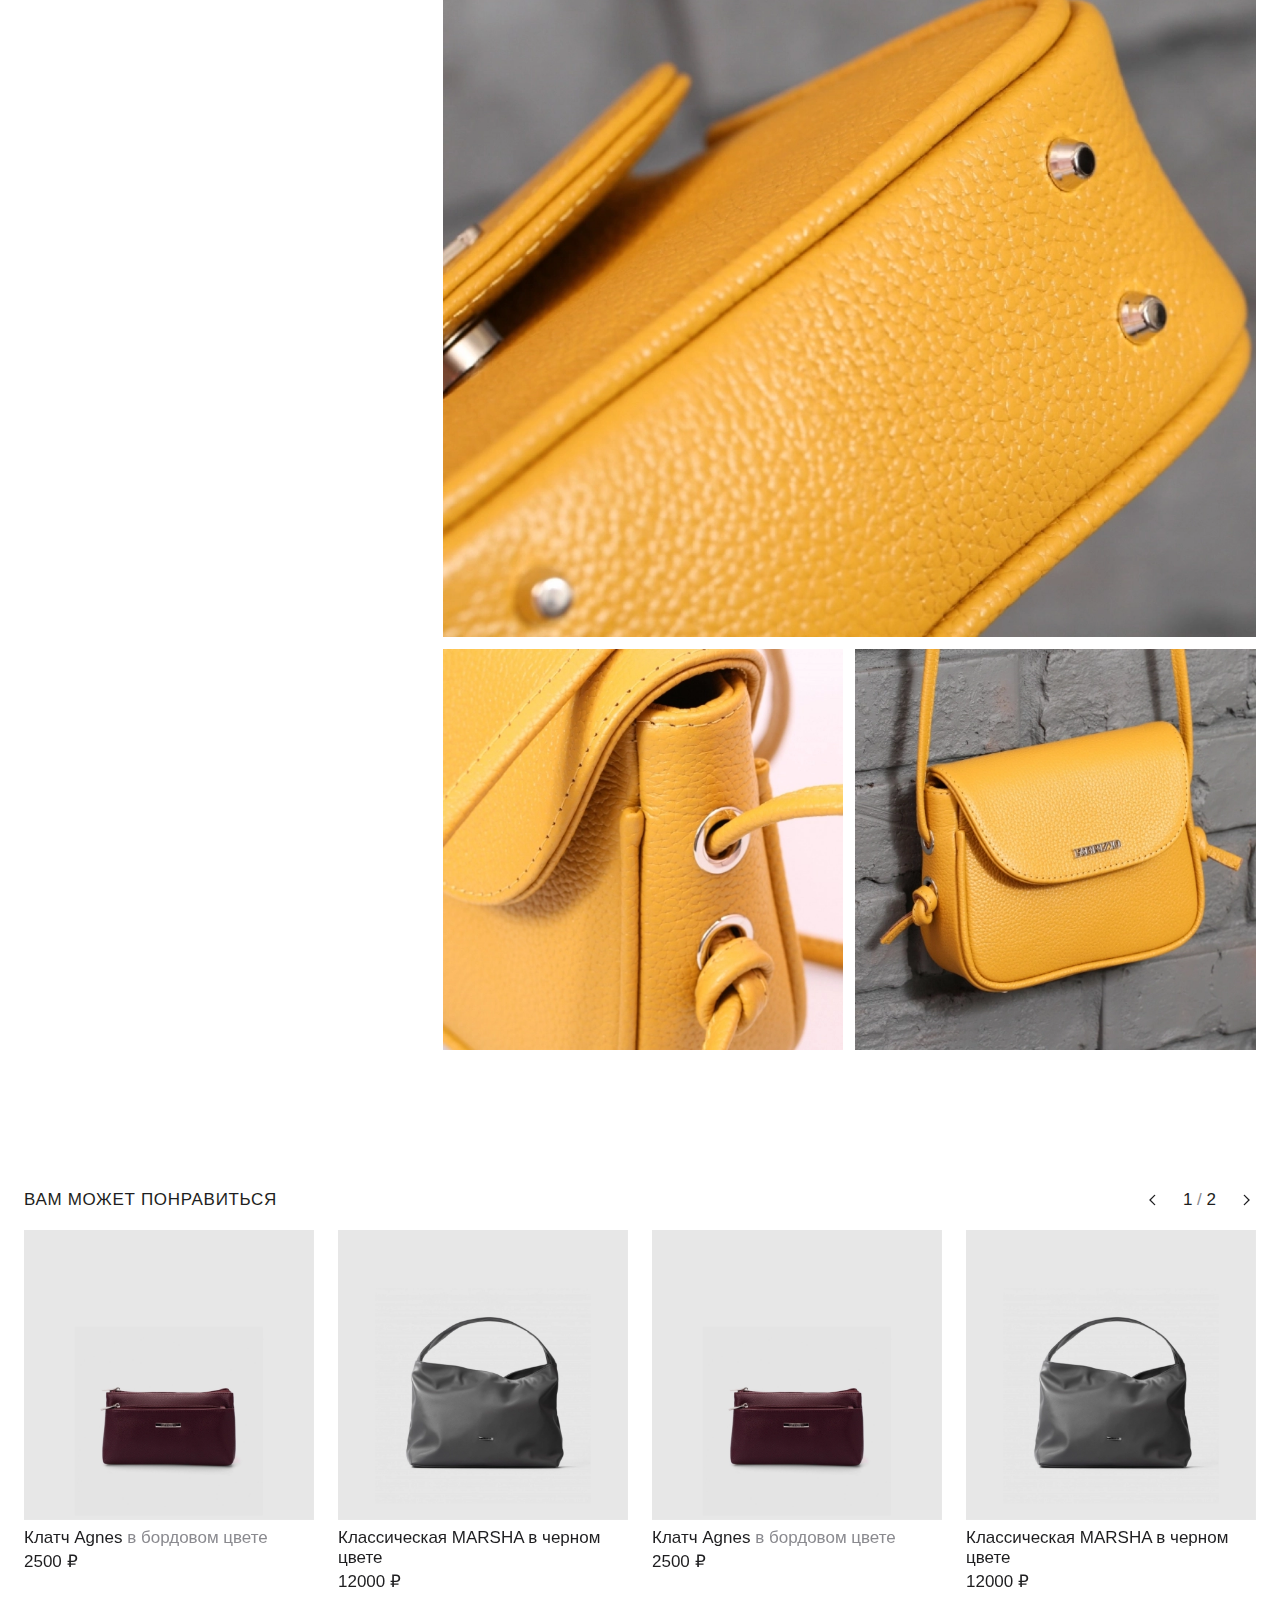
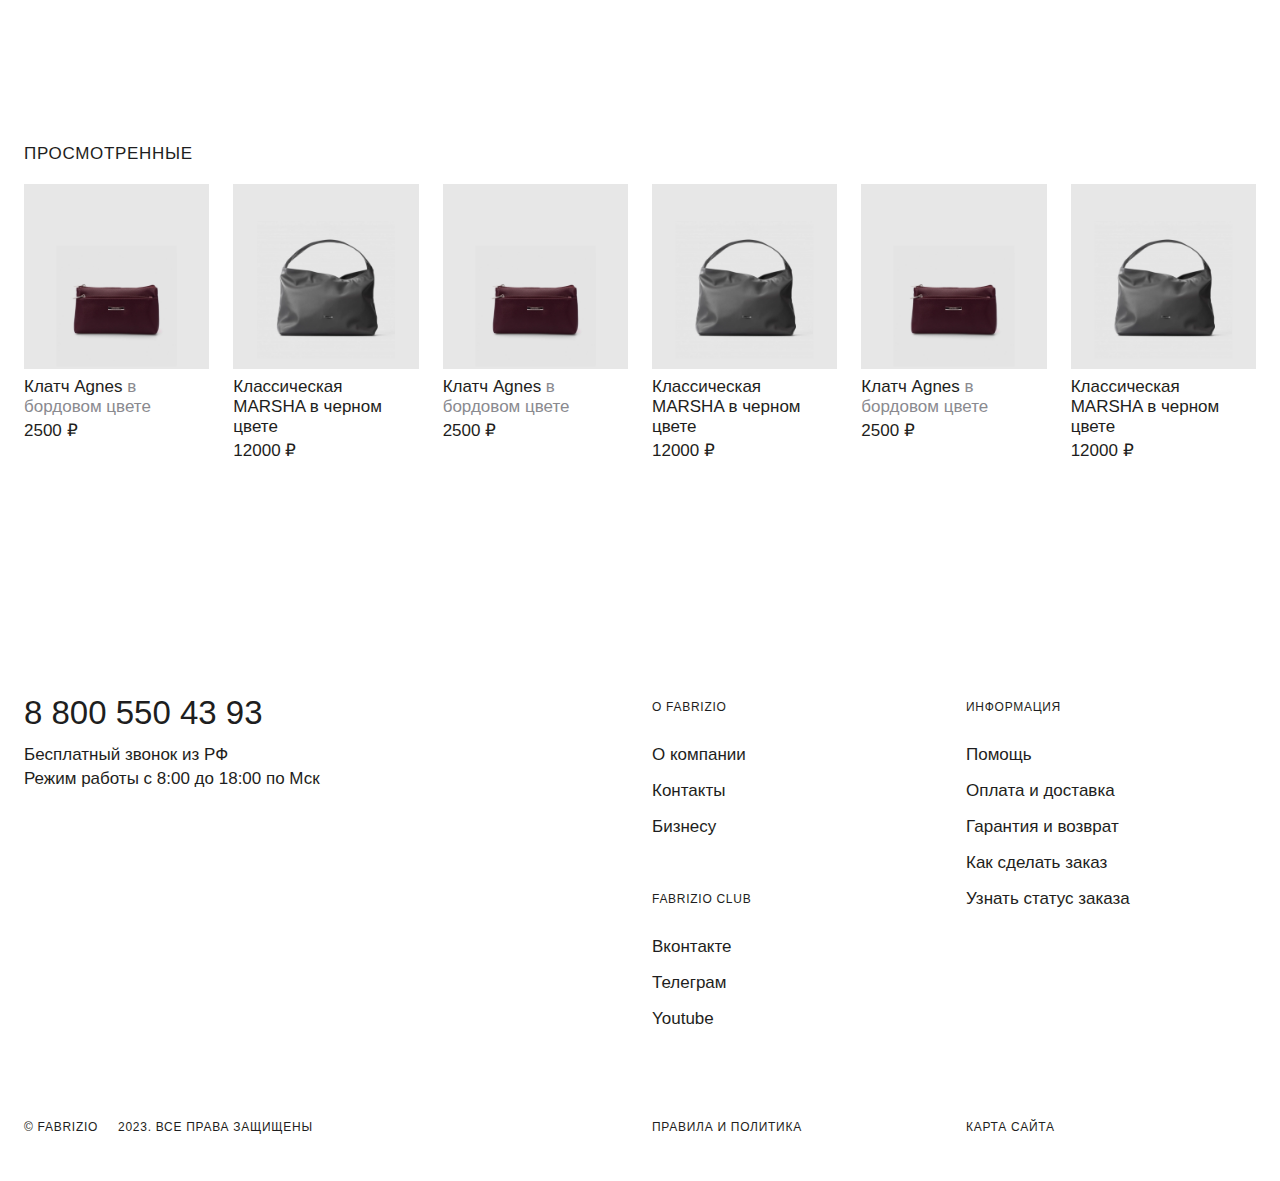
<file: product.html>
<!DOCTYPE html>
<html class="page" lang="ru">
  <head>
    <meta charset="utf-8">
    <meta name="viewport" content="width=device-width initial-scale=1">
    <meta name="format-detection" content="telephone=no">
    <meta name="format-detection" content="date=no">
    <meta name="format-detection" content="address=no">
    <meta name="format-detection" content="email=no">
    <link rel="icon" href="favicon/favicon.ico" sizes="any">
    <link rel="icon" href="favicon/icon.svg" type="image/svg+xml">
    <link rel="apple-touch-icon" href="favicon/apple-touch-icon.png">
    <link rel="manifest" href="favicon/site.webmanifest">
    <title>Клатч Natella</title>
    <link rel="preload" href="fonts/tt-interphases-pro-trial-variable-400.woff2" as="font" crossorigin="anonymous">
    <link rel="stylesheet" href="css/style.min.css?_v=20231223172133">
  </head>
  <body class="page__body">
    <div id="path" data-path="." hidden></div>
    <header class="header  ">
      <div class="header__container container"><a class="header__logo" href=""><img src="img/content/logo.svg" alt="Логотип FABRIZIO" loading="lazy"></a>
        <ul class="header__list">
          <li class="header__item">
            <button class="header__menu-open" type="button" data-modal="modal-header" aria-label="Открыть магазин">
              <svg width="20" height="20" aria-hidden="true">
                <use xlink:href="img/sprite.svg#burger"></use>
              </svg><span>Магазин</span>
            </button>
          </li>
          <li class="header__item"><a class="header__link" href="">Компания</a></li>
          <li class="header__item"><a class="header__link" href="">Помощь</a></li>
        </ul>
        <div class="header__wrapper">
          <button class="header__button header__search-open" type="button" data-modal="modal-search" aria-label="Открыть поиск">
            <svg width="20" height="20" aria-hidden="true">
              <use xlink:href="img/sprite.svg#search"></use>
            </svg>
          </button>
          <button class="header__button header__login-open" type="button" data-modal="modal-login">Войти</button>
          <button class="header__button header__cart-open" type="button" data-modal="modal-cart">Корзина</button>
        </div>
      </div>
    </header>
    <main class="main">
      <div class="product">
        <div class="product__container container">
          <div class="product__crumbs crumbs">
            <ul class="crumbs__list">
              <li class="crumbs__item"><a class="crumbs__link" href="">Главная</a></li>
              <li class="crumbs__item"><a class="crumbs__link" href="">Каталог</a></li>
              <li class="crumbs__item"><a class="crumbs__link" href="">Женщинам</a></li>
              <li class="crumbs__item"><a class="crumbs__link" href="">Кталчи</a></li>
              <li class="crumbs__item"><a class="crumbs__link" href="">Сумки</a></li>
              <li class="crumbs__current" aria-current="page">Клатч Natella</li>
            </ul>
          </div>
          <div class="product__gallery product-gallery">
            <ul class="product-gallery__list">
              <li class="product-gallery__item">
                <div class="product-gallery__image">
                  <picture>
                    <source srcset="img/content/product-image-01.webp" type="image/webp"><img src="img/content/product-image-01.jpg" alt="" loading="lazy">
                  </picture>
                </div>
              </li>
              <li class="product-gallery__item">
                <div class="product-gallery__image">
                  <picture>
                    <source srcset="img/content/product-image-02.webp" type="image/webp"><img src="img/content/product-image-02.jpg" alt="" loading="lazy">
                  </picture>
                </div>
              </li>
              <li class="product-gallery__item">
                <div class="product-gallery__image">
                  <picture>
                    <source srcset="img/content/product-image-03.webp" type="image/webp"><img src="img/content/product-image-03.jpg" alt="" loading="lazy">
                  </picture>
                </div>
              </li>
              <li class="product-gallery__item">
                <div class="product-gallery__image">
                  <picture>
                    <source srcset="img/content/product-image-04.webp" type="image/webp"><img src="img/content/product-image-04.jpg" alt="" loading="lazy">
                  </picture>
                </div>
              </li>
              <li class="product-gallery__item">
                <div class="product-gallery__image">
                  <picture>
                    <source srcset="img/content/product-image-05.webp" type="image/webp"><img src="img/content/product-image-05.jpg" alt="" loading="lazy">
                  </picture>
                </div>
              </li>
              <li class="product-gallery__item">
                <div class="product-gallery__image">
                  <picture>
                    <source srcset="img/content/product-image-06.webp" type="image/webp"><img src="img/content/product-image-06.jpg" alt="" loading="lazy">
                  </picture>
                </div>
              </li>
            </ul>
          </div>
          <div class="product__preview product-preview">
            <div class="product-preview__wrapper">
              <div class="product-preview__top-wrap">
                <h1 class="product-preview__heading">Клатч Natella</h1>
                <div class="product-preview__values">
                  <!-- product-preview__price для цены без скидки-->
                  <p class="product-preview__old">
                    <s>5330 ₽</s>
                  </p>
                  <p class="product-preview__sale">-20% 4264 ₽</p>
                </div>
              </div>
              <div class="product-preview__desc">
                <p>Изящная маленькая Natella. Элегантный дизайн и миниатюрные размеры данного аксессуара сочетаются с удобством и вместительностью.</p>
                <p>Сумочка весьма вместительна, имеет несколько внутренних карманов. В комплекте ремень для ношения на плече.</p>
              </div>
              <button class="product-preview__desc-more" type="button" aria-expanded="false">Больше</button>
              <ul class="product-preview__colors">
                <li class="product-preview__color-item">
                  <button class="product-preview__color" type="button" style="background-color: #EBC261;" aria-label="Цвет" aria-expanded="true"></button>
                </li>
                <li class="product-preview__color-item">
                  <button class="product-preview__color" type="button" style="background-color: #E7B4E8;" aria-label="Цвет" aria-expanded="false"></button>
                </li>
                <li class="product-preview__color-item">
                  <button class="product-preview__color" type="button" style="background-color: #93B6C5;" aria-label="Цвет" aria-expanded="false"></button>
                </li>
                <li class="product-preview__color-item">
                  <button class="product-preview__color" type="button" style="background-color: #CCCCCC;" aria-label="Цвет" aria-expanded="false"></button>
                </li>
                <li class="product-preview__color-item">
                  <button class="product-preview__color" type="button" style="background-color: #EDD6CA;" aria-label="Цвет" aria-expanded="false"></button>
                </li>
                <li class="product-preview__color-item">
                  <button class="product-preview__color" type="button" style="background-color: #25272B;" aria-label="Цвет" aria-expanded="false"></button>
                </li>
                <li class="product-preview__color-item">
                  <button class="product-preview__color" type="button" style="background-color: #E7EAE9;" aria-label="Цвет" aria-expanded="false"></button>
                </li>
                <li class="product-preview__color-item">
                  <button class="product-preview__color" type="button" style="background-color: #6F90CE;" aria-label="Цвет" aria-expanded="false"></button>
                </li>
              </ul>
              <button class="product-preview__add-cart button-accent" type="button" data-modal="modal-cart">Добавить в корзину</button>
              <ul class="product-preview__params">
                <li class="product-preview__param-item">
                  <button class="product-preview__param" type="button" data-modal="modal-product-1">Характеристики
                    <svg width="20" height="20" aria-hidden="true">
                      <use xlink:href="img/sprite.svg#arrow-right"></use>
                    </svg>
                  </button>
                </li>
                <li class="product-preview__param-item">
                  <button class="product-preview__param" type="button" data-modal="modal-product-2">Доставка и оплата
                    <svg width="20" height="20" aria-hidden="true">
                      <use xlink:href="img/sprite.svg#arrow-right"></use>
                    </svg>
                  </button>
                </li>
                <li class="product-preview__param-item">
                  <button class="product-preview__param" type="button" data-modal="modal-product-3">Порядок обмена и возврата
                    <svg width="20" height="20" aria-hidden="true">
                      <use xlink:href="img/sprite.svg#arrow-right"></use>
                    </svg>
                  </button>
                </li>
                <li class="product-preview__param-item">
                  <button class="product-preview__param" type="button" data-modal="modal-product-4">Гарантия качества
                    <svg width="20" height="20" aria-hidden="true">
                      <use xlink:href="img/sprite.svg#arrow-right"></use>
                    </svg>
                  </button>
                </li>
              </ul>
              <div class="product-preview__another">
                <section class="product-favorite">
                  <div class="product-favorite__wrapper">
                    <h2 class="product-favorite__heading">Вам может понравиться</h2>
                    <div class="product-favorite__swiper-buttons">
                      <button class="product-favorite__button swiper-button" type="button" aria-label="Предыдущий слайд">
                        <svg width="20" height="20" aria-hidden="true">
                          <use xlink:href="img/sprite.svg#arrow-left"></use>
                        </svg>
                      </button><span class="product-favorite__pagination swiper-pagination"></span>
                      <button class="product-favorite__button swiper-button" type="button" aria-label="Следующий слайд">
                        <svg width="20" height="20" aria-hidden="true">
                          <use xlink:href="img/sprite.svg#arrow-right"></use>
                        </svg>
                      </button>
                    </div>
                  </div>
                  <div class="product-favorite__swiper">
                    <div class="swiper">
                      <ul class="swiper-wrapper">
                        <li class="swiper-slide">
                              <div class="card">
                                <h3 class="card__heading"><a href="">Клатч Agnes <span>в бордовом цвете</span></a></h3>
                                <div class="card__values">
                                  <p class="card__price">2500 ₽</p>
                                </div>
                                <div class="card__image">
                                  <picture>
                                    <source srcset="img/content/card-image-01.webp" type="image/webp"><img src="img/content/card-image-01.jpg" alt="" loading="lazy">
                                  </picture>
                                  <picture>
                                    <source srcset="img/content/card-image-02.webp" type="image/webp"><img src="img/content/card-image-02.jpg" alt="" loading="lazy">
                                  </picture>
                                </div>
                              </div>
                        </li>
                        <li class="swiper-slide">
                              <div class="card">
                                <h3 class="card__heading"><a href="">Классическая MARSHA в черном цвете</a></h3>
                                <div class="card__values">
                                  <p class="card__price">12000 ₽</p>
                                </div>
                                <div class="card__image">
                                  <picture>
                                    <source srcset="img/content/card-image-02.webp" type="image/webp"><img src="img/content/card-image-02.jpg" alt="" loading="lazy">
                                  </picture>
                                  <picture>
                                    <source srcset="img/content/card-image-03.webp" type="image/webp"><img src="img/content/card-image-03.jpg" alt="" loading="lazy">
                                  </picture>
                                </div>
                              </div>
                        </li>
                        <li class="swiper-slide">
                              <div class="card">
                                <h3 class="card__heading"><a href="">Клатч Agnes <span>в бордовом цвете</span></a></h3>
                                <div class="card__values">
                                  <p class="card__price">2500 ₽</p>
                                </div>
                                <div class="card__image">
                                  <picture>
                                    <source srcset="img/content/card-image-01.webp" type="image/webp"><img src="img/content/card-image-01.jpg" alt="" loading="lazy">
                                  </picture>
                                  <picture>
                                    <source srcset="img/content/card-image-02.webp" type="image/webp"><img src="img/content/card-image-02.jpg" alt="" loading="lazy">
                                  </picture>
                                </div>
                              </div>
                        </li>
                        <li class="swiper-slide">
                              <div class="card">
                                <h3 class="card__heading"><a href="">Классическая MARSHA в черном цвете</a></h3>
                                <div class="card__values">
                                  <p class="card__price">12000 ₽</p>
                                </div>
                                <div class="card__image">
                                  <picture>
                                    <source srcset="img/content/card-image-02.webp" type="image/webp"><img src="img/content/card-image-02.jpg" alt="" loading="lazy">
                                  </picture>
                                  <picture>
                                    <source srcset="img/content/card-image-03.webp" type="image/webp"><img src="img/content/card-image-03.jpg" alt="" loading="lazy">
                                  </picture>
                                </div>
                              </div>
                        </li>
                        <li class="swiper-slide">
                              <div class="card">
                                <h3 class="card__heading"><a href="">Клатч Agnes <span>в бордовом цвете</span></a></h3>
                                <div class="card__values">
                                  <p class="card__price">2500 ₽</p>
                                </div>
                                <div class="card__image">
                                  <picture>
                                    <source srcset="img/content/card-image-01.webp" type="image/webp"><img src="img/content/card-image-01.jpg" alt="" loading="lazy">
                                  </picture>
                                  <picture>
                                    <source srcset="img/content/card-image-02.webp" type="image/webp"><img src="img/content/card-image-02.jpg" alt="" loading="lazy">
                                  </picture>
                                </div>
                              </div>
                        </li>
                        <li class="swiper-slide">
                              <div class="card">
                                <h3 class="card__heading"><a href="">Классическая MARSHA в черном цвете</a></h3>
                                <div class="card__values">
                                  <p class="card__price">12000 ₽</p>
                                </div>
                                <div class="card__image">
                                  <picture>
                                    <source srcset="img/content/card-image-02.webp" type="image/webp"><img src="img/content/card-image-02.jpg" alt="" loading="lazy">
                                  </picture>
                                  <picture>
                                    <source srcset="img/content/card-image-03.webp" type="image/webp"><img src="img/content/card-image-03.jpg" alt="" loading="lazy">
                                  </picture>
                                </div>
                              </div>
                        </li>
                        <li class="swiper-slide">
                              <div class="card">
                                <h3 class="card__heading"><a href="">Клатч Agnes <span>в бордовом цвете</span></a></h3>
                                <div class="card__values">
                                  <p class="card__price">2500 ₽</p>
                                </div>
                                <div class="card__image">
                                  <picture>
                                    <source srcset="img/content/card-image-01.webp" type="image/webp"><img src="img/content/card-image-01.jpg" alt="" loading="lazy">
                                  </picture>
                                  <picture>
                                    <source srcset="img/content/card-image-02.webp" type="image/webp"><img src="img/content/card-image-02.jpg" alt="" loading="lazy">
                                  </picture>
                                </div>
                              </div>
                        </li>
                        <li class="swiper-slide">
                              <div class="card">
                                <h3 class="card__heading"><a href="">Классическая MARSHA в черном цвете</a></h3>
                                <div class="card__values">
                                  <p class="card__price">12000 ₽</p>
                                </div>
                                <div class="card__image">
                                  <picture>
                                    <source srcset="img/content/card-image-02.webp" type="image/webp"><img src="img/content/card-image-02.jpg" alt="" loading="lazy">
                                  </picture>
                                  <picture>
                                    <source srcset="img/content/card-image-03.webp" type="image/webp"><img src="img/content/card-image-03.jpg" alt="" loading="lazy">
                                  </picture>
                                </div>
                              </div>
                        </li>
                      </ul>
                    </div>
                  </div>
                </section>
                <section class="product-visited">
                  <h2 class="product-visited__heading">Просмотренные</h2>
                  <ul class="product-visited__list">
                    <li class="product-visited__item">
                          <div class="card">
                            <h3 class="card__heading"><a href="">Клатч Agnes <span>в бордовом цвете</span></a></h3>
                            <div class="card__values">
                              <p class="card__price">2500 ₽</p>
                            </div>
                            <div class="card__image">
                              <picture>
                                <source srcset="img/content/card-image-01.webp" type="image/webp"><img src="img/content/card-image-01.jpg" alt="" loading="lazy">
                              </picture>
                              <picture>
                                <source srcset="img/content/card-image-02.webp" type="image/webp"><img src="img/content/card-image-02.jpg" alt="" loading="lazy">
                              </picture>
                            </div>
                          </div>
                    </li>
                    <li class="product-visited__item">
                          <div class="card">
                            <h3 class="card__heading"><a href="">Классическая MARSHA в черном цвете</a></h3>
                            <div class="card__values">
                              <p class="card__price">12000 ₽</p>
                            </div>
                            <div class="card__image">
                              <picture>
                                <source srcset="img/content/card-image-02.webp" type="image/webp"><img src="img/content/card-image-02.jpg" alt="" loading="lazy">
                              </picture>
                              <picture>
                                <source srcset="img/content/card-image-03.webp" type="image/webp"><img src="img/content/card-image-03.jpg" alt="" loading="lazy">
                              </picture>
                            </div>
                          </div>
                    </li>
                    <li class="product-visited__item">
                          <div class="card">
                            <h3 class="card__heading"><a href="">Клатч Agnes <span>в бордовом цвете</span></a></h3>
                            <div class="card__values">
                              <p class="card__price">2500 ₽</p>
                            </div>
                            <div class="card__image">
                              <picture>
                                <source srcset="img/content/card-image-01.webp" type="image/webp"><img src="img/content/card-image-01.jpg" alt="" loading="lazy">
                              </picture>
                              <picture>
                                <source srcset="img/content/card-image-02.webp" type="image/webp"><img src="img/content/card-image-02.jpg" alt="" loading="lazy">
                              </picture>
                            </div>
                          </div>
                    </li>
                    <li class="product-visited__item">
                          <div class="card">
                            <h3 class="card__heading"><a href="">Классическая MARSHA в черном цвете</a></h3>
                            <div class="card__values">
                              <p class="card__price">12000 ₽</p>
                            </div>
                            <div class="card__image">
                              <picture>
                                <source srcset="img/content/card-image-02.webp" type="image/webp"><img src="img/content/card-image-02.jpg" alt="" loading="lazy">
                              </picture>
                              <picture>
                                <source srcset="img/content/card-image-03.webp" type="image/webp"><img src="img/content/card-image-03.jpg" alt="" loading="lazy">
                              </picture>
                            </div>
                          </div>
                    </li>
                    <li class="product-visited__item">
                          <div class="card">
                            <h3 class="card__heading"><a href="">Клатч Agnes <span>в бордовом цвете</span></a></h3>
                            <div class="card__values">
                              <p class="card__price">2500 ₽</p>
                            </div>
                            <div class="card__image">
                              <picture>
                                <source srcset="img/content/card-image-01.webp" type="image/webp"><img src="img/content/card-image-01.jpg" alt="" loading="lazy">
                              </picture>
                              <picture>
                                <source srcset="img/content/card-image-02.webp" type="image/webp"><img src="img/content/card-image-02.jpg" alt="" loading="lazy">
                              </picture>
                            </div>
                          </div>
                    </li>
                    <li class="product-visited__item">
                          <div class="card">
                            <h3 class="card__heading"><a href="">Классическая MARSHA в черном цвете</a></h3>
                            <div class="card__values">
                              <p class="card__price">12000 ₽</p>
                            </div>
                            <div class="card__image">
                              <picture>
                                <source srcset="img/content/card-image-02.webp" type="image/webp"><img src="img/content/card-image-02.jpg" alt="" loading="lazy">
                              </picture>
                              <picture>
                                <source srcset="img/content/card-image-03.webp" type="image/webp"><img src="img/content/card-image-03.jpg" alt="" loading="lazy">
                              </picture>
                            </div>
                          </div>
                    </li>
                  </ul>
                </section>
              </div>
              <div class="footer">
                <div class="footer__top-wrap">
                  <div class="footer__contacts"><a class="footer__phone" href="" data-phone><span>8 800 550 43 93</span></a>
                    <p class="footer__text">Бесплатный звонок из РФ</p>
                    <p class="footer__text">Режим работы с 8:00 до 18:00 по Мск</p>
                  </div>
                  <div class="footer__navigation-wrap">
                    <div class="footer__navigation">
                      <p class="footer__label">О Fabrizio</p>
                      <ul class="footer__list">
                        <li class="footer__item"><a class="footer__link" href="">О компании</a></li>
                        <li class="footer__item"><a class="footer__link" href="">Контакты</a></li>
                        <li class="footer__item"><a class="footer__link" href="">Бизнесу</a></li>
                      </ul>
                    </div>
                    <div class="footer__navigation">
                      <p class="footer__label">Fabrizio Club</p>
                      <ul class="footer__list">
                        <li class="footer__item"><a class="footer__link" href="">Вконтакте</a></li>
                        <li class="footer__item"><a class="footer__link" href="">Телеграм</a></li>
                        <li class="footer__item"><a class="footer__link" href="">Youtube</a></li>
                      </ul>
                    </div>
                  </div>
                  <div class="footer__navigation-wrap">
                    <div class="footer__navigation">
                      <p class="footer__label">Информация</p>
                      <ul class="footer__list">
                        <li class="footer__item"><a class="footer__link" href="">Помощь</a></li>
                        <li class="footer__item"><a class="footer__link" href="">Оплата и доставка</a></li>
                        <li class="footer__item"><a class="footer__link" href="">Гарантия и возврат</a></li>
                        <li class="footer__item"><a class="footer__link" href="">Как сделать заказ</a></li>
                        <li class="footer__item"><a class="footer__link" href="">Узнать статус заказа</a></li>
                      </ul>
                    </div>
                  </div>
                </div>
                <div class="footer__bottom-wrap">
                  <div class="footer__small-wrap">
                    <p class="footer__small-text">© Fabrizio</p>
                    <p class="footer__small-text">2023. Все права защищены</p>
                  </div><a class="footer__small-text" href="">Правила и политика</a><a class="footer__small-text" href="">Карта сайта</a>
                </div>
              </div>
            </div>
          </div>
          <div class="product__another product-another"></div>
        </div>
      </div>
    </main>
    <footer class="footer">
      <div class="footer__container container">
        <div class="footer__top-wrap">
          <div class="footer__contacts"><a class="footer__phone" href="" data-phone><span>8 800 550 43 93</span></a>
            <p class="footer__text">Бесплатный звонок из РФ</p>
            <p class="footer__text">Режим работы с 8:00 до 18:00 по Мск</p>
          </div>
          <div class="footer__navigation-wrap">
            <div class="footer__navigation">
              <p class="footer__label">О Fabrizio</p>
              <ul class="footer__list">
                <li class="footer__item"><a class="footer__link" href="">О компании</a></li>
                <li class="footer__item"><a class="footer__link" href="">Контакты</a></li>
                <li class="footer__item"><a class="footer__link" href="">Бизнесу</a></li>
              </ul>
            </div>
            <div class="footer__navigation">
              <p class="footer__label">Fabrizio Club</p>
              <ul class="footer__list">
                <li class="footer__item"><a class="footer__link" href="">Вконтакте</a></li>
                <li class="footer__item"><a class="footer__link" href="">Телеграм</a></li>
                <li class="footer__item"><a class="footer__link" href="">Youtube</a></li>
              </ul>
            </div>
          </div>
          <div class="footer__navigation-wrap">
            <div class="footer__navigation">
              <p class="footer__label">Информация</p>
              <ul class="footer__list">
                <li class="footer__item"><a class="footer__link" href="">Помощь</a></li>
                <li class="footer__item"><a class="footer__link" href="">Оплата и доставка</a></li>
                <li class="footer__item"><a class="footer__link" href="">Гарантия и возврат</a></li>
                <li class="footer__item"><a class="footer__link" href="">Как сделать заказ</a></li>
                <li class="footer__item"><a class="footer__link" href="">Узнать статус заказа</a></li>
              </ul>
            </div>
          </div>
        </div>
        <div class="footer__bottom-wrap">
          <div class="footer__small-wrap">
            <p class="footer__small-text">© Fabrizio</p>
            <p class="footer__small-text">2023. Все права защищены</p>
          </div><a class="footer__small-text" href="">Правила и политика</a><a class="footer__small-text" href="">Карта сайта</a>
        </div>
      </div>
    </footer>
    <div class="footer-sticky">
      <button class="footer-sticky__add button-accent">Добавить в корзину</button>
      <button class="footer-sticky__cart" type="button" data-modal="modal-cart">Корзина 1</button>
    </div><a class="footer-social" href="" aria-label="Наш ВКонтакте">
      <svg width="25" height="25" aria-hidden="true">
        <use xlink:href="img/sprite.svg#vk"></use>
      </svg></a>
        <div class="modal" id="modal-header">
          <div class="modal__header">
            <div class="modal__header-wrap">
              <button class="modal__header-close modal-close" type="button" aria-label="Закрыть модальное окно">
                <svg width="20" height="20" aria-hidden="true">
                  <use xlink:href="img/sprite.svg#modal-close"></use>
                </svg>
              </button><a class="modal__header-logo"><img src="img/content/logo.svg" alt="" loading="lazy"></a>
              <button class="modal__header-search" type="button" aria-label="Открыть поиск">
                <svg width="20" height="20" aria-hidden="true">
                  <use xlink:href="img/sprite.svg#search"></use>
                </svg>
              </button>
            </div>
            <div class="modal-header">
              <div class="modal-header__categories">
                <button class="modal-header__category" type="button" aria-expanded="true">Женщинам</button>
                <button class="modal-header__category" type="button" aria-expanded="false">Мужчинам</button>
              </div>
              <ul class="modal-header__list">
                <li class="modal-header__item">
                  <button class="modal-header__button" aria-expanded="true">Сумки
                    <svg width="20" height="20" aria-hidden="true">
                      <use xlink:href="img/sprite.svg#minus"></use>
                    </svg>
                    <svg width="20" height="20" aria-hidden="true">
                      <use xlink:href="img/sprite.svg#plus"></use>
                    </svg>
                  </button>
                  <ul class="modal-header__links">
                    <li><a href="">Классические</a></li>
                    <li><a href="">Поясные</a></li>
                    <li><a href="">Сумки-рюкзаки</a></li>
                    <li><a href="">Рюкзаки</a></li>
                    <li><a href="">Клатчи</a></li>
                    <li><a href="">Сумка-портфель</a></li>
                    <li><a href="">Шопперы</a></li>
                    <li><a href="">Через плечо</a></li>
                    <li><a href="">Дорожные</a></li>
                    <li><a href="">Спортивные</a></li>
                  </ul><a class="modal-header__all" href="">Все сумки</a>
                </li>
                <li class="modal-header__item">
                  <button class="modal-header__button" aria-expanded="false">Аксессуары
                    <svg width="20" height="20" aria-hidden="true">
                      <use xlink:href="img/sprite.svg#minus"></use>
                    </svg>
                    <svg width="20" height="20" aria-hidden="true">
                      <use xlink:href="img/sprite.svg#plus"></use>
                    </svg>
                  </button>
                  <ul class="modal-header__links">
                    <li><a href="">Классические</a></li>
                    <li><a href="">Поясные</a></li>
                    <li><a href="">Сумки-рюкзаки</a></li>
                    <li><a href="">Рюкзаки</a></li>
                    <li><a href="">Клатчи</a></li>
                    <li><a href="">Сумка-портфель</a></li>
                    <li><a href="">Шопперы</a></li>
                    <li><a href="">Через плечо</a></li>
                    <li><a href="">Дорожные</a></li>
                    <li><a href="">Спортивные</a></li>
                  </ul>
                </li>
                <li class="modal-header__item">
                  <button class="modal-header__button" aria-expanded="false">Одежда
                    <svg width="20" height="20" aria-hidden="true">
                      <use xlink:href="img/sprite.svg#minus"></use>
                    </svg>
                    <svg width="20" height="20" aria-hidden="true">
                      <use xlink:href="img/sprite.svg#plus"></use>
                    </svg>
                  </button>
                  <ul class="modal-header__links">
                    <li><a href="">Классические</a></li>
                    <li><a href="">Поясные</a></li>
                    <li><a href="">Сумки-рюкзаки</a></li>
                    <li><a href="">Рюкзаки</a></li>
                    <li><a href="">Клатчи</a></li>
                    <li><a href="">Сумка-портфель</a></li>
                    <li><a href="">Шопперы</a></li>
                    <li><a href="">Через плечо</a></li>
                    <li><a href="">Дорожные</a></li>
                    <li><a href="">Спортивные</a></li>
                  </ul><a class="modal-header__all" href="">Все сумки</a>
                </li>
                <li class="modal-header__item">
                  <button class="modal-header__button modal-header__button--accent" aria-expanded="false">Скидки
                    <svg width="20" height="20" aria-hidden="true">
                      <use xlink:href="img/sprite.svg#minus"></use>
                    </svg>
                    <svg width="20" height="20" aria-hidden="true">
                      <use xlink:href="img/sprite.svg#plus"></use>
                    </svg>
                  </button>
                  <ul class="modal-header__links">
                    <li><a href="">Классические</a></li>
                    <li><a href="">Поясные</a></li>
                    <li><a href="">Сумки-рюкзаки</a></li>
                    <li><a href="">Рюкзаки</a></li>
                    <li><a href="">Клатчи</a></li>
                    <li><a href="">Сумка-портфель</a></li>
                    <li><a href="">Шопперы</a></li>
                    <li><a href="">Через плечо</a></li>
                    <li><a href="">Дорожные</a></li>
                    <li><a href="">Спортивные</a></li>
                  </ul>
                </li>
              </ul>
              <ul class="modal-header__pages">
                <li class="modal-header__page-item"><a class="modal-header__page-link" href="">О компании</a></li>
                <li class="modal-header__page-item"><a class="modal-header__page-link" href="">Контакты</a></li>
                <li class="modal-header__page-item"><a class="modal-header__page-link" href="">Помощь</a></li>
              </ul>
              <div class="modal-header__bottom-wrap">
                <p class="modal-header__region">Регион: Кировская обл</p>
                <button class="modal-header__login-open" type="button">Войти в личный кабинет</button>
              </div>
            </div>
          </div>
        </div>
        <div class="modal" id="modal-filters">
          <div class="modal__content modal__content--right">
            <div class="modal__top-wrap">
              <p class="modal__heading">Фильтры 2</p>
              <button class="modal__close modal-close" type="button" aria-label="Закрыть модальное окно">
                <svg width="20" height="20" aria-hidden="true">
                  <use xlink:href="img/sprite.svg#modal-close"></use>
                </svg>
              </button>
            </div>
            <form class="modal-filters" action="#" novalidate>
              <ul class="modal-filters__list">
                <li class="modal-filters__item">
                  <button class="modal-filters__button" type="button" aria-expanded="true">Цена
                    <svg width="20" height="20" aria-hidden="true">
                      <use xlink:href="img/sprite.svg#minus"></use>
                    </svg>
                    <svg width="20" height="20" aria-hidden="true">
                      <use xlink:href="img/sprite.svg#plus"></use>
                    </svg>
                  </button>
                  <div class="modal-filters__range-wrapper">
                    <p class="modal-filters__range-wrap">
                      <input class="modal-filters__range" id="filter-min" type="number" name="filter-min" value="1320" min="0" placeholder="0"> <span>₽</span>
                    </p>
                    <p class="modal-filters__range-wrap">
                      <input class="modal-filters__range" id="filter-max" type="number" name="filter-max" value="19320" max="50000" placeholder="50000"> <span>₽</span>
                    </p>
                    <div class="modal-filters__slider"></div>
                  </div>
                </li>
                <li class="modal-filters__item">
                  <div class="modal-filters__radio-field">
                    <input class="visually-hidden" id="filter-sale" name="sale" type="checkbox">
                    <label class="modal-filters__radio-label" for="filter-sale">% Распродажа</label>
                  </div>
                </li>
                <li class="modal-filters__item">
                  <button class="modal-filters__button" type="button" aria-expanded="false">Материал
                    <svg width="20" height="20" aria-hidden="true">
                      <use xlink:href="img/sprite.svg#minus"></use>
                    </svg>
                    <svg width="20" height="20" aria-hidden="true">
                      <use xlink:href="img/sprite.svg#plus"></use>
                    </svg>
                  </button>
                  <ul class="modal-filters__list1">
                    <li class="modal-filters__item1">
                      <div class="modal-filters__field1">
                        <input class="visually-hidden" id="filter1-1" name="material" type="checkbox">
                        <label class="modal-filters__label1" for="filter1-1">Кожа</label>
                      </div>
                    </li>
                    <li class="modal-filters__item1">
                      <div class="modal-filters__field1">
                        <input class="visually-hidden" id="filter1-2" name="material" type="checkbox">
                        <label class="modal-filters__label1" for="filter1-2">Искусственная кожа</label>
                      </div>
                    </li>
                    <li class="modal-filters__item1">
                      <div class="modal-filters__field1">
                        <input class="visually-hidden" id="filter1-3" name="material" type="checkbox">
                        <label class="modal-filters__label1" for="filter1-3">Экокожа</label>
                      </div>
                    </li>
                    <li class="modal-filters__item1">
                      <div class="modal-filters__field1">
                        <input class="visually-hidden" id="filter1-4" name="material" type="checkbox">
                        <label class="modal-filters__label1" for="filter1-4">Ткань</label>
                      </div>
                    </li>
                    <li class="modal-filters__item1">
                      <div class="modal-filters__field1">
                        <input class="visually-hidden" id="filter1-5" name="material" type="checkbox">
                        <label class="modal-filters__label1" for="filter1-5">Нейлон</label>
                      </div>
                    </li>
                  </ul>
                </li>
                <li class="modal-filters__item">
                  <button class="modal-filters__button" type="button" aria-expanded="false">Типы сумок
                    <svg width="20" height="20" aria-hidden="true">
                      <use xlink:href="img/sprite.svg#minus"></use>
                    </svg>
                    <svg width="20" height="20" aria-hidden="true">
                      <use xlink:href="img/sprite.svg#plus"></use>
                    </svg>
                  </button>
                  <ul class="modal-filters__list2">
                    <li class="modal-filters__item2">
                      <div class="modal-filters__field2">
                        <input class="visually-hidden" id="filter4-1" type="checkbox" name="type">
                        <label class="modal-filters__label2" for="filter4-1">Классические</label>
                      </div>
                    </li>
                    <li class="modal-filters__item2">
                      <div class="modal-filters__field2">
                        <input class="visually-hidden" id="filter4-2" type="checkbox" name="type">
                        <label class="modal-filters__label2" for="filter4-2">Поясные</label>
                      </div>
                    </li>
                    <li class="modal-filters__item2">
                      <div class="modal-filters__field2">
                        <input class="visually-hidden" id="filter4-3" type="checkbox" name="type">
                        <label class="modal-filters__label2" for="filter4-3">Сумки-рюкзаки</label>
                      </div>
                    </li>
                    <li class="modal-filters__item2">
                      <div class="modal-filters__field2">
                        <input class="visually-hidden" id="filter4-4" type="checkbox" name="type">
                        <label class="modal-filters__label2" for="filter4-4">Рюкзаки</label>
                      </div>
                    </li>
                    <li class="modal-filters__item2">
                      <div class="modal-filters__field2">
                        <input class="visually-hidden" id="filter4-5" type="checkbox" name="type">
                        <label class="modal-filters__label2" for="filter4-5">Клатчи</label>
                      </div>
                    </li>
                    <li class="modal-filters__item2">
                      <div class="modal-filters__field2">
                        <input class="visually-hidden" id="filter4-6" type="checkbox" name="type">
                        <label class="modal-filters__label2" for="filter4-6">Сумка-портфель</label>
                      </div>
                    </li>
                    <li class="modal-filters__item2">
                      <div class="modal-filters__field2">
                        <input class="visually-hidden" id="filter4-7" type="checkbox" name="type">
                        <label class="modal-filters__label2" for="filter4-7">Шопперы</label>
                      </div>
                    </li>
                    <li class="modal-filters__item2">
                      <div class="modal-filters__field2">
                        <input class="visually-hidden" id="filter4-8" type="checkbox" name="type">
                        <label class="modal-filters__label2" for="filter4-8">На руку</label>
                      </div>
                    </li>
                    <li class="modal-filters__item2">
                      <div class="modal-filters__field2">
                        <input class="visually-hidden" id="filter4-9" type="checkbox" name="type">
                        <label class="modal-filters__label2" for="filter4-9">Через плечо</label>
                      </div>
                    </li>
                    <li class="modal-filters__item2">
                      <div class="modal-filters__field2">
                        <input class="visually-hidden" id="filter4-10" type="checkbox" name="type">
                        <label class="modal-filters__label2" for="filter4-10">Дорожные</label>
                      </div>
                    </li>
                    <li class="modal-filters__item2">
                      <div class="modal-filters__field2">
                        <input class="visually-hidden" id="filter4-11" type="checkbox" name="type">
                        <label class="modal-filters__label2" for="filter4-11">Спортивные</label>
                      </div>
                    </li>
                  </ul>
                </li>
                <li class="modal-filters__item">
                  <button class="modal-filters__button" type="button" aria-expanded="false">Цвет
                    <svg width="20" height="20" aria-hidden="true">
                      <use xlink:href="img/sprite.svg#minus"></use>
                    </svg>
                    <svg width="20" height="20" aria-hidden="true">
                      <use xlink:href="img/sprite.svg#plus"></use>
                    </svg>
                  </button>
                  <ul class="modal-filters__list1">
                    <li class="modal-filters__item1">
                      <div class="modal-filters__field1">
                        <input class="visually-hidden" id="filter5-1" name="color" type="checkbox">
                        <label class="modal-filters__label1" for="filter5-1">Красный</label>
                      </div>
                    </li>
                    <li class="modal-filters__item1">
                      <div class="modal-filters__field1">
                        <input class="visually-hidden" id="filter5-2" name="color" type="checkbox">
                        <label class="modal-filters__label1" for="filter5-2">Зеленый</label>
                      </div>
                    </li>
                    <li class="modal-filters__item1">
                      <div class="modal-filters__field1">
                        <input class="visually-hidden" id="filter5-3" name="color" type="checkbox">
                        <label class="modal-filters__label1" for="filter5-3">Синий</label>
                      </div>
                    </li>
                    <li class="modal-filters__item1">
                      <div class="modal-filters__field1">
                        <input class="visually-hidden" id="filter5-4" name="color" type="checkbox">
                        <label class="modal-filters__label1" for="filter5-4">Бежевый</label>
                      </div>
                    </li>
                    <li class="modal-filters__item1">
                      <div class="modal-filters__field1">
                        <input class="visually-hidden" id="filter5-5" name="color" type="checkbox">
                        <label class="modal-filters__label1" for="filter5-5">Черный</label>
                      </div>
                    </li>
                    <li class="modal-filters__item1">
                      <div class="modal-filters__field1">
                        <input class="visually-hidden" id="filter5-6" name="color" type="checkbox">
                        <label class="modal-filters__label1" for="filter5-6">Белый</label>
                      </div>
                    </li>
                    <li class="modal-filters__item1">
                      <div class="modal-filters__field1">
                        <input class="visually-hidden" id="filter5-7" name="color" type="checkbox">
                        <label class="modal-filters__label1" for="filter5-7">Оранжевый</label>
                      </div>
                    </li>
                    <li class="modal-filters__item1">
                      <div class="modal-filters__field1">
                        <input class="visually-hidden" id="filter5-8" name="color" type="checkbox">
                        <label class="modal-filters__label1" for="filter5-8">Бордовый</label>
                      </div>
                    </li>
                    <li class="modal-filters__item1">
                      <div class="modal-filters__field1">
                        <input class="visually-hidden" id="filter5-9" name="color" type="checkbox">
                        <label class="modal-filters__label1" for="filter5-9">Фиолетовый</label>
                      </div>
                    </li>
                  </ul>
                </li>
                <li class="modal-filters__item">
                  <button class="modal-filters__button" type="button" aria-expanded="false">Размер
                    <svg width="20" height="20" aria-hidden="true">
                      <use xlink:href="img/sprite.svg#minus"></use>
                    </svg>
                    <svg width="20" height="20" aria-hidden="true">
                      <use xlink:href="img/sprite.svg#plus"></use>
                    </svg>
                  </button>
                  <ul class="modal-filters__list2">
                    <li class="modal-filters__item2">
                      <div class="modal-filters__field2">
                        <input class="visually-hidden" id="filter6-1" type="checkbox" name="size">
                        <label class="modal-filters__label2" for="filter6-1">Классические</label>
                      </div>
                    </li>
                    <li class="modal-filters__item2">
                      <div class="modal-filters__field2">
                        <input class="visually-hidden" id="filter6-2" type="checkbox" name="size">
                        <label class="modal-filters__label2" for="filter6-2">Поясные</label>
                      </div>
                    </li>
                    <li class="modal-filters__item2">
                      <div class="modal-filters__field2">
                        <input class="visually-hidden" id="filter6-3" type="checkbox" name="size">
                        <label class="modal-filters__label2" for="filter6-3">Сумки-рюкзаки</label>
                      </div>
                    </li>
                    <li class="modal-filters__item2">
                      <div class="modal-filters__field2">
                        <input class="visually-hidden" id="filter6-4" type="checkbox" name="size">
                        <label class="modal-filters__label2" for="filter6-4">Рюкзаки</label>
                      </div>
                    </li>
                  </ul>
                </li>
                <li class="modal-filters__item">
                  <button class="modal-filters__button" type="button" aria-expanded="false">Форма
                    <svg width="20" height="20" aria-hidden="true">
                      <use xlink:href="img/sprite.svg#minus"></use>
                    </svg>
                    <svg width="20" height="20" aria-hidden="true">
                      <use xlink:href="img/sprite.svg#plus"></use>
                    </svg>
                  </button>
                  <ul class="modal-filters__list2">
                    <li class="modal-filters__item2">
                      <div class="modal-filters__field2">
                        <input class="visually-hidden" id="filter7-1" type="checkbox" name="form">
                        <label class="modal-filters__label2" for="filter7-1">Классические</label>
                      </div>
                    </li>
                    <li class="modal-filters__item2">
                      <div class="modal-filters__field2">
                        <input class="visually-hidden" id="filter7-2" type="checkbox" name="form">
                        <label class="modal-filters__label2" for="filter7-2">Поясные</label>
                      </div>
                    </li>
                    <li class="modal-filters__item2">
                      <div class="modal-filters__field2">
                        <input class="visually-hidden" id="filter7-3" type="checkbox" name="form">
                        <label class="modal-filters__label2" for="filter7-3">Сумки-рюкзаки</label>
                      </div>
                    </li>
                    <li class="modal-filters__item2">
                      <div class="modal-filters__field2">
                        <input class="visually-hidden" id="filter7-4" type="checkbox" name="form">
                        <label class="modal-filters__label2" for="filter7-4">Рюкзаки</label>
                      </div>
                    </li>
                  </ul>
                </li>
                <li class="modal-filters__item">
                  <button class="modal-filters__button" type="button" aria-expanded="false">По назначению
                    <svg width="20" height="20" aria-hidden="true">
                      <use xlink:href="img/sprite.svg#minus"></use>
                    </svg>
                    <svg width="20" height="20" aria-hidden="true">
                      <use xlink:href="img/sprite.svg#plus"></use>
                    </svg>
                  </button>
                  <ul class="modal-filters__list2">
                    <li class="modal-filters__item2">
                      <div class="modal-filters__field2">
                        <input class="visually-hidden" id="filter8-1" type="checkbox" name="naz">
                        <label class="modal-filters__label2" for="filter8-1">Классические</label>
                      </div>
                    </li>
                    <li class="modal-filters__item2">
                      <div class="modal-filters__field2">
                        <input class="visually-hidden" id="filter8-2" type="checkbox" name="naz">
                        <label class="modal-filters__label2" for="filter8-2">Поясные</label>
                      </div>
                    </li>
                    <li class="modal-filters__item2">
                      <div class="modal-filters__field2">
                        <input class="visually-hidden" id="filter8-3" type="checkbox" name="naz">
                        <label class="modal-filters__label2" for="filter8-3">Сумки-рюкзаки</label>
                      </div>
                    </li>
                    <li class="modal-filters__item2">
                      <div class="modal-filters__field2">
                        <input class="visually-hidden" id="filter8-4" type="checkbox" name="naz">
                        <label class="modal-filters__label2" for="filter8-4">Рюкзаки</label>
                      </div>
                    </li>
                  </ul>
                </li>
                <li class="modal-filters__item">
                  <button class="modal-filters__button" type="button" aria-expanded="false">Стиль
                    <svg width="20" height="20" aria-hidden="true">
                      <use xlink:href="img/sprite.svg#minus"></use>
                    </svg>
                    <svg width="20" height="20" aria-hidden="true">
                      <use xlink:href="img/sprite.svg#plus"></use>
                    </svg>
                  </button>
                  <ul class="modal-filters__list2">
                    <li class="modal-filters__item2">
                      <div class="modal-filters__field2">
                        <input class="visually-hidden" id="filter9-1" type="checkbox" name="style">
                        <label class="modal-filters__label2" for="filter9-1">Классические</label>
                      </div>
                    </li>
                    <li class="modal-filters__item2">
                      <div class="modal-filters__field2">
                        <input class="visually-hidden" id="filter9-2" type="checkbox" name="style">
                        <label class="modal-filters__label2" for="filter9-2">Поясные</label>
                      </div>
                    </li>
                    <li class="modal-filters__item2">
                      <div class="modal-filters__field2">
                        <input class="visually-hidden" id="filter9-3" type="checkbox" name="style">
                        <label class="modal-filters__label2" for="filter9-3">Сумки-рюкзаки</label>
                      </div>
                    </li>
                    <li class="modal-filters__item2">
                      <div class="modal-filters__field2">
                        <input class="visually-hidden" id="filter9-4" type="checkbox" name="style">
                        <label class="modal-filters__label2" for="filter9-4">Рюкзаки</label>
                      </div>
                    </li>
                  </ul>
                </li>
                <li class="modal-filters__item">
                  <button class="modal-filters__button" type="button" aria-expanded="false">Тип ручек
                    <svg width="20" height="20" aria-hidden="true">
                      <use xlink:href="img/sprite.svg#minus"></use>
                    </svg>
                    <svg width="20" height="20" aria-hidden="true">
                      <use xlink:href="img/sprite.svg#plus"></use>
                    </svg>
                  </button>
                  <ul class="modal-filters__list2">
                    <li class="modal-filters__item2">
                      <div class="modal-filters__field2">
                        <input class="visually-hidden" id="filter10-1" type="checkbox" name="ruch">
                        <label class="modal-filters__label2" for="filter10-1">Классические</label>
                      </div>
                    </li>
                    <li class="modal-filters__item2">
                      <div class="modal-filters__field2">
                        <input class="visually-hidden" id="filter10-2" type="checkbox" name="ruch">
                        <label class="modal-filters__label2" for="filter10-2">Поясные</label>
                      </div>
                    </li>
                    <li class="modal-filters__item2">
                      <div class="modal-filters__field2">
                        <input class="visually-hidden" id="filter10-3" type="checkbox" name="ruch">
                        <label class="modal-filters__label2" for="filter10-3">Сумки-рюкзаки</label>
                      </div>
                    </li>
                    <li class="modal-filters__item2">
                      <div class="modal-filters__field2">
                        <input class="visually-hidden" id="filter10-4" type="checkbox" name="ruch">
                        <label class="modal-filters__label2" for="filter10-4">Рюкзаки</label>
                      </div>
                    </li>
                  </ul>
                </li>
              </ul>
              <button class="modal-filters__submit button-accent" type="submit">Применить <span>2</span></button>
            </form>
          </div>
        </div>
        <div class="modal" id="modal-search">
          <div class="modal__content modal__content--right">
            <div class="modal__top-wrap">
              <p class="modal__heading">Поиск</p>
              <button class="modal__close modal-close" type="button" aria-label="Закрыть модальное окно">
                <svg width="20" height="20" aria-hidden="true">
                  <use xlink:href="img/sprite.svg#modal-close"></use>
                </svg>
              </button>
            </div>
            <div class="modal__wrapper">
              <form class="modal__search-form" action="#" novalidate>
                    <div class="modal__field-search field">
                      <input class="field__input" id="modal-search-search" type="text" name="search" placeholder="Что ищете?">
                      <label class="visually-hidden" for="modal-search-search">Что ищете?</label><span class="field__error"></span>
                      <button class="field__search-submit" type="submit">
                        <svg width="20" height="20" aria-hidden="true">
                          <use xlink:href="img/sprite.svg#arrow-right"></use>
                        </svg>
                      </button>
                      <button class="field__search-reset" type="reset">
                        <svg width="16" height="16" aria-hidden="true">
                          <use xlink:href="img/sprite.svg#modal-close"></use>
                        </svg>
                      </button>
                    </div>
                <p class="modal__search-label">Популярные запросы</p>
                <ul class="modal__search-list">
                  <li class="modal__search-item"><a href="">Шоппер</a></li>
                  <li class="modal__search-item"><a href="">Клатч</a></li>
                  <li class="modal__search-item"><a href="">Для телефона</a></li>
                  <li class="modal__search-item"><a href="">На длинном ремне</a></li>
                  <li class="modal__search-item"><a href="">Бежевые</a></li>
                </ul>
              </form>
            </div>
          </div>
        </div>
        <div class="modal" id="modal-login">
          <div class="modal__content modal__content--right">
            <div class="modal__top-wrap">
              <p class="modal__heading">Вход в личный кабинет / Создание профиля</p>
              <button class="modal__close modal-close" type="button" aria-label="Закрыть модальное окно">
                <svg width="20" height="20" aria-hidden="true">
                  <use xlink:href="img/sprite.svg#modal-close"></use>
                </svg>
              </button>
            </div>
            <div class="modal__wrapper">
              <form class="modal__login-form" action="#" data-form novalidate>
                    <div class="modal__field-phone field field--required">
                      <input class="field__input validate-phone required" id="modal-form-phone" type="tel" name="phone" placeholder=" ">
                      <label class="field__label" for="modal-form-phone">Номер телефона</label><span class="field__error"></span>
                    </div>
                <button class="modal__login-submit button-alternate" type="submit">Продолжить</button>
              </form>
            </div>
          </div>
        </div>
        <div class="modal" id="modal-cart">
          <div class="modal__content modal__content--right">
            <div class="modal__top-wrap">
              <p class="modal__heading">Корзина 2</p>
              <button class="modal__close modal-close" type="button" aria-label="Закрыть модальное окно">
                <svg width="20" height="20" aria-hidden="true">
                  <use xlink:href="img/sprite.svg#modal-close"></use>
                </svg>
              </button>
            </div>
            <div class="modal__wrapper">
              <ul class="modal__cart-list">
                <li class="modal__cart-item">
                  <div class="modal__cart-image">
                    <picture>
                      <source srcset="img/content/card-image-01.jpg" type="image/webp"><img src="img/content/card-image-01.jpg" alt="" loading="lazy">
                    </picture>
                  </div>
                  <dl class="modal__cart-terms">
                    <div class="modal__cart-term">
                      <dt>Название</dt>
                      <dd>Ember</dd>
                    </div>
                    <div class="modal__cart-term">
                      <dt>Материал</dt>
                      <dd>Текстиль</dd>
                    </div>
                    <div class="modal__cart-term">
                      <dt>Цвет</dt>
                      <dd>Красный</dd>
                    </div>
                  </dl>
                  <div class="modal__cart-wrapper">
                    <div class="modal__cart-stepper stepper">
                      <button class="stepper__button" aria-label="Уменьшить на 1">
                        <svg width="16" height="16" aria-hidden="true">
                          <use xlink:href="img/sprite.svg#minus"></use>
                        </svg>
                      </button>
                      <input class="stepper__count" type="number" value="1" min="0">
                      <button class="stepper__button" aria-label="Увеличить на 1">
                        <svg width="16" height="16" aria-hidden="true">
                          <use xlink:href="img/sprite.svg#plus"></use>
                        </svg>
                      </button>
                    </div>
                    <p class="modal__cart-price">3 310 ₽</p>
                  </div>
                </li>
                <li class="modal__cart-item">
                  <div class="modal__cart-image">
                    <picture>
                      <source srcset="img/content/card-image-02.jpg" type="image/webp"><img src="img/content/card-image-02.jpg" alt="" loading="lazy">
                    </picture>
                  </div>
                  <dl class="modal__cart-terms">
                    <div class="modal__cart-term">
                      <dt>Название</dt>
                      <dd>EVA</dd>
                    </div>
                    <div class="modal__cart-term">
                      <dt>Материал</dt>
                      <dd>Натуральная кожа</dd>
                    </div>
                    <div class="modal__cart-term">
                      <dt>Цвет</dt>
                      <dd>Черная</dd>
                    </div>
                  </dl>
                  <div class="modal__cart-wrapper">
                    <div class="modal__cart-stepper stepper">
                      <button class="stepper__button" aria-label="Уменьшить на 1">
                        <svg width="16" height="16" aria-hidden="true">
                          <use xlink:href="img/sprite.svg#minus"></use>
                        </svg>
                      </button>
                      <input class="stepper__count" type="number" value="1" min="0">
                      <button class="stepper__button" aria-label="Увеличить на 1">
                        <svg width="16" height="16" aria-hidden="true">
                          <use xlink:href="img/sprite.svg#plus"></use>
                        </svg>
                      </button>
                    </div>
                    <p class="modal__cart-price">11 230 ₽</p>
                  </div>
                </li>
              </ul>
              <div class="modal__cart-result">
                <div class="modal__cart-info">
                  <p>Без учета возможной стоимости доставки</p>
                  <p>Итого <span>14 540 ₽</span></p>
                </div><a class="modal__cart-link button-accent" href="">Перейти к оформлению</a>
              </div>
            </div>
          </div>
        </div>
        <div class="modal" id="modal-product-1">
          <div class="modal__content modal__content--left">
            <div class="modal__top-wrap">
              <p class="modal__heading">Характеристики</p>
              <button class="modal__close modal-close" type="button" aria-label="Закрыть модальное окно">
                <svg width="20" height="20" aria-hidden="true">
                  <use xlink:href="img/sprite.svg#modal-close"></use>
                </svg>
              </button>
            </div>
            <div class="modal__product modal__product--1">
              <div class="modal__product-image">
                <picture>
                  <source srcset="img/content/modal-product-01.jpg" type="image/webp"><img src="img/content/modal-product-01.jpg" alt="" loading="lazy">
                </picture>
              </div>
              <dl class="modal__product-terms">
                <div class="modal__product-term">
                  <dt>Габариты</dt>
                  <dd>Ш 20см <br> Г 6см <br> В 12см</dd>
                </div>
                <div class="modal__product-term">
                  <dt>Фурнитура</dt>
                  <dd>Металлическая, хромированная</dd>
                </div>
                <div class="modal__product-term">
                  <dt>Материал</dt>
                  <dd>Натуральная кожа</dd>
                </div>
                <div class="modal__product-term">
                  <dt>Карманы</dt>
                  <dd>Внутренний карман на молнии. Два внутренних кармана под смартфон и другие аксессуары.</dd>
                </div>
                <div class="modal__product-term">
                  <dt>Подклада</dt>
                  <dd>Полиэстр</dd>
                </div>
                <div class="modal__product-term">
                  <dt>Цвет</dt>
                  <dd>Жёлтый</dd>
                </div>
              </dl>
            </div>
          </div>
        </div>
        <div class="modal" id="modal-product-2">
          <div class="modal__content modal__content--left">
            <div class="modal__top-wrap">
              <p class="modal__heading">Доставка и оплата</p>
              <button class="modal__close modal-close" type="button" aria-label="Закрыть модальное окно">
                <svg width="20" height="20" aria-hidden="true">
                  <use xlink:href="img/sprite.svg#modal-close"></use>
                </svg>
              </button>
            </div>
            <div class="modal__product modal__product--2">
              <ul class="modal__product-list">
                <li class="modal__product-item">
                  <p class="modal__product-label">Доставка: Кировская обл</p>
                  <dl class="modal__product-terms">
                    <div class="modal__product-term">
                      <dt>Пункты  выдачи</dt>
                      <dd>Если сумма заказа меньше 5000 ₽, стоимость доставки 500 ₽, если больше 5000 ₽ — 4 дня</dd>
                    </div>
                    <div class="modal__product-term">
                      <dt>Курьерская доставка</dt>
                      <dd>200 ₽ — 3 дня</dd>
                    </div>
                    <div class="modal__product-term">
                      <dt>Самовывоз</dt>
                      <dd>Бесплатно (Из шоу-рума в г. Киров) — сегодня.</dd>
                    </div>
                  </dl>
                </li>
                <li class="modal__product-item">
                  <p class="modal__product-label">Варианты оплаты</p>
                  <ul class="modal__product-sublist">
                    <li class="modal__product-subitem">Банковской картой</li>
                    <li class="modal__product-subitem">Наличными при получении</li>
                  </ul>
                </li>
              </ul>
            </div>
          </div>
        </div>
        <div class="modal" id="modal-product-3">
          <div class="modal__content modal__content--left">
            <div class="modal__top-wrap">
              <p class="modal__heading">Порядок обмена и возврата</p>
              <button class="modal__close modal-close" type="button" aria-label="Закрыть модальное окно">
                <svg width="20" height="20" aria-hidden="true">
                  <use xlink:href="img/sprite.svg#modal-close"></use>
                </svg>
              </button>
            </div>
            <div class="modal__product modal__product--3">
              <div class="modal__product-content">
                <p>Возврат или обмен товара ненадлежащего качества осуществляется в соответствии со статьями 18-24 Федерального Закона «О защите прав потребителей».</p>
                <ol>
                  <li>
                    <p>Сообщить нам о возврате или обмене на почту <a href="mailto:bagfabrizio@gmail.com">bagfabrizio@gmail.com</a> Пожалуйста, кратко опишите Вашу ситуацию (сообщите номер заказа), чтобы мы могли оперативно Вам ответить.</p>
                    <ol>
                      <li>У товара обнаружен брак или Вы хотите вернуть товар надлежащего качества?</li>
                      <li>Вы хотите обменять товар или вернуть денежные средства.</li>
                      <li>В случае обнаружения ненадлежащего качества, по возможности, приложите фотографию.</li>
                    </ol>
                  </li>
                  <li>
                    <p>Скачать и заполнить заявление на возврат</p>
                    <ul>
                      <li><a href="">Заявление на возврат товара надлежащего качества</a></li>
                      <li><a href="">Заявление на возврат товара ненадлежащего качества</a></li>
                    </ul>
                  </li>
                  <li>
                    <p>Дождаться ответа нашей компании на Ваше обращение. Мы ответим на Ваше письмо в течение 2-х рабочих дней, и сообщим как и куда можно осуществить возврат. Осуществить возврат можно двумя способами: самостоятельно привезти товар к нам, либо отправить Почтой России.</p>
                  </li>
                  <li>
                    <p>Осуществить возврат. Перед возвратом, проверьте, пожалуйста, полную комплектность товара. Приложите заявление, кассовый и товарный чеки.</p>
                  </li>
                  <li>
                    <p>Получить денежные средства или товар для обмена. В случае приезда к нам в офис обмен или возврат денежных средств производится на месте. В случае отправки Почтой России в течение 10 дней с момента получения нами товара.</p>
                  </li>
                </ol><a class="modal__product-more" href="">Узнать больше</a>
              </div>
            </div>
          </div>
        </div>
        <div class="modal" id="modal-product-4">
          <div class="modal__content modal__content--left">
            <div class="modal__top-wrap">
              <p class="modal__heading">Гарантия качества</p>
              <button class="modal__close modal-close" type="button" aria-label="Закрыть модальное окно">
                <svg width="20" height="20" aria-hidden="true">
                  <use xlink:href="img/sprite.svg#modal-close"></use>
                </svg>
              </button>
            </div>
            <div class="modal__product modal__product--4">
              <div class="modal__product-image">
                <picture>
                  <source srcset="img/content/modal-product-04.jpg" type="image/webp"><img src="img/content/modal-product-04.jpg" alt="" loading="lazy">
                </picture>
              </div>
              <p class="modal__product-big-label">Гарантия 365 дней</p>
              <div class="modal__product-content">
                <p>При покупке Вы получаете гарантийный талон, в котором указаны сроки возврата товара при определенных обстоятельствах.</p>
                <p>Если возникили сомнения в натуральности кожи, Вы можете отнести её на независимую экспертизу и при обнаружении ненатуральности кожи, мы вернём двойную её стоимость.</p>
                <p>Товары FABRIZIO, изготовленные по специальному заказу, возврату не подлежат. Обмен возможен только в случае обнаружения брака на изделии, ошибки в тексте или дизайне принта по вине производства.</p>
              </div>
            </div>
          </div>
        </div>
    <script src="js/bundle.min.js?_v=20231223172133"></script>
    <script src="js/switcher.js?_v=20231223172133"></script>
  </body>
</html>
</file>
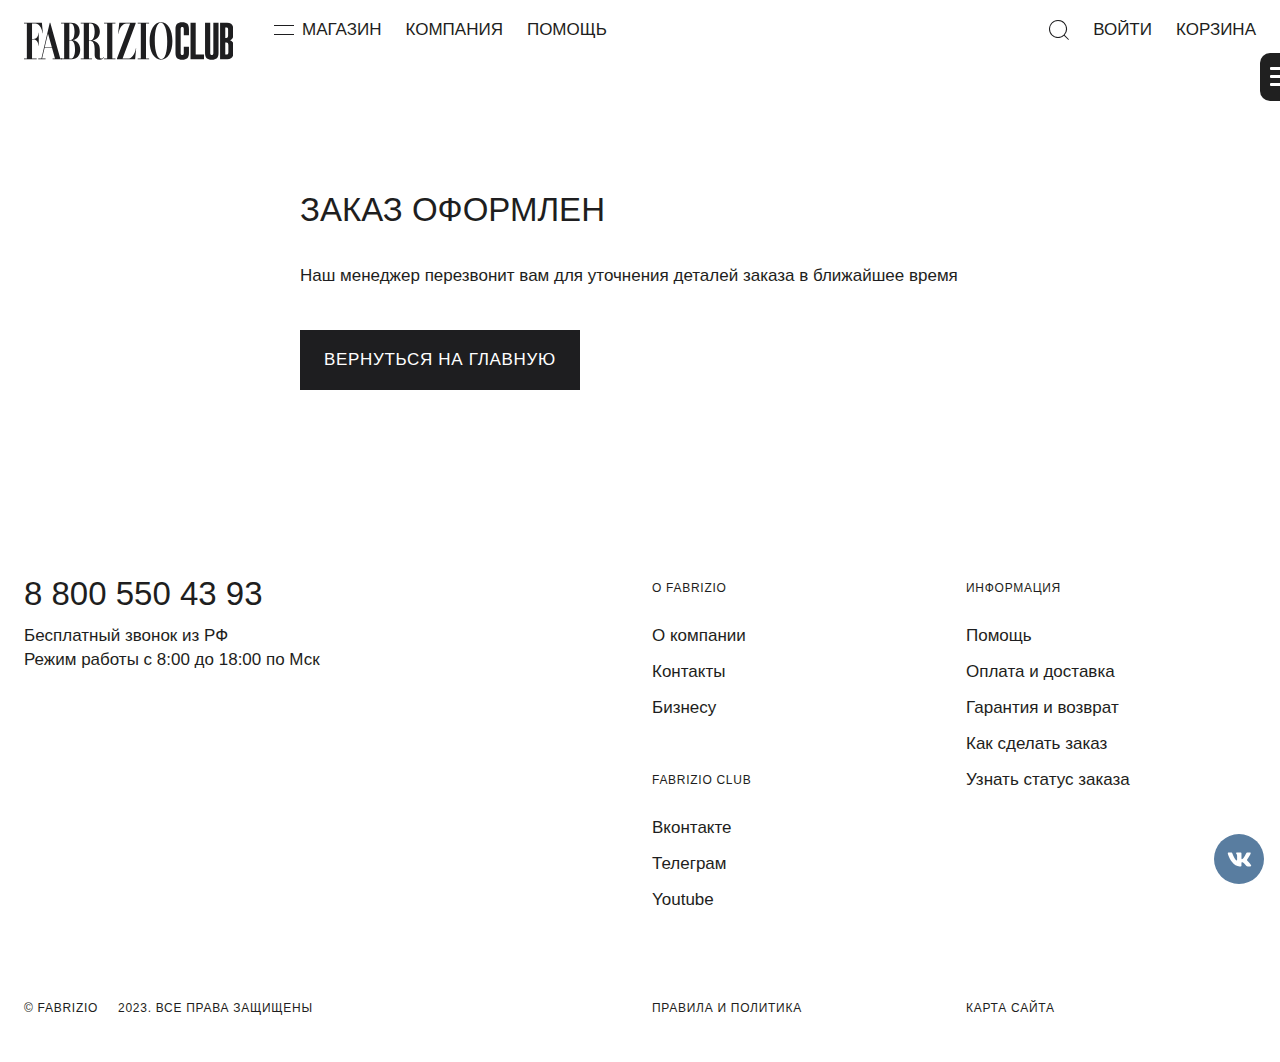
<file: success.html>
<!DOCTYPE html>
<html class="page" lang="ru">
  <head>
    <meta charset="utf-8">
    <meta name="viewport" content="width=device-width initial-scale=1">
    <meta name="format-detection" content="telephone=no">
    <meta name="format-detection" content="date=no">
    <meta name="format-detection" content="address=no">
    <meta name="format-detection" content="email=no">
    <link rel="icon" href="favicon/favicon.ico" sizes="any">
    <link rel="icon" href="favicon/icon.svg" type="image/svg+xml">
    <link rel="apple-touch-icon" href="favicon/apple-touch-icon.png">
    <link rel="manifest" href="favicon/site.webmanifest">
    <title>Заказ оформлен</title>
    <link rel="preload" href="fonts/tt-interphases-pro-trial-variable-400.woff2" as="font" crossorigin="anonymous">
    <link rel="stylesheet" href="css/style.min.css?_v=20231223172133">
  </head>
  <body class="page__body">
    <div id="path" data-path="." hidden></div>
    <header class="header  ">
      <div class="header__container container"><a class="header__logo" href=""><img src="img/content/logo.svg" alt="Логотип FABRIZIO" loading="lazy"></a>
        <ul class="header__list">
          <li class="header__item">
            <button class="header__menu-open" type="button" data-modal="modal-header" aria-label="Открыть магазин">
              <svg width="20" height="20" aria-hidden="true">
                <use xlink:href="img/sprite.svg#burger"></use>
              </svg><span>Магазин</span>
            </button>
          </li>
          <li class="header__item"><a class="header__link" href="">Компания</a></li>
          <li class="header__item"><a class="header__link" href="">Помощь</a></li>
        </ul>
        <div class="header__wrapper">
          <button class="header__button header__search-open" type="button" data-modal="modal-search" aria-label="Открыть поиск">
            <svg width="20" height="20" aria-hidden="true">
              <use xlink:href="img/sprite.svg#search"></use>
            </svg>
          </button>
          <button class="header__button header__login-open" type="button" data-modal="modal-login">Войти</button>
          <button class="header__button header__cart-open" type="button" data-modal="modal-cart">Корзина</button>
        </div>
      </div>
    </header>
    <main class="main">
      <div class="single">
        <div class="single__container container">
          <h1 class="single__heading">Заказ оформлен</h1>
          <p class="single__text">Наш менеджер перезвонит вам для уточнения деталей заказа в ближайшее время</p><a class="single__link button-accent" href="">Вернуться на главную</a>
        </div>
      </div>
    </main>
    <footer class="footer">
      <div class="footer__container container">
        <div class="footer__top-wrap">
          <div class="footer__contacts"><a class="footer__phone" href="" data-phone><span>8 800 550 43 93</span></a>
            <p class="footer__text">Бесплатный звонок из РФ</p>
            <p class="footer__text">Режим работы с 8:00 до 18:00 по Мск</p>
          </div>
          <div class="footer__navigation-wrap">
            <div class="footer__navigation">
              <p class="footer__label">О Fabrizio</p>
              <ul class="footer__list">
                <li class="footer__item"><a class="footer__link" href="">О компании</a></li>
                <li class="footer__item"><a class="footer__link" href="">Контакты</a></li>
                <li class="footer__item"><a class="footer__link" href="">Бизнесу</a></li>
              </ul>
            </div>
            <div class="footer__navigation">
              <p class="footer__label">Fabrizio Club</p>
              <ul class="footer__list">
                <li class="footer__item"><a class="footer__link" href="">Вконтакте</a></li>
                <li class="footer__item"><a class="footer__link" href="">Телеграм</a></li>
                <li class="footer__item"><a class="footer__link" href="">Youtube</a></li>
              </ul>
            </div>
          </div>
          <div class="footer__navigation-wrap">
            <div class="footer__navigation">
              <p class="footer__label">Информация</p>
              <ul class="footer__list">
                <li class="footer__item"><a class="footer__link" href="">Помощь</a></li>
                <li class="footer__item"><a class="footer__link" href="">Оплата и доставка</a></li>
                <li class="footer__item"><a class="footer__link" href="">Гарантия и возврат</a></li>
                <li class="footer__item"><a class="footer__link" href="">Как сделать заказ</a></li>
                <li class="footer__item"><a class="footer__link" href="">Узнать статус заказа</a></li>
              </ul>
            </div>
          </div>
        </div>
        <div class="footer__bottom-wrap">
          <div class="footer__small-wrap">
            <p class="footer__small-text">© Fabrizio</p>
            <p class="footer__small-text">2023. Все права защищены</p>
          </div><a class="footer__small-text" href="">Правила и политика</a><a class="footer__small-text" href="">Карта сайта</a>
        </div>
      </div>
    </footer>
    <div class="footer-sticky">
      <button class="footer-sticky__cart" type="button" data-modal="modal-cart">Корзина 1</button>
    </div><a class="footer-social" href="" aria-label="Наш ВКонтакте">
      <svg width="25" height="25" aria-hidden="true">
        <use xlink:href="img/sprite.svg#vk"></use>
      </svg></a>
        <div class="modal" id="modal-header">
          <div class="modal__header">
            <div class="modal__header-wrap">
              <button class="modal__header-close modal-close" type="button" aria-label="Закрыть модальное окно">
                <svg width="20" height="20" aria-hidden="true">
                  <use xlink:href="img/sprite.svg#modal-close"></use>
                </svg>
              </button><a class="modal__header-logo"><img src="img/content/logo.svg" alt="" loading="lazy"></a>
              <button class="modal__header-search" type="button" aria-label="Открыть поиск">
                <svg width="20" height="20" aria-hidden="true">
                  <use xlink:href="img/sprite.svg#search"></use>
                </svg>
              </button>
            </div>
            <div class="modal-header">
              <div class="modal-header__categories">
                <button class="modal-header__category" type="button" aria-expanded="true">Женщинам</button>
                <button class="modal-header__category" type="button" aria-expanded="false">Мужчинам</button>
              </div>
              <ul class="modal-header__list">
                <li class="modal-header__item">
                  <button class="modal-header__button" aria-expanded="true">Сумки
                    <svg width="20" height="20" aria-hidden="true">
                      <use xlink:href="img/sprite.svg#minus"></use>
                    </svg>
                    <svg width="20" height="20" aria-hidden="true">
                      <use xlink:href="img/sprite.svg#plus"></use>
                    </svg>
                  </button>
                  <ul class="modal-header__links">
                    <li><a href="">Классические</a></li>
                    <li><a href="">Поясные</a></li>
                    <li><a href="">Сумки-рюкзаки</a></li>
                    <li><a href="">Рюкзаки</a></li>
                    <li><a href="">Клатчи</a></li>
                    <li><a href="">Сумка-портфель</a></li>
                    <li><a href="">Шопперы</a></li>
                    <li><a href="">Через плечо</a></li>
                    <li><a href="">Дорожные</a></li>
                    <li><a href="">Спортивные</a></li>
                  </ul><a class="modal-header__all" href="">Все сумки</a>
                </li>
                <li class="modal-header__item">
                  <button class="modal-header__button" aria-expanded="false">Аксессуары
                    <svg width="20" height="20" aria-hidden="true">
                      <use xlink:href="img/sprite.svg#minus"></use>
                    </svg>
                    <svg width="20" height="20" aria-hidden="true">
                      <use xlink:href="img/sprite.svg#plus"></use>
                    </svg>
                  </button>
                  <ul class="modal-header__links">
                    <li><a href="">Классические</a></li>
                    <li><a href="">Поясные</a></li>
                    <li><a href="">Сумки-рюкзаки</a></li>
                    <li><a href="">Рюкзаки</a></li>
                    <li><a href="">Клатчи</a></li>
                    <li><a href="">Сумка-портфель</a></li>
                    <li><a href="">Шопперы</a></li>
                    <li><a href="">Через плечо</a></li>
                    <li><a href="">Дорожные</a></li>
                    <li><a href="">Спортивные</a></li>
                  </ul>
                </li>
                <li class="modal-header__item">
                  <button class="modal-header__button" aria-expanded="false">Одежда
                    <svg width="20" height="20" aria-hidden="true">
                      <use xlink:href="img/sprite.svg#minus"></use>
                    </svg>
                    <svg width="20" height="20" aria-hidden="true">
                      <use xlink:href="img/sprite.svg#plus"></use>
                    </svg>
                  </button>
                  <ul class="modal-header__links">
                    <li><a href="">Классические</a></li>
                    <li><a href="">Поясные</a></li>
                    <li><a href="">Сумки-рюкзаки</a></li>
                    <li><a href="">Рюкзаки</a></li>
                    <li><a href="">Клатчи</a></li>
                    <li><a href="">Сумка-портфель</a></li>
                    <li><a href="">Шопперы</a></li>
                    <li><a href="">Через плечо</a></li>
                    <li><a href="">Дорожные</a></li>
                    <li><a href="">Спортивные</a></li>
                  </ul><a class="modal-header__all" href="">Все сумки</a>
                </li>
                <li class="modal-header__item">
                  <button class="modal-header__button modal-header__button--accent" aria-expanded="false">Скидки
                    <svg width="20" height="20" aria-hidden="true">
                      <use xlink:href="img/sprite.svg#minus"></use>
                    </svg>
                    <svg width="20" height="20" aria-hidden="true">
                      <use xlink:href="img/sprite.svg#plus"></use>
                    </svg>
                  </button>
                  <ul class="modal-header__links">
                    <li><a href="">Классические</a></li>
                    <li><a href="">Поясные</a></li>
                    <li><a href="">Сумки-рюкзаки</a></li>
                    <li><a href="">Рюкзаки</a></li>
                    <li><a href="">Клатчи</a></li>
                    <li><a href="">Сумка-портфель</a></li>
                    <li><a href="">Шопперы</a></li>
                    <li><a href="">Через плечо</a></li>
                    <li><a href="">Дорожные</a></li>
                    <li><a href="">Спортивные</a></li>
                  </ul>
                </li>
              </ul>
              <ul class="modal-header__pages">
                <li class="modal-header__page-item"><a class="modal-header__page-link" href="">О компании</a></li>
                <li class="modal-header__page-item"><a class="modal-header__page-link" href="">Контакты</a></li>
                <li class="modal-header__page-item"><a class="modal-header__page-link" href="">Помощь</a></li>
              </ul>
              <div class="modal-header__bottom-wrap">
                <p class="modal-header__region">Регион: Кировская обл</p>
                <button class="modal-header__login-open" type="button">Войти в личный кабинет</button>
              </div>
            </div>
          </div>
        </div>
        <div class="modal" id="modal-filters">
          <div class="modal__content modal__content--right">
            <div class="modal__top-wrap">
              <p class="modal__heading">Фильтры 2</p>
              <button class="modal__close modal-close" type="button" aria-label="Закрыть модальное окно">
                <svg width="20" height="20" aria-hidden="true">
                  <use xlink:href="img/sprite.svg#modal-close"></use>
                </svg>
              </button>
            </div>
            <form class="modal-filters" action="#" novalidate>
              <ul class="modal-filters__list">
                <li class="modal-filters__item">
                  <button class="modal-filters__button" type="button" aria-expanded="true">Цена
                    <svg width="20" height="20" aria-hidden="true">
                      <use xlink:href="img/sprite.svg#minus"></use>
                    </svg>
                    <svg width="20" height="20" aria-hidden="true">
                      <use xlink:href="img/sprite.svg#plus"></use>
                    </svg>
                  </button>
                  <div class="modal-filters__range-wrapper">
                    <p class="modal-filters__range-wrap">
                      <input class="modal-filters__range" id="filter-min" type="number" name="filter-min" value="1320" min="0" placeholder="0"> <span>₽</span>
                    </p>
                    <p class="modal-filters__range-wrap">
                      <input class="modal-filters__range" id="filter-max" type="number" name="filter-max" value="19320" max="50000" placeholder="50000"> <span>₽</span>
                    </p>
                    <div class="modal-filters__slider"></div>
                  </div>
                </li>
                <li class="modal-filters__item">
                  <div class="modal-filters__radio-field">
                    <input class="visually-hidden" id="filter-sale" name="sale" type="checkbox">
                    <label class="modal-filters__radio-label" for="filter-sale">% Распродажа</label>
                  </div>
                </li>
                <li class="modal-filters__item">
                  <button class="modal-filters__button" type="button" aria-expanded="false">Материал
                    <svg width="20" height="20" aria-hidden="true">
                      <use xlink:href="img/sprite.svg#minus"></use>
                    </svg>
                    <svg width="20" height="20" aria-hidden="true">
                      <use xlink:href="img/sprite.svg#plus"></use>
                    </svg>
                  </button>
                  <ul class="modal-filters__list1">
                    <li class="modal-filters__item1">
                      <div class="modal-filters__field1">
                        <input class="visually-hidden" id="filter1-1" name="material" type="checkbox">
                        <label class="modal-filters__label1" for="filter1-1">Кожа</label>
                      </div>
                    </li>
                    <li class="modal-filters__item1">
                      <div class="modal-filters__field1">
                        <input class="visually-hidden" id="filter1-2" name="material" type="checkbox">
                        <label class="modal-filters__label1" for="filter1-2">Искусственная кожа</label>
                      </div>
                    </li>
                    <li class="modal-filters__item1">
                      <div class="modal-filters__field1">
                        <input class="visually-hidden" id="filter1-3" name="material" type="checkbox">
                        <label class="modal-filters__label1" for="filter1-3">Экокожа</label>
                      </div>
                    </li>
                    <li class="modal-filters__item1">
                      <div class="modal-filters__field1">
                        <input class="visually-hidden" id="filter1-4" name="material" type="checkbox">
                        <label class="modal-filters__label1" for="filter1-4">Ткань</label>
                      </div>
                    </li>
                    <li class="modal-filters__item1">
                      <div class="modal-filters__field1">
                        <input class="visually-hidden" id="filter1-5" name="material" type="checkbox">
                        <label class="modal-filters__label1" for="filter1-5">Нейлон</label>
                      </div>
                    </li>
                  </ul>
                </li>
                <li class="modal-filters__item">
                  <button class="modal-filters__button" type="button" aria-expanded="false">Типы сумок
                    <svg width="20" height="20" aria-hidden="true">
                      <use xlink:href="img/sprite.svg#minus"></use>
                    </svg>
                    <svg width="20" height="20" aria-hidden="true">
                      <use xlink:href="img/sprite.svg#plus"></use>
                    </svg>
                  </button>
                  <ul class="modal-filters__list2">
                    <li class="modal-filters__item2">
                      <div class="modal-filters__field2">
                        <input class="visually-hidden" id="filter4-1" type="checkbox" name="type">
                        <label class="modal-filters__label2" for="filter4-1">Классические</label>
                      </div>
                    </li>
                    <li class="modal-filters__item2">
                      <div class="modal-filters__field2">
                        <input class="visually-hidden" id="filter4-2" type="checkbox" name="type">
                        <label class="modal-filters__label2" for="filter4-2">Поясные</label>
                      </div>
                    </li>
                    <li class="modal-filters__item2">
                      <div class="modal-filters__field2">
                        <input class="visually-hidden" id="filter4-3" type="checkbox" name="type">
                        <label class="modal-filters__label2" for="filter4-3">Сумки-рюкзаки</label>
                      </div>
                    </li>
                    <li class="modal-filters__item2">
                      <div class="modal-filters__field2">
                        <input class="visually-hidden" id="filter4-4" type="checkbox" name="type">
                        <label class="modal-filters__label2" for="filter4-4">Рюкзаки</label>
                      </div>
                    </li>
                    <li class="modal-filters__item2">
                      <div class="modal-filters__field2">
                        <input class="visually-hidden" id="filter4-5" type="checkbox" name="type">
                        <label class="modal-filters__label2" for="filter4-5">Клатчи</label>
                      </div>
                    </li>
                    <li class="modal-filters__item2">
                      <div class="modal-filters__field2">
                        <input class="visually-hidden" id="filter4-6" type="checkbox" name="type">
                        <label class="modal-filters__label2" for="filter4-6">Сумка-портфель</label>
                      </div>
                    </li>
                    <li class="modal-filters__item2">
                      <div class="modal-filters__field2">
                        <input class="visually-hidden" id="filter4-7" type="checkbox" name="type">
                        <label class="modal-filters__label2" for="filter4-7">Шопперы</label>
                      </div>
                    </li>
                    <li class="modal-filters__item2">
                      <div class="modal-filters__field2">
                        <input class="visually-hidden" id="filter4-8" type="checkbox" name="type">
                        <label class="modal-filters__label2" for="filter4-8">На руку</label>
                      </div>
                    </li>
                    <li class="modal-filters__item2">
                      <div class="modal-filters__field2">
                        <input class="visually-hidden" id="filter4-9" type="checkbox" name="type">
                        <label class="modal-filters__label2" for="filter4-9">Через плечо</label>
                      </div>
                    </li>
                    <li class="modal-filters__item2">
                      <div class="modal-filters__field2">
                        <input class="visually-hidden" id="filter4-10" type="checkbox" name="type">
                        <label class="modal-filters__label2" for="filter4-10">Дорожные</label>
                      </div>
                    </li>
                    <li class="modal-filters__item2">
                      <div class="modal-filters__field2">
                        <input class="visually-hidden" id="filter4-11" type="checkbox" name="type">
                        <label class="modal-filters__label2" for="filter4-11">Спортивные</label>
                      </div>
                    </li>
                  </ul>
                </li>
                <li class="modal-filters__item">
                  <button class="modal-filters__button" type="button" aria-expanded="false">Цвет
                    <svg width="20" height="20" aria-hidden="true">
                      <use xlink:href="img/sprite.svg#minus"></use>
                    </svg>
                    <svg width="20" height="20" aria-hidden="true">
                      <use xlink:href="img/sprite.svg#plus"></use>
                    </svg>
                  </button>
                  <ul class="modal-filters__list1">
                    <li class="modal-filters__item1">
                      <div class="modal-filters__field1">
                        <input class="visually-hidden" id="filter5-1" name="color" type="checkbox">
                        <label class="modal-filters__label1" for="filter5-1">Красный</label>
                      </div>
                    </li>
                    <li class="modal-filters__item1">
                      <div class="modal-filters__field1">
                        <input class="visually-hidden" id="filter5-2" name="color" type="checkbox">
                        <label class="modal-filters__label1" for="filter5-2">Зеленый</label>
                      </div>
                    </li>
                    <li class="modal-filters__item1">
                      <div class="modal-filters__field1">
                        <input class="visually-hidden" id="filter5-3" name="color" type="checkbox">
                        <label class="modal-filters__label1" for="filter5-3">Синий</label>
                      </div>
                    </li>
                    <li class="modal-filters__item1">
                      <div class="modal-filters__field1">
                        <input class="visually-hidden" id="filter5-4" name="color" type="checkbox">
                        <label class="modal-filters__label1" for="filter5-4">Бежевый</label>
                      </div>
                    </li>
                    <li class="modal-filters__item1">
                      <div class="modal-filters__field1">
                        <input class="visually-hidden" id="filter5-5" name="color" type="checkbox">
                        <label class="modal-filters__label1" for="filter5-5">Черный</label>
                      </div>
                    </li>
                    <li class="modal-filters__item1">
                      <div class="modal-filters__field1">
                        <input class="visually-hidden" id="filter5-6" name="color" type="checkbox">
                        <label class="modal-filters__label1" for="filter5-6">Белый</label>
                      </div>
                    </li>
                    <li class="modal-filters__item1">
                      <div class="modal-filters__field1">
                        <input class="visually-hidden" id="filter5-7" name="color" type="checkbox">
                        <label class="modal-filters__label1" for="filter5-7">Оранжевый</label>
                      </div>
                    </li>
                    <li class="modal-filters__item1">
                      <div class="modal-filters__field1">
                        <input class="visually-hidden" id="filter5-8" name="color" type="checkbox">
                        <label class="modal-filters__label1" for="filter5-8">Бордовый</label>
                      </div>
                    </li>
                    <li class="modal-filters__item1">
                      <div class="modal-filters__field1">
                        <input class="visually-hidden" id="filter5-9" name="color" type="checkbox">
                        <label class="modal-filters__label1" for="filter5-9">Фиолетовый</label>
                      </div>
                    </li>
                  </ul>
                </li>
                <li class="modal-filters__item">
                  <button class="modal-filters__button" type="button" aria-expanded="false">Размер
                    <svg width="20" height="20" aria-hidden="true">
                      <use xlink:href="img/sprite.svg#minus"></use>
                    </svg>
                    <svg width="20" height="20" aria-hidden="true">
                      <use xlink:href="img/sprite.svg#plus"></use>
                    </svg>
                  </button>
                  <ul class="modal-filters__list2">
                    <li class="modal-filters__item2">
                      <div class="modal-filters__field2">
                        <input class="visually-hidden" id="filter6-1" type="checkbox" name="size">
                        <label class="modal-filters__label2" for="filter6-1">Классические</label>
                      </div>
                    </li>
                    <li class="modal-filters__item2">
                      <div class="modal-filters__field2">
                        <input class="visually-hidden" id="filter6-2" type="checkbox" name="size">
                        <label class="modal-filters__label2" for="filter6-2">Поясные</label>
                      </div>
                    </li>
                    <li class="modal-filters__item2">
                      <div class="modal-filters__field2">
                        <input class="visually-hidden" id="filter6-3" type="checkbox" name="size">
                        <label class="modal-filters__label2" for="filter6-3">Сумки-рюкзаки</label>
                      </div>
                    </li>
                    <li class="modal-filters__item2">
                      <div class="modal-filters__field2">
                        <input class="visually-hidden" id="filter6-4" type="checkbox" name="size">
                        <label class="modal-filters__label2" for="filter6-4">Рюкзаки</label>
                      </div>
                    </li>
                  </ul>
                </li>
                <li class="modal-filters__item">
                  <button class="modal-filters__button" type="button" aria-expanded="false">Форма
                    <svg width="20" height="20" aria-hidden="true">
                      <use xlink:href="img/sprite.svg#minus"></use>
                    </svg>
                    <svg width="20" height="20" aria-hidden="true">
                      <use xlink:href="img/sprite.svg#plus"></use>
                    </svg>
                  </button>
                  <ul class="modal-filters__list2">
                    <li class="modal-filters__item2">
                      <div class="modal-filters__field2">
                        <input class="visually-hidden" id="filter7-1" type="checkbox" name="form">
                        <label class="modal-filters__label2" for="filter7-1">Классические</label>
                      </div>
                    </li>
                    <li class="modal-filters__item2">
                      <div class="modal-filters__field2">
                        <input class="visually-hidden" id="filter7-2" type="checkbox" name="form">
                        <label class="modal-filters__label2" for="filter7-2">Поясные</label>
                      </div>
                    </li>
                    <li class="modal-filters__item2">
                      <div class="modal-filters__field2">
                        <input class="visually-hidden" id="filter7-3" type="checkbox" name="form">
                        <label class="modal-filters__label2" for="filter7-3">Сумки-рюкзаки</label>
                      </div>
                    </li>
                    <li class="modal-filters__item2">
                      <div class="modal-filters__field2">
                        <input class="visually-hidden" id="filter7-4" type="checkbox" name="form">
                        <label class="modal-filters__label2" for="filter7-4">Рюкзаки</label>
                      </div>
                    </li>
                  </ul>
                </li>
                <li class="modal-filters__item">
                  <button class="modal-filters__button" type="button" aria-expanded="false">По назначению
                    <svg width="20" height="20" aria-hidden="true">
                      <use xlink:href="img/sprite.svg#minus"></use>
                    </svg>
                    <svg width="20" height="20" aria-hidden="true">
                      <use xlink:href="img/sprite.svg#plus"></use>
                    </svg>
                  </button>
                  <ul class="modal-filters__list2">
                    <li class="modal-filters__item2">
                      <div class="modal-filters__field2">
                        <input class="visually-hidden" id="filter8-1" type="checkbox" name="naz">
                        <label class="modal-filters__label2" for="filter8-1">Классические</label>
                      </div>
                    </li>
                    <li class="modal-filters__item2">
                      <div class="modal-filters__field2">
                        <input class="visually-hidden" id="filter8-2" type="checkbox" name="naz">
                        <label class="modal-filters__label2" for="filter8-2">Поясные</label>
                      </div>
                    </li>
                    <li class="modal-filters__item2">
                      <div class="modal-filters__field2">
                        <input class="visually-hidden" id="filter8-3" type="checkbox" name="naz">
                        <label class="modal-filters__label2" for="filter8-3">Сумки-рюкзаки</label>
                      </div>
                    </li>
                    <li class="modal-filters__item2">
                      <div class="modal-filters__field2">
                        <input class="visually-hidden" id="filter8-4" type="checkbox" name="naz">
                        <label class="modal-filters__label2" for="filter8-4">Рюкзаки</label>
                      </div>
                    </li>
                  </ul>
                </li>
                <li class="modal-filters__item">
                  <button class="modal-filters__button" type="button" aria-expanded="false">Стиль
                    <svg width="20" height="20" aria-hidden="true">
                      <use xlink:href="img/sprite.svg#minus"></use>
                    </svg>
                    <svg width="20" height="20" aria-hidden="true">
                      <use xlink:href="img/sprite.svg#plus"></use>
                    </svg>
                  </button>
                  <ul class="modal-filters__list2">
                    <li class="modal-filters__item2">
                      <div class="modal-filters__field2">
                        <input class="visually-hidden" id="filter9-1" type="checkbox" name="style">
                        <label class="modal-filters__label2" for="filter9-1">Классические</label>
                      </div>
                    </li>
                    <li class="modal-filters__item2">
                      <div class="modal-filters__field2">
                        <input class="visually-hidden" id="filter9-2" type="checkbox" name="style">
                        <label class="modal-filters__label2" for="filter9-2">Поясные</label>
                      </div>
                    </li>
                    <li class="modal-filters__item2">
                      <div class="modal-filters__field2">
                        <input class="visually-hidden" id="filter9-3" type="checkbox" name="style">
                        <label class="modal-filters__label2" for="filter9-3">Сумки-рюкзаки</label>
                      </div>
                    </li>
                    <li class="modal-filters__item2">
                      <div class="modal-filters__field2">
                        <input class="visually-hidden" id="filter9-4" type="checkbox" name="style">
                        <label class="modal-filters__label2" for="filter9-4">Рюкзаки</label>
                      </div>
                    </li>
                  </ul>
                </li>
                <li class="modal-filters__item">
                  <button class="modal-filters__button" type="button" aria-expanded="false">Тип ручек
                    <svg width="20" height="20" aria-hidden="true">
                      <use xlink:href="img/sprite.svg#minus"></use>
                    </svg>
                    <svg width="20" height="20" aria-hidden="true">
                      <use xlink:href="img/sprite.svg#plus"></use>
                    </svg>
                  </button>
                  <ul class="modal-filters__list2">
                    <li class="modal-filters__item2">
                      <div class="modal-filters__field2">
                        <input class="visually-hidden" id="filter10-1" type="checkbox" name="ruch">
                        <label class="modal-filters__label2" for="filter10-1">Классические</label>
                      </div>
                    </li>
                    <li class="modal-filters__item2">
                      <div class="modal-filters__field2">
                        <input class="visually-hidden" id="filter10-2" type="checkbox" name="ruch">
                        <label class="modal-filters__label2" for="filter10-2">Поясные</label>
                      </div>
                    </li>
                    <li class="modal-filters__item2">
                      <div class="modal-filters__field2">
                        <input class="visually-hidden" id="filter10-3" type="checkbox" name="ruch">
                        <label class="modal-filters__label2" for="filter10-3">Сумки-рюкзаки</label>
                      </div>
                    </li>
                    <li class="modal-filters__item2">
                      <div class="modal-filters__field2">
                        <input class="visually-hidden" id="filter10-4" type="checkbox" name="ruch">
                        <label class="modal-filters__label2" for="filter10-4">Рюкзаки</label>
                      </div>
                    </li>
                  </ul>
                </li>
              </ul>
              <button class="modal-filters__submit button-accent" type="submit">Применить <span>2</span></button>
            </form>
          </div>
        </div>
        <div class="modal" id="modal-search">
          <div class="modal__content modal__content--right">
            <div class="modal__top-wrap">
              <p class="modal__heading">Поиск</p>
              <button class="modal__close modal-close" type="button" aria-label="Закрыть модальное окно">
                <svg width="20" height="20" aria-hidden="true">
                  <use xlink:href="img/sprite.svg#modal-close"></use>
                </svg>
              </button>
            </div>
            <div class="modal__wrapper">
              <form class="modal__search-form" action="#" novalidate>
                    <div class="modal__field-search field">
                      <input class="field__input" id="modal-search-search" type="text" name="search" placeholder="Что ищете?">
                      <label class="visually-hidden" for="modal-search-search">Что ищете?</label><span class="field__error"></span>
                      <button class="field__search-submit" type="submit">
                        <svg width="20" height="20" aria-hidden="true">
                          <use xlink:href="img/sprite.svg#arrow-right"></use>
                        </svg>
                      </button>
                      <button class="field__search-reset" type="reset">
                        <svg width="16" height="16" aria-hidden="true">
                          <use xlink:href="img/sprite.svg#modal-close"></use>
                        </svg>
                      </button>
                    </div>
                <p class="modal__search-label">Популярные запросы</p>
                <ul class="modal__search-list">
                  <li class="modal__search-item"><a href="">Шоппер</a></li>
                  <li class="modal__search-item"><a href="">Клатч</a></li>
                  <li class="modal__search-item"><a href="">Для телефона</a></li>
                  <li class="modal__search-item"><a href="">На длинном ремне</a></li>
                  <li class="modal__search-item"><a href="">Бежевые</a></li>
                </ul>
              </form>
            </div>
          </div>
        </div>
        <div class="modal" id="modal-login">
          <div class="modal__content modal__content--right">
            <div class="modal__top-wrap">
              <p class="modal__heading">Вход в личный кабинет / Создание профиля</p>
              <button class="modal__close modal-close" type="button" aria-label="Закрыть модальное окно">
                <svg width="20" height="20" aria-hidden="true">
                  <use xlink:href="img/sprite.svg#modal-close"></use>
                </svg>
              </button>
            </div>
            <div class="modal__wrapper">
              <form class="modal__login-form" action="#" data-form novalidate>
                    <div class="modal__field-phone field field--required">
                      <input class="field__input validate-phone required" id="modal-form-phone" type="tel" name="phone" placeholder=" ">
                      <label class="field__label" for="modal-form-phone">Номер телефона</label><span class="field__error"></span>
                    </div>
                <button class="modal__login-submit button-alternate" type="submit">Продолжить</button>
              </form>
            </div>
          </div>
        </div>
        <div class="modal" id="modal-cart">
          <div class="modal__content modal__content--right">
            <div class="modal__top-wrap">
              <p class="modal__heading">Корзина 2</p>
              <button class="modal__close modal-close" type="button" aria-label="Закрыть модальное окно">
                <svg width="20" height="20" aria-hidden="true">
                  <use xlink:href="img/sprite.svg#modal-close"></use>
                </svg>
              </button>
            </div>
            <div class="modal__wrapper">
              <ul class="modal__cart-list">
                <li class="modal__cart-item">
                  <div class="modal__cart-image">
                    <picture>
                      <source srcset="img/content/card-image-01.jpg" type="image/webp"><img src="img/content/card-image-01.jpg" alt="" loading="lazy">
                    </picture>
                  </div>
                  <dl class="modal__cart-terms">
                    <div class="modal__cart-term">
                      <dt>Название</dt>
                      <dd>Ember</dd>
                    </div>
                    <div class="modal__cart-term">
                      <dt>Материал</dt>
                      <dd>Текстиль</dd>
                    </div>
                    <div class="modal__cart-term">
                      <dt>Цвет</dt>
                      <dd>Красный</dd>
                    </div>
                  </dl>
                  <div class="modal__cart-wrapper">
                    <div class="modal__cart-stepper stepper">
                      <button class="stepper__button" aria-label="Уменьшить на 1">
                        <svg width="16" height="16" aria-hidden="true">
                          <use xlink:href="img/sprite.svg#minus"></use>
                        </svg>
                      </button>
                      <input class="stepper__count" type="number" value="1" min="0">
                      <button class="stepper__button" aria-label="Увеличить на 1">
                        <svg width="16" height="16" aria-hidden="true">
                          <use xlink:href="img/sprite.svg#plus"></use>
                        </svg>
                      </button>
                    </div>
                    <p class="modal__cart-price">3 310 ₽</p>
                  </div>
                </li>
                <li class="modal__cart-item">
                  <div class="modal__cart-image">
                    <picture>
                      <source srcset="img/content/card-image-02.jpg" type="image/webp"><img src="img/content/card-image-02.jpg" alt="" loading="lazy">
                    </picture>
                  </div>
                  <dl class="modal__cart-terms">
                    <div class="modal__cart-term">
                      <dt>Название</dt>
                      <dd>EVA</dd>
                    </div>
                    <div class="modal__cart-term">
                      <dt>Материал</dt>
                      <dd>Натуральная кожа</dd>
                    </div>
                    <div class="modal__cart-term">
                      <dt>Цвет</dt>
                      <dd>Черная</dd>
                    </div>
                  </dl>
                  <div class="modal__cart-wrapper">
                    <div class="modal__cart-stepper stepper">
                      <button class="stepper__button" aria-label="Уменьшить на 1">
                        <svg width="16" height="16" aria-hidden="true">
                          <use xlink:href="img/sprite.svg#minus"></use>
                        </svg>
                      </button>
                      <input class="stepper__count" type="number" value="1" min="0">
                      <button class="stepper__button" aria-label="Увеличить на 1">
                        <svg width="16" height="16" aria-hidden="true">
                          <use xlink:href="img/sprite.svg#plus"></use>
                        </svg>
                      </button>
                    </div>
                    <p class="modal__cart-price">11 230 ₽</p>
                  </div>
                </li>
              </ul>
              <div class="modal__cart-result">
                <div class="modal__cart-info">
                  <p>Без учета возможной стоимости доставки</p>
                  <p>Итого <span>14 540 ₽</span></p>
                </div><a class="modal__cart-link button-accent" href="">Перейти к оформлению</a>
              </div>
            </div>
          </div>
        </div>
        <div class="modal" id="modal-product-1">
          <div class="modal__content modal__content--left">
            <div class="modal__top-wrap">
              <p class="modal__heading">Характеристики</p>
              <button class="modal__close modal-close" type="button" aria-label="Закрыть модальное окно">
                <svg width="20" height="20" aria-hidden="true">
                  <use xlink:href="img/sprite.svg#modal-close"></use>
                </svg>
              </button>
            </div>
            <div class="modal__product modal__product--1">
              <div class="modal__product-image">
                <picture>
                  <source srcset="img/content/modal-product-01.jpg" type="image/webp"><img src="img/content/modal-product-01.jpg" alt="" loading="lazy">
                </picture>
              </div>
              <dl class="modal__product-terms">
                <div class="modal__product-term">
                  <dt>Габариты</dt>
                  <dd>Ш 20см <br> Г 6см <br> В 12см</dd>
                </div>
                <div class="modal__product-term">
                  <dt>Фурнитура</dt>
                  <dd>Металлическая, хромированная</dd>
                </div>
                <div class="modal__product-term">
                  <dt>Материал</dt>
                  <dd>Натуральная кожа</dd>
                </div>
                <div class="modal__product-term">
                  <dt>Карманы</dt>
                  <dd>Внутренний карман на молнии. Два внутренних кармана под смартфон и другие аксессуары.</dd>
                </div>
                <div class="modal__product-term">
                  <dt>Подклада</dt>
                  <dd>Полиэстр</dd>
                </div>
                <div class="modal__product-term">
                  <dt>Цвет</dt>
                  <dd>Жёлтый</dd>
                </div>
              </dl>
            </div>
          </div>
        </div>
        <div class="modal" id="modal-product-2">
          <div class="modal__content modal__content--left">
            <div class="modal__top-wrap">
              <p class="modal__heading">Доставка и оплата</p>
              <button class="modal__close modal-close" type="button" aria-label="Закрыть модальное окно">
                <svg width="20" height="20" aria-hidden="true">
                  <use xlink:href="img/sprite.svg#modal-close"></use>
                </svg>
              </button>
            </div>
            <div class="modal__product modal__product--2">
              <ul class="modal__product-list">
                <li class="modal__product-item">
                  <p class="modal__product-label">Доставка: Кировская обл</p>
                  <dl class="modal__product-terms">
                    <div class="modal__product-term">
                      <dt>Пункты  выдачи</dt>
                      <dd>Если сумма заказа меньше 5000 ₽, стоимость доставки 500 ₽, если больше 5000 ₽ — 4 дня</dd>
                    </div>
                    <div class="modal__product-term">
                      <dt>Курьерская доставка</dt>
                      <dd>200 ₽ — 3 дня</dd>
                    </div>
                    <div class="modal__product-term">
                      <dt>Самовывоз</dt>
                      <dd>Бесплатно (Из шоу-рума в г. Киров) — сегодня.</dd>
                    </div>
                  </dl>
                </li>
                <li class="modal__product-item">
                  <p class="modal__product-label">Варианты оплаты</p>
                  <ul class="modal__product-sublist">
                    <li class="modal__product-subitem">Банковской картой</li>
                    <li class="modal__product-subitem">Наличными при получении</li>
                  </ul>
                </li>
              </ul>
            </div>
          </div>
        </div>
        <div class="modal" id="modal-product-3">
          <div class="modal__content modal__content--left">
            <div class="modal__top-wrap">
              <p class="modal__heading">Порядок обмена и возврата</p>
              <button class="modal__close modal-close" type="button" aria-label="Закрыть модальное окно">
                <svg width="20" height="20" aria-hidden="true">
                  <use xlink:href="img/sprite.svg#modal-close"></use>
                </svg>
              </button>
            </div>
            <div class="modal__product modal__product--3">
              <div class="modal__product-content">
                <p>Возврат или обмен товара ненадлежащего качества осуществляется в соответствии со статьями 18-24 Федерального Закона «О защите прав потребителей».</p>
                <ol>
                  <li>
                    <p>Сообщить нам о возврате или обмене на почту <a href="mailto:bagfabrizio@gmail.com">bagfabrizio@gmail.com</a> Пожалуйста, кратко опишите Вашу ситуацию (сообщите номер заказа), чтобы мы могли оперативно Вам ответить.</p>
                    <ol>
                      <li>У товара обнаружен брак или Вы хотите вернуть товар надлежащего качества?</li>
                      <li>Вы хотите обменять товар или вернуть денежные средства.</li>
                      <li>В случае обнаружения ненадлежащего качества, по возможности, приложите фотографию.</li>
                    </ol>
                  </li>
                  <li>
                    <p>Скачать и заполнить заявление на возврат</p>
                    <ul>
                      <li><a href="">Заявление на возврат товара надлежащего качества</a></li>
                      <li><a href="">Заявление на возврат товара ненадлежащего качества</a></li>
                    </ul>
                  </li>
                  <li>
                    <p>Дождаться ответа нашей компании на Ваше обращение. Мы ответим на Ваше письмо в течение 2-х рабочих дней, и сообщим как и куда можно осуществить возврат. Осуществить возврат можно двумя способами: самостоятельно привезти товар к нам, либо отправить Почтой России.</p>
                  </li>
                  <li>
                    <p>Осуществить возврат. Перед возвратом, проверьте, пожалуйста, полную комплектность товара. Приложите заявление, кассовый и товарный чеки.</p>
                  </li>
                  <li>
                    <p>Получить денежные средства или товар для обмена. В случае приезда к нам в офис обмен или возврат денежных средств производится на месте. В случае отправки Почтой России в течение 10 дней с момента получения нами товара.</p>
                  </li>
                </ol><a class="modal__product-more" href="">Узнать больше</a>
              </div>
            </div>
          </div>
        </div>
        <div class="modal" id="modal-product-4">
          <div class="modal__content modal__content--left">
            <div class="modal__top-wrap">
              <p class="modal__heading">Гарантия качества</p>
              <button class="modal__close modal-close" type="button" aria-label="Закрыть модальное окно">
                <svg width="20" height="20" aria-hidden="true">
                  <use xlink:href="img/sprite.svg#modal-close"></use>
                </svg>
              </button>
            </div>
            <div class="modal__product modal__product--4">
              <div class="modal__product-image">
                <picture>
                  <source srcset="img/content/modal-product-04.jpg" type="image/webp"><img src="img/content/modal-product-04.jpg" alt="" loading="lazy">
                </picture>
              </div>
              <p class="modal__product-big-label">Гарантия 365 дней</p>
              <div class="modal__product-content">
                <p>При покупке Вы получаете гарантийный талон, в котором указаны сроки возврата товара при определенных обстоятельствах.</p>
                <p>Если возникили сомнения в натуральности кожи, Вы можете отнести её на независимую экспертизу и при обнаружении ненатуральности кожи, мы вернём двойную её стоимость.</p>
                <p>Товары FABRIZIO, изготовленные по специальному заказу, возврату не подлежат. Обмен возможен только в случае обнаружения брака на изделии, ошибки в тексте или дизайне принта по вине производства.</p>
              </div>
            </div>
          </div>
        </div>
    <script src="js/bundle.min.js?_v=20231223172133"></script>
    <script src="js/switcher.js?_v=20231223172133"></script>
  </body>
</html>
</file>
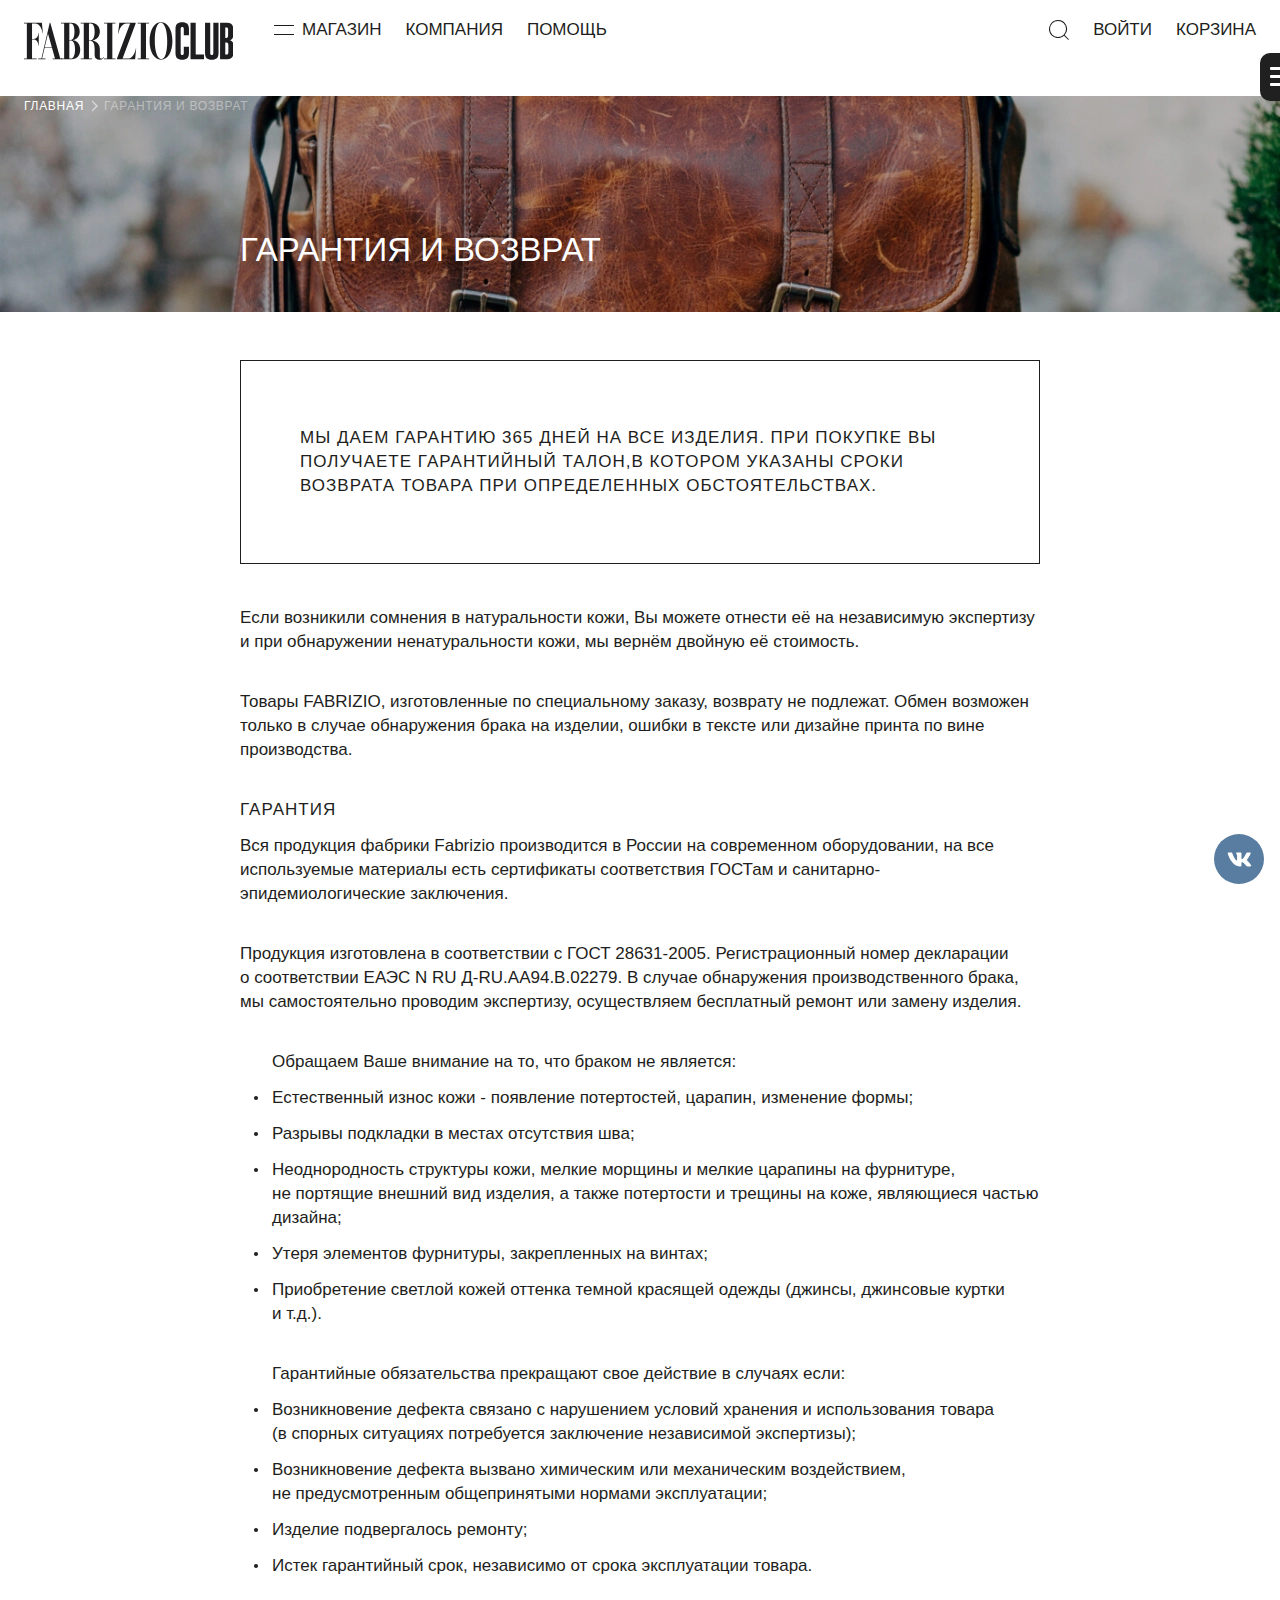
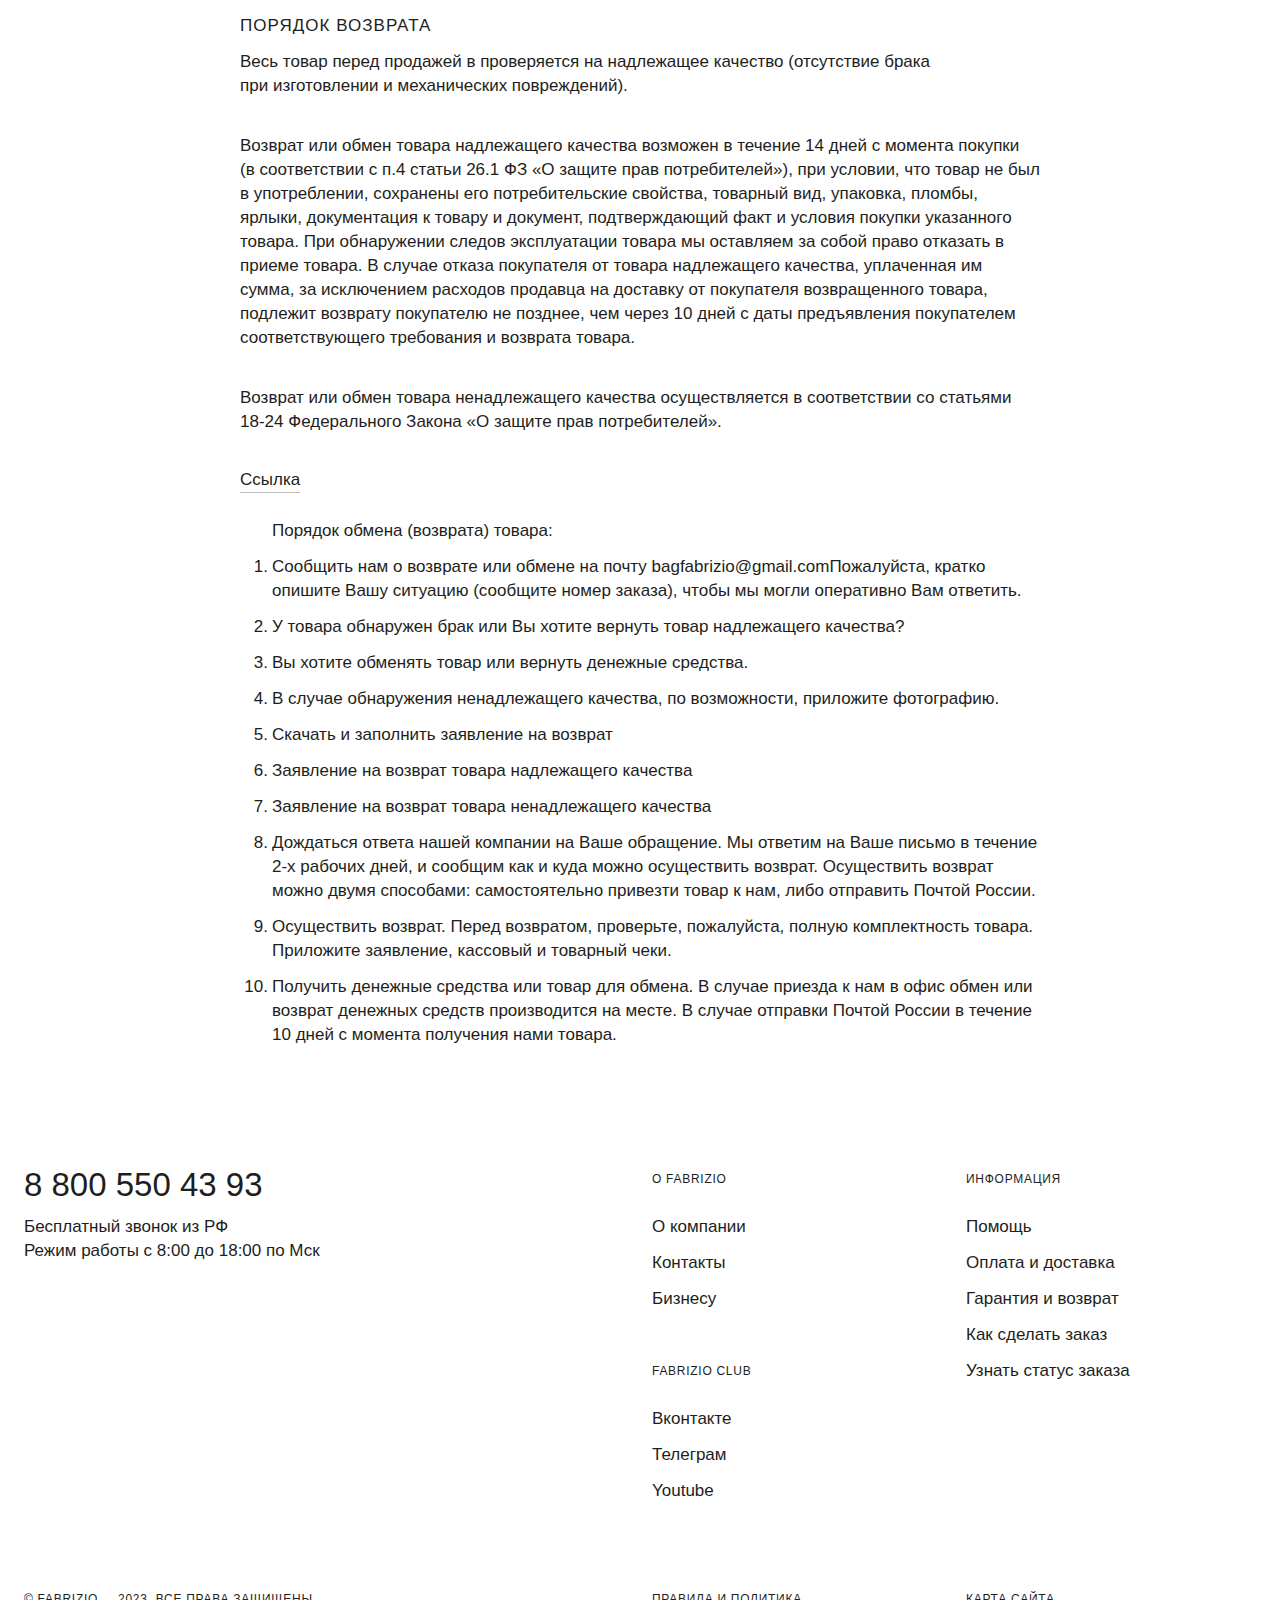
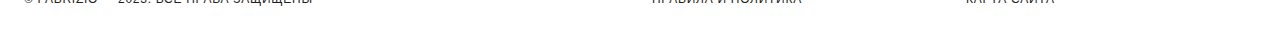
<file: typical-image.html>
<!DOCTYPE html>
<html class="page" lang="ru">
  <head>
    <meta charset="utf-8">
    <meta name="viewport" content="width=device-width initial-scale=1">
    <meta name="format-detection" content="telephone=no">
    <meta name="format-detection" content="date=no">
    <meta name="format-detection" content="address=no">
    <meta name="format-detection" content="email=no">
    <link rel="icon" href="favicon/favicon.ico" sizes="any">
    <link rel="icon" href="favicon/icon.svg" type="image/svg+xml">
    <link rel="apple-touch-icon" href="favicon/apple-touch-icon.png">
    <link rel="manifest" href="favicon/site.webmanifest">
    <title>Гарантия и возврат</title>
    <link rel="preload" href="fonts/tt-interphases-pro-trial-variable-400.woff2" as="font" crossorigin="anonymous">
    <link rel="stylesheet" href="css/style.min.css?_v=20231223172133">
  </head>
  <body class="page__body">
    <div id="path" data-path="." hidden></div>
    <header class="header header--alternate ">
      <div class="header__container container"><a class="header__logo" href=""><img src="img/content/logo.svg" alt="Логотип FABRIZIO" loading="lazy"></a>
        <ul class="header__list">
          <li class="header__item">
            <button class="header__menu-open" type="button" data-modal="modal-header" aria-label="Открыть магазин">
              <svg width="20" height="20" aria-hidden="true">
                <use xlink:href="img/sprite.svg#burger"></use>
              </svg><span>Магазин</span>
            </button>
          </li>
          <li class="header__item"><a class="header__link" href="">Компания</a></li>
          <li class="header__item"><a class="header__link" href="">Помощь</a></li>
        </ul>
        <div class="header__wrapper">
          <button class="header__button header__search-open" type="button" data-modal="modal-search" aria-label="Открыть поиск">
            <svg width="20" height="20" aria-hidden="true">
              <use xlink:href="img/sprite.svg#search"></use>
            </svg>
          </button>
          <button class="header__button header__login-open" type="button" data-modal="modal-login">Войти</button>
          <button class="header__button header__cart-open" type="button" data-modal="modal-cart">Корзина</button>
        </div>
      </div>
    </header>
    <main class="main">
      <div class="typical">
        <div class="crumbs crumbs--alternate">
          <ul class="crumbs__list">
            <li class="crumbs__item"><a class="crumbs__link" href="">Главная</a></li>
            <li class="crumbs__current" aria-current="page">Гарантия и возврат</li>
          </ul>
        </div>
        <div class="typical__preview typical__preview--alternate">
          <div class="typical__image">
            <picture>
              <source srcset="img/content/template-img.webp" type="image/webp"><img src="img/content/template-img.jpg" alt="" loading="lazy">
            </picture>
          </div>
          <h1 class="typical__heading">Гарантия и возврат</h1>
        </div>
        <div class="typical__container container">
          <div class="typical__block">
            <p>Мы даем гарантию 365 дней на все изделия. При покупке Вы получаете гарантийный талон,в котором указаны сроки возврата товара при определенных обстоятельствах.</p>
          </div>
          <div class="typical__content">
            <p>Eсли возникили сомнения в натуральности кожи, Вы можете отнести её на независимую экспертизу и при обнаружении ненатуральности кожи, мы вернём двойную её стоимость.</p>
            <p>Товары FABRIZIO, изготовленные по специальному заказу, возврату не подлежат. Обмен возможен только в случае обнаружения брака на изделии, ошибки в тексте или дизайне принта по вине производства.</p>
            <h2>Гарантия</h2>
            <p>Вся продукция фабрики Fabrizio производится в России на современном оборудовании, на все используемые материалы есть сертификаты соответствия ГОСТам и санитарно-эпидемиологические заключения.</p>
            <p>Продукция изготовлена в соответствии с ГОСТ 28631-2005. Регистрационный номер декларации о соответствии ЕАЭС N RU Д-RU.АА94.В.02279. В случае обнаружения производственного брака, мы самостоятельно проводим экспертизу, осуществляем бесплатный ремонт или замену изделия.</p>
            <p>Обращаем Ваше внимание на то, что браком не является:</p>
            <ul>
              <li>Естественный износ кожи - появление потертостей, царапин, изменение формы;</li>
              <li>Разрывы подкладки в местах отсутствия шва;</li>
              <li>Неоднородность структуры кожи, мелкие морщины и мелкие царапины на фурнитуре, не портящие внешний вид изделия, а также потертости и трещины на коже, являющиеся частью дизайна;</li>
              <li>Утеря элементов фурнитуры, закрепленных на винтах;</li>
              <li>Приобретение светлой кожей оттенка темной красящей одежды (джинсы, джинсовые куртки и т.д.).</li>
            </ul>
            <p>Гарантийные обязательства прекращают свое действие в случаях если:</p>
            <ul>
              <li>Возникновение дефекта связано с нарушением условий хранения и использования товара (в спорных ситуациях потребуется заключение независимой экспертизы);</li>
              <li>Возникновение дефекта вызвано химическим или механическим воздействием, не предусмотренным общепринятыми нормами эксплуатации;</li>
              <li>Изделие подвергалось ремонту;</li>
              <li>Истек гарантийный срок, независимо от срока эксплуатации товара.</li>
            </ul>
            <h2>Порядок возврата</h2>
            <p>Весь товар перед продажей в проверяется на надлежащее качество (отсутствие брака при изготовлении и механических повреждений).</p>
            <p>Возврат или обмен товара надлежащего качества возможен в течение 14 дней с момента покупки (в соответствии с п.4 статьи 26.1 ФЗ «О защите прав потребителей»), при условии, что товар не был в употреблении, сохранены его потребительские свойства, товарный вид, упаковка, пломбы, ярлыки, документация к товару и документ, подтверждающий факт и условия покупки указанного товара. При обнаружении следов эксплуатации товара мы оставляем за собой право отказать в приеме товара. В случае отказа покупателя от товара надлежащего качества, уплаченная им сумма, за исключением расходов продавца на доставку от покупателя возвращенного товара, подлежит возврату покупателю не позднее, чем через 10 дней с даты предъявления покупателем соответствующего требования и возврата товара.</p>
            <p>Возврат или обмен товара ненадлежащего качества осуществляется в соответствии со статьями 18-24 Федерального Закона «О защите прав потребителей».</p><a href="">Ссылка</a>
            <p>Порядок обмена (возврата) товара:</p>
            <ol>
              <li>Сообщить нам о возврате или обмене на почту bagfabrizio@gmail.comПожалуйста, кратко опишите Вашу ситуацию (сообщите номер заказа), чтобы мы могли оперативно Вам ответить.</li>
              <li>У товара обнаружен брак или Вы хотите вернуть товар надлежащего качества?</li>
              <li>Вы хотите обменять товар или вернуть денежные средства.</li>
              <li>В случае обнаружения ненадлежащего качества, по возможности, приложите фотографию.</li>
              <li>Скачать и заполнить заявление на возврат</li>
              <li>Заявление на возврат товара надлежащего качества</li>
              <li>Заявление на возврат товара ненадлежащего качества</li>
              <li>Дождаться ответа нашей компании на Ваше обращение. Мы ответим на Ваше письмо в течение 2-х рабочих дней, и сообщим как и куда можно осуществить возврат. Осуществить возврат можно двумя способами: самостоятельно привезти товар к нам, либо отправить Почтой России.</li>
              <li>Осуществить возврат. Перед возвратом, проверьте, пожалуйста, полную комплектность товара. Приложите заявление, кассовый и товарный чеки.</li>
              <li>Получить денежные средства или товар для обмена. В случае приезда к нам в офис обмен или возврат денежных средств производится на месте. В случае отправки Почтой России в течение 10 дней с момента получения нами товара.</li>
            </ol>
          </div>
        </div>
      </div>
    </main>
    <footer class="footer">
      <div class="footer__container container">
        <div class="footer__top-wrap">
          <div class="footer__contacts"><a class="footer__phone" href="" data-phone><span>8 800 550 43 93</span></a>
            <p class="footer__text">Бесплатный звонок из РФ</p>
            <p class="footer__text">Режим работы с 8:00 до 18:00 по Мск</p>
          </div>
          <div class="footer__navigation-wrap">
            <div class="footer__navigation">
              <p class="footer__label">О Fabrizio</p>
              <ul class="footer__list">
                <li class="footer__item"><a class="footer__link" href="">О компании</a></li>
                <li class="footer__item"><a class="footer__link" href="">Контакты</a></li>
                <li class="footer__item"><a class="footer__link" href="">Бизнесу</a></li>
              </ul>
            </div>
            <div class="footer__navigation">
              <p class="footer__label">Fabrizio Club</p>
              <ul class="footer__list">
                <li class="footer__item"><a class="footer__link" href="">Вконтакте</a></li>
                <li class="footer__item"><a class="footer__link" href="">Телеграм</a></li>
                <li class="footer__item"><a class="footer__link" href="">Youtube</a></li>
              </ul>
            </div>
          </div>
          <div class="footer__navigation-wrap">
            <div class="footer__navigation">
              <p class="footer__label">Информация</p>
              <ul class="footer__list">
                <li class="footer__item"><a class="footer__link" href="">Помощь</a></li>
                <li class="footer__item"><a class="footer__link" href="">Оплата и доставка</a></li>
                <li class="footer__item"><a class="footer__link" href="">Гарантия и возврат</a></li>
                <li class="footer__item"><a class="footer__link" href="">Как сделать заказ</a></li>
                <li class="footer__item"><a class="footer__link" href="">Узнать статус заказа</a></li>
              </ul>
            </div>
          </div>
        </div>
        <div class="footer__bottom-wrap">
          <div class="footer__small-wrap">
            <p class="footer__small-text">© Fabrizio</p>
            <p class="footer__small-text">2023. Все права защищены</p>
          </div><a class="footer__small-text" href="">Правила и политика</a><a class="footer__small-text" href="">Карта сайта</a>
        </div>
      </div>
    </footer>
    <div class="footer-sticky">
      <button class="footer-sticky__cart" type="button" data-modal="modal-cart">Корзина 1</button>
    </div><a class="footer-social" href="" aria-label="Наш ВКонтакте">
      <svg width="25" height="25" aria-hidden="true">
        <use xlink:href="img/sprite.svg#vk"></use>
      </svg></a>
        <div class="modal" id="modal-header">
          <div class="modal__header">
            <div class="modal__header-wrap">
              <button class="modal__header-close modal-close" type="button" aria-label="Закрыть модальное окно">
                <svg width="20" height="20" aria-hidden="true">
                  <use xlink:href="img/sprite.svg#modal-close"></use>
                </svg>
              </button><a class="modal__header-logo"><img src="img/content/logo.svg" alt="" loading="lazy"></a>
              <button class="modal__header-search" type="button" aria-label="Открыть поиск">
                <svg width="20" height="20" aria-hidden="true">
                  <use xlink:href="img/sprite.svg#search"></use>
                </svg>
              </button>
            </div>
            <div class="modal-header">
              <div class="modal-header__categories">
                <button class="modal-header__category" type="button" aria-expanded="true">Женщинам</button>
                <button class="modal-header__category" type="button" aria-expanded="false">Мужчинам</button>
              </div>
              <ul class="modal-header__list">
                <li class="modal-header__item">
                  <button class="modal-header__button" aria-expanded="true">Сумки
                    <svg width="20" height="20" aria-hidden="true">
                      <use xlink:href="img/sprite.svg#minus"></use>
                    </svg>
                    <svg width="20" height="20" aria-hidden="true">
                      <use xlink:href="img/sprite.svg#plus"></use>
                    </svg>
                  </button>
                  <ul class="modal-header__links">
                    <li><a href="">Классические</a></li>
                    <li><a href="">Поясные</a></li>
                    <li><a href="">Сумки-рюкзаки</a></li>
                    <li><a href="">Рюкзаки</a></li>
                    <li><a href="">Клатчи</a></li>
                    <li><a href="">Сумка-портфель</a></li>
                    <li><a href="">Шопперы</a></li>
                    <li><a href="">Через плечо</a></li>
                    <li><a href="">Дорожные</a></li>
                    <li><a href="">Спортивные</a></li>
                  </ul><a class="modal-header__all" href="">Все сумки</a>
                </li>
                <li class="modal-header__item">
                  <button class="modal-header__button" aria-expanded="false">Аксессуары
                    <svg width="20" height="20" aria-hidden="true">
                      <use xlink:href="img/sprite.svg#minus"></use>
                    </svg>
                    <svg width="20" height="20" aria-hidden="true">
                      <use xlink:href="img/sprite.svg#plus"></use>
                    </svg>
                  </button>
                  <ul class="modal-header__links">
                    <li><a href="">Классические</a></li>
                    <li><a href="">Поясные</a></li>
                    <li><a href="">Сумки-рюкзаки</a></li>
                    <li><a href="">Рюкзаки</a></li>
                    <li><a href="">Клатчи</a></li>
                    <li><a href="">Сумка-портфель</a></li>
                    <li><a href="">Шопперы</a></li>
                    <li><a href="">Через плечо</a></li>
                    <li><a href="">Дорожные</a></li>
                    <li><a href="">Спортивные</a></li>
                  </ul>
                </li>
                <li class="modal-header__item">
                  <button class="modal-header__button" aria-expanded="false">Одежда
                    <svg width="20" height="20" aria-hidden="true">
                      <use xlink:href="img/sprite.svg#minus"></use>
                    </svg>
                    <svg width="20" height="20" aria-hidden="true">
                      <use xlink:href="img/sprite.svg#plus"></use>
                    </svg>
                  </button>
                  <ul class="modal-header__links">
                    <li><a href="">Классические</a></li>
                    <li><a href="">Поясные</a></li>
                    <li><a href="">Сумки-рюкзаки</a></li>
                    <li><a href="">Рюкзаки</a></li>
                    <li><a href="">Клатчи</a></li>
                    <li><a href="">Сумка-портфель</a></li>
                    <li><a href="">Шопперы</a></li>
                    <li><a href="">Через плечо</a></li>
                    <li><a href="">Дорожные</a></li>
                    <li><a href="">Спортивные</a></li>
                  </ul><a class="modal-header__all" href="">Все сумки</a>
                </li>
                <li class="modal-header__item">
                  <button class="modal-header__button modal-header__button--accent" aria-expanded="false">Скидки
                    <svg width="20" height="20" aria-hidden="true">
                      <use xlink:href="img/sprite.svg#minus"></use>
                    </svg>
                    <svg width="20" height="20" aria-hidden="true">
                      <use xlink:href="img/sprite.svg#plus"></use>
                    </svg>
                  </button>
                  <ul class="modal-header__links">
                    <li><a href="">Классические</a></li>
                    <li><a href="">Поясные</a></li>
                    <li><a href="">Сумки-рюкзаки</a></li>
                    <li><a href="">Рюкзаки</a></li>
                    <li><a href="">Клатчи</a></li>
                    <li><a href="">Сумка-портфель</a></li>
                    <li><a href="">Шопперы</a></li>
                    <li><a href="">Через плечо</a></li>
                    <li><a href="">Дорожные</a></li>
                    <li><a href="">Спортивные</a></li>
                  </ul>
                </li>
              </ul>
              <ul class="modal-header__pages">
                <li class="modal-header__page-item"><a class="modal-header__page-link" href="">О компании</a></li>
                <li class="modal-header__page-item"><a class="modal-header__page-link" href="">Контакты</a></li>
                <li class="modal-header__page-item"><a class="modal-header__page-link" href="">Помощь</a></li>
              </ul>
              <div class="modal-header__bottom-wrap">
                <p class="modal-header__region">Регион: Кировская обл</p>
                <button class="modal-header__login-open" type="button">Войти в личный кабинет</button>
              </div>
            </div>
          </div>
        </div>
        <div class="modal" id="modal-filters">
          <div class="modal__content modal__content--right">
            <div class="modal__top-wrap">
              <p class="modal__heading">Фильтры 2</p>
              <button class="modal__close modal-close" type="button" aria-label="Закрыть модальное окно">
                <svg width="20" height="20" aria-hidden="true">
                  <use xlink:href="img/sprite.svg#modal-close"></use>
                </svg>
              </button>
            </div>
            <form class="modal-filters" action="#" novalidate>
              <ul class="modal-filters__list">
                <li class="modal-filters__item">
                  <button class="modal-filters__button" type="button" aria-expanded="true">Цена
                    <svg width="20" height="20" aria-hidden="true">
                      <use xlink:href="img/sprite.svg#minus"></use>
                    </svg>
                    <svg width="20" height="20" aria-hidden="true">
                      <use xlink:href="img/sprite.svg#plus"></use>
                    </svg>
                  </button>
                  <div class="modal-filters__range-wrapper">
                    <p class="modal-filters__range-wrap">
                      <input class="modal-filters__range" id="filter-min" type="number" name="filter-min" value="1320" min="0" placeholder="0"> <span>₽</span>
                    </p>
                    <p class="modal-filters__range-wrap">
                      <input class="modal-filters__range" id="filter-max" type="number" name="filter-max" value="19320" max="50000" placeholder="50000"> <span>₽</span>
                    </p>
                    <div class="modal-filters__slider"></div>
                  </div>
                </li>
                <li class="modal-filters__item">
                  <div class="modal-filters__radio-field">
                    <input class="visually-hidden" id="filter-sale" name="sale" type="checkbox">
                    <label class="modal-filters__radio-label" for="filter-sale">% Распродажа</label>
                  </div>
                </li>
                <li class="modal-filters__item">
                  <button class="modal-filters__button" type="button" aria-expanded="false">Материал
                    <svg width="20" height="20" aria-hidden="true">
                      <use xlink:href="img/sprite.svg#minus"></use>
                    </svg>
                    <svg width="20" height="20" aria-hidden="true">
                      <use xlink:href="img/sprite.svg#plus"></use>
                    </svg>
                  </button>
                  <ul class="modal-filters__list1">
                    <li class="modal-filters__item1">
                      <div class="modal-filters__field1">
                        <input class="visually-hidden" id="filter1-1" name="material" type="checkbox">
                        <label class="modal-filters__label1" for="filter1-1">Кожа</label>
                      </div>
                    </li>
                    <li class="modal-filters__item1">
                      <div class="modal-filters__field1">
                        <input class="visually-hidden" id="filter1-2" name="material" type="checkbox">
                        <label class="modal-filters__label1" for="filter1-2">Искусственная кожа</label>
                      </div>
                    </li>
                    <li class="modal-filters__item1">
                      <div class="modal-filters__field1">
                        <input class="visually-hidden" id="filter1-3" name="material" type="checkbox">
                        <label class="modal-filters__label1" for="filter1-3">Экокожа</label>
                      </div>
                    </li>
                    <li class="modal-filters__item1">
                      <div class="modal-filters__field1">
                        <input class="visually-hidden" id="filter1-4" name="material" type="checkbox">
                        <label class="modal-filters__label1" for="filter1-4">Ткань</label>
                      </div>
                    </li>
                    <li class="modal-filters__item1">
                      <div class="modal-filters__field1">
                        <input class="visually-hidden" id="filter1-5" name="material" type="checkbox">
                        <label class="modal-filters__label1" for="filter1-5">Нейлон</label>
                      </div>
                    </li>
                  </ul>
                </li>
                <li class="modal-filters__item">
                  <button class="modal-filters__button" type="button" aria-expanded="false">Типы сумок
                    <svg width="20" height="20" aria-hidden="true">
                      <use xlink:href="img/sprite.svg#minus"></use>
                    </svg>
                    <svg width="20" height="20" aria-hidden="true">
                      <use xlink:href="img/sprite.svg#plus"></use>
                    </svg>
                  </button>
                  <ul class="modal-filters__list2">
                    <li class="modal-filters__item2">
                      <div class="modal-filters__field2">
                        <input class="visually-hidden" id="filter4-1" type="checkbox" name="type">
                        <label class="modal-filters__label2" for="filter4-1">Классические</label>
                      </div>
                    </li>
                    <li class="modal-filters__item2">
                      <div class="modal-filters__field2">
                        <input class="visually-hidden" id="filter4-2" type="checkbox" name="type">
                        <label class="modal-filters__label2" for="filter4-2">Поясные</label>
                      </div>
                    </li>
                    <li class="modal-filters__item2">
                      <div class="modal-filters__field2">
                        <input class="visually-hidden" id="filter4-3" type="checkbox" name="type">
                        <label class="modal-filters__label2" for="filter4-3">Сумки-рюкзаки</label>
                      </div>
                    </li>
                    <li class="modal-filters__item2">
                      <div class="modal-filters__field2">
                        <input class="visually-hidden" id="filter4-4" type="checkbox" name="type">
                        <label class="modal-filters__label2" for="filter4-4">Рюкзаки</label>
                      </div>
                    </li>
                    <li class="modal-filters__item2">
                      <div class="modal-filters__field2">
                        <input class="visually-hidden" id="filter4-5" type="checkbox" name="type">
                        <label class="modal-filters__label2" for="filter4-5">Клатчи</label>
                      </div>
                    </li>
                    <li class="modal-filters__item2">
                      <div class="modal-filters__field2">
                        <input class="visually-hidden" id="filter4-6" type="checkbox" name="type">
                        <label class="modal-filters__label2" for="filter4-6">Сумка-портфель</label>
                      </div>
                    </li>
                    <li class="modal-filters__item2">
                      <div class="modal-filters__field2">
                        <input class="visually-hidden" id="filter4-7" type="checkbox" name="type">
                        <label class="modal-filters__label2" for="filter4-7">Шопперы</label>
                      </div>
                    </li>
                    <li class="modal-filters__item2">
                      <div class="modal-filters__field2">
                        <input class="visually-hidden" id="filter4-8" type="checkbox" name="type">
                        <label class="modal-filters__label2" for="filter4-8">На руку</label>
                      </div>
                    </li>
                    <li class="modal-filters__item2">
                      <div class="modal-filters__field2">
                        <input class="visually-hidden" id="filter4-9" type="checkbox" name="type">
                        <label class="modal-filters__label2" for="filter4-9">Через плечо</label>
                      </div>
                    </li>
                    <li class="modal-filters__item2">
                      <div class="modal-filters__field2">
                        <input class="visually-hidden" id="filter4-10" type="checkbox" name="type">
                        <label class="modal-filters__label2" for="filter4-10">Дорожные</label>
                      </div>
                    </li>
                    <li class="modal-filters__item2">
                      <div class="modal-filters__field2">
                        <input class="visually-hidden" id="filter4-11" type="checkbox" name="type">
                        <label class="modal-filters__label2" for="filter4-11">Спортивные</label>
                      </div>
                    </li>
                  </ul>
                </li>
                <li class="modal-filters__item">
                  <button class="modal-filters__button" type="button" aria-expanded="false">Цвет
                    <svg width="20" height="20" aria-hidden="true">
                      <use xlink:href="img/sprite.svg#minus"></use>
                    </svg>
                    <svg width="20" height="20" aria-hidden="true">
                      <use xlink:href="img/sprite.svg#plus"></use>
                    </svg>
                  </button>
                  <ul class="modal-filters__list1">
                    <li class="modal-filters__item1">
                      <div class="modal-filters__field1">
                        <input class="visually-hidden" id="filter5-1" name="color" type="checkbox">
                        <label class="modal-filters__label1" for="filter5-1">Красный</label>
                      </div>
                    </li>
                    <li class="modal-filters__item1">
                      <div class="modal-filters__field1">
                        <input class="visually-hidden" id="filter5-2" name="color" type="checkbox">
                        <label class="modal-filters__label1" for="filter5-2">Зеленый</label>
                      </div>
                    </li>
                    <li class="modal-filters__item1">
                      <div class="modal-filters__field1">
                        <input class="visually-hidden" id="filter5-3" name="color" type="checkbox">
                        <label class="modal-filters__label1" for="filter5-3">Синий</label>
                      </div>
                    </li>
                    <li class="modal-filters__item1">
                      <div class="modal-filters__field1">
                        <input class="visually-hidden" id="filter5-4" name="color" type="checkbox">
                        <label class="modal-filters__label1" for="filter5-4">Бежевый</label>
                      </div>
                    </li>
                    <li class="modal-filters__item1">
                      <div class="modal-filters__field1">
                        <input class="visually-hidden" id="filter5-5" name="color" type="checkbox">
                        <label class="modal-filters__label1" for="filter5-5">Черный</label>
                      </div>
                    </li>
                    <li class="modal-filters__item1">
                      <div class="modal-filters__field1">
                        <input class="visually-hidden" id="filter5-6" name="color" type="checkbox">
                        <label class="modal-filters__label1" for="filter5-6">Белый</label>
                      </div>
                    </li>
                    <li class="modal-filters__item1">
                      <div class="modal-filters__field1">
                        <input class="visually-hidden" id="filter5-7" name="color" type="checkbox">
                        <label class="modal-filters__label1" for="filter5-7">Оранжевый</label>
                      </div>
                    </li>
                    <li class="modal-filters__item1">
                      <div class="modal-filters__field1">
                        <input class="visually-hidden" id="filter5-8" name="color" type="checkbox">
                        <label class="modal-filters__label1" for="filter5-8">Бордовый</label>
                      </div>
                    </li>
                    <li class="modal-filters__item1">
                      <div class="modal-filters__field1">
                        <input class="visually-hidden" id="filter5-9" name="color" type="checkbox">
                        <label class="modal-filters__label1" for="filter5-9">Фиолетовый</label>
                      </div>
                    </li>
                  </ul>
                </li>
                <li class="modal-filters__item">
                  <button class="modal-filters__button" type="button" aria-expanded="false">Размер
                    <svg width="20" height="20" aria-hidden="true">
                      <use xlink:href="img/sprite.svg#minus"></use>
                    </svg>
                    <svg width="20" height="20" aria-hidden="true">
                      <use xlink:href="img/sprite.svg#plus"></use>
                    </svg>
                  </button>
                  <ul class="modal-filters__list2">
                    <li class="modal-filters__item2">
                      <div class="modal-filters__field2">
                        <input class="visually-hidden" id="filter6-1" type="checkbox" name="size">
                        <label class="modal-filters__label2" for="filter6-1">Классические</label>
                      </div>
                    </li>
                    <li class="modal-filters__item2">
                      <div class="modal-filters__field2">
                        <input class="visually-hidden" id="filter6-2" type="checkbox" name="size">
                        <label class="modal-filters__label2" for="filter6-2">Поясные</label>
                      </div>
                    </li>
                    <li class="modal-filters__item2">
                      <div class="modal-filters__field2">
                        <input class="visually-hidden" id="filter6-3" type="checkbox" name="size">
                        <label class="modal-filters__label2" for="filter6-3">Сумки-рюкзаки</label>
                      </div>
                    </li>
                    <li class="modal-filters__item2">
                      <div class="modal-filters__field2">
                        <input class="visually-hidden" id="filter6-4" type="checkbox" name="size">
                        <label class="modal-filters__label2" for="filter6-4">Рюкзаки</label>
                      </div>
                    </li>
                  </ul>
                </li>
                <li class="modal-filters__item">
                  <button class="modal-filters__button" type="button" aria-expanded="false">Форма
                    <svg width="20" height="20" aria-hidden="true">
                      <use xlink:href="img/sprite.svg#minus"></use>
                    </svg>
                    <svg width="20" height="20" aria-hidden="true">
                      <use xlink:href="img/sprite.svg#plus"></use>
                    </svg>
                  </button>
                  <ul class="modal-filters__list2">
                    <li class="modal-filters__item2">
                      <div class="modal-filters__field2">
                        <input class="visually-hidden" id="filter7-1" type="checkbox" name="form">
                        <label class="modal-filters__label2" for="filter7-1">Классические</label>
                      </div>
                    </li>
                    <li class="modal-filters__item2">
                      <div class="modal-filters__field2">
                        <input class="visually-hidden" id="filter7-2" type="checkbox" name="form">
                        <label class="modal-filters__label2" for="filter7-2">Поясные</label>
                      </div>
                    </li>
                    <li class="modal-filters__item2">
                      <div class="modal-filters__field2">
                        <input class="visually-hidden" id="filter7-3" type="checkbox" name="form">
                        <label class="modal-filters__label2" for="filter7-3">Сумки-рюкзаки</label>
                      </div>
                    </li>
                    <li class="modal-filters__item2">
                      <div class="modal-filters__field2">
                        <input class="visually-hidden" id="filter7-4" type="checkbox" name="form">
                        <label class="modal-filters__label2" for="filter7-4">Рюкзаки</label>
                      </div>
                    </li>
                  </ul>
                </li>
                <li class="modal-filters__item">
                  <button class="modal-filters__button" type="button" aria-expanded="false">По назначению
                    <svg width="20" height="20" aria-hidden="true">
                      <use xlink:href="img/sprite.svg#minus"></use>
                    </svg>
                    <svg width="20" height="20" aria-hidden="true">
                      <use xlink:href="img/sprite.svg#plus"></use>
                    </svg>
                  </button>
                  <ul class="modal-filters__list2">
                    <li class="modal-filters__item2">
                      <div class="modal-filters__field2">
                        <input class="visually-hidden" id="filter8-1" type="checkbox" name="naz">
                        <label class="modal-filters__label2" for="filter8-1">Классические</label>
                      </div>
                    </li>
                    <li class="modal-filters__item2">
                      <div class="modal-filters__field2">
                        <input class="visually-hidden" id="filter8-2" type="checkbox" name="naz">
                        <label class="modal-filters__label2" for="filter8-2">Поясные</label>
                      </div>
                    </li>
                    <li class="modal-filters__item2">
                      <div class="modal-filters__field2">
                        <input class="visually-hidden" id="filter8-3" type="checkbox" name="naz">
                        <label class="modal-filters__label2" for="filter8-3">Сумки-рюкзаки</label>
                      </div>
                    </li>
                    <li class="modal-filters__item2">
                      <div class="modal-filters__field2">
                        <input class="visually-hidden" id="filter8-4" type="checkbox" name="naz">
                        <label class="modal-filters__label2" for="filter8-4">Рюкзаки</label>
                      </div>
                    </li>
                  </ul>
                </li>
                <li class="modal-filters__item">
                  <button class="modal-filters__button" type="button" aria-expanded="false">Стиль
                    <svg width="20" height="20" aria-hidden="true">
                      <use xlink:href="img/sprite.svg#minus"></use>
                    </svg>
                    <svg width="20" height="20" aria-hidden="true">
                      <use xlink:href="img/sprite.svg#plus"></use>
                    </svg>
                  </button>
                  <ul class="modal-filters__list2">
                    <li class="modal-filters__item2">
                      <div class="modal-filters__field2">
                        <input class="visually-hidden" id="filter9-1" type="checkbox" name="style">
                        <label class="modal-filters__label2" for="filter9-1">Классические</label>
                      </div>
                    </li>
                    <li class="modal-filters__item2">
                      <div class="modal-filters__field2">
                        <input class="visually-hidden" id="filter9-2" type="checkbox" name="style">
                        <label class="modal-filters__label2" for="filter9-2">Поясные</label>
                      </div>
                    </li>
                    <li class="modal-filters__item2">
                      <div class="modal-filters__field2">
                        <input class="visually-hidden" id="filter9-3" type="checkbox" name="style">
                        <label class="modal-filters__label2" for="filter9-3">Сумки-рюкзаки</label>
                      </div>
                    </li>
                    <li class="modal-filters__item2">
                      <div class="modal-filters__field2">
                        <input class="visually-hidden" id="filter9-4" type="checkbox" name="style">
                        <label class="modal-filters__label2" for="filter9-4">Рюкзаки</label>
                      </div>
                    </li>
                  </ul>
                </li>
                <li class="modal-filters__item">
                  <button class="modal-filters__button" type="button" aria-expanded="false">Тип ручек
                    <svg width="20" height="20" aria-hidden="true">
                      <use xlink:href="img/sprite.svg#minus"></use>
                    </svg>
                    <svg width="20" height="20" aria-hidden="true">
                      <use xlink:href="img/sprite.svg#plus"></use>
                    </svg>
                  </button>
                  <ul class="modal-filters__list2">
                    <li class="modal-filters__item2">
                      <div class="modal-filters__field2">
                        <input class="visually-hidden" id="filter10-1" type="checkbox" name="ruch">
                        <label class="modal-filters__label2" for="filter10-1">Классические</label>
                      </div>
                    </li>
                    <li class="modal-filters__item2">
                      <div class="modal-filters__field2">
                        <input class="visually-hidden" id="filter10-2" type="checkbox" name="ruch">
                        <label class="modal-filters__label2" for="filter10-2">Поясные</label>
                      </div>
                    </li>
                    <li class="modal-filters__item2">
                      <div class="modal-filters__field2">
                        <input class="visually-hidden" id="filter10-3" type="checkbox" name="ruch">
                        <label class="modal-filters__label2" for="filter10-3">Сумки-рюкзаки</label>
                      </div>
                    </li>
                    <li class="modal-filters__item2">
                      <div class="modal-filters__field2">
                        <input class="visually-hidden" id="filter10-4" type="checkbox" name="ruch">
                        <label class="modal-filters__label2" for="filter10-4">Рюкзаки</label>
                      </div>
                    </li>
                  </ul>
                </li>
              </ul>
              <button class="modal-filters__submit button-accent" type="submit">Применить <span>2</span></button>
            </form>
          </div>
        </div>
        <div class="modal" id="modal-search">
          <div class="modal__content modal__content--right">
            <div class="modal__top-wrap">
              <p class="modal__heading">Поиск</p>
              <button class="modal__close modal-close" type="button" aria-label="Закрыть модальное окно">
                <svg width="20" height="20" aria-hidden="true">
                  <use xlink:href="img/sprite.svg#modal-close"></use>
                </svg>
              </button>
            </div>
            <div class="modal__wrapper">
              <form class="modal__search-form" action="#" novalidate>
                    <div class="modal__field-search field">
                      <input class="field__input" id="modal-search-search" type="text" name="search" placeholder="Что ищете?">
                      <label class="visually-hidden" for="modal-search-search">Что ищете?</label><span class="field__error"></span>
                      <button class="field__search-submit" type="submit">
                        <svg width="20" height="20" aria-hidden="true">
                          <use xlink:href="img/sprite.svg#arrow-right"></use>
                        </svg>
                      </button>
                      <button class="field__search-reset" type="reset">
                        <svg width="16" height="16" aria-hidden="true">
                          <use xlink:href="img/sprite.svg#modal-close"></use>
                        </svg>
                      </button>
                    </div>
                <p class="modal__search-label">Популярные запросы</p>
                <ul class="modal__search-list">
                  <li class="modal__search-item"><a href="">Шоппер</a></li>
                  <li class="modal__search-item"><a href="">Клатч</a></li>
                  <li class="modal__search-item"><a href="">Для телефона</a></li>
                  <li class="modal__search-item"><a href="">На длинном ремне</a></li>
                  <li class="modal__search-item"><a href="">Бежевые</a></li>
                </ul>
              </form>
            </div>
          </div>
        </div>
        <div class="modal" id="modal-login">
          <div class="modal__content modal__content--right">
            <div class="modal__top-wrap">
              <p class="modal__heading">Вход в личный кабинет / Создание профиля</p>
              <button class="modal__close modal-close" type="button" aria-label="Закрыть модальное окно">
                <svg width="20" height="20" aria-hidden="true">
                  <use xlink:href="img/sprite.svg#modal-close"></use>
                </svg>
              </button>
            </div>
            <div class="modal__wrapper">
              <form class="modal__login-form" action="#" data-form novalidate>
                    <div class="modal__field-phone field field--required">
                      <input class="field__input validate-phone required" id="modal-form-phone" type="tel" name="phone" placeholder=" ">
                      <label class="field__label" for="modal-form-phone">Номер телефона</label><span class="field__error"></span>
                    </div>
                <button class="modal__login-submit button-alternate" type="submit">Продолжить</button>
              </form>
            </div>
          </div>
        </div>
        <div class="modal" id="modal-cart">
          <div class="modal__content modal__content--right">
            <div class="modal__top-wrap">
              <p class="modal__heading">Корзина 2</p>
              <button class="modal__close modal-close" type="button" aria-label="Закрыть модальное окно">
                <svg width="20" height="20" aria-hidden="true">
                  <use xlink:href="img/sprite.svg#modal-close"></use>
                </svg>
              </button>
            </div>
            <div class="modal__wrapper">
              <ul class="modal__cart-list">
                <li class="modal__cart-item">
                  <div class="modal__cart-image">
                    <picture>
                      <source srcset="img/content/card-image-01.jpg" type="image/webp"><img src="img/content/card-image-01.jpg" alt="" loading="lazy">
                    </picture>
                  </div>
                  <dl class="modal__cart-terms">
                    <div class="modal__cart-term">
                      <dt>Название</dt>
                      <dd>Ember</dd>
                    </div>
                    <div class="modal__cart-term">
                      <dt>Материал</dt>
                      <dd>Текстиль</dd>
                    </div>
                    <div class="modal__cart-term">
                      <dt>Цвет</dt>
                      <dd>Красный</dd>
                    </div>
                  </dl>
                  <div class="modal__cart-wrapper">
                    <div class="modal__cart-stepper stepper">
                      <button class="stepper__button" aria-label="Уменьшить на 1">
                        <svg width="16" height="16" aria-hidden="true">
                          <use xlink:href="img/sprite.svg#minus"></use>
                        </svg>
                      </button>
                      <input class="stepper__count" type="number" value="1" min="0">
                      <button class="stepper__button" aria-label="Увеличить на 1">
                        <svg width="16" height="16" aria-hidden="true">
                          <use xlink:href="img/sprite.svg#plus"></use>
                        </svg>
                      </button>
                    </div>
                    <p class="modal__cart-price">3 310 ₽</p>
                  </div>
                </li>
                <li class="modal__cart-item">
                  <div class="modal__cart-image">
                    <picture>
                      <source srcset="img/content/card-image-02.jpg" type="image/webp"><img src="img/content/card-image-02.jpg" alt="" loading="lazy">
                    </picture>
                  </div>
                  <dl class="modal__cart-terms">
                    <div class="modal__cart-term">
                      <dt>Название</dt>
                      <dd>EVA</dd>
                    </div>
                    <div class="modal__cart-term">
                      <dt>Материал</dt>
                      <dd>Натуральная кожа</dd>
                    </div>
                    <div class="modal__cart-term">
                      <dt>Цвет</dt>
                      <dd>Черная</dd>
                    </div>
                  </dl>
                  <div class="modal__cart-wrapper">
                    <div class="modal__cart-stepper stepper">
                      <button class="stepper__button" aria-label="Уменьшить на 1">
                        <svg width="16" height="16" aria-hidden="true">
                          <use xlink:href="img/sprite.svg#minus"></use>
                        </svg>
                      </button>
                      <input class="stepper__count" type="number" value="1" min="0">
                      <button class="stepper__button" aria-label="Увеличить на 1">
                        <svg width="16" height="16" aria-hidden="true">
                          <use xlink:href="img/sprite.svg#plus"></use>
                        </svg>
                      </button>
                    </div>
                    <p class="modal__cart-price">11 230 ₽</p>
                  </div>
                </li>
              </ul>
              <div class="modal__cart-result">
                <div class="modal__cart-info">
                  <p>Без учета возможной стоимости доставки</p>
                  <p>Итого <span>14 540 ₽</span></p>
                </div><a class="modal__cart-link button-accent" href="">Перейти к оформлению</a>
              </div>
            </div>
          </div>
        </div>
        <div class="modal" id="modal-product-1">
          <div class="modal__content modal__content--left">
            <div class="modal__top-wrap">
              <p class="modal__heading">Характеристики</p>
              <button class="modal__close modal-close" type="button" aria-label="Закрыть модальное окно">
                <svg width="20" height="20" aria-hidden="true">
                  <use xlink:href="img/sprite.svg#modal-close"></use>
                </svg>
              </button>
            </div>
            <div class="modal__product modal__product--1">
              <div class="modal__product-image">
                <picture>
                  <source srcset="img/content/modal-product-01.jpg" type="image/webp"><img src="img/content/modal-product-01.jpg" alt="" loading="lazy">
                </picture>
              </div>
              <dl class="modal__product-terms">
                <div class="modal__product-term">
                  <dt>Габариты</dt>
                  <dd>Ш 20см <br> Г 6см <br> В 12см</dd>
                </div>
                <div class="modal__product-term">
                  <dt>Фурнитура</dt>
                  <dd>Металлическая, хромированная</dd>
                </div>
                <div class="modal__product-term">
                  <dt>Материал</dt>
                  <dd>Натуральная кожа</dd>
                </div>
                <div class="modal__product-term">
                  <dt>Карманы</dt>
                  <dd>Внутренний карман на молнии. Два внутренних кармана под смартфон и другие аксессуары.</dd>
                </div>
                <div class="modal__product-term">
                  <dt>Подклада</dt>
                  <dd>Полиэстр</dd>
                </div>
                <div class="modal__product-term">
                  <dt>Цвет</dt>
                  <dd>Жёлтый</dd>
                </div>
              </dl>
            </div>
          </div>
        </div>
        <div class="modal" id="modal-product-2">
          <div class="modal__content modal__content--left">
            <div class="modal__top-wrap">
              <p class="modal__heading">Доставка и оплата</p>
              <button class="modal__close modal-close" type="button" aria-label="Закрыть модальное окно">
                <svg width="20" height="20" aria-hidden="true">
                  <use xlink:href="img/sprite.svg#modal-close"></use>
                </svg>
              </button>
            </div>
            <div class="modal__product modal__product--2">
              <ul class="modal__product-list">
                <li class="modal__product-item">
                  <p class="modal__product-label">Доставка: Кировская обл</p>
                  <dl class="modal__product-terms">
                    <div class="modal__product-term">
                      <dt>Пункты  выдачи</dt>
                      <dd>Если сумма заказа меньше 5000 ₽, стоимость доставки 500 ₽, если больше 5000 ₽ — 4 дня</dd>
                    </div>
                    <div class="modal__product-term">
                      <dt>Курьерская доставка</dt>
                      <dd>200 ₽ — 3 дня</dd>
                    </div>
                    <div class="modal__product-term">
                      <dt>Самовывоз</dt>
                      <dd>Бесплатно (Из шоу-рума в г. Киров) — сегодня.</dd>
                    </div>
                  </dl>
                </li>
                <li class="modal__product-item">
                  <p class="modal__product-label">Варианты оплаты</p>
                  <ul class="modal__product-sublist">
                    <li class="modal__product-subitem">Банковской картой</li>
                    <li class="modal__product-subitem">Наличными при получении</li>
                  </ul>
                </li>
              </ul>
            </div>
          </div>
        </div>
        <div class="modal" id="modal-product-3">
          <div class="modal__content modal__content--left">
            <div class="modal__top-wrap">
              <p class="modal__heading">Порядок обмена и возврата</p>
              <button class="modal__close modal-close" type="button" aria-label="Закрыть модальное окно">
                <svg width="20" height="20" aria-hidden="true">
                  <use xlink:href="img/sprite.svg#modal-close"></use>
                </svg>
              </button>
            </div>
            <div class="modal__product modal__product--3">
              <div class="modal__product-content">
                <p>Возврат или обмен товара ненадлежащего качества осуществляется в соответствии со статьями 18-24 Федерального Закона «О защите прав потребителей».</p>
                <ol>
                  <li>
                    <p>Сообщить нам о возврате или обмене на почту <a href="mailto:bagfabrizio@gmail.com">bagfabrizio@gmail.com</a> Пожалуйста, кратко опишите Вашу ситуацию (сообщите номер заказа), чтобы мы могли оперативно Вам ответить.</p>
                    <ol>
                      <li>У товара обнаружен брак или Вы хотите вернуть товар надлежащего качества?</li>
                      <li>Вы хотите обменять товар или вернуть денежные средства.</li>
                      <li>В случае обнаружения ненадлежащего качества, по возможности, приложите фотографию.</li>
                    </ol>
                  </li>
                  <li>
                    <p>Скачать и заполнить заявление на возврат</p>
                    <ul>
                      <li><a href="">Заявление на возврат товара надлежащего качества</a></li>
                      <li><a href="">Заявление на возврат товара ненадлежащего качества</a></li>
                    </ul>
                  </li>
                  <li>
                    <p>Дождаться ответа нашей компании на Ваше обращение. Мы ответим на Ваше письмо в течение 2-х рабочих дней, и сообщим как и куда можно осуществить возврат. Осуществить возврат можно двумя способами: самостоятельно привезти товар к нам, либо отправить Почтой России.</p>
                  </li>
                  <li>
                    <p>Осуществить возврат. Перед возвратом, проверьте, пожалуйста, полную комплектность товара. Приложите заявление, кассовый и товарный чеки.</p>
                  </li>
                  <li>
                    <p>Получить денежные средства или товар для обмена. В случае приезда к нам в офис обмен или возврат денежных средств производится на месте. В случае отправки Почтой России в течение 10 дней с момента получения нами товара.</p>
                  </li>
                </ol><a class="modal__product-more" href="">Узнать больше</a>
              </div>
            </div>
          </div>
        </div>
        <div class="modal" id="modal-product-4">
          <div class="modal__content modal__content--left">
            <div class="modal__top-wrap">
              <p class="modal__heading">Гарантия качества</p>
              <button class="modal__close modal-close" type="button" aria-label="Закрыть модальное окно">
                <svg width="20" height="20" aria-hidden="true">
                  <use xlink:href="img/sprite.svg#modal-close"></use>
                </svg>
              </button>
            </div>
            <div class="modal__product modal__product--4">
              <div class="modal__product-image">
                <picture>
                  <source srcset="img/content/modal-product-04.jpg" type="image/webp"><img src="img/content/modal-product-04.jpg" alt="" loading="lazy">
                </picture>
              </div>
              <p class="modal__product-big-label">Гарантия 365 дней</p>
              <div class="modal__product-content">
                <p>При покупке Вы получаете гарантийный талон, в котором указаны сроки возврата товара при определенных обстоятельствах.</p>
                <p>Если возникили сомнения в натуральности кожи, Вы можете отнести её на независимую экспертизу и при обнаружении ненатуральности кожи, мы вернём двойную её стоимость.</p>
                <p>Товары FABRIZIO, изготовленные по специальному заказу, возврату не подлежат. Обмен возможен только в случае обнаружения брака на изделии, ошибки в тексте или дизайне принта по вине производства.</p>
              </div>
            </div>
          </div>
        </div>
    <script src="js/bundle.min.js?_v=20231223172133"></script>
    <script src="js/switcher.js?_v=20231223172133"></script>
  </body>
</html>
</file>
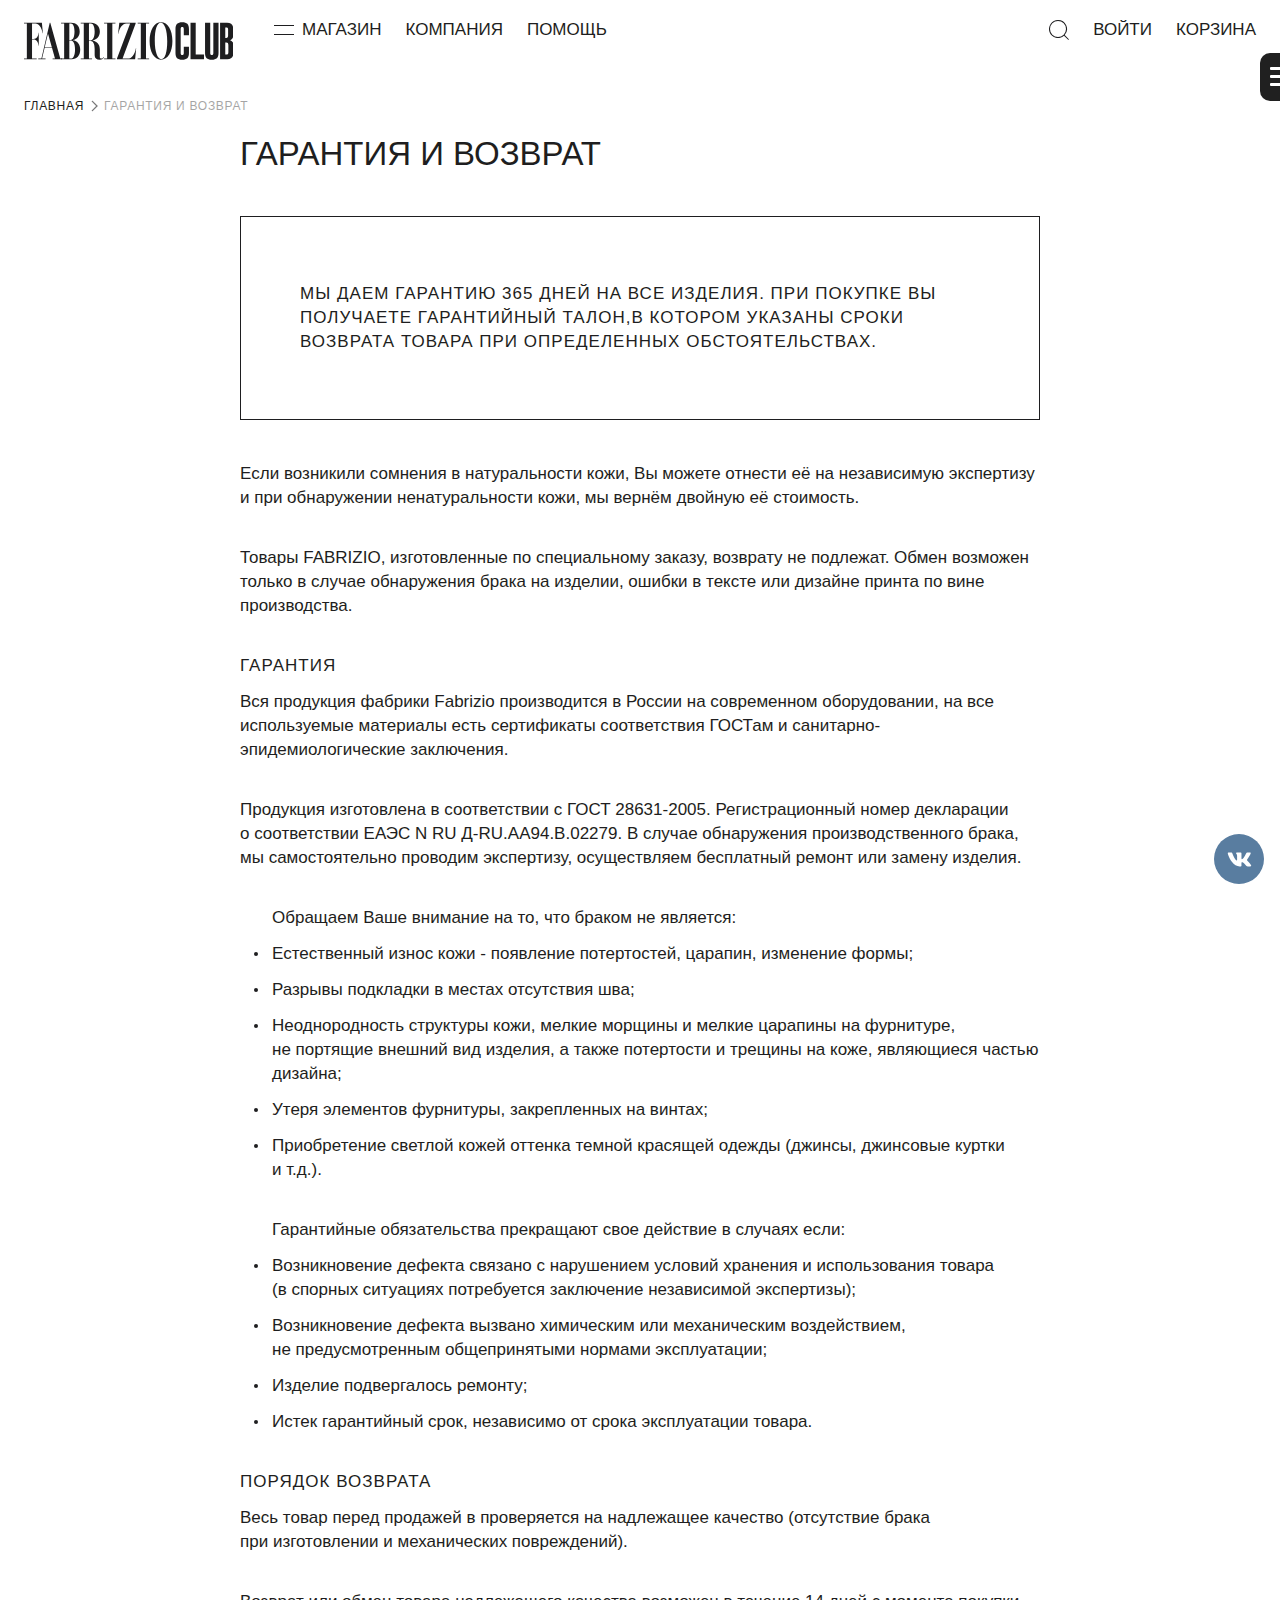
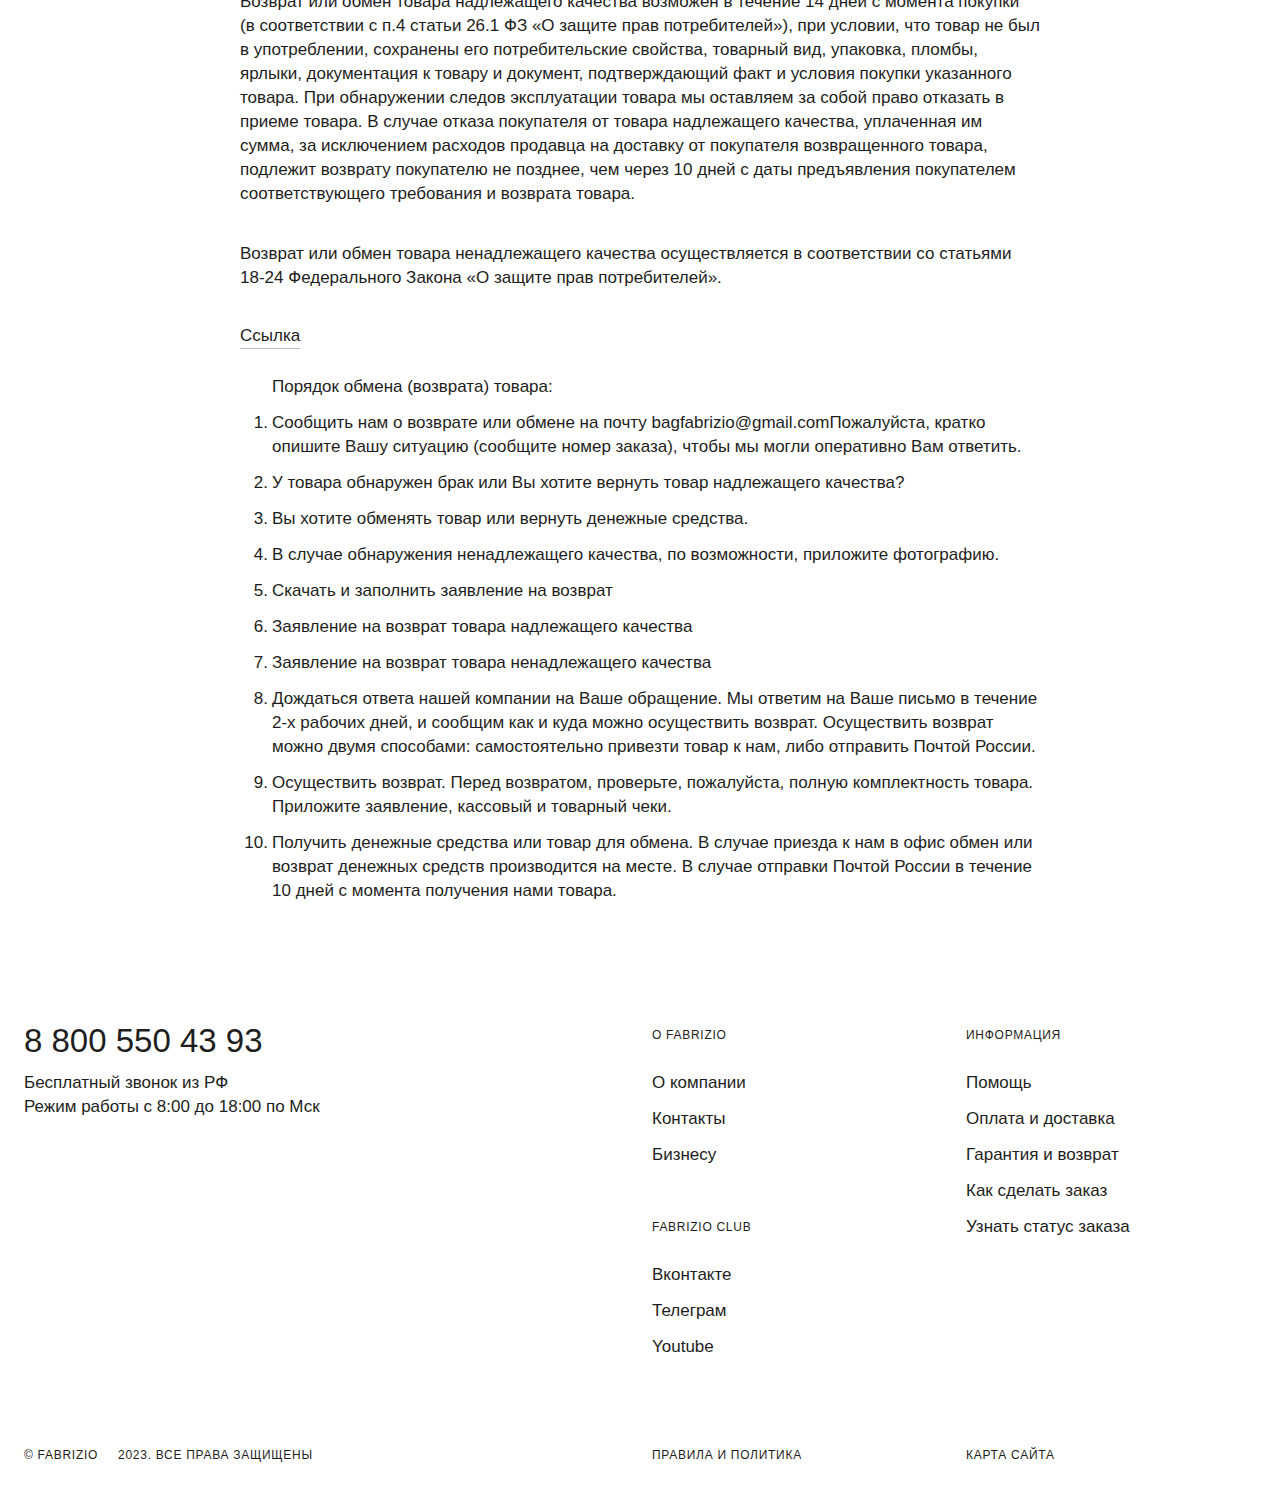
<file: typical-no-image.html>
<!DOCTYPE html>
<html class="page" lang="ru">
  <head>
    <meta charset="utf-8">
    <meta name="viewport" content="width=device-width initial-scale=1">
    <meta name="format-detection" content="telephone=no">
    <meta name="format-detection" content="date=no">
    <meta name="format-detection" content="address=no">
    <meta name="format-detection" content="email=no">
    <link rel="icon" href="favicon/favicon.ico" sizes="any">
    <link rel="icon" href="favicon/icon.svg" type="image/svg+xml">
    <link rel="apple-touch-icon" href="favicon/apple-touch-icon.png">
    <link rel="manifest" href="favicon/site.webmanifest">
    <title>Гарантия и возврат</title>
    <link rel="preload" href="fonts/tt-interphases-pro-trial-variable-400.woff2" as="font" crossorigin="anonymous">
    <link rel="stylesheet" href="css/style.min.css?_v=20231223172133">
  </head>
  <body class="page__body">
    <div id="path" data-path="." hidden></div>
    <header class="header  ">
      <div class="header__container container"><a class="header__logo" href=""><img src="img/content/logo.svg" alt="Логотип FABRIZIO" loading="lazy"></a>
        <ul class="header__list">
          <li class="header__item">
            <button class="header__menu-open" type="button" data-modal="modal-header" aria-label="Открыть магазин">
              <svg width="20" height="20" aria-hidden="true">
                <use xlink:href="img/sprite.svg#burger"></use>
              </svg><span>Магазин</span>
            </button>
          </li>
          <li class="header__item"><a class="header__link" href="">Компания</a></li>
          <li class="header__item"><a class="header__link" href="">Помощь</a></li>
        </ul>
        <div class="header__wrapper">
          <button class="header__button header__search-open" type="button" data-modal="modal-search" aria-label="Открыть поиск">
            <svg width="20" height="20" aria-hidden="true">
              <use xlink:href="img/sprite.svg#search"></use>
            </svg>
          </button>
          <button class="header__button header__login-open" type="button" data-modal="modal-login">Войти</button>
          <button class="header__button header__cart-open" type="button" data-modal="modal-cart">Корзина</button>
        </div>
      </div>
    </header>
    <main class="main">
      <div class="typical">
        <div class="crumbs">
          <ul class="crumbs__list">
            <li class="crumbs__item"><a class="crumbs__link" href="">Главная</a></li>
            <li class="crumbs__current" aria-current="page">Гарантия и возврат</li>
          </ul>
        </div>
        <div class="typical__preview">
          <h1 class="typical__heading">Гарантия и возврат</h1>
        </div>
        <div class="typical__container container">
          <div class="typical__block">
            <p>Мы даем гарантию 365 дней на все изделия. При покупке Вы получаете гарантийный талон,в котором указаны сроки возврата товара при определенных обстоятельствах.</p>
          </div>
          <div class="typical__content">
            <p>Eсли возникили сомнения в натуральности кожи, Вы можете отнести её на независимую экспертизу и при обнаружении ненатуральности кожи, мы вернём двойную её стоимость.</p>
            <p>Товары FABRIZIO, изготовленные по специальному заказу, возврату не подлежат. Обмен возможен только в случае обнаружения брака на изделии, ошибки в тексте или дизайне принта по вине производства.</p>
            <h2>Гарантия</h2>
            <p>Вся продукция фабрики Fabrizio производится в России на современном оборудовании, на все используемые материалы есть сертификаты соответствия ГОСТам и санитарно-эпидемиологические заключения.</p>
            <p>Продукция изготовлена в соответствии с ГОСТ 28631-2005. Регистрационный номер декларации о соответствии ЕАЭС N RU Д-RU.АА94.В.02279. В случае обнаружения производственного брака, мы самостоятельно проводим экспертизу, осуществляем бесплатный ремонт или замену изделия.</p>
            <p>Обращаем Ваше внимание на то, что браком не является:</p>
            <ul>
              <li>Естественный износ кожи - появление потертостей, царапин, изменение формы;</li>
              <li>Разрывы подкладки в местах отсутствия шва;</li>
              <li>Неоднородность структуры кожи, мелкие морщины и мелкие царапины на фурнитуре, не портящие внешний вид изделия, а также потертости и трещины на коже, являющиеся частью дизайна;</li>
              <li>Утеря элементов фурнитуры, закрепленных на винтах;</li>
              <li>Приобретение светлой кожей оттенка темной красящей одежды (джинсы, джинсовые куртки и т.д.).</li>
            </ul>
            <p>Гарантийные обязательства прекращают свое действие в случаях если:</p>
            <ul>
              <li>Возникновение дефекта связано с нарушением условий хранения и использования товара (в спорных ситуациях потребуется заключение независимой экспертизы);</li>
              <li>Возникновение дефекта вызвано химическим или механическим воздействием, не предусмотренным общепринятыми нормами эксплуатации;</li>
              <li>Изделие подвергалось ремонту;</li>
              <li>Истек гарантийный срок, независимо от срока эксплуатации товара.</li>
            </ul>
            <h2>Порядок возврата</h2>
            <p>Весь товар перед продажей в проверяется на надлежащее качество (отсутствие брака при изготовлении и механических повреждений).</p>
            <p>Возврат или обмен товара надлежащего качества возможен в течение 14 дней с момента покупки (в соответствии с п.4 статьи 26.1 ФЗ «О защите прав потребителей»), при условии, что товар не был в употреблении, сохранены его потребительские свойства, товарный вид, упаковка, пломбы, ярлыки, документация к товару и документ, подтверждающий факт и условия покупки указанного товара. При обнаружении следов эксплуатации товара мы оставляем за собой право отказать в приеме товара. В случае отказа покупателя от товара надлежащего качества, уплаченная им сумма, за исключением расходов продавца на доставку от покупателя возвращенного товара, подлежит возврату покупателю не позднее, чем через 10 дней с даты предъявления покупателем соответствующего требования и возврата товара.</p>
            <p>Возврат или обмен товара ненадлежащего качества осуществляется в соответствии со статьями 18-24 Федерального Закона «О защите прав потребителей».</p><a href="">Ссылка</a>
            <p>Порядок обмена (возврата) товара:</p>
            <ol>
              <li>Сообщить нам о возврате или обмене на почту bagfabrizio@gmail.comПожалуйста, кратко опишите Вашу ситуацию (сообщите номер заказа), чтобы мы могли оперативно Вам ответить.</li>
              <li>У товара обнаружен брак или Вы хотите вернуть товар надлежащего качества?</li>
              <li>Вы хотите обменять товар или вернуть денежные средства.</li>
              <li>В случае обнаружения ненадлежащего качества, по возможности, приложите фотографию.</li>
              <li>Скачать и заполнить заявление на возврат</li>
              <li>Заявление на возврат товара надлежащего качества</li>
              <li>Заявление на возврат товара ненадлежащего качества</li>
              <li>Дождаться ответа нашей компании на Ваше обращение. Мы ответим на Ваше письмо в течение 2-х рабочих дней, и сообщим как и куда можно осуществить возврат. Осуществить возврат можно двумя способами: самостоятельно привезти товар к нам, либо отправить Почтой России.</li>
              <li>Осуществить возврат. Перед возвратом, проверьте, пожалуйста, полную комплектность товара. Приложите заявление, кассовый и товарный чеки.</li>
              <li>Получить денежные средства или товар для обмена. В случае приезда к нам в офис обмен или возврат денежных средств производится на месте. В случае отправки Почтой России в течение 10 дней с момента получения нами товара.</li>
            </ol>
          </div>
        </div>
      </div>
    </main>
    <footer class="footer">
      <div class="footer__container container">
        <div class="footer__top-wrap">
          <div class="footer__contacts"><a class="footer__phone" href="" data-phone><span>8 800 550 43 93</span></a>
            <p class="footer__text">Бесплатный звонок из РФ</p>
            <p class="footer__text">Режим работы с 8:00 до 18:00 по Мск</p>
          </div>
          <div class="footer__navigation-wrap">
            <div class="footer__navigation">
              <p class="footer__label">О Fabrizio</p>
              <ul class="footer__list">
                <li class="footer__item"><a class="footer__link" href="">О компании</a></li>
                <li class="footer__item"><a class="footer__link" href="">Контакты</a></li>
                <li class="footer__item"><a class="footer__link" href="">Бизнесу</a></li>
              </ul>
            </div>
            <div class="footer__navigation">
              <p class="footer__label">Fabrizio Club</p>
              <ul class="footer__list">
                <li class="footer__item"><a class="footer__link" href="">Вконтакте</a></li>
                <li class="footer__item"><a class="footer__link" href="">Телеграм</a></li>
                <li class="footer__item"><a class="footer__link" href="">Youtube</a></li>
              </ul>
            </div>
          </div>
          <div class="footer__navigation-wrap">
            <div class="footer__navigation">
              <p class="footer__label">Информация</p>
              <ul class="footer__list">
                <li class="footer__item"><a class="footer__link" href="">Помощь</a></li>
                <li class="footer__item"><a class="footer__link" href="">Оплата и доставка</a></li>
                <li class="footer__item"><a class="footer__link" href="">Гарантия и возврат</a></li>
                <li class="footer__item"><a class="footer__link" href="">Как сделать заказ</a></li>
                <li class="footer__item"><a class="footer__link" href="">Узнать статус заказа</a></li>
              </ul>
            </div>
          </div>
        </div>
        <div class="footer__bottom-wrap">
          <div class="footer__small-wrap">
            <p class="footer__small-text">© Fabrizio</p>
            <p class="footer__small-text">2023. Все права защищены</p>
          </div><a class="footer__small-text" href="">Правила и политика</a><a class="footer__small-text" href="">Карта сайта</a>
        </div>
      </div>
    </footer>
    <div class="footer-sticky">
      <button class="footer-sticky__cart" type="button" data-modal="modal-cart">Корзина 1</button>
    </div><a class="footer-social" href="" aria-label="Наш ВКонтакте">
      <svg width="25" height="25" aria-hidden="true">
        <use xlink:href="img/sprite.svg#vk"></use>
      </svg></a>
        <div class="modal" id="modal-header">
          <div class="modal__header">
            <div class="modal__header-wrap">
              <button class="modal__header-close modal-close" type="button" aria-label="Закрыть модальное окно">
                <svg width="20" height="20" aria-hidden="true">
                  <use xlink:href="img/sprite.svg#modal-close"></use>
                </svg>
              </button><a class="modal__header-logo"><img src="img/content/logo.svg" alt="" loading="lazy"></a>
              <button class="modal__header-search" type="button" aria-label="Открыть поиск">
                <svg width="20" height="20" aria-hidden="true">
                  <use xlink:href="img/sprite.svg#search"></use>
                </svg>
              </button>
            </div>
            <div class="modal-header">
              <div class="modal-header__categories">
                <button class="modal-header__category" type="button" aria-expanded="true">Женщинам</button>
                <button class="modal-header__category" type="button" aria-expanded="false">Мужчинам</button>
              </div>
              <ul class="modal-header__list">
                <li class="modal-header__item">
                  <button class="modal-header__button" aria-expanded="true">Сумки
                    <svg width="20" height="20" aria-hidden="true">
                      <use xlink:href="img/sprite.svg#minus"></use>
                    </svg>
                    <svg width="20" height="20" aria-hidden="true">
                      <use xlink:href="img/sprite.svg#plus"></use>
                    </svg>
                  </button>
                  <ul class="modal-header__links">
                    <li><a href="">Классические</a></li>
                    <li><a href="">Поясные</a></li>
                    <li><a href="">Сумки-рюкзаки</a></li>
                    <li><a href="">Рюкзаки</a></li>
                    <li><a href="">Клатчи</a></li>
                    <li><a href="">Сумка-портфель</a></li>
                    <li><a href="">Шопперы</a></li>
                    <li><a href="">Через плечо</a></li>
                    <li><a href="">Дорожные</a></li>
                    <li><a href="">Спортивные</a></li>
                  </ul><a class="modal-header__all" href="">Все сумки</a>
                </li>
                <li class="modal-header__item">
                  <button class="modal-header__button" aria-expanded="false">Аксессуары
                    <svg width="20" height="20" aria-hidden="true">
                      <use xlink:href="img/sprite.svg#minus"></use>
                    </svg>
                    <svg width="20" height="20" aria-hidden="true">
                      <use xlink:href="img/sprite.svg#plus"></use>
                    </svg>
                  </button>
                  <ul class="modal-header__links">
                    <li><a href="">Классические</a></li>
                    <li><a href="">Поясные</a></li>
                    <li><a href="">Сумки-рюкзаки</a></li>
                    <li><a href="">Рюкзаки</a></li>
                    <li><a href="">Клатчи</a></li>
                    <li><a href="">Сумка-портфель</a></li>
                    <li><a href="">Шопперы</a></li>
                    <li><a href="">Через плечо</a></li>
                    <li><a href="">Дорожные</a></li>
                    <li><a href="">Спортивные</a></li>
                  </ul>
                </li>
                <li class="modal-header__item">
                  <button class="modal-header__button" aria-expanded="false">Одежда
                    <svg width="20" height="20" aria-hidden="true">
                      <use xlink:href="img/sprite.svg#minus"></use>
                    </svg>
                    <svg width="20" height="20" aria-hidden="true">
                      <use xlink:href="img/sprite.svg#plus"></use>
                    </svg>
                  </button>
                  <ul class="modal-header__links">
                    <li><a href="">Классические</a></li>
                    <li><a href="">Поясные</a></li>
                    <li><a href="">Сумки-рюкзаки</a></li>
                    <li><a href="">Рюкзаки</a></li>
                    <li><a href="">Клатчи</a></li>
                    <li><a href="">Сумка-портфель</a></li>
                    <li><a href="">Шопперы</a></li>
                    <li><a href="">Через плечо</a></li>
                    <li><a href="">Дорожные</a></li>
                    <li><a href="">Спортивные</a></li>
                  </ul><a class="modal-header__all" href="">Все сумки</a>
                </li>
                <li class="modal-header__item">
                  <button class="modal-header__button modal-header__button--accent" aria-expanded="false">Скидки
                    <svg width="20" height="20" aria-hidden="true">
                      <use xlink:href="img/sprite.svg#minus"></use>
                    </svg>
                    <svg width="20" height="20" aria-hidden="true">
                      <use xlink:href="img/sprite.svg#plus"></use>
                    </svg>
                  </button>
                  <ul class="modal-header__links">
                    <li><a href="">Классические</a></li>
                    <li><a href="">Поясные</a></li>
                    <li><a href="">Сумки-рюкзаки</a></li>
                    <li><a href="">Рюкзаки</a></li>
                    <li><a href="">Клатчи</a></li>
                    <li><a href="">Сумка-портфель</a></li>
                    <li><a href="">Шопперы</a></li>
                    <li><a href="">Через плечо</a></li>
                    <li><a href="">Дорожные</a></li>
                    <li><a href="">Спортивные</a></li>
                  </ul>
                </li>
              </ul>
              <ul class="modal-header__pages">
                <li class="modal-header__page-item"><a class="modal-header__page-link" href="">О компании</a></li>
                <li class="modal-header__page-item"><a class="modal-header__page-link" href="">Контакты</a></li>
                <li class="modal-header__page-item"><a class="modal-header__page-link" href="">Помощь</a></li>
              </ul>
              <div class="modal-header__bottom-wrap">
                <p class="modal-header__region">Регион: Кировская обл</p>
                <button class="modal-header__login-open" type="button">Войти в личный кабинет</button>
              </div>
            </div>
          </div>
        </div>
        <div class="modal" id="modal-filters">
          <div class="modal__content modal__content--right">
            <div class="modal__top-wrap">
              <p class="modal__heading">Фильтры 2</p>
              <button class="modal__close modal-close" type="button" aria-label="Закрыть модальное окно">
                <svg width="20" height="20" aria-hidden="true">
                  <use xlink:href="img/sprite.svg#modal-close"></use>
                </svg>
              </button>
            </div>
            <form class="modal-filters" action="#" novalidate>
              <ul class="modal-filters__list">
                <li class="modal-filters__item">
                  <button class="modal-filters__button" type="button" aria-expanded="true">Цена
                    <svg width="20" height="20" aria-hidden="true">
                      <use xlink:href="img/sprite.svg#minus"></use>
                    </svg>
                    <svg width="20" height="20" aria-hidden="true">
                      <use xlink:href="img/sprite.svg#plus"></use>
                    </svg>
                  </button>
                  <div class="modal-filters__range-wrapper">
                    <p class="modal-filters__range-wrap">
                      <input class="modal-filters__range" id="filter-min" type="number" name="filter-min" value="1320" min="0" placeholder="0"> <span>₽</span>
                    </p>
                    <p class="modal-filters__range-wrap">
                      <input class="modal-filters__range" id="filter-max" type="number" name="filter-max" value="19320" max="50000" placeholder="50000"> <span>₽</span>
                    </p>
                    <div class="modal-filters__slider"></div>
                  </div>
                </li>
                <li class="modal-filters__item">
                  <div class="modal-filters__radio-field">
                    <input class="visually-hidden" id="filter-sale" name="sale" type="checkbox">
                    <label class="modal-filters__radio-label" for="filter-sale">% Распродажа</label>
                  </div>
                </li>
                <li class="modal-filters__item">
                  <button class="modal-filters__button" type="button" aria-expanded="false">Материал
                    <svg width="20" height="20" aria-hidden="true">
                      <use xlink:href="img/sprite.svg#minus"></use>
                    </svg>
                    <svg width="20" height="20" aria-hidden="true">
                      <use xlink:href="img/sprite.svg#plus"></use>
                    </svg>
                  </button>
                  <ul class="modal-filters__list1">
                    <li class="modal-filters__item1">
                      <div class="modal-filters__field1">
                        <input class="visually-hidden" id="filter1-1" name="material" type="checkbox">
                        <label class="modal-filters__label1" for="filter1-1">Кожа</label>
                      </div>
                    </li>
                    <li class="modal-filters__item1">
                      <div class="modal-filters__field1">
                        <input class="visually-hidden" id="filter1-2" name="material" type="checkbox">
                        <label class="modal-filters__label1" for="filter1-2">Искусственная кожа</label>
                      </div>
                    </li>
                    <li class="modal-filters__item1">
                      <div class="modal-filters__field1">
                        <input class="visually-hidden" id="filter1-3" name="material" type="checkbox">
                        <label class="modal-filters__label1" for="filter1-3">Экокожа</label>
                      </div>
                    </li>
                    <li class="modal-filters__item1">
                      <div class="modal-filters__field1">
                        <input class="visually-hidden" id="filter1-4" name="material" type="checkbox">
                        <label class="modal-filters__label1" for="filter1-4">Ткань</label>
                      </div>
                    </li>
                    <li class="modal-filters__item1">
                      <div class="modal-filters__field1">
                        <input class="visually-hidden" id="filter1-5" name="material" type="checkbox">
                        <label class="modal-filters__label1" for="filter1-5">Нейлон</label>
                      </div>
                    </li>
                  </ul>
                </li>
                <li class="modal-filters__item">
                  <button class="modal-filters__button" type="button" aria-expanded="false">Типы сумок
                    <svg width="20" height="20" aria-hidden="true">
                      <use xlink:href="img/sprite.svg#minus"></use>
                    </svg>
                    <svg width="20" height="20" aria-hidden="true">
                      <use xlink:href="img/sprite.svg#plus"></use>
                    </svg>
                  </button>
                  <ul class="modal-filters__list2">
                    <li class="modal-filters__item2">
                      <div class="modal-filters__field2">
                        <input class="visually-hidden" id="filter4-1" type="checkbox" name="type">
                        <label class="modal-filters__label2" for="filter4-1">Классические</label>
                      </div>
                    </li>
                    <li class="modal-filters__item2">
                      <div class="modal-filters__field2">
                        <input class="visually-hidden" id="filter4-2" type="checkbox" name="type">
                        <label class="modal-filters__label2" for="filter4-2">Поясные</label>
                      </div>
                    </li>
                    <li class="modal-filters__item2">
                      <div class="modal-filters__field2">
                        <input class="visually-hidden" id="filter4-3" type="checkbox" name="type">
                        <label class="modal-filters__label2" for="filter4-3">Сумки-рюкзаки</label>
                      </div>
                    </li>
                    <li class="modal-filters__item2">
                      <div class="modal-filters__field2">
                        <input class="visually-hidden" id="filter4-4" type="checkbox" name="type">
                        <label class="modal-filters__label2" for="filter4-4">Рюкзаки</label>
                      </div>
                    </li>
                    <li class="modal-filters__item2">
                      <div class="modal-filters__field2">
                        <input class="visually-hidden" id="filter4-5" type="checkbox" name="type">
                        <label class="modal-filters__label2" for="filter4-5">Клатчи</label>
                      </div>
                    </li>
                    <li class="modal-filters__item2">
                      <div class="modal-filters__field2">
                        <input class="visually-hidden" id="filter4-6" type="checkbox" name="type">
                        <label class="modal-filters__label2" for="filter4-6">Сумка-портфель</label>
                      </div>
                    </li>
                    <li class="modal-filters__item2">
                      <div class="modal-filters__field2">
                        <input class="visually-hidden" id="filter4-7" type="checkbox" name="type">
                        <label class="modal-filters__label2" for="filter4-7">Шопперы</label>
                      </div>
                    </li>
                    <li class="modal-filters__item2">
                      <div class="modal-filters__field2">
                        <input class="visually-hidden" id="filter4-8" type="checkbox" name="type">
                        <label class="modal-filters__label2" for="filter4-8">На руку</label>
                      </div>
                    </li>
                    <li class="modal-filters__item2">
                      <div class="modal-filters__field2">
                        <input class="visually-hidden" id="filter4-9" type="checkbox" name="type">
                        <label class="modal-filters__label2" for="filter4-9">Через плечо</label>
                      </div>
                    </li>
                    <li class="modal-filters__item2">
                      <div class="modal-filters__field2">
                        <input class="visually-hidden" id="filter4-10" type="checkbox" name="type">
                        <label class="modal-filters__label2" for="filter4-10">Дорожные</label>
                      </div>
                    </li>
                    <li class="modal-filters__item2">
                      <div class="modal-filters__field2">
                        <input class="visually-hidden" id="filter4-11" type="checkbox" name="type">
                        <label class="modal-filters__label2" for="filter4-11">Спортивные</label>
                      </div>
                    </li>
                  </ul>
                </li>
                <li class="modal-filters__item">
                  <button class="modal-filters__button" type="button" aria-expanded="false">Цвет
                    <svg width="20" height="20" aria-hidden="true">
                      <use xlink:href="img/sprite.svg#minus"></use>
                    </svg>
                    <svg width="20" height="20" aria-hidden="true">
                      <use xlink:href="img/sprite.svg#plus"></use>
                    </svg>
                  </button>
                  <ul class="modal-filters__list1">
                    <li class="modal-filters__item1">
                      <div class="modal-filters__field1">
                        <input class="visually-hidden" id="filter5-1" name="color" type="checkbox">
                        <label class="modal-filters__label1" for="filter5-1">Красный</label>
                      </div>
                    </li>
                    <li class="modal-filters__item1">
                      <div class="modal-filters__field1">
                        <input class="visually-hidden" id="filter5-2" name="color" type="checkbox">
                        <label class="modal-filters__label1" for="filter5-2">Зеленый</label>
                      </div>
                    </li>
                    <li class="modal-filters__item1">
                      <div class="modal-filters__field1">
                        <input class="visually-hidden" id="filter5-3" name="color" type="checkbox">
                        <label class="modal-filters__label1" for="filter5-3">Синий</label>
                      </div>
                    </li>
                    <li class="modal-filters__item1">
                      <div class="modal-filters__field1">
                        <input class="visually-hidden" id="filter5-4" name="color" type="checkbox">
                        <label class="modal-filters__label1" for="filter5-4">Бежевый</label>
                      </div>
                    </li>
                    <li class="modal-filters__item1">
                      <div class="modal-filters__field1">
                        <input class="visually-hidden" id="filter5-5" name="color" type="checkbox">
                        <label class="modal-filters__label1" for="filter5-5">Черный</label>
                      </div>
                    </li>
                    <li class="modal-filters__item1">
                      <div class="modal-filters__field1">
                        <input class="visually-hidden" id="filter5-6" name="color" type="checkbox">
                        <label class="modal-filters__label1" for="filter5-6">Белый</label>
                      </div>
                    </li>
                    <li class="modal-filters__item1">
                      <div class="modal-filters__field1">
                        <input class="visually-hidden" id="filter5-7" name="color" type="checkbox">
                        <label class="modal-filters__label1" for="filter5-7">Оранжевый</label>
                      </div>
                    </li>
                    <li class="modal-filters__item1">
                      <div class="modal-filters__field1">
                        <input class="visually-hidden" id="filter5-8" name="color" type="checkbox">
                        <label class="modal-filters__label1" for="filter5-8">Бордовый</label>
                      </div>
                    </li>
                    <li class="modal-filters__item1">
                      <div class="modal-filters__field1">
                        <input class="visually-hidden" id="filter5-9" name="color" type="checkbox">
                        <label class="modal-filters__label1" for="filter5-9">Фиолетовый</label>
                      </div>
                    </li>
                  </ul>
                </li>
                <li class="modal-filters__item">
                  <button class="modal-filters__button" type="button" aria-expanded="false">Размер
                    <svg width="20" height="20" aria-hidden="true">
                      <use xlink:href="img/sprite.svg#minus"></use>
                    </svg>
                    <svg width="20" height="20" aria-hidden="true">
                      <use xlink:href="img/sprite.svg#plus"></use>
                    </svg>
                  </button>
                  <ul class="modal-filters__list2">
                    <li class="modal-filters__item2">
                      <div class="modal-filters__field2">
                        <input class="visually-hidden" id="filter6-1" type="checkbox" name="size">
                        <label class="modal-filters__label2" for="filter6-1">Классические</label>
                      </div>
                    </li>
                    <li class="modal-filters__item2">
                      <div class="modal-filters__field2">
                        <input class="visually-hidden" id="filter6-2" type="checkbox" name="size">
                        <label class="modal-filters__label2" for="filter6-2">Поясные</label>
                      </div>
                    </li>
                    <li class="modal-filters__item2">
                      <div class="modal-filters__field2">
                        <input class="visually-hidden" id="filter6-3" type="checkbox" name="size">
                        <label class="modal-filters__label2" for="filter6-3">Сумки-рюкзаки</label>
                      </div>
                    </li>
                    <li class="modal-filters__item2">
                      <div class="modal-filters__field2">
                        <input class="visually-hidden" id="filter6-4" type="checkbox" name="size">
                        <label class="modal-filters__label2" for="filter6-4">Рюкзаки</label>
                      </div>
                    </li>
                  </ul>
                </li>
                <li class="modal-filters__item">
                  <button class="modal-filters__button" type="button" aria-expanded="false">Форма
                    <svg width="20" height="20" aria-hidden="true">
                      <use xlink:href="img/sprite.svg#minus"></use>
                    </svg>
                    <svg width="20" height="20" aria-hidden="true">
                      <use xlink:href="img/sprite.svg#plus"></use>
                    </svg>
                  </button>
                  <ul class="modal-filters__list2">
                    <li class="modal-filters__item2">
                      <div class="modal-filters__field2">
                        <input class="visually-hidden" id="filter7-1" type="checkbox" name="form">
                        <label class="modal-filters__label2" for="filter7-1">Классические</label>
                      </div>
                    </li>
                    <li class="modal-filters__item2">
                      <div class="modal-filters__field2">
                        <input class="visually-hidden" id="filter7-2" type="checkbox" name="form">
                        <label class="modal-filters__label2" for="filter7-2">Поясные</label>
                      </div>
                    </li>
                    <li class="modal-filters__item2">
                      <div class="modal-filters__field2">
                        <input class="visually-hidden" id="filter7-3" type="checkbox" name="form">
                        <label class="modal-filters__label2" for="filter7-3">Сумки-рюкзаки</label>
                      </div>
                    </li>
                    <li class="modal-filters__item2">
                      <div class="modal-filters__field2">
                        <input class="visually-hidden" id="filter7-4" type="checkbox" name="form">
                        <label class="modal-filters__label2" for="filter7-4">Рюкзаки</label>
                      </div>
                    </li>
                  </ul>
                </li>
                <li class="modal-filters__item">
                  <button class="modal-filters__button" type="button" aria-expanded="false">По назначению
                    <svg width="20" height="20" aria-hidden="true">
                      <use xlink:href="img/sprite.svg#minus"></use>
                    </svg>
                    <svg width="20" height="20" aria-hidden="true">
                      <use xlink:href="img/sprite.svg#plus"></use>
                    </svg>
                  </button>
                  <ul class="modal-filters__list2">
                    <li class="modal-filters__item2">
                      <div class="modal-filters__field2">
                        <input class="visually-hidden" id="filter8-1" type="checkbox" name="naz">
                        <label class="modal-filters__label2" for="filter8-1">Классические</label>
                      </div>
                    </li>
                    <li class="modal-filters__item2">
                      <div class="modal-filters__field2">
                        <input class="visually-hidden" id="filter8-2" type="checkbox" name="naz">
                        <label class="modal-filters__label2" for="filter8-2">Поясные</label>
                      </div>
                    </li>
                    <li class="modal-filters__item2">
                      <div class="modal-filters__field2">
                        <input class="visually-hidden" id="filter8-3" type="checkbox" name="naz">
                        <label class="modal-filters__label2" for="filter8-3">Сумки-рюкзаки</label>
                      </div>
                    </li>
                    <li class="modal-filters__item2">
                      <div class="modal-filters__field2">
                        <input class="visually-hidden" id="filter8-4" type="checkbox" name="naz">
                        <label class="modal-filters__label2" for="filter8-4">Рюкзаки</label>
                      </div>
                    </li>
                  </ul>
                </li>
                <li class="modal-filters__item">
                  <button class="modal-filters__button" type="button" aria-expanded="false">Стиль
                    <svg width="20" height="20" aria-hidden="true">
                      <use xlink:href="img/sprite.svg#minus"></use>
                    </svg>
                    <svg width="20" height="20" aria-hidden="true">
                      <use xlink:href="img/sprite.svg#plus"></use>
                    </svg>
                  </button>
                  <ul class="modal-filters__list2">
                    <li class="modal-filters__item2">
                      <div class="modal-filters__field2">
                        <input class="visually-hidden" id="filter9-1" type="checkbox" name="style">
                        <label class="modal-filters__label2" for="filter9-1">Классические</label>
                      </div>
                    </li>
                    <li class="modal-filters__item2">
                      <div class="modal-filters__field2">
                        <input class="visually-hidden" id="filter9-2" type="checkbox" name="style">
                        <label class="modal-filters__label2" for="filter9-2">Поясные</label>
                      </div>
                    </li>
                    <li class="modal-filters__item2">
                      <div class="modal-filters__field2">
                        <input class="visually-hidden" id="filter9-3" type="checkbox" name="style">
                        <label class="modal-filters__label2" for="filter9-3">Сумки-рюкзаки</label>
                      </div>
                    </li>
                    <li class="modal-filters__item2">
                      <div class="modal-filters__field2">
                        <input class="visually-hidden" id="filter9-4" type="checkbox" name="style">
                        <label class="modal-filters__label2" for="filter9-4">Рюкзаки</label>
                      </div>
                    </li>
                  </ul>
                </li>
                <li class="modal-filters__item">
                  <button class="modal-filters__button" type="button" aria-expanded="false">Тип ручек
                    <svg width="20" height="20" aria-hidden="true">
                      <use xlink:href="img/sprite.svg#minus"></use>
                    </svg>
                    <svg width="20" height="20" aria-hidden="true">
                      <use xlink:href="img/sprite.svg#plus"></use>
                    </svg>
                  </button>
                  <ul class="modal-filters__list2">
                    <li class="modal-filters__item2">
                      <div class="modal-filters__field2">
                        <input class="visually-hidden" id="filter10-1" type="checkbox" name="ruch">
                        <label class="modal-filters__label2" for="filter10-1">Классические</label>
                      </div>
                    </li>
                    <li class="modal-filters__item2">
                      <div class="modal-filters__field2">
                        <input class="visually-hidden" id="filter10-2" type="checkbox" name="ruch">
                        <label class="modal-filters__label2" for="filter10-2">Поясные</label>
                      </div>
                    </li>
                    <li class="modal-filters__item2">
                      <div class="modal-filters__field2">
                        <input class="visually-hidden" id="filter10-3" type="checkbox" name="ruch">
                        <label class="modal-filters__label2" for="filter10-3">Сумки-рюкзаки</label>
                      </div>
                    </li>
                    <li class="modal-filters__item2">
                      <div class="modal-filters__field2">
                        <input class="visually-hidden" id="filter10-4" type="checkbox" name="ruch">
                        <label class="modal-filters__label2" for="filter10-4">Рюкзаки</label>
                      </div>
                    </li>
                  </ul>
                </li>
              </ul>
              <button class="modal-filters__submit button-accent" type="submit">Применить <span>2</span></button>
            </form>
          </div>
        </div>
        <div class="modal" id="modal-search">
          <div class="modal__content modal__content--right">
            <div class="modal__top-wrap">
              <p class="modal__heading">Поиск</p>
              <button class="modal__close modal-close" type="button" aria-label="Закрыть модальное окно">
                <svg width="20" height="20" aria-hidden="true">
                  <use xlink:href="img/sprite.svg#modal-close"></use>
                </svg>
              </button>
            </div>
            <div class="modal__wrapper">
              <form class="modal__search-form" action="#" novalidate>
                    <div class="modal__field-search field">
                      <input class="field__input" id="modal-search-search" type="text" name="search" placeholder="Что ищете?">
                      <label class="visually-hidden" for="modal-search-search">Что ищете?</label><span class="field__error"></span>
                      <button class="field__search-submit" type="submit">
                        <svg width="20" height="20" aria-hidden="true">
                          <use xlink:href="img/sprite.svg#arrow-right"></use>
                        </svg>
                      </button>
                      <button class="field__search-reset" type="reset">
                        <svg width="16" height="16" aria-hidden="true">
                          <use xlink:href="img/sprite.svg#modal-close"></use>
                        </svg>
                      </button>
                    </div>
                <p class="modal__search-label">Популярные запросы</p>
                <ul class="modal__search-list">
                  <li class="modal__search-item"><a href="">Шоппер</a></li>
                  <li class="modal__search-item"><a href="">Клатч</a></li>
                  <li class="modal__search-item"><a href="">Для телефона</a></li>
                  <li class="modal__search-item"><a href="">На длинном ремне</a></li>
                  <li class="modal__search-item"><a href="">Бежевые</a></li>
                </ul>
              </form>
            </div>
          </div>
        </div>
        <div class="modal" id="modal-login">
          <div class="modal__content modal__content--right">
            <div class="modal__top-wrap">
              <p class="modal__heading">Вход в личный кабинет / Создание профиля</p>
              <button class="modal__close modal-close" type="button" aria-label="Закрыть модальное окно">
                <svg width="20" height="20" aria-hidden="true">
                  <use xlink:href="img/sprite.svg#modal-close"></use>
                </svg>
              </button>
            </div>
            <div class="modal__wrapper">
              <form class="modal__login-form" action="#" data-form novalidate>
                    <div class="modal__field-phone field field--required">
                      <input class="field__input validate-phone required" id="modal-form-phone" type="tel" name="phone" placeholder=" ">
                      <label class="field__label" for="modal-form-phone">Номер телефона</label><span class="field__error"></span>
                    </div>
                <button class="modal__login-submit button-alternate" type="submit">Продолжить</button>
              </form>
            </div>
          </div>
        </div>
        <div class="modal" id="modal-cart">
          <div class="modal__content modal__content--right">
            <div class="modal__top-wrap">
              <p class="modal__heading">Корзина 2</p>
              <button class="modal__close modal-close" type="button" aria-label="Закрыть модальное окно">
                <svg width="20" height="20" aria-hidden="true">
                  <use xlink:href="img/sprite.svg#modal-close"></use>
                </svg>
              </button>
            </div>
            <div class="modal__wrapper">
              <ul class="modal__cart-list">
                <li class="modal__cart-item">
                  <div class="modal__cart-image">
                    <picture>
                      <source srcset="img/content/card-image-01.jpg" type="image/webp"><img src="img/content/card-image-01.jpg" alt="" loading="lazy">
                    </picture>
                  </div>
                  <dl class="modal__cart-terms">
                    <div class="modal__cart-term">
                      <dt>Название</dt>
                      <dd>Ember</dd>
                    </div>
                    <div class="modal__cart-term">
                      <dt>Материал</dt>
                      <dd>Текстиль</dd>
                    </div>
                    <div class="modal__cart-term">
                      <dt>Цвет</dt>
                      <dd>Красный</dd>
                    </div>
                  </dl>
                  <div class="modal__cart-wrapper">
                    <div class="modal__cart-stepper stepper">
                      <button class="stepper__button" aria-label="Уменьшить на 1">
                        <svg width="16" height="16" aria-hidden="true">
                          <use xlink:href="img/sprite.svg#minus"></use>
                        </svg>
                      </button>
                      <input class="stepper__count" type="number" value="1" min="0">
                      <button class="stepper__button" aria-label="Увеличить на 1">
                        <svg width="16" height="16" aria-hidden="true">
                          <use xlink:href="img/sprite.svg#plus"></use>
                        </svg>
                      </button>
                    </div>
                    <p class="modal__cart-price">3 310 ₽</p>
                  </div>
                </li>
                <li class="modal__cart-item">
                  <div class="modal__cart-image">
                    <picture>
                      <source srcset="img/content/card-image-02.jpg" type="image/webp"><img src="img/content/card-image-02.jpg" alt="" loading="lazy">
                    </picture>
                  </div>
                  <dl class="modal__cart-terms">
                    <div class="modal__cart-term">
                      <dt>Название</dt>
                      <dd>EVA</dd>
                    </div>
                    <div class="modal__cart-term">
                      <dt>Материал</dt>
                      <dd>Натуральная кожа</dd>
                    </div>
                    <div class="modal__cart-term">
                      <dt>Цвет</dt>
                      <dd>Черная</dd>
                    </div>
                  </dl>
                  <div class="modal__cart-wrapper">
                    <div class="modal__cart-stepper stepper">
                      <button class="stepper__button" aria-label="Уменьшить на 1">
                        <svg width="16" height="16" aria-hidden="true">
                          <use xlink:href="img/sprite.svg#minus"></use>
                        </svg>
                      </button>
                      <input class="stepper__count" type="number" value="1" min="0">
                      <button class="stepper__button" aria-label="Увеличить на 1">
                        <svg width="16" height="16" aria-hidden="true">
                          <use xlink:href="img/sprite.svg#plus"></use>
                        </svg>
                      </button>
                    </div>
                    <p class="modal__cart-price">11 230 ₽</p>
                  </div>
                </li>
              </ul>
              <div class="modal__cart-result">
                <div class="modal__cart-info">
                  <p>Без учета возможной стоимости доставки</p>
                  <p>Итого <span>14 540 ₽</span></p>
                </div><a class="modal__cart-link button-accent" href="">Перейти к оформлению</a>
              </div>
            </div>
          </div>
        </div>
        <div class="modal" id="modal-product-1">
          <div class="modal__content modal__content--left">
            <div class="modal__top-wrap">
              <p class="modal__heading">Характеристики</p>
              <button class="modal__close modal-close" type="button" aria-label="Закрыть модальное окно">
                <svg width="20" height="20" aria-hidden="true">
                  <use xlink:href="img/sprite.svg#modal-close"></use>
                </svg>
              </button>
            </div>
            <div class="modal__product modal__product--1">
              <div class="modal__product-image">
                <picture>
                  <source srcset="img/content/modal-product-01.jpg" type="image/webp"><img src="img/content/modal-product-01.jpg" alt="" loading="lazy">
                </picture>
              </div>
              <dl class="modal__product-terms">
                <div class="modal__product-term">
                  <dt>Габариты</dt>
                  <dd>Ш 20см <br> Г 6см <br> В 12см</dd>
                </div>
                <div class="modal__product-term">
                  <dt>Фурнитура</dt>
                  <dd>Металлическая, хромированная</dd>
                </div>
                <div class="modal__product-term">
                  <dt>Материал</dt>
                  <dd>Натуральная кожа</dd>
                </div>
                <div class="modal__product-term">
                  <dt>Карманы</dt>
                  <dd>Внутренний карман на молнии. Два внутренних кармана под смартфон и другие аксессуары.</dd>
                </div>
                <div class="modal__product-term">
                  <dt>Подклада</dt>
                  <dd>Полиэстр</dd>
                </div>
                <div class="modal__product-term">
                  <dt>Цвет</dt>
                  <dd>Жёлтый</dd>
                </div>
              </dl>
            </div>
          </div>
        </div>
        <div class="modal" id="modal-product-2">
          <div class="modal__content modal__content--left">
            <div class="modal__top-wrap">
              <p class="modal__heading">Доставка и оплата</p>
              <button class="modal__close modal-close" type="button" aria-label="Закрыть модальное окно">
                <svg width="20" height="20" aria-hidden="true">
                  <use xlink:href="img/sprite.svg#modal-close"></use>
                </svg>
              </button>
            </div>
            <div class="modal__product modal__product--2">
              <ul class="modal__product-list">
                <li class="modal__product-item">
                  <p class="modal__product-label">Доставка: Кировская обл</p>
                  <dl class="modal__product-terms">
                    <div class="modal__product-term">
                      <dt>Пункты  выдачи</dt>
                      <dd>Если сумма заказа меньше 5000 ₽, стоимость доставки 500 ₽, если больше 5000 ₽ — 4 дня</dd>
                    </div>
                    <div class="modal__product-term">
                      <dt>Курьерская доставка</dt>
                      <dd>200 ₽ — 3 дня</dd>
                    </div>
                    <div class="modal__product-term">
                      <dt>Самовывоз</dt>
                      <dd>Бесплатно (Из шоу-рума в г. Киров) — сегодня.</dd>
                    </div>
                  </dl>
                </li>
                <li class="modal__product-item">
                  <p class="modal__product-label">Варианты оплаты</p>
                  <ul class="modal__product-sublist">
                    <li class="modal__product-subitem">Банковской картой</li>
                    <li class="modal__product-subitem">Наличными при получении</li>
                  </ul>
                </li>
              </ul>
            </div>
          </div>
        </div>
        <div class="modal" id="modal-product-3">
          <div class="modal__content modal__content--left">
            <div class="modal__top-wrap">
              <p class="modal__heading">Порядок обмена и возврата</p>
              <button class="modal__close modal-close" type="button" aria-label="Закрыть модальное окно">
                <svg width="20" height="20" aria-hidden="true">
                  <use xlink:href="img/sprite.svg#modal-close"></use>
                </svg>
              </button>
            </div>
            <div class="modal__product modal__product--3">
              <div class="modal__product-content">
                <p>Возврат или обмен товара ненадлежащего качества осуществляется в соответствии со статьями 18-24 Федерального Закона «О защите прав потребителей».</p>
                <ol>
                  <li>
                    <p>Сообщить нам о возврате или обмене на почту <a href="mailto:bagfabrizio@gmail.com">bagfabrizio@gmail.com</a> Пожалуйста, кратко опишите Вашу ситуацию (сообщите номер заказа), чтобы мы могли оперативно Вам ответить.</p>
                    <ol>
                      <li>У товара обнаружен брак или Вы хотите вернуть товар надлежащего качества?</li>
                      <li>Вы хотите обменять товар или вернуть денежные средства.</li>
                      <li>В случае обнаружения ненадлежащего качества, по возможности, приложите фотографию.</li>
                    </ol>
                  </li>
                  <li>
                    <p>Скачать и заполнить заявление на возврат</p>
                    <ul>
                      <li><a href="">Заявление на возврат товара надлежащего качества</a></li>
                      <li><a href="">Заявление на возврат товара ненадлежащего качества</a></li>
                    </ul>
                  </li>
                  <li>
                    <p>Дождаться ответа нашей компании на Ваше обращение. Мы ответим на Ваше письмо в течение 2-х рабочих дней, и сообщим как и куда можно осуществить возврат. Осуществить возврат можно двумя способами: самостоятельно привезти товар к нам, либо отправить Почтой России.</p>
                  </li>
                  <li>
                    <p>Осуществить возврат. Перед возвратом, проверьте, пожалуйста, полную комплектность товара. Приложите заявление, кассовый и товарный чеки.</p>
                  </li>
                  <li>
                    <p>Получить денежные средства или товар для обмена. В случае приезда к нам в офис обмен или возврат денежных средств производится на месте. В случае отправки Почтой России в течение 10 дней с момента получения нами товара.</p>
                  </li>
                </ol><a class="modal__product-more" href="">Узнать больше</a>
              </div>
            </div>
          </div>
        </div>
        <div class="modal" id="modal-product-4">
          <div class="modal__content modal__content--left">
            <div class="modal__top-wrap">
              <p class="modal__heading">Гарантия качества</p>
              <button class="modal__close modal-close" type="button" aria-label="Закрыть модальное окно">
                <svg width="20" height="20" aria-hidden="true">
                  <use xlink:href="img/sprite.svg#modal-close"></use>
                </svg>
              </button>
            </div>
            <div class="modal__product modal__product--4">
              <div class="modal__product-image">
                <picture>
                  <source srcset="img/content/modal-product-04.jpg" type="image/webp"><img src="img/content/modal-product-04.jpg" alt="" loading="lazy">
                </picture>
              </div>
              <p class="modal__product-big-label">Гарантия 365 дней</p>
              <div class="modal__product-content">
                <p>При покупке Вы получаете гарантийный талон, в котором указаны сроки возврата товара при определенных обстоятельствах.</p>
                <p>Если возникили сомнения в натуральности кожи, Вы можете отнести её на независимую экспертизу и при обнаружении ненатуральности кожи, мы вернём двойную её стоимость.</p>
                <p>Товары FABRIZIO, изготовленные по специальному заказу, возврату не подлежат. Обмен возможен только в случае обнаружения брака на изделии, ошибки в тексте или дизайне принта по вине производства.</p>
              </div>
            </div>
          </div>
        </div>
    <script src="js/bundle.min.js?_v=20231223172133"></script>
    <script src="js/switcher.js?_v=20231223172133"></script>
  </body>
</html>
</file>
<file: css/style.min.css>
html{line-height:1.15;-webkit-text-size-adjust:100%;-moz-text-size-adjust:100%;text-size-adjust:100%}a{background-color:transparent}abbr[title]{border-bottom:none;text-decoration:underline;-webkit-text-decoration:underline dotted;text-decoration:underline dotted}b,strong{font-weight:bolder}code,kbd,samp{font-family:monospace;font-size:1em}small{font-size:80%}sub,sup{position:relative;vertical-align:baseline;font-size:75%;line-height:0}sub{bottom:-.25em}sup{top:-.5em}img{border-style:none}button,input,optgroup,select,textarea{margin:0;font-family:inherit;font-size:100%;line-height:1.15}button,input{overflow:visible}button,select{text-transform:none}[type=button],[type=reset],[type=submit],button{-webkit-appearance:button;-moz-appearance:button;appearance:button}[type=button]::-moz-focus-inner,[type=reset]::-moz-focus-inner,[type=submit]::-moz-focus-inner,button::-moz-focus-inner{border-style:none;padding:0}[type=button]:-moz-focusring,[type=reset]:-moz-focusring,[type=submit]:-moz-focusring,button:-moz-focusring{outline:1px dotted ButtonText}fieldset{padding:.35em .75em .625em}legend{display:table;padding:0;max-width:100%;box-sizing:border-box;white-space:normal;color:inherit}progress{vertical-align:baseline}textarea{overflow:auto}[type=checkbox],[type=radio]{padding:0;box-sizing:border-box}[type=number]::-webkit-inner-spin-button,[type=number]::-webkit-outer-spin-button{height:auto}[type=search]{-webkit-appearance:textfield;-moz-appearance:textfield;appearance:textfield;outline-offset:-2px}[type=search]::-webkit-search-decoration{-webkit-appearance:none;appearance:none}::-webkit-file-upload-button{-webkit-appearance:button;appearance:button;font:inherit}details{display:block}summary{display:list-item}template{display:none}[hidden]{display:none}@font-face{src:url(../fonts/tt-interphases-pro-trial-variable-400.woff2) format("woff2"),url(../fonts/tt-interphases-pro-trial-variable-400.woff) format("woff");font-family:TT;font-weight:400;font-style:normal;font-display:swap}*,::after,::before{box-sizing:border-box}img{display:block;height:auto;max-width:100%}textarea{resize:none}input{font-family:unset;font-size:unset;line-height:unset}input::-webkit-inner-spin-button,input::-webkit-outer-spin-button{-webkit-appearance:none;appearance:none;margin:0}input[type=file]{width:0;height:0;opacity:0;pointer-events:none}input[type=number]{-webkit-appearance:textfield;-moz-appearance:textfield;appearance:textfield}svg{pointer-events:none}button{border:none;padding:0;font-size:unset;line-height:unset;color:unset;background-color:transparent;cursor:pointer}a{text-decoration:none;color:unset}a[href^="mailto:"],a[href^="tel:"]{font-variant-numeric:lining-nums;white-space:nowrap}p{margin:0}b{font-weight:600}dl,ol,ul{list-style:none;margin:0;padding:0}[data-whatintent=mouse] :focus{outline:0}.noUi-target,.noUi-target *{box-sizing:border-box;box-sizing:border-box;-webkit-tap-highlight-color:transparent;touch-action:none;touch-action:none;-webkit-user-select:none;-moz-user-select:none;user-select:none;user-select:none;user-select:none;user-select:none;-webkit-touch-callout:none}.noUi-target{position:relative}.noUi-base,.noUi-connects{position:relative;z-index:1;width:100%;height:100%}.noUi-connects{z-index:0;overflow:hidden}.noUi-connect,.noUi-origin{position:absolute;top:0;right:0;z-index:1;width:100%;height:100%;transform-origin:0 0;transform-origin:0 0;transform-origin:0 0;transform-style:preserve-3d;transform-style:flat;will-change:transform}.noUi-txt-dir-rtl.noUi-horizontal .noUi-origin{right:auto;left:0}.noUi-vertical .noUi-origin{top:-100%;width:0}.noUi-horizontal .noUi-origin{height:0}.noUi-handle{position:absolute;-webkit-backface-visibility:hidden;backface-visibility:hidden;backface-visibility:hidden}.noUi-touch-area{width:100%;height:100%}.noUi-state-tap .noUi-connect,.noUi-state-tap .noUi-origin{transition:transform .3s;transition:transform .3s}.noUi-state-drag *{cursor:inherit!important}.noUi-horizontal{height:18px}.noUi-horizontal .noUi-handle{top:-6px;right:-17px;width:34px;height:28px}.noUi-vertical{width:18px}.noUi-vertical .noUi-handle{right:-6px;bottom:-17px;width:28px;height:34px}.noUi-txt-dir-rtl.noUi-horizontal .noUi-handle{right:auto;left:-17px}.noUi-target{border:1px solid #d3d3d3;border-radius:4px;box-shadow:inset 0 1px 1px #f0f0f0,0 3px 6px -5px #bbb;background:#fafafa}.noUi-connects{border-radius:3px}.noUi-connect{background:#3fb8af}.noUi-draggable{cursor:ew-resize}.noUi-vertical .noUi-draggable{cursor:ns-resize}.noUi-handle{border:1px solid #d9d9d9;border-radius:3px;box-shadow:inset 0 0 1px #fff,inset 0 1px 7px #ebebeb,0 3px 6px -3px #bbb;background:#fff;cursor:default}.noUi-active{box-shadow:inset 0 0 1px #fff,inset 0 1px 7px #ddd,0 3px 6px -3px #bbb}.noUi-handle::after,.noUi-handle::before{content:"";position:absolute;top:6px;left:14px;display:block;width:1px;height:14px;background:#e8e7e6}.noUi-handle::after{left:17px}.noUi-vertical .noUi-handle::after,.noUi-vertical .noUi-handle::before{top:14px;left:6px;width:14px;height:1px}.noUi-vertical .noUi-handle::after{top:17px}[disabled] .noUi-connect{background:#b8b8b8}[disabled] .noUi-handle,[disabled].noUi-handle,[disabled].noUi-target{cursor:not-allowed}.noUi-pips,.noUi-pips *{box-sizing:border-box;box-sizing:border-box}.noUi-pips{position:absolute;color:#999}.noUi-value{position:absolute;white-space:nowrap;text-align:center}.noUi-value-sub{font-size:10px;color:#ccc}.noUi-marker{position:absolute;background:#ccc}.noUi-marker-sub{background:#aaa}.noUi-marker-large{background:#aaa}.noUi-pips-horizontal{top:100%;left:0;padding:10px 0;width:100%;height:80px}.noUi-value-horizontal{transform:translate(-50%,50%);transform:translate(-50%,50%)}.noUi-rtl .noUi-value-horizontal{transform:translate(50%,50%);transform:translate(50%,50%)}.noUi-marker-horizontal.noUi-marker{margin-left:-1px;width:2px;height:5px}.noUi-marker-horizontal.noUi-marker-sub{height:10px}.noUi-marker-horizontal.noUi-marker-large{height:15px}.noUi-pips-vertical{top:0;left:100%;padding:0 10px;height:100%}.noUi-value-vertical{padding-left:25px;transform:translate(0,-50%);transform:translate(0,-50%)}.noUi-rtl .noUi-value-vertical{transform:translate(0,50%);transform:translate(0,50%)}.noUi-marker-vertical.noUi-marker{margin-top:-1px;width:5px;height:2px}.noUi-marker-vertical.noUi-marker-sub{width:10px}.noUi-marker-vertical.noUi-marker-large{width:15px}.noUi-tooltip{position:absolute;display:block;border:1px solid #d9d9d9;border-radius:3px;padding:5px;white-space:nowrap;text-align:center;color:#000;background:#fff}.noUi-horizontal .noUi-tooltip{bottom:120%;left:50%;transform:translate(-50%,0);transform:translate(-50%,0)}.noUi-vertical .noUi-tooltip{top:50%;right:120%;transform:translate(0,-50%);transform:translate(0,-50%)}.noUi-horizontal .noUi-origin>.noUi-tooltip{bottom:10px;left:auto;transform:translate(50%,0);transform:translate(50%,0)}.noUi-vertical .noUi-origin>.noUi-tooltip{top:auto;right:28px;transform:translate(0,-18px);transform:translate(0,-18px)}.noUi-target{border:none;box-shadow:none;background:#f1f1f1}.noUi-horizontal{height:1px}.noUi-horizontal .noUi-handle{top:-4px;right:-4px;border:1px solid #3e3e41;border-radius:0;width:8px;height:8px;box-shadow:none;background:#3e3e41;cursor:pointer}.noUi-horizontal .noUi-handle::before{display:none}.noUi-horizontal .noUi-handle::after{display:none}.noUi-horizontal .noUi-handle.noUi-handle-upper::before{top:50%;left:50%;display:flex;border-radius:0;width:8px;height:8px;background:#3e3e41;transform:translate(-50%,-50%)}.noUi-connect{background:#1e1e20}.page__body{display:flex;flex-direction:column;overflow-anchor:none;margin:0;min-width:375px;min-height:100dvh;font-family:OpenSans,sans-serif;font-weight:400;font-style:normal;font-feature-settings:"pnum" on,"lnum" on;font-size:17px;line-height:20px;color:#1e1e20;background-color:#fff;overscroll-behavior:none}.visually-hidden:not(:focus,:active),input[type=checkbox].visually-hidden,input[type=radio].visually-hidden{position:absolute;-webkit-clip-path:inset(100%);clip-path:inset(100%);overflow:hidden;margin:-1px;border:0;padding:0;width:1px;height:1px;white-space:nowrap;clip:rect(0 0 0 0)}.container{margin-right:auto;margin-left:auto;padding-right:16px;padding-left:16px;width:100%}.swiper{display:grid;overflow:hidden}.swiper-wrapper{display:flex}.swiper-slide{flex-shrink:0}.swiper-button svg{fill:#1e1e20;transition:fill .3s}.swiper-button:not(:disabled):focus svg,.swiper-button:not(:disabled):hover svg{fill:rgba(30,30,32,.6)}.button-accent{padding:8px 12px;font-size:11px;line-height:16px;letter-spacing:.44px;text-transform:uppercase;color:#fff;background-color:#1e1e20;transition:background-color .3s}.button-accent:focus,.button-accent:hover{background-color:rgba(30,30,32,.6)}.button-alternate{display:flex;border:1px solid #1e1e20;padding:7px 11px;font-size:11px;line-height:16px}.field{position:relative;display:grid;padding-top:16px;padding-bottom:8px}.field__input{outline:0;border:none;border-bottom:1px solid rgba(30,30,32,.6);padding:0;font-size:11px;line-height:16px;color:#1e1e20;transition:border-color .3s}.field__checkbox{position:relative;display:flex;flex-direction:column;border:1px solid #e8e8e9;padding:15px 15px 15px 39px;transition:border-color .3s;cursor:pointer}.field__checkbox::before{content:"";position:absolute;top:16px;left:16px;border:1px solid #1e1e20;border-radius:50%;width:16px;height:16px;transition:background-color .3s,border-color .3s}.field__checkbox::after{content:"";position:absolute;top:16px;left:16px;width:16px;height:16px;background-image:url(../img/static/checkbox-arrow.svg);background-size:cover;opacity:0;transition:opacity .3s}.field__checkbox span:nth-child(1){font-size:11px;line-height:16px}.field__checkbox span:nth-child(2){display:none}.field__checkbox:focus,.field__checkbox:hover{border-color:#8a8a8f}.field input:checked~.field__checkbox{border-color:#1e1e20!important}.field input:checked~.field__checkbox::before{background-color:#1e1e20}.field input:checked~.field__checkbox::after{opacity:1}.field input[type=radio]{outline:0}.field input[type=radio]:focus~.field__checkbox{border-color:#8a8a8f}.field__label{position:absolute;top:8px;left:0;display:flex;font-size:11px;line-height:16px;color:rgba(30,30,32,.6);transition:top .2s,font-size .2s,line-height .2s,color .2s;pointer-events:none}.field__desc{margin-top:8px;font-size:7px;line-height:8px;letter-spacing:.42px;text-transform:uppercase}.field__input:not(:-moz-placeholder-shown){border-bottom:1px solid #1e1e20}.field__input:focus,.field__input:not(:placeholder-shown){border-bottom:1px solid #1e1e20}.field__input:not(:-moz-placeholder-shown)~.field__label{top:8px;left:0;display:flex;font-size:7px;line-height:8px;letter-spacing:.07px;color:#1e1e20}.field__input:focus~.field__label,.field__input:not(:placeholder-shown)~.field__label{top:8px;left:0;display:flex;font-size:7px;line-height:8px;letter-spacing:.07px;color:#1e1e20}.field__error{display:none;margin-top:8px;font-size:7px;line-height:8px;letter-spacing:.07px;text-transform:uppercase;color:#ff4c34}.field--error .field__input{border-bottom:1px solid #ff4c34}.field--error .field__error{display:block}.card{display:grid;padding-bottom:12px;cursor:pointer}.card__heading{display:flex;margin:4px 0 0}.card__heading a{font-weight:400;font-size:11px;line-height:16px}.card__heading a span{color:#8a8a8f}.card__values{display:flex;align-items:center;gap:4px}.card__price{font-size:11px;line-height:16px}.card__old{font-weight:400;font-size:11px;line-height:16px;letter-spacing:.33px}.card__sale{padding:0 2px;font-weight:600;font-size:11px;line-height:16px;color:#fff;background-color:#ff4c34}.card__image{position:relative;display:grid;order:-1;padding-bottom:100%;width:100%;height:0}.card__image picture:nth-child(2){display:none}.card__image img{position:absolute;inset:0;width:100%;height:100%;-o-object-fit:cover;object-fit:cover}.card:focus-within .card__image picture:nth-child(1),.card:hover .card__image picture:nth-child(1){display:none}.card:focus-within .card__image picture:nth-child(2),.card:hover .card__image picture:nth-child(2){display:block}.product-cards{display:grid}.product-cards__container{display:grid}.product-cards__heading{margin:0;font-weight:400;font-size:11px;line-height:16px;letter-spacing:.44px;text-transform:uppercase}.product-cards__list{display:grid;grid-template-columns:repeat(2,1fr);margin-top:12px;gap:16px}.product-cards__more{justify-self:center;margin-top:20px;font-size:11px;line-height:16px;letter-spacing:.44px;text-transform:uppercase}.about-step{display:grid;align-content:start;border:1px solid #1e1e20;padding:27px 31px;transition:background-color .3s,border-color .3s}.about-step:focus-within,.about-step:hover{border-color:#f1f1f1;background-color:#f1f1f1}.about-step__heading{position:relative;margin:0;font-weight:400;font-size:11px;line-height:16px;letter-spacing:.44px;text-transform:uppercase}.about-step__heading::before{counter-increment:step;content:"0" counter(step) ".";position:relative}.about-step__description{margin:8px 0 0;font-size:11px;line-height:16px}.about-step__image{display:grid;margin-top:20px}.about-step__image img{width:100%;-o-object-fit:cover;object-fit:cover;aspect-ratio:1/1}.about-step__link{display:flex;align-items:center;justify-self:center;margin-top:28px;font-size:11px;line-height:16px;transition:opacity .3s;gap:4px}.about-step__link svg{margin:-2px;fill:#1e1e20}.about-step__link:focus,.about-step__link:hover{opacity:.6}.crumbs{display:none}.crumbs__item{position:relative;display:flex;flex-shrink:0}.crumbs__item::before{content:"";position:absolute;top:0;right:-20px;width:20px;height:20px;background-image:url(../img/static/crumb-arrow.svg);background-size:cover;transition:background-image .3s}.crumbs__link{font-size:12px;line-height:20px;letter-spacing:.72px;text-transform:uppercase;transition:opacity .6s,color .3s}.crumbs__link:focus,.crumbs__link:hover{opacity:.6}.crumbs__current{display:flex;flex-shrink:0;font-size:12px;line-height:20px;letter-spacing:.72px;text-transform:uppercase;opacity:.4;transition:color .3s}.crumbs--alternate .crumbs__item::before{background-image:url(../img/static/crumb-arrow-a.svg)}.crumbs--alternate .crumbs__link{color:#fff}.crumbs--alternate .crumbs__current{color:#fff}.stepper{display:flex;align-items:center;gap:8px}.stepper__button{display:flex;align-items:center;justify-content:center;width:16px;height:16px;transition:opacity .3s}.stepper__button:focus,.stepper__button:hover{opacity:.6}.stepper__count{display:flex;align-items:center;justify-content:center;border:none;padding:0;width:16px;height:16px;font-size:11px;line-height:16px;text-align:center}.header{position:-webkit-sticky;position:sticky;top:0;left:0;z-index:3;width:100%;transition:background-color .3s}.header--scroll{background-color:#fff}.header__container{display:flex;justify-content:space-between;padding-top:18px;padding-bottom:18px;gap:16px}.header__logo{display:none}.header__item{display:grid}.header__menu-open{display:flex;transition:opacity .3s}.header__menu-open svg{fill:#1e1e20;opacity:1;transition:fill .3s}.header__menu-open span{display:none;pointer-events:none}.header__menu-open:focus,.header__menu-open:hover{opacity:.6}.header__wrapper{display:flex}.header__button{display:flex;text-transform:uppercase;transition:opacity .3s,color .3s}.header__button svg{fill:#1e1e20;transition:fill .3s}.header__button:focus,.header__button:hover{opacity:.6}.header__search-open{transition:opacity .3s}.header__search-open svg{fill:#1e1e20}.header__search-open:focus,.header__search-open:hover{opacity:.6}.header__login-open{display:none}.header__user{display:none}.header__cart-open{display:none}.header--alternate .header__menu-open svg{fill:#fff}.header--alternate .header__menu-open span{color:#fff}.header--alternate .header__button{color:#fff}.header--alternate .header__button svg{fill:#fff}.header--alternate:focus-within .header__menu-open svg,.header--alternate:hover .header__menu-open svg{fill:#1e1e20}.header--alternate:focus-within .header__menu-open span,.header--alternate:hover .header__menu-open span{color:#1e1e20}.header--alternate:focus-within .header__button,.header--alternate:hover .header__button{color:#1e1e20}.header--alternate:focus-within .header__button svg,.header--alternate:hover .header__button svg{fill:#1e1e20}.header__filters-open{font-size:11px;line-height:16px;letter-spacing:.44px;text-transform:uppercase;transition:opacity .3s}.header__filters-open:focus,.header__filters-open:hover{opacity:.6}.home-preview{display:grid}.home-preview__container{display:grid}.home-preview__description{margin-bottom:36px;margin-left:90px;font-size:11px;line-height:16px;letter-spacing:.44px;text-transform:uppercase}.home-preview__navigation{display:grid}.home-preview__logo{position:relative;display:flex;justify-self:start;height:40px}.home-preview__list{display:none}.home-preview__item{display:grid}.home-preview__wrapper{display:none}.home-preview__button{display:flex;text-transform:uppercase;color:#fff;transition:opacity .3s,color .3s}.home-preview__button svg{fill:#fff;transition:fill .3s}.home-preview__button:focus,.home-preview__button:hover{opacity:.6}.home-preview__search-open{width:20px;height:20px;transition:opacity .3s}.home-preview__search-open svg{fill:#fff}.home-preview__search-open:focus,.home-preview__search-open:hover{opacity:.6}.home-preview__cards-wrapper{margin:-1px -16px 0}.home-preview__cards{display:grid}.home-preview__card{display:grid;transition:width .3s}.home-preview__card-image{position:relative;display:grid;grid-column:1/-1;grid-row:1/-1;padding-bottom:100%;height:0}.home-preview__card-image img{position:absolute;inset:0;width:100%;height:100%;-o-object-fit:cover;object-fit:cover}.home-preview__card-link{position:relative;display:flex;align-items:center;align-self:end;justify-self:start;grid-column:1/-1;grid-row:1/-1;margin:10px 16px;font-size:11px;line-height:20px;letter-spacing:.44px;text-transform:uppercase;transition:opacity .3s;gap:4px}.home-preview__card-link:focus,.home-preview__card-link:hover{opacity:.6}.home-preview__card--light .home-preview__card-link{color:#1e1e20}.home-preview__card--light .home-preview__card-link svg{fill:#1e1e20}.home-preview__card--dark .home-preview__card-link{color:#fff}.home-preview__card--dark .home-preview__card-link svg{fill:#fff}.main{position:relative;z-index:2;flex:1 0 auto;background-color:#fff}.home-news{margin-top:28px}.home-about{display:grid;margin-top:74px}.home-about__container{display:grid}.home-about__heading{margin:0;font-weight:400;font-size:22px;line-height:24px;text-align:center;text-transform:uppercase}.home-about__description{margin:16px 0 0;font-size:11px;line-height:16px;text-align:center}.home-about__swiper{display:grid;margin:44px -16px 0}.home-about__swiper .swiper{padding:0 16px}.home-about__swiper .swiper-wrapper{counter-reset:step}.home-about__swiper .swiper-slide{display:grid;width:240px}.home-sales{margin-top:64px}.home-bestsellers{display:grid;margin-top:64px}.home-bestsellers__container{display:grid;-moz-column-gap:16px;column-gap:16px;grid-template-columns:1fr 1fr}.home-bestsellers__heading{margin:0;font-weight:400;font-size:11px;line-height:16px;letter-spacing:.44px;text-transform:uppercase}.home-bestsellers__swiper-buttons{display:flex;justify-self:end;gap:20px}.home-bestsellers__button{width:16px;height:16px}.home-bestsellers__button svg{width:16px;height:16px}.home-bestsellers__pagination{font-size:11px;line-height:16px;color:#8a8a8f;gap:20px}.home-bestsellers__pagination span{color:#1e1e20}.home-bestsellers__swiper{display:grid;grid-column:1/-1;margin-top:12px}.advantages{padding:64px 0}.advantages__container{display:grid}.advantages__list{display:grid;grid-template-columns:repeat(2,1fr)}.advantages__item{padding:16px;font-size:11px;line-height:16px;text-align:center}.orders{display:grid;border-top:1px solid #e8e8e9;padding:7px 0 8px}.orders__list{display:grid;gap:12px}.orders__item{display:grid;padding-top:8px}.orders__heading{justify-self:start;margin:0;font-weight:400;font-size:11px;line-height:16px;transition:opacity .3s}.orders__heading:focus,.orders__heading:hover{opacity:.6}.orders__info{font-weight:600;font-size:11px;line-height:16px;color:#1d9d51}.orders__cards{display:flex;flex-wrap:wrap;margin-top:4px;padding:8px 0;gap:16px}.orders__card{display:grid;width:96px;height:96px}.orders__card img{width:100%;aspect-ratio:1/1}.order{border-top:1px solid #e8e8e9;padding-top:15px}.order__list{display:flex;flex-wrap:wrap;gap:16px}.order__item{width:156px}.order__footer{display:grid;margin-top:8px;padding-bottom:16px}.order__element{display:grid;border-top:1px solid #e8e8e9;padding:7px 0 8px}.order__label{font-weight:600;font-size:11px;line-height:24px}.order__wrapper{display:grid;margin-top:8px}.order__wrap{display:flex;align-items:center;justify-content:space-between;padding:4px 0;font-size:11px;line-height:16px;gap:16px}.order__wrap dd{margin:0}.order__result{display:flex;align-items:center;justify-content:space-between;margin-top:12px;border-top:1px solid #e8e8e9;padding:15px 0 12px;font-weight:600;font-size:11px;line-height:16px;gap:16px}.order__result dd{margin:0}.order__contacts{display:grid;margin-top:8px}.order__user{display:flex;flex-direction:column;padding:4px 0 20px;font-style:normal;font-size:11px;line-height:16px}.order__user a,.order__user span{align-self:start;color:#8a8a8f}.data__form{padding:24px 0}.data__submit{margin-top:12px}.account-nav{display:grid;padding:4px 0}.account-nav--order{display:none}.account-nav__list{display:flex;flex-wrap:wrap;gap:24px}.account-nav__link{display:flex;font-size:11px;line-height:16px;text-transform:uppercase;transition:opacity .3s;gap:4px}.account-nav__link:focus,.account-nav__link:hover{opacity:.6}.account-nav__link--current{font-weight:600}.account-nav__link--current span{font-weight:400}.account-nav__link--current:focus,.account-nav__link--current:hover{opacity:1}.account{display:grid}.account__container{display:grid}.account__nav{margin-bottom:12px}.account__content{display:grid}.account__return{display:flex;align-items:center;justify-self:start;font-size:11px;line-height:24px;letter-spacing:.44px;text-transform:uppercase;transition:opacity .3s;gap:6px}.account__return svg{fill:#1e1e20}.account__return:focus,.account__return:hover{opacity:.6}.account__heading{margin:0;padding:4px 0;font-weight:400;font-size:22px;line-height:24px;text-transform:uppercase}.account__heading span{vertical-align:top;font-size:11px;line-height:16px}.account__order{margin-top:8px}.account__data{margin-top:12px}.single{display:grid;padding:64px 0}.single__container{display:grid;max-width:728px}.single__heading{margin:0;font-weight:400;font-size:22px;line-height:24px;text-transform:uppercase}.single__text{margin-top:24px;font-size:11px;line-height:16px}.single__link{justify-self:start;margin-top:32px}.typical .container{max-width:848px}.typical__preview{display:grid}.typical__image{position:relative;grid-column:1/-1;grid-row:1/-1;width:100%;height:168px}.typical__image img{position:absolute;inset:0;width:100%;height:100%;-o-object-fit:cover;object-fit:cover}.typical__heading{position:relative;align-self:end;justify-self:center;grid-column:1/-1;grid-row:1/-1;margin:0;padding:12px 16px;width:100%;max-width:848px;font-weight:400;font-size:22px;line-height:24px;text-transform:uppercase}.typical__preview--alternate{margin-top:-56px}.typical__preview--alternate .typical__heading{color:#fff}.typical__container{display:grid}.typical__block{margin-top:16px;border:1px solid #1e1e20;padding:31px}.typical__block p{padding:4px 0;font-size:11px;line-height:16px;letter-spacing:.44px;text-transform:uppercase}.typical__content{display:grid;margin-top:24px}.typical__content h2{margin:0;padding:4px 0;font-weight:400;font-size:11px;line-height:16px;letter-spacing:.44px;text-transform:uppercase}.typical__content h3{margin:0;padding:4px 0;font-weight:600;font-size:11px;line-height:16px}.typical__content h4{margin:0;padding:1px 0 7px;font-weight:600;font-style:normal;font-size:7px;line-height:8px;letter-spacing:.42px;text-transform:uppercase}.typical__content h5{margin:0;padding:1px 0 7px;font-weight:400;font-style:normal;font-size:7px;line-height:8px;letter-spacing:.42px;text-transform:uppercase}.typical__content p{padding:4px 0 20px;font-size:11px;line-height:16px}.typical__content .list-caption{padding:4px 0 4px 16px}.typical__content ul{display:grid;padding:4px 0 20px;gap:8px}.typical__content ul li{position:relative;padding-left:16px;font-size:11px;line-height:16px}.typical__content ul li::before{content:"";position:absolute;top:7px;left:7px;border-radius:50%;width:2px;height:2px;background-color:#1e1e20}.typical__content ol{counter-reset:list;display:grid;padding:4px 0 20px;gap:8px}.typical__content ol li{position:relative;padding-left:16px;font-size:11px;line-height:16px}.typical__content ol li::before{counter-increment:list;content:counter(list) ".";position:absolute;top:0;left:0;width:14px;text-align:end}.typical__content a{justify-self:start;margin:4px 0 20px;border-bottom:1px solid rgba(30,30,32,.3);font-size:11px;line-height:16px;transition:opacity .3s}.typical__content a:visited{opacity:.8}.typical__content a:focus,.typical__content a:hover{opacity:.6}.order-form{display:grid}.order-form .field{transition:opacity .3s}.order-form .field:focus-within{opacity:1!important}.order-form .field:hover{opacity:.6}.order-form .field__input{border-bottom:1px solid #1e1e20}.order-form .field__label{color:#1e1e20}.order-form__fieldset{display:grid;margin:32px 0 0;border:none;padding:0}.order-form__legend{font-size:11px;line-height:16px;letter-spacing:.44px;text-transform:uppercase}.order-form__delivery-list{display:grid;grid-template-columns:repeat(2,1fr);margin-top:16px;gap:8px}.order-form__delivery-item:last-child{grid-column:1/-1}.order-form__address-list{display:grid;grid-template-columns:repeat(2,1fr);margin-top:16px;gap:8px}.order-form__field-checkbox:hover{opacity:1!important}.order-form__address-item:nth-last-child(1),.order-form__address-item:nth-last-child(2){display:none}.order-form__address-list--add .order-form__address-item:nth-last-child(1),.order-form__address-list--add .order-form__address-item:nth-last-child(2){display:block}.order-form__address-list--add .order-form__address-item:first-child,.order-form__address-list--add .order-form__address-item:last-child{grid-column:1/-1}.order-form__text{padding:4px 0 20px;font-size:11px;line-height:16px}.order-form__address-list--add~.order-form__text{display:none}.order-form__user-list{display:grid;margin-top:16px}.order-form__pay-list{display:grid;grid-template-columns:repeat(2,1fr);margin-top:16px;gap:8px}.order-form__locality{position:relative}.order-form__choices{position:absolute;top:41px;left:0;z-index:1;display:none;width:100%;box-shadow:0 10px 20px 0 rgba(62,62,65,.05),0 5px 10px 0 rgba(62,62,65,.15),0 1px 2px 0 rgba(62,62,65,.25);background-color:#fff}.order-form__choices--visible{display:grid}.order-form__list{display:grid;overflow:auto;max-height:192px;scrollbar-color:#fff #8a8a8f;scrollbar-width:thin}.order-form__list::-webkit-scrollbar{border-radius:4px;width:8px;height:8px;background-color:#fff}.order-form__list::-webkit-scrollbar-thumb{border-radius:4px;width:8px;height:8px;background-color:#8a8a8f}.order-form__item{display:grid}.order-form__button{display:flex;padding:8px 12px;font-size:11px;line-height:16px}.order-form__button span{pointer-events:none}.order-form__button[aria-expanded=true] span{position:relative;font-weight:600}.order-form__button[aria-expanded=true] span:before{content:"";position:absolute;bottom:0;left:0;width:100%;height:1px;background-color:#1e1e20}.order-result{display:grid;padding:16px;background-color:#f1f1f1}.order-result__label{display:none}.order-result__list{display:flex;flex-wrap:wrap;gap:4px}.order-result__item{width:80px;height:80px}.order-result__terms{display:grid;margin-top:12px}.order-result__term{display:grid;align-items:start;justify-content:space-between;grid-template-columns:repeat(2,-webkit-max-content);grid-template-columns:repeat(2,max-content);border-bottom:1px solid #e8e8e9;padding:8px 0 7px;gap:12px}.order-result__term dt{font-size:7px;line-height:8px;letter-spacing:.07px}.order-result__term dd{font-size:11px;line-height:16px}.order-result__term:last-child{border-bottom:0;padding:8px 0}.order-result__term:last-child dt{font-size:11px;line-height:16px}.order-result__button{margin-top:16px}.order-result__consent{margin-top:16px;font-size:11px;line-height:16px}.order-result__consent a{transition:opacity .3s}.order-result__consent a:focus,.order-result__consent a:hover{opacity:.6}.making-order{display:grid}.making-order__container{display:grid}.making-order__top-wrap{display:grid}.making-order__heading{margin:16px 0 0;font-weight:400;font-size:22px;line-height:24px;text-transform:uppercase}.making-order__return{display:flex;justify-self:start;order:-1;font-size:11px;line-height:16px;transition:opacity .3s;gap:4px}.making-order__return svg{margin:-2px;fill:#1e1e20}.making-order__return:focus,.making-order__return:hover{opacity:.6}.making-order__form{margin-top:16px}.making-order__result{margin-top:60px}.set{display:none}.set__heading{margin:0;padding:6px 0 30px;font-weight:400;font-size:17px;line-height:24px;letter-spacing:1.02px;text-transform:uppercase}.set__list{display:grid;row-gap:24px}.set__item{display:flex;flex-wrap:wrap;gap:8px}.set__label{margin:0;padding:1px 0 11px;width:100%;font-weight:400;font-size:12px;line-height:12px;letter-spacing:.72px;text-transform:uppercase}.set__sublist{display:flex;flex-wrap:wrap;gap:8px}.set__subitem{display:none}.set__subitem--visible{display:grid}.set__sublink{display:flex;border-radius:20px;padding:8px 12px;font-size:17px;line-height:20px;background:#e8e8e9;transition:opacity .3s}.set__sublink:focus,.set__sublink:hover{opacity:.6}.set__more{display:none;padding:8px 0;font-weight:400;font-style:normal;font-size:17px;line-height:20px;transition:opacity .3s}.set__more:focus,.set__more:hover{opacity:.6}.set__more--visible{display:flex}.catalog{display:grid;margin-top:8px}.catalog__container{display:grid}.catalog__heading{margin:0;padding:4px 0;font-weight:400;font-size:22px;line-height:24px;text-transform:uppercase}.catalog__heading span{vertical-align:top;font-size:11px;line-height:16px}.catalog__top-panel{position:-webkit-sticky;position:sticky;top:56px;z-index:5;display:grid;padding-bottom:4px;background-color:#fff}.catalog__links-wrapper{position:relative;display:grid}.catalog__links-wrapper--arrow{padding-right:20px}.catalog__links-wrapper--arrow::before{content:"";position:absolute;top:50%;right:0;width:20px;height:20px;background-image:url(../img/static/links-arrow.svg);background-size:cover;transform:translateY(-50%)}.catalog__links-wrap{display:grid;margin-left:-16px;padding-right:20px;max-width:-webkit-max-content;max-width:-moz-max-content;max-width:max-content}.catalog__links-list{display:flex;justify-self:start;padding-left:16px}.catalog__links-list::-webkit-scrollbar{width:0;height:0}.catalog__links-list::-webkit-scrollbar-thumb{width:0;height:0}.catalog__links-item{display:flex;flex-shrink:0;padding:4px 0}.catalog__links-item:last-child{margin:0!important}.catalog__link{position:relative;font-size:11px;line-height:16px;transition:opacity .3s}.catalog__link::before{content:"";position:absolute;bottom:0;left:50%;width:0;height:1px;background-color:#1e1e20;transform:translateX(-50%);transition:width .3s}.catalog__link:focus,.catalog__link:hover{opacity:.6}.catalog__link:focus::before,.catalog__link:hover::before{width:100%}.catalog__link--current{font-weight:600}.catalog__link--current::before{width:100%}.catalog__link--current:focus,.catalog__link--current:hover{opacity:1}.catalog__type{display:none}.catalog__type-open{display:flex;align-items:center;padding:8px 0;font-size:17px;line-height:20px;transition:opacity .3s;gap:4px}.catalog__type-open svg{transition:transform .3s}.catalog__type-open span{pointer-events:none}.catalog__type-open:focus,.catalog__type-open:hover{opacity:.6}.catalog__type-open[aria-expanded=true] svg{transform:rotate(-180deg)}.catalog__type-open[aria-expanded=true]:focus,.catalog__type-open[aria-expanded=true]:hover{opacity:1}.catalog__type-wrap{position:absolute;top:41px;right:0;z-index:1;display:grid;width:-webkit-max-content;width:-moz-max-content;width:max-content;box-shadow:0 10px 20px 0 rgba(62,62,65,.05),0 5px 10px 0 rgba(62,62,65,.15),0 1px 2px 0 rgba(62,62,65,.25);background-color:#fff;opacity:0;transition:opacity .3s;pointer-events:none}.catalog__type-wrap--visible{opacity:1;pointer-events:visible}.catalog__type-list{display:grid;overflow:auto;max-height:192px}.catalog__type-item{display:grid}.catalog__type-button{display:flex;border-bottom:1px solid transparent;padding:8px 12px;font-size:11px;line-height:16px;text-align:left;transition:opacity .3s}.catalog__type-button span{position:relative;pointer-events:none}.catalog__type-button span::before{content:"";position:absolute;bottom:0;left:0;border-bottom:1px solid transparent;width:100%}.catalog__type-button:focus,.catalog__type-button:hover{opacity:.6}.catalog__type-button[aria-expanded=true] span{font-weight:600}.catalog__type-button[aria-expanded=true] span::before{border-bottom:1px solid #1e1e20}.catalog__type-button[aria-expanded=true]:focus,.catalog__type-button[aria-expanded=true]:hover{opacity:1}.catalog__filters-open{display:none}.catalog__bottom-wrap{position:-webkit-sticky;position:sticky;top:84px;z-index:5;display:grid;background-color:#fff}.catalog__tags{display:flex;flex-wrap:wrap;gap:4px}.catalog__tag{display:flex;border-radius:16px;padding:4px 4px 4px 8px;background-color:#1e1e20;gap:4px}.catalog__tag-name{font-weight:600px;font-size:11px;line-height:16px;color:#fff}.catalog__tag-remove{display:flex;align-items:center;justify-content:center;width:16px;height:16px}.catalog__tag-remove svg{fill:#fff;opacity:.6;transition:opacity .3s}.catalog__tag-remove:focus svg,.catalog__tag-remove:hover svg{opacity:1}.catalog__reset{justify-self:start;padding:8px 0;font-size:11px;line-height:16px;transition:opacity .3s}.catalog__reset:focus,.catalog__reset:hover{opacity:.6}.catalog__wrapper{display:grid}.catalog__list-top{display:grid;grid-template-columns:repeat(2,1fr);gap:20px 16px}.catalog__list{display:grid;grid-template-columns:repeat(2,1fr);margin-top:20px;gap:20px 16px}.catalog__info-wrap{display:none}.catalog__more{display:flex;justify-self:center;margin-top:20px;margin-bottom:20px;font-weight:400;font-size:11px;line-height:16px;letter-spacing:.44px;text-transform:uppercase;transition:opacity .3s}.catalog__more:focus,.catalog__more:hover{opacity:.6}.catalog__pagination{display:none}.catalog__count{font-size:17px;line-height:20px;color:#8a8a8f}.product-gallery{display:grid}.product-gallery__list{display:grid;grid-template-columns:repeat(2,1fr);gap:8px}.product-gallery__item:nth-child(3n+1){grid-column:1/-1}.product-gallery__image{position:relative;padding-bottom:100%;width:100%;height:0}.product-gallery__image img{position:absolute;inset:0;width:100%;height:100%;-o-object-fit:cover;object-fit:cover}.product-preview{position:fixed;left:0;display:grid;overflow:auto;padding-top:calc(100dvh - 222px);width:100%;max-height:calc(100dvh - 136px);pointer-events:none}.product-preview__wrapper{display:flex;flex-direction:column;padding:16px;background-color:#fff;pointer-events:visible}.product-preview__top-wrap{display:flex;align-items:start;justify-content:space-between;margin-bottom:24px}.product-preview__heading{margin:0;font-weight:400;font-size:11px;line-height:16px;letter-spacing:.44px;text-transform:uppercase}.product-preview__values{display:flex;flex-shrink:0;gap:4px}.product-preview__price{font-size:11px;line-height:16px;letter-spacing:.33px}.product-preview__old{font-size:11px;line-height:16px;letter-spacing:.33px}.product-preview__sale{padding:0 2px;font-weight:600;font-size:11px;line-height:16px;color:#fff;background-color:#ff4c34}.product-preview__desc{display:-webkit-box;overflow:hidden;margin-top:8px;font-size:11px;line-height:16px;-webkit-box-orient:vertical;-webkit-line-clamp:2;line-clamp:2}.product-preview__desc-more{align-self:start;margin-top:6px;font-size:11px;line-height:16px}.product-preview__colors{display:flex;flex-wrap:wrap;margin-top:24px;padding:4px 1px;gap:10px}.product-preview__color{position:relative;display:flex;border-radius:50%;width:24px;height:24px;transition:opacity .3s}.product-preview__color::before{content:"";position:absolute;top:-1px;left:-1px;border:3px solid #fff;border-radius:50%;width:calc(100% + 2px);height:calc(100% + 2px);transition:border .1s}.product-preview__color::after{content:"";position:absolute;top:-1px;left:-1px;border:1px solid #1e1e20;border-radius:50%;width:calc(100% + 2px);height:calc(100% + 2px);opacity:0;transition:opacity .3s}.product-preview__color:focus,.product-preview__color:hover{opacity:.6}.product-preview__color[aria-expanded=true]::before{border:7px solid #fff}.product-preview__color[aria-expanded=true]::after{opacity:1}.product-preview__color[aria-expanded=true]:focus,.product-preview__color[aria-expanded=true]:hover{opacity:1}.product-preview__add-cart{display:none}.product-preview__params{display:grid;margin-top:28px}.product-preview__param{display:flex;align-items:center;justify-content:space-between;border-bottom:1px solid #e8e8e9;padding:12px 0 11px;width:100%;font-size:11px;line-height:16px;letter-spacing:.44px;text-transform:uppercase;transition:color .3s}.product-preview__param svg{fill:#1e1e20;transition:fill .3s}.product-preview__param:focus,.product-preview__param:hover{color:rgba(30,30,32,.6)}.product-preview__param:focus svg,.product-preview__param:hover svg{fill:rgba(30,30,32,.6)}.product-preview__another{margin-top:32px}.product-favorite{display:grid}.product-favorite__wrapper{display:flex;align-items:start;justify-content:space-between}.product-favorite__heading{margin:0;font-weight:400;font-size:11px;line-height:16px;letter-spacing:.44px;text-transform:uppercase}.product-favorite__swiper-buttons{display:flex;align-items:center;justify-self:end;gap:8px}.product-favorite__button{width:16px;height:16px}.product-favorite__button svg{width:16px;height:16px}.product-favorite__pagination{font-size:11px;line-height:16px;color:#8a8a8f;gap:20px}.product-favorite__pagination span{color:#1e1e20}.product-favorite__swiper{display:grid;margin-top:16px}.product-visited{display:grid;margin-top:16px;padding-bottom:16px}.product-visited__heading{margin:0;font-weight:400;font-size:11px;line-height:16px;letter-spacing:.44px;text-transform:uppercase}.product-visited__list{display:grid;grid-template-columns:repeat(2,1fr);margin-top:16px;gap:16px 10px}.product{display:grid}.product__container{display:grid}.product__crumbs{display:none}.modal-header{display:flex;flex-direction:column;background-color:#fff}.modal-header__categories{display:flex;flex-wrap:wrap;border-bottom:1px solid #e8e8e9;padding:12px 16px 11px;gap:16px}.modal-header__category{position:relative;display:flex;border-bottom:1px solid transparent;font-size:11px;line-height:16px;letter-spacing:.44px;text-transform:uppercase;transition:opacity .3s}.modal-header__category::before{content:"";position:absolute;bottom:0;left:50%;width:0%;height:1px;background-color:#1e1e20;transform:translateX(-50%);transition:width .3s}.modal-header__category:focus,.modal-header__category:hover{opacity:.6}.modal-header__category:focus::before,.modal-header__category:hover::before{width:100%}.modal-header__category[aria-expanded=true]{font-weight:600;opacity:1}.modal-header__category[aria-expanded=true]::before{width:100%}.modal-header__list{display:grid}.modal-header__item{display:grid;border-bottom:1px solid #e8e8e9;padding:8px 0 7px}.modal-header__button{display:flex;align-items:center;justify-content:space-between;padding:4px 16px;font-size:11px;line-height:16px;text-transform:uppercase;transition:opacity .3s;gap:16px}.modal-header__button svg{width:16px;height:16px;fill:#1e1e20}.modal-header__button:focus,.modal-header__button:hover{opacity:.6}.modal-header__button[aria-expanded=true]{font-weight:600}.modal-header__button[aria-expanded=true] svg:nth-child(2){display:none}.modal-header__button[aria-expanded=true]:focus,.modal-header__button[aria-expanded=true]:hover{opacity:1}.modal-header__button[aria-expanded=false] svg:nth-child(1){display:none}.modal-header__button--accent{color:#ff4c34}.modal-header__links{display:none;margin-top:8px;padding:4px 32px 8px;gap:8px}.modal-header__links li{display:grid}.modal-header__links li a{display:flex;justify-self:start;font-size:11px;line-height:16px;transition:opacity .3s}.modal-header__links li a:focus,.modal-header__links li a:hover{opacity:.6}.modal-header__all{display:none;justify-self:start;margin:8px 32px;font-size:11px;line-height:16px;transition:opacity .3s}.modal-header__all:focus,.modal-header__all:hover{opacity:.6}.modal-header__button[aria-expanded=true]~.modal-header__links{display:grid}.modal-header__button[aria-expanded=true]~.modal-header__all{display:flex}.modal-header__bottom-wrap{display:grid;margin-top:auto}.modal-header__region{padding:16px;font-size:11px;line-height:16px;background:#f1f1f1}.modal-header__login-open{padding:16px;font-size:11px;line-height:16px;text-align:left;background:#fdf0ce;transition:opacity .3s}.modal-header__login-open:focus,.modal-header__login-open:hover{opacity:.6}.modal-filters{display:flex;flex-direction:column}.modal-filters__list{display:grid;margin-bottom:48px}.modal-filters__item{display:grid;border-bottom:1px solid #e8e8e9}.modal-filters__button{display:flex;align-items:center;justify-content:space-between;padding:8px 16px;font-size:11px;line-height:16px;text-transform:uppercase;transition:opacity .3s;gap:16px}.modal-filters__button svg{width:16px;height:16px;fill:#1e1e20}.modal-filters__button:focus,.modal-filters__button:hover{opacity:.6}.modal-filters__button[aria-expanded=true]{font-weight:600}.modal-filters__button[aria-expanded=true] svg:nth-child(2){display:none}.modal-filters__button[aria-expanded=true]:focus,.modal-filters__button[aria-expanded=true]:hover{opacity:1}.modal-filters__button[aria-expanded=false] svg:nth-child(1){display:none}.modal-filters__list1{display:none;flex-wrap:wrap;padding:0 16px 16px;gap:4px}.modal-filters__item1{display:grid}.modal-filters__field1{display:flex}.modal-filters__label1{border-radius:16px;padding:4px 8px;font-weight:400;font-style:normal;font-size:11px;line-height:16px;background-color:#e8e8e9;transition:background-color .3s,color .3s,opacity .3s;cursor:pointer}.modal-filters__label1:focus,.modal-filters__label1:hover{opacity:.6}.modal-filters__field1 input:checked~.modal-filters__label1{color:#fff;background-color:#1e1e20}.modal-filters__field1 input:checked~.modal-filters__label1:focus,.modal-filters__field1 input:checked~.modal-filters__label1:hover{opacity:1}.modal-filters__list2{display:none;padding:0 16px 16px;gap:8px}.modal-filters__item2{display:grid}.modal-filters__field2{display:flex}.modal-filters__label2{position:relative;padding-left:24px;font-size:11px;line-height:16px;transition:opacity .3s;cursor:pointer}.modal-filters__label2::before{content:"";position:absolute;top:0;left:0;border:1px solid #1e1e20;border-radius:50%;width:16px;height:16px;background-color:#fff;transition:background-color .3s}.modal-filters__label2::after{content:"";position:absolute;top:0;left:0;border-radius:50%;width:16px;height:16px;background-image:url(../img/static/checkbox-arrow.svg);background-size:cover;transition:opacity .3s}.modal-filters__label2:focus,.modal-filters__label2:hover{opacity:.6}.modal-filters__field2 input:checked~.modal-filters__label2::before{background-color:#1e1e20}.modal-filters__field2 input:checked~.modal-filters__label2::after{opacity:1}.modal-filters__field2 input:checked~.modal-filters__label2:focus,.modal-filters__field2 input:checked~.modal-filters__label2:hover{opacity:1}.modal-filters__submit{margin:auto 16px 24px}.modal-filters__radio-field{display:flex;padding:8px 16px}.modal-filters__radio-label{position:relative;display:flex;padding-right:38px;font-size:11px;line-height:16px;text-transform:uppercase;transition:opacity .3s;cursor:pointer}.modal-filters__radio-label::before{content:"";position:absolute;top:50%;right:0;border-radius:16px;width:30px;height:12px;background-color:#8a8a8f;transform:translateY(-50%);transition:background-color .3s}.modal-filters__radio-label::after{content:"";position:absolute;top:50%;right:20px;border-radius:50%;width:8px;height:8px;background-color:#fff;transform:translateY(-50%);transition:right .3s}.modal-filters__radio-label:focus,.modal-filters__radio-label:hover{opacity:.6}.modal-filters__radio-field input:checked~.modal-filters__radio-label::before{background-color:#1e1e20}.modal-filters__radio-field input:checked~.modal-filters__radio-label::after{right:2px}.modal-filters__radio-field input:checked~.modal-filters__radio-label:focus,.modal-filters__radio-field input:checked~.modal-filters__radio-label:hover{opacity:1}.modal-filters__range-wrapper{display:none;align-items:start;justify-content:space-between;grid-column-gap:16px;grid-template-columns:repeat(2,auto);padding:0 16px 16px}.modal-filters__range-wrap{display:flex;align-items:center;font-size:11px;line-height:17px;gap:4px}.modal-filters__range-wrap span{color:#353f47}.modal-filters__range{display:flex;border:none;padding:0;min-width:12px;font-size:11px;line-height:17px;background-color:transparent}.modal-filters__range::-moz-placeholder{color:rgba(82,80,78,.5)}.modal-filters__range::placeholder{color:rgba(82,80,78,.5)}.modal-filters__range:-moz-placeholder-shown~span{color:rgba(82,80,78,.5)}.modal-filters__range:placeholder-shown~span{color:rgba(82,80,78,.5)}.modal-filters__range:last-child{text-align:right}.modal-filters__slider{position:relative;grid-column:1/-1;margin-top:20px;padding:0 4px;width:100%}.modal-filters__button[aria-expanded=true]~.modal-filters__list1{display:flex}.modal-filters__button[aria-expanded=true]~.modal-filters__range-wrapper{display:grid}.modal-filters__button[aria-expanded=true]~.modal-filters__list2{display:grid}.modal{position:fixed;inset:0;z-index:50;display:grid;background-color:rgba(14,14,14,.7);opacity:0;transition:opacity .3s;pointer-events:none}.modal.open{opacity:1;pointer-events:visible}.modal__content{position:relative;display:grid;grid-template-rows:-webkit-max-content 1fr;grid-template-rows:max-content 1fr;overflow:auto;width:100%;height:100dvh;max-width:550px;background-color:#fff;transition:transform .3s}.modal__content--left{justify-self:start;transform:translateX(-100%)}.modal__content--right{justify-self:end;transform:translateX(100%)}.modal__content--visible{transform:translateX(0)}.modal__header{position:relative;display:grid;justify-self:start;grid-template-rows:-webkit-max-content 1fr;grid-template-rows:max-content 1fr;overflow:auto;width:100%;height:100dvh;max-width:550px;background-color:#fff;transform:translateX(-100%);transition:transform .3s}.modal__header--visible{transform:translateX(0)}.modal__header-wrap{display:flex;align-items:center;justify-content:space-between;padding:16px;gap:16px}.modal__header-close{display:flex;align-items:center;justify-content:center;width:20px;height:20px;transition:opacity .3s}.modal__header-close svg{fill:#1e1e20}.modal__header-close:focus,.modal__header-close:hover{opacity:.6}.modal__header-logo{display:flex;height:24px}.modal__header-search{display:flex;align-items:center;justify-content:center;width:20px;height:20px;transition:opacity .3s}.modal__header-search svg{fill:#1e1e20}.modal__header-search:focus,.modal__header-search:hover{opacity:.6}.modal__close{display:flex;align-items:center;justify-content:center;width:20px;height:20px;transition:opacity .3s}.modal__close svg{fill:#1e1e20}.modal__close:focus,.modal__close:hover{opacity:.6}.modal__top-wrap{display:grid;align-items:center;grid-template-columns:1fr -webkit-max-content;grid-template-columns:1fr max-content;border-bottom:1px solid #e8e8e9;padding:20px 16px;gap:16px}.modal__wrapper{display:flex;flex-direction:column;padding:16px}.modal__heading{font-size:11px;line-height:16px;text-transform:uppercase}.modal__field-search{margin-top:-16px;padding-top:0}.modal__field-search .field__input{padding:12px 52px 12px 0}.modal__field-search .field__search-submit{position:absolute;top:6px;right:28px;display:flex;align-items:center;justify-content:center;width:20px;height:20px;opacity:0;transition:opacity .3s;pointer-events:none}.modal__field-search .field__search-submit--visible{opacity:1;pointer-events:visible}.modal__field-search .field__search-reset{position:absolute;top:6px;right:0;display:flex;align-items:center;justify-content:center;width:20px;height:20px;opacity:0;transition:opacity .3s;pointer-events:none}.modal__field-search .field__search-reset svg{width:12px;height:12px}.modal__field-search .field__search-reset--visible{opacity:1;pointer-events:visible}.modal__search-label{margin-top:24px;font-size:7px;line-height:8px;letter-spacing:.72px;text-transform:uppercase}.modal__search-list{display:flex;-moz-column-gap:8px;column-gap:8px;flex-wrap:wrap;margin-top:4px}.modal__search-item{position:relative;display:flex;padding:4px 0;font-size:11px;line-height:16px;text-transform:uppercase;transition:opacity .3s}.modal__search-item:not(:last-child)::after{content:","}.modal__search-item:focus-within,.modal__search-item:hover{opacity:.6}.modal__login-submit{margin-top:12px}.modal__cart-list{display:grid;margin-top:-12px;margin-bottom:24px;gap:4px}.modal__cart-item{display:grid;-moz-column-gap:8px;column-gap:8px;grid-template-columns:136px 1fr;padding-bottom:8px}.modal__cart-item:not(:last-child){border-bottom:1px solid #e8e8e9}.modal__cart-image{position:relative;grid-column:1/2;grid-row:1/3;margin-top:4px;padding-bottom:100%;width:100%;height:0}.modal__cart-image img{position:absolute;inset:0;width:100%;height:100%;-o-object-fit:cover;object-fit:cover}.modal__cart-terms{display:grid;align-self:start;grid-column:2/3;grid-row:1/2;row-gap:4px}.modal__cart-term{display:grid;grid-template-columns:58px 1fr;gap:8px}.modal__cart-term dt{font-size:7px;line-height:8px;letter-spacing:.07px}.modal__cart-term dd{margin:0;font-size:11px;line-height:16px}.modal__cart-wrapper{display:grid;align-items:center;align-self:end;justify-content:space-between;grid-column:2/3;grid-row:2/3;grid-template-columns:-webkit-max-content -webkit-max-content;grid-template-columns:max-content max-content}.modal__cart-stepper{width:64px}.modal__cart-price{font-size:11px;line-height:16px}.modal__cart-result{display:grid;margin:auto -16px -16px;padding:16px;background-color:#f1f1f1}.modal__cart-info{display:grid}.modal__cart-info p{display:flex;align-items:center;justify-content:space-between;border-bottom:1px solid #e8e8e9;padding:8px 0;font-size:11px;line-height:16px;gap:4px}.modal__cart-link{display:flex;justify-content:center;margin-top:16px}.modal__product{display:grid;align-content:start;padding:40px}.modal__product-image{position:relative;padding-bottom:100%;width:100%;height:0}.modal__product-image img{position:absolute;inset:0;width:100%;height:100%;-o-object-fit:cover;object-fit:cover}.modal__product-terms{display:grid;gap:10px}.modal__product-term{display:grid;-moz-column-gap:16px;column-gap:16px;align-items:start;grid-template-columns:72px 1fr}.modal__product-term dt{font-size:7px;line-height:8px;letter-spacing:.07px}.modal__product-term dd{margin:0;font-size:11px;line-height:16px}.modal__product-list{display:grid;row-gap:40px}.modal__product-item{display:grid}.modal__product-label{border-bottom:1px solid #e8e8e9;padding-bottom:15px;font-size:11px;line-height:16px}.modal__product-sublist{display:grid;gap:2px}.modal__product-subitem{position:relative;padding-left:16px;font-size:11px;line-height:16px}.modal__product-subitem::before{content:"";position:absolute;top:7px;left:7px;border-radius:50%;width:2px;height:2px;background-color:#1e1e20}.modal__product-big-label{font-size:17px;line-height:20px;letter-spacing:.68px;text-transform:uppercase}.modal__product-content p{font-size:11px;line-height:16px}.modal__product-content>p+ol{margin-top:10px}.modal__product-content ul{display:grid;gap:4px}.modal__product-content ul>li{position:relative;padding-left:16px;font-size:11px;line-height:16px}.modal__product-content ul>li::before{content:"";position:absolute;top:7px;left:7px;border-radius:50%;width:2px;height:2px;background-color:#1e1e20}.modal__product-content ol{counter-reset:list;display:grid;gap:4px}.modal__product-content ol>li{position:relative;padding-left:16px;font-size:11px;line-height:16px}.modal__product-content ol>li::before{counter-increment:list;content:counter(list) ".";position:absolute;top:0;left:0;width:14px;text-align:end}.modal__product-content ol>li ol{list-style-type:lower-alpha;padding-left:16px}.modal__product-content ol>li ol li{padding-left:0}.modal__product-content ol>li ol li::before{display:none}.modal__product-content a{justify-self:start;margin:4px 0 20px;border-bottom:1px solid rgba(30,30,32,.3);font-size:11px;line-height:16px;transition:opacity .3s}.modal__product-content a:visited{opacity:.8}.modal__product-content a:focus,.modal__product-content a:hover{opacity:.6}.modal__product-more{display:inline-block;margin-top:10px;border-bottom:none!important}.modal__product--1 .modal__product-terms{margin-top:20px}.modal__product--2 .modal__product-sublist,.modal__product--2 .modal__product-terms{margin-top:15px}.modal__product--3 .modal__product-content{max-width:320px}.modal__product--4 .modal__product-big-label{margin-top:22px}.modal__product--4 .modal__product-content{margin-top:10px}.footer{position:relative;z-index:1;padding-top:24px;padding-bottom:40px;background-color:#fff}.footer__container{display:grid}.footer__top-wrap{display:none}.footer__bottom-wrap{display:grid;gap:4px}.footer__small-wrap{display:flex;flex-wrap:wrap;gap:16px}.footer__small-text{justify-self:start;font-size:7px;line-height:8px;letter-spacing:.7px;text-transform:uppercase;transition:opacity .3s}.footer__small-text[href]:focus,.footer__small-text[href]:hover{opacity:.6}.cookie{position:fixed;bottom:16px;left:16px;z-index:55;display:flex;flex-direction:column;padding:16px;width:240px;box-shadow:0 10px 20px 0 rgba(62,62,65,.05),0 5px 10px 0 rgba(62,62,65,.15),0 1px 2px 0 rgba(62,62,65,.25);background:#fff}.cookie__heading{padding:4px 0;font-size:11px;line-height:16px;letter-spacing:.44px;text-transform:uppercase}.cookie__text{padding:4px 0 30px;font-size:11px;line-height:16px}.cookie__text a{text-decoration:underline;transition:opacity .3s}.cookie__text a:focus,.cookie__text a:hover{opacity:.6}.footer-sticky{position:-webkit-sticky;position:sticky;bottom:0;z-index:3}.footer-sticky__cart{display:flex;padding:12px 16px;width:100%;font-size:11px;line-height:16px;letter-spacing:.44px;text-transform:uppercase;background-color:#f1f1f1;transition:color .3s}.footer-sticky__cart:focus,.footer-sticky__cart:hover{color:rgba(30,30,32,.6)}.footer-sticky__add{padding:12px 16px;width:100%;text-align:left}.footer-social{position:fixed;right:16px;bottom:16px;z-index:3;display:flex;align-items:center;justify-content:center;border-radius:50%;width:50px;height:50px;background-color:#597da0;transition:background-color .3s}.footer-social svg{fill:#fff}.footer-social:focus,.footer-social:hover{background-color:rgba(89,125,160,.6)}@media (min-width:744px){.container{padding-right:24px;padding-left:24px}.button-accent{padding:20px 24px;font-size:17px;line-height:20px;letter-spacing:.68px}.button-alternate{font-size:17px;line-height:20px}.field{padding-top:12px;padding-bottom:0}.field__input{padding-bottom:4px;font-size:17px;line-height:20px}.field__checkbox{padding:19px 19px 19px 51px}.field__checkbox::after,.field__checkbox::before{top:20px;left:20px;width:20px;height:20px}.field__checkbox span:nth-child(1){font-size:17px;line-height:20px}.field__checkbox span:nth-child(2){display:block;margin-top:8px;font-size:12px;line-height:12px;letter-spacing:.72px;text-transform:uppercase}.field__label{top:12px;font-size:17px;line-height:20px}.field__desc{margin-top:12px;font-size:12px;line-height:12px;letter-spacing:.72px}.field__input:not(:-moz-placeholder-shown)~.field__label{top:0;font-size:12px;line-height:12px}.field__input:focus~.field__label,.field__input:not(:placeholder-shown)~.field__label{top:0;font-size:12px;line-height:12px}.field__error{margin-top:12px;font-size:12px;line-height:12px;letter-spacing:.72px}.card__heading a{font-size:17px;line-height:20px}.card__values{margin-top:4px}.card__price{font-size:17px;line-height:20px}.card__old{font-size:17px;line-height:20px}.card__sale{font-size:17px;line-height:20px}.product-cards__heading{font-size:17px;line-height:24px;letter-spacing:1.02px}.product-cards__list{margin-top:18px;gap:24px}.about-step{padding:89px 47px 91px}.about-step__heading{font-size:17px;line-height:24px;letter-spacing:1.02px}.about-step__description{margin-top:12px;font-size:17px;line-height:24px}.about-step__image{margin-top:66px}.about-step__link{margin-top:56px;font-size:17px;line-height:20px}.about-step__link svg{margin:0}.crumbs{position:relative;z-index:3;display:grid;overflow:hidden}.crumbs__list{display:flex;overflow:auto;padding:0 24px;gap:20px}.crumbs__list::-webkit-scrollbar{width:0;height:0}.crumbs__list::-webkit-scrollbar-thumb{width:0;height:0}.stepper__button{width:24px;height:24px}.stepper__button svg{width:24px;height:24px}.stepper__count{width:24px;height:24px;font-size:17px;line-height:24px}.header__container{padding-top:20px;padding-bottom:20px;gap:24px}.header__filters-open{font-size:17px;line-height:20px;letter-spacing:.68px}.home-preview__description{margin-bottom:28px;margin-left:180px;font-size:17px;line-height:24px;letter-spacing:1.02px}.home-preview__logo{height:88px}.home-preview__cards-wrapper{margin:-2px -24px 0}.home-preview__card-link{margin:10px 24px;font-size:33px;line-height:36px;gap:8px}.home-news{margin-top:42px}.home-about{margin-top:200px}.home-about__heading{font-size:33px;line-height:36px}.home-about__description{margin-top:24px;font-size:17px;line-height:24px}.home-about__swiper{margin:96px -24px 0}.home-about__swiper .swiper{padding:0 24px}.home-about__swiper .swiper-slide{width:600px}.home-sales{margin-top:216px}.home-bestsellers{margin-top:216px}.home-bestsellers__container{-moz-column-gap:24px;column-gap:24px}.home-bestsellers__heading{font-size:17px;line-height:24px;letter-spacing:1.02px}.home-bestsellers__button{width:20px;height:20px}.home-bestsellers__button svg{width:20px;height:20px}.home-bestsellers__pagination{font-size:17px;line-height:20px}.home-bestsellers__swiper{margin-top:20px}.advantages{margin-top:120px;padding:96px 0}.advantages__item{padding:24px;font-size:17px;line-height:24px}.orders{padding:11px 0 12px}.orders__heading{margin-bottom:2px;font-size:17px;line-height:20px;letter-spacing:.68px}.orders__info{font-size:17px;line-height:24px}.orders__cards{margin-top:6px;padding:12px 0;gap:24px}.order__element{-moz-column-gap:24px;column-gap:24px;align-items:start;grid-template-columns:1fr 1fr;padding:11px 0 12px}.order__label{font-size:17px;line-height:36px}.order__wrapper{margin:0}.order__wrap{padding:6px 0;font-size:17px;line-height:24px}.order__result{padding:19px 0 8px;font-size:17px;line-height:20px}.order__contacts{margin:0}.order__user{padding:6px 0 30px;font-size:17px;line-height:24px}.data__field-phone{margin-top:24px}.data__field-email{margin-top:24px}.data__submit{margin-top:36px}.account-nav{padding:12px 0 8px}.account-nav__link{font-size:17px;line-height:20px;letter-spacing:.68px;gap:8px}.account__heading{padding:6px 0;font-size:33px;line-height:36px}.account__heading span{font-size:17px;line-height:20px}.account__orders{margin-top:12px}.single{padding:96px 0}.single__heading{font-size:33px;line-height:36px}.single__text{margin-top:36px;font-size:17px;line-height:24px}.single__link{margin-top:42px}.typical__image{height:312px}.typical__heading{padding:20px 24px;font-size:33px;line-height:36px}.typical__preview--alternate{margin-top:-80px;margin-bottom:24px}.typical__block{margin-top:24px;padding:59px}.typical__block p{padding:6px 0;font-size:17px;line-height:24px;letter-spacing:1.02px}.typical__content{margin-top:36px}.typical__content h2{padding:6px 0;font-size:17px;line-height:24px;letter-spacing:1.02px}.typical__content h3{padding:6px 0;font-size:17px;line-height:24px}.typical__content h4{padding:1px 0 11px;font-size:12px;line-height:12px;letter-spacing:.72px}.typical__content h5{padding:1px 0 11px;font-size:12px;line-height:12px;letter-spacing:.72px}.typical__content p{padding:6px 0 30px;font-size:17px;line-height:24px}.typical__content .list-caption{padding:6px 0 6px 32px;font-size:17px;line-height:24px}.typical__content ul{padding:6px 0 30px;gap:12px}.typical__content ul li{padding-left:32px;font-size:17px;line-height:24px}.typical__content ul li::before{top:10px;left:14px;width:4px;height:4px}.typical__content ol{padding:6px 0 30px;gap:12px}.typical__content ol li{padding-left:32px;font-size:17px;line-height:24px}.typical__content ol li::before{width:28px}.typical__content a{font-size:17px;line-height:24px}.order-form__legend{font-size:17px;line-height:20px;letter-spacing:.68px}.order-form__delivery-list{margin-top:20px;gap:24px 20px}.order-form__address-list{margin-top:24px;gap:24px 20px}.order-form__address-list .field{padding-bottom:24px}.order-form__field-checkbox{padding:0}.order-form__text{padding:6px 0 30px;font-size:17px;line-height:24px}.order-form__user-list{-moz-column-gap:20px;column-gap:20px;grid-template-columns:repeat(2,1fr);margin-top:20px}.order-form__user-list .field{padding-bottom:24px}.order-form__user-item:last-child{grid-column:1/-1}.order-form__pay-list{margin-top:20px;gap:24px 20px}.order-form__list{max-height:216px}.order-form__button{font-size:17px;line-height:20px}.order-result{padding:24px}.order-result__label{display:block;padding:8px 0;font-size:17px;line-height:20px;letter-spacing:.68px;text-transform:uppercase}.order-result__list{margin-top:24px}.order-result__item{width:84px;height:84px}.order-result__terms{margin-top:24px}.order-result__term{align-items:center;border-bottom:none;padding:8px 0}.order-result__term dt{font-size:12px;line-height:12px;letter-spacing:.72px;text-transform:uppercase}.order-result__term dd{font-size:17px;line-height:20px}.order-result__term:last-child{margin-top:12px;border-top:1px solid #1e1e20;padding:19px 0 8px}.order-result__term:last-child dt{font-size:17px;line-height:20px;text-transform:capitalize}.order-result__button{margin-top:24px}.order-result__consent{margin-top:24px;padding:6px 0;font-size:17px;line-height:24px}.making-order__top-wrap{grid-template-columns:1fr -webkit-max-content;grid-template-columns:1fr max-content;margin-top:36px;gap:24px}.making-order__heading{margin:0;font-size:33px;line-height:36px}.making-order__return{align-self:end;order:1;font-size:17px;line-height:20px}.making-order__return svg{margin:0}.making-order__form{margin-top:24px}.making-order__result{margin-top:72px}.set{display:grid}.catalog{margin-top:60px}.catalog__heading{padding:6px 0;font-size:33px;line-height:36px}.catalog__heading span{font-size:17px;line-height:20px}.catalog__top-panel{top:60px;padding-bottom:12px}.catalog__links-wrap{margin-left:-24px;padding-right:24px}.catalog__links-list{padding-left:24px}.catalog__links-item{padding:8px 0}.catalog__link{font-size:17px;line-height:20px}.catalog__type-list{max-height:216px}.catalog__type-button{font-size:17px;line-height:20px}.catalog__bottom-wrap{top:108px;-moz-column-gap:24px;column-gap:24px;align-items:start;grid-template-columns:1fr -webkit-max-content;grid-template-columns:1fr max-content;padding-bottom:12px}.catalog__tags{gap:10px}.catalog__tag{border-radius:20px;padding:8px 8px 8px 12px}.catalog__tag-name{font-size:17px;line-height:20px}.catalog__tag-remove{width:20px;height:20px}.catalog__reset{font-size:17px;line-height:20px}.catalog__list-top{grid-template-columns:repeat(12,1fr);gap:20px}.catalog__list-top .catalog__item{display:grid}.catalog__list-top .catalog__item:nth-child(1){grid-column:span 6}.catalog__list-top .catalog__item:nth-child(2){grid-column:span 6}.catalog__list{grid-template-columns:repeat(12,1fr);gap:20px}.catalog__pagination{display:grid;-moz-column-gap:24px;column-gap:24px;align-items:center;justify-content:space-between;grid-template-columns:repeat(2,-webkit-max-content);grid-template-columns:repeat(2,max-content)}.catalog__pagination-list{display:flex;gap:1px}.catalog__pagination-link{display:flex;align-items:center;justify-content:center;width:36px;height:36px;font-weight:600;font-size:17px;line-height:20px;transition:opacity .3s}.catalog__pagination-link svg{fill:#1e1e20}.catalog__pagination-link[href]{font-weight:400}.catalog__pagination-link[href]:focus,.catalog__pagination-link[href]:hover{opacity:.6}.catalog__set{margin:80px 0}.product-preview{padding-top:calc(100dvh - 340px);max-height:calc(100dvh - 180px)}.product-preview__wrapper{padding:24px}.product-preview__heading{font-size:33px;line-height:36px}.product-preview__price{font-size:17px;line-height:20px}.product-preview__old{font-size:17px;line-height:20px}.product-preview__sale{font-size:17px;line-height:20px}.product-preview__desc{font-size:17px;line-height:24px}.product-preview__desc-more{margin-top:14px;font-size:17px;line-height:24px}.product-preview__colors{margin-top:32px;padding:6px 1px;gap:12px}.product-preview__params{margin-top:40px}.product-preview__param-item:first-child .product-preview__param{border-top:1px solid #e8e8e9}.product-preview__param{padding:20px 0 19px;font-size:17px;line-height:20px;letter-spacing:.68px}.product-preview__another{margin-top:80px}.product-favorite__heading{font-size:17px;line-height:20px;letter-spacing:.68px;text-transform:uppercase}.product-favorite__swiper-buttons{gap:20px}.product-favorite__button{width:20px;height:20px}.product-favorite__button svg{width:20px;height:20px}.product-favorite__pagination{font-size:17px;line-height:20px}.product-favorite__swiper{margin-top:32px}.product-visited{margin-top:80px}.product-visited__heading{font-size:17px;line-height:20px;letter-spacing:.68px}.product-visited__list{margin-top:32px}.product__crumbs{display:none}.modal-header__categories{padding:19px 24px;gap:20px}.modal-header__category{font-size:17px;line-height:20px;letter-spacing:.68px}.modal-header__list{margin-bottom:48px}.modal-header__item{padding:12px 0 11px}.modal-header__button{padding:8px 24px;font-size:17px;line-height:20px;letter-spacing:.68px}.modal-header__button svg{margin:-2px;width:24px;height:24px}.modal-header__links{padding:0 48px 20px;gap:16px}.modal-header__links li a{font-size:17px;line-height:20px}.modal-header__all{margin:8px 48px 20px;font-size:17px;line-height:20px}.modal-header__pages{display:none}.modal-header__region{padding:23px 24px;font-size:17px;line-height:20px}.modal-header__login-open{display:none}.modal-filters__button{padding:16px 24px;font-size:17px;line-height:20px;letter-spacing:.68px}.modal-filters__button svg{margin:-2px;width:24px;height:24px}.modal-filters__list1{padding:0 24px 20px;gap:10px}.modal-filters__label1{border-radius:20px;padding:8px 12px;font-size:17px;line-height:20px}.modal-filters__list2{padding:0 24px 20px;gap:16px}.modal-filters__label2{padding-left:32px;font-size:17px;line-height:20px}.modal-filters__label2::after,.modal-filters__label2::before{width:20px;height:20px}.modal-filters__submit{margin:auto 24px 32px}.modal-filters__radio-field{padding:16px 24px}.modal-filters__radio-label{font-size:17px;line-height:20px}.modal-filters__range-wrapper{padding:0 24px 20px}.modal-filters__range-wrap{font-size:17px;line-height:20px}.modal-filters__range{font-size:17px;line-height:20px}.modal__header-wrap{padding:24px}.modal__header-close{width:30px;height:30px}.modal__header-close svg{width:20px;height:20px}.modal__header-logo{order:-1;margin-top:-2px;height:38px}.modal__header-search{display:none}.modal__top-wrap{padding:20px 24px}.modal__wrapper{padding:20px 24px}.modal__heading{font-size:17px;line-height:20px}.modal__field-search .field__input{padding:20px 56px 20px 0}.modal__field-search .field__search-submit{top:20px;right:32px}.modal__field-search .field__search-reset{top:20px}.modal__search-label{margin-top:36px;font-size:12px;line-height:12px}.modal__search-list{margin-top:12px}.modal__search-item{padding:8px 0;font-size:17px;line-height:20px}.modal__login-submit{margin-top:48px}.modal__cart-list{gap:6px}.modal__cart-item{-moz-column-gap:12px;column-gap:12px;grid-template-columns:144px 1fr;padding-bottom:12px}.modal__cart-image{margin-top:6px}.modal__cart-term{grid-template-columns:84px 1fr;gap:12px}.modal__cart-term dt{margin-top:6px;font-size:12px;line-height:12px;letter-spacing:.72px;text-transform:uppercase}.modal__cart-term dd{font-size:17px;line-height:20px}.modal__cart-stepper{width:88px}.modal__cart-price{font-size:17px;line-height:24px}.modal__cart-result{margin:auto -24px -20px;padding:24px 24px 36px}.modal__cart-info p{font-size:17px;line-height:20px}.modal__cart-link{margin-top:24px}.modal__product{padding:50px}.modal__product-term{-moz-column-gap:10px;column-gap:10px;grid-template-columns:repeat(2,1fr)}.modal__product-term dt{font-size:12px;line-height:12px;letter-spacing:.72px;text-transform:uppercase}.modal__product-term dd{font-size:17px;line-height:20px}.modal__product-label{padding-bottom:24px;font-size:17px;line-height:20px}.modal__product-sublist{gap:4px}.modal__product-subitem{padding-left:32px;font-size:17px;line-height:24px}.modal__product-subitem::before{top:10px;left:14px;width:4px;height:4px}.modal__product-content p{font-size:17px;line-height:24px}.modal__product-content ul{gap:4px}.modal__product-content ul>li{padding-left:28px;font-size:17px;line-height:24px}.modal__product-content ul>li::before{top:10px;left:14px;width:4px;height:4px}.modal__product-content ol{gap:4px}.modal__product-content ol>li{padding-left:32px;font-size:17px;line-height:24px}.modal__product-content ol>li::before{width:28px}.modal__product-content ol>li ol{padding-left:28px}.modal__product-content a{font-size:17px;line-height:24px}.modal__product-more{margin:10px 0 0!important}.modal__product--1 .modal__product-terms{margin-top:24px}.modal__product--2 .modal__product-sublist,.modal__product--2 .modal__product-terms{margin-top:20px}.modal__product--4 .modal__product-big-label{margin-top:24px}.footer{padding-top:36px;padding-bottom:24px}.footer__bottom-wrap{gap:0}.footer__small-wrap{gap:12px}.footer__small-text{font-size:12px;line-height:36px;letter-spacing:.72px}.cookie{padding:24px;width:340px}.cookie__heading{padding:6px 0;font-size:17px;line-height:24px;letter-spacing:1.02px}.cookie__text{padding:6px 0 30px;font-size:17px;line-height:24px}.footer-sticky__cart{padding:20px 24px;font-size:17px;line-height:20px;letter-spacing:.68px}.footer-sticky__add{padding:20px 24px}}@media (min-width:1024px){.card__heading{margin-top:8px}.product-cards__list{grid-template-columns:repeat(4,1fr)}.product-cards__more{margin-top:40px;font-weight:400;font-size:17px;line-height:20px;letter-spacing:.68px}.header:focus-within,.header:hover{background-color:#fff}.header--home{margin-top:calc(100dvh + 312px)}.header--home::before{content:"";position:absolute;top:-312px;left:0;z-index:-1;width:100%;height:312px;background:linear-gradient(180deg,rgba(255,255,255,0) 0,#fff 50.52%)}.header--scroll{background-color:transparent}.header--catalog{background-color:#fff}.header__container{display:grid;align-items:start;grid-template-columns:226px 1fr -webkit-max-content;grid-template-columns:226px 1fr max-content;padding-bottom:36px}.header__logo{display:flex;margin-top:2px;width:210px;height:38px;transition:opacity .3s}.header__logo[href]:focus,.header__logo[href]:hover{opacity:.6}.header__list{display:flex;flex-wrap:wrap;gap:24px}.header__menu-open{gap:8px}.header__menu-open span{display:flex;text-transform:uppercase;transition:color .3s}.header__link{text-transform:uppercase;transition:opacity .3s,color .3s}.header__link:focus,.header__link:hover{opacity:.6}.header__wrapper{justify-content:end;gap:24px}.header__login-open{display:flex}.header__user{display:flex;font-weight:600}.header__cart-open{display:flex}.header--alternate .header__link{color:#fff}.header--alternate:focus-within .header__link,.header--alternate:hover .header__link{color:#1e1e20}.header__filters-open{display:none}.home-preview{position:fixed;top:0;order:-1;width:100%;height:100dvh}.home-preview__container{grid-template-columns:3fr 6fr 3fr;grid-template-rows:-webkit-max-content 1fr;grid-template-rows:max-content 1fr}.home-preview__description{position:relative;align-self:end;grid-column:1/2;grid-row:2/3;margin-bottom:18px;margin-left:0}.home-preview__navigation{position:relative;z-index:1;grid-column:1/-1;grid-row:1/2;padding-top:20px;pointer-events:none}.home-preview__logo{margin-bottom:18px;pointer-events:visible}.home-preview__list{display:flex;flex-wrap:wrap;gap:24px}.home-preview__menu-open{display:flex;transition:opacity .3s;pointer-events:visible;gap:8px}.home-preview__menu-open svg{fill:#1e1e20;opacity:1}.home-preview__menu-open span{display:flex;text-transform:uppercase;pointer-events:none}.home-preview__menu-open:focus,.home-preview__menu-open:hover{opacity:.6}.home-preview__link{text-transform:uppercase;transition:opacity .3s;pointer-events:visible}.home-preview__link:focus,.home-preview__link:hover{opacity:.6}.home-preview__wrapper{position:absolute;top:20px;right:24px;z-index:1;display:flex;gap:24px}.home-preview__cards-wrapper{display:grid;grid-column:1/-1;grid-row:1/-1;grid-template-columns:3fr 9fr;margin:0;gap:24px}.home-preview__cards{display:flex;grid-column:2/3;margin-right:-24px}.home-preview__card:nth-child(1){flex-grow:1}.home-preview__card:nth-child(2){width:33.3%}.home-preview__card:nth-child(2):focus-within,.home-preview__card:nth-child(2):hover{width:66.6%}.home-preview__card-image{padding-bottom:0;height:100%}.home-news{margin-top:-96px;padding-top:306px;background-color:#fff}.home-about__description{justify-self:center;max-width:924px}.home-sales{margin-top:114px}.home-bestsellers{margin-top:320px}.advantages__list{grid-template-columns:repeat(6,1fr);margin:0 -24px}.advantages__item{padding:24px}.advantages__item:not(:last-child){border-right:1px solid #1e1e20}.orders__cards{margin:0}.order{padding-top:24px}.order__list{gap:24px}.order__item{width:212px}.order__footer{margin-top:12px;gap:12px}.account-nav{position:-webkit-sticky;position:sticky;top:96px;padding:0}.account-nav--order{display:grid}.account-nav__list{display:grid;gap:0}.account-nav__item{justify-self:start;padding:8px 0}.account{padding-top:60px}.account__container{-moz-column-gap:24px;column-gap:24px;align-items:start;grid-template-columns:repeat(12,1fr)}.account__nav{grid-column:1/4}.account__content{grid-column:4/13}.account__return{font-size:17px;line-height:36px;letter-spacing:0}.account__order{margin-top:12px}.account__data{max-width:620px}.typical__preview--alternate{margin-top:-116px}.typical__preview--alternate .typical__heading{margin-bottom:24px}.making-order__wrapper{display:grid;align-items:start;grid-template-columns:repeat(12,1fr);margin-top:18px;gap:24px}.making-order__form{grid-column:1/8;margin-top:0}.making-order__result{position:-webkit-sticky;position:sticky;top:96px;grid-column:9/13;margin-top:24px}.catalog{margin-top:48px}.catalog__top-panel{top:96px;-moz-column-gap:24px;column-gap:24px;align-items:center;grid-template-columns:1fr -webkit-max-content -webkit-max-content;grid-template-columns:1fr max-content max-content}.catalog__type{position:relative;z-index:1;display:flex}.catalog__filters-open{display:flex;align-items:center;padding:8px 0;font-size:17px;line-height:20px;transition:opacity .3s;gap:16px}.catalog__filters-open svg{fill:none;stroke:#1e1e20}.catalog__filters-open span{pointer-events:none}.catalog__filters-open:focus,.catalog__filters-open:hover{opacity:.6}.catalog__bottom-wrap{top:144px;padding-bottom:24px}.catalog__list-top{margin-top:0;gap:24px}.catalog__list{margin-top:24px;gap:24px}.catalog__list .catalog__item{grid-column:span 3}.catalog__list .catalog__item:nth-child(10n+10),.catalog__list .catalog__item:nth-child(10n+9){grid-column:span 6}.catalog__info-wrap{display:grid;justify-items:center;padding:60px 0 84px;text-align:center}.catalog__info-heading{max-width:800px;font-weight:400;font-size:17px;line-height:20px;letter-spacing:.68px;text-transform:uppercase}.catalog__info-text{margin-top:14px;max-width:800px;font-size:17px;line-height:24px}.catalog__more{margin-top:24px;margin-bottom:24px;padding:8px 0;font-size:17px;line-height:20px;letter-spacing:.68px}.catalog__set{margin:84px 0}.product-gallery__list{gap:12px}.product-preview{position:-webkit-sticky;position:sticky;top:176px;padding-top:0;max-height:calc(100dvh - 176px)}.product-preview .footer{display:none}.product-preview__wrapper{padding:0}.product-preview__top-wrap{gap:12px}.product-preview__values{flex-direction:column;align-items:flex-end;gap:0}.product-preview__add-cart{display:flex;justify-content:center;margin:24px 0;padding:8px 12px;letter-spacing:0;text-transform:none}.product-preview__params{margin-top:auto;margin-bottom:24px}.product-preview__another{display:none}.product-favorite__swiper{margin-top:20px}.product-visited{margin-top:140px}.product-visited__list{grid-template-columns:repeat(12,1fr);margin-top:20px;gap:24px}.product-visited__item{grid-column:span 2}.product-another{padding-top:140px;padding-bottom:116px}.product__container{-moz-column-gap:24px;column-gap:24px;grid-template-columns:repeat(12,1fr)}.product__crumbs{position:-webkit-sticky;position:sticky;top:96px;z-index:3;display:flex;align-self:start;grid-column:1/-1;grid-row:1/2;margin-bottom:60px}.product__crumbs .crumbs__list{padding:0}.product__gallery{grid-column:5/13;grid-row:2/3;margin-top:10px}.product__preview{grid-column:1/5;grid-row:2/3}.product__another{z-index:3;grid-column:1/-1;grid-row:3/4;background-color:#fff}.footer{padding-top:90px;padding-bottom:36px}.footer__top-wrap{display:grid;-moz-column-gap:24px;column-gap:24px;align-items:start;grid-template-columns:repeat(12,1fr);margin-bottom:72px}.footer__contacts{display:grid;grid-column:1/7}.footer__phone{justify-self:start;margin-bottom:12px;font-size:33px;line-height:36px;text-transform:uppercase;transition:opacity .3s}.footer__phone:focus,.footer__phone:hover{opacity:.6}.footer__text{font-size:17px;line-height:24px}.footer__navigation-wrap{display:grid;padding-top:6px;row-gap:48px}.footer__navigation-wrap:nth-last-child(2){grid-column:7/10}.footer__navigation-wrap:nth-last-child(1){grid-column:10/13}.footer__navigation{display:grid}.footer__label{margin-bottom:24px;font-size:12px;line-height:12px;letter-spacing:.72px;text-transform:uppercase}.footer__list{display:grid}.footer__item{display:grid}.footer__link{justify-self:start;font-size:17px;line-height:36px;transition:opacity .3s}.footer__link:focus,.footer__link:hover{opacity:.6}.footer__bottom-wrap{-moz-column-gap:24px;column-gap:24px;grid-template-columns:repeat(12,1fr)}.footer__small-wrap{grid-column:1/7;gap:20px}.footer__small-text:nth-last-child(2){grid-column:7/10}.footer__small-text:nth-last-child(1){grid-column:10/13}.footer-sticky{display:none}}@media (min-width:1400px){.crumbs{position:-webkit-sticky;position:sticky;top:96px;width:100%}}@media (min-width:1440px){.header__container{grid-template-columns:repeat(12,1fr)}.header__logo{grid-column:1/4}.header__list{grid-column:4/10}.header__wrapper{grid-column:10/13}.set__list{align-items:start;grid-template-columns:repeat(2,1fr);gap:24px}}@media (min-width:1920px){.about-step{padding:89px 95px}.about-step__image{margin-top:42px}.home-about__swiper{justify-self:center;margin:96px 0 0}.home-about__swiper .swiper{padding:0}.home-about__swiper .swiper-slide{width:592px}.home-about__swiper .swiper-slide:last-child{margin:0!important}}@media (max-width:1023px){.header__item:not(:first-child){display:none}.advantages__item{border-bottom:1px solid #1e1e20}.advantages__item:nth-last-child(1),.advantages__item:nth-last-child(2){border-bottom:none}.advantages__item:nth-child(2n+2){border-left:1px solid #1e1e20}}@media (max-width:743px){.modal-header__pages{display:grid;margin:16px 0;padding:5px 16px;gap:10px}.modal-header__page-item{display:grid}.modal-header__page-link{display:flex;justify-self:start;font-size:11px;line-height:16px}}@media (min-width:744px) and (max-width:1023px){.catalog__list .catalog__item{display:grid;grid-column:span 4}.catalog__list .catalog__item:nth-child(5n),.catalog__list .catalog__item:nth-child(5n-1){grid-column:span 6}}
</file>
